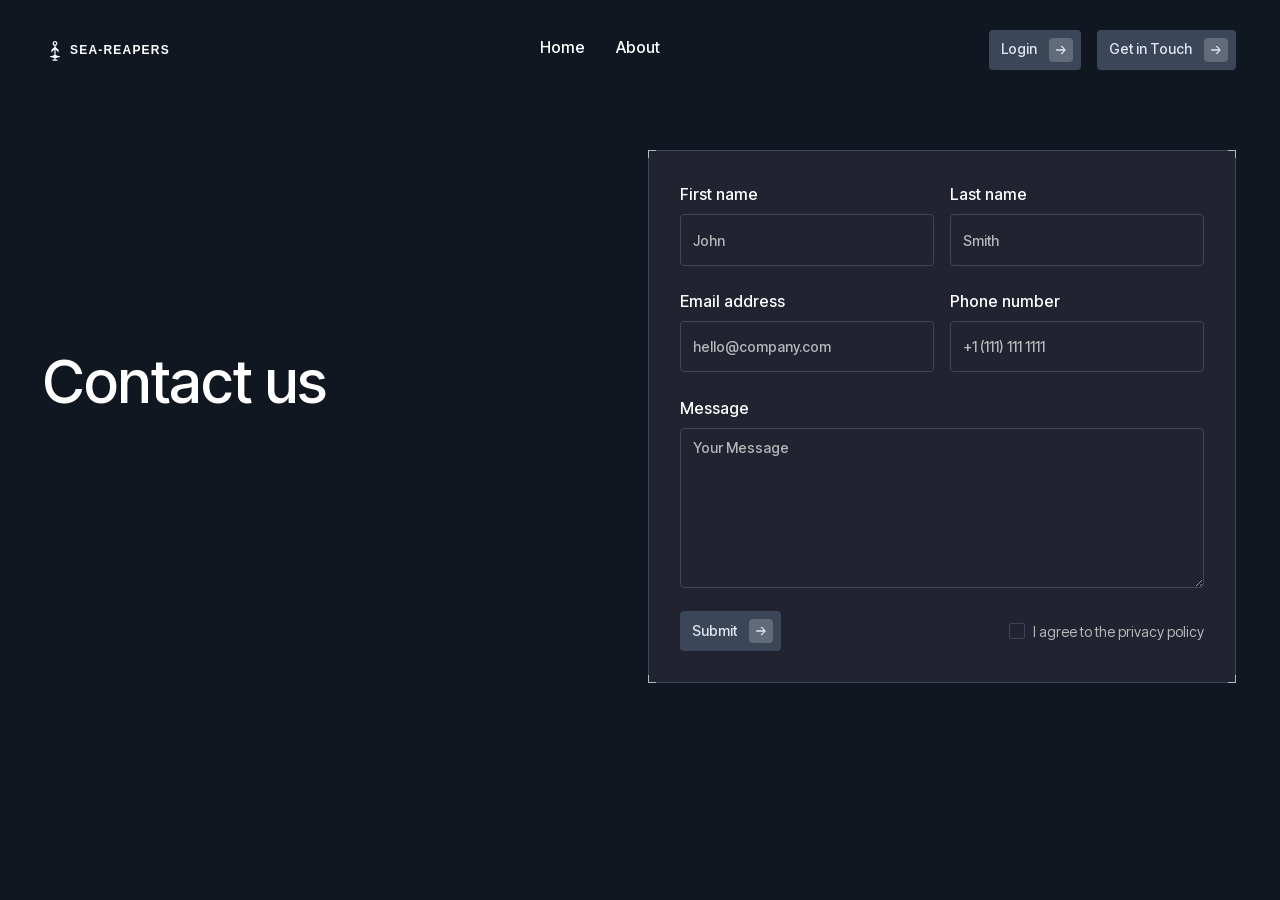
<file: contact/index.html>
<!DOCTYPE html>
<!-- This site was created in Webflow. https://webflow.com --><!-- Last Published: Fri Jan 30 2026 17:23:37 GMT+0000 (Coordinated Universal Time) -->
<html data-wf-domain="www.quartermaster.us" data-wf-page="681c6b46d18c56f07b5b37fd"
  data-wf-site="6819c8edf10133dd7a73b8a8" lang="en">

<head>
  <meta charset="utf-8">
  <title>Contact</title>
  <meta
    content="Get in touch to learn how Quartermaster can improve your maritime operations. Speak to our team about demos, installations, or partnership opportunities."
    name="description">
  <meta content="Contact Quartermaster | Talk to Our Team" property="og:title">
  <meta
    content="Get in touch to learn how Quartermaster can improve your maritime operations. Speak to our team about demos, installations, or partnership opportunities."
    property="og:description">
  <meta content="images/6837088eff3a0d54526601a1_QM_Contact_OGImage.jpg" property="og:image">
  <meta content="Contact Quartermaster | Talk to Our Team" property="twitter:title">
  <meta
    content="Get in touch to learn how Quartermaster can improve your maritime operations. Speak to our team about demos, installations, or partnership opportunities."
    property="twitter:description">
  <meta property="og:type" content="website">
  <meta content="summary_large_image" name="twitter:card">
  <meta content="width=device-width, initial-scale=1" name="viewport">
  <meta content="Webflow" name="generator">
  <link href="css/quartermaster-85851c.webflow.shared.969ea1721.css" rel="stylesheet" type="text/css"
    crossorigin="anonymous">
  <script
    type="text/javascript">!function (o, c) { var n = c.documentElement, t = " w-mod-"; n.className += t + "js", ("ontouchstart" in o || o.DocumentTouch && c instanceof DocumentTouch) && (n.className += t + "touch") }(window, document);</script>
  <link href="images/6825fdf67a9d3c11a29862bb_GM_Favicon.png" rel="shortcut icon" type="image/x-icon">
  <link href="images/6825fdfe41447dc2b2180a3f_QM_Webclip.png" rel="apple-touch-icon">
  <link rel="stylesheet" href="css/lenis.css">

  <style>
    .nav_background {
      opacity: 0;
      /* Hide it initially */

    }
  </style>

  <style>
    /* Line Animation */
    html:not(.gsap-not-found) [data-prevent-flicker='true'] {
      visibility: hidden;
    }

    .line-mask,
    .word-mask,
    .char-mask {
      padding-block: 0.1em;
      margin-block: -0.1em;
    }
  </style>
  <noscript>
    <style>
      [data-prevent-flicker='true'] {
        visibility: visible !important;
      }
    </style>
  </noscript>
</head>

<body class="u-theme-dark">
  <div class="page_wrap">
    <div class="page_code_wrap u-theme-dark">
      <div class="page_code_base w-embed">
        <style>
          :root {
            --site--max-width: min(var(--site--width), 100vw);
            --container--main: calc(var(--site--max-width) - var(--site--margin) * 2);
            --container--full: calc(100vw - var(--site--margin) * 2);
            --container--small: calc(var(--column-width--plus-gutter) * (var(--site--column-count) - 2) - var(--site--gutter));
            --site--gutter-total: calc(var(--site--gutter) * (var(--site--column-count) - 1));
            --column-width--1: calc((var(--container--main) - var(--site--gutter-total)) / var(--site--column-count));
            --column-width--plus-gutter: calc(var(--column-width--1) + var(--site--gutter));
            --column-width--2: calc(var(--column-width--plus-gutter) * 2 - var(--site--gutter));
            --column-width--3: calc(var(--column-width--plus-gutter) * 3 - var(--site--gutter));
            --column-width--4: calc(var(--column-width--plus-gutter) * 4 - var(--site--gutter));
            --column-width--5: calc(var(--column-width--plus-gutter) * 5 - var(--site--gutter));
            --column-width--6: calc(var(--column-width--plus-gutter) * 6 - var(--site--gutter));
            --column-width--7: calc(var(--column-width--plus-gutter) * 7 - var(--site--gutter));
            --column-width--8: calc(var(--column-width--plus-gutter) * 8 - var(--site--gutter));
            --column-width--9: calc(var(--column-width--plus-gutter) * 9 - var(--site--gutter));
            --column-width--10: calc(var(--column-width--plus-gutter) * 10 - var(--site--gutter));
            --column-width--11: calc(var(--column-width--plus-gutter) * 11 - var(--site--gutter));
            --column-width--12: calc(var(--column-width--plus-gutter) * 12 - var(--site--gutter));
            --column-margin--1: calc(var(--column-width--plus-gutter) * 1);
            --column-margin--2: calc(var(--column-width--plus-gutter) * 2);
            --column-margin--3: calc(var(--column-width--plus-gutter) * 3);
            --column-margin--4: calc(var(--column-width--plus-gutter) * 4);
            --column-margin--5: calc(var(--column-width--plus-gutter) * 5);
            --column-margin--6: calc(var(--column-width--plus-gutter) * 6);
            --column-margin--7: calc(var(--column-width--plus-gutter) * 7);
            --column-margin--8: calc(var(--column-width--plus-gutter) * 8);
            --column-margin--9: calc(var(--column-width--plus-gutter) * 9);
            --column-margin--10: calc(var(--column-width--plus-gutter) * 10);
            --column-margin--11: calc(var(--column-width--plus-gutter) * 11);
            --column-margin--12: calc(var(--column-width--plus-gutter) * 12);
            --breakout-start: [full-start] minmax(0, 1fr) [content-start];
            --breakout-end: [content-end] minmax(0, 1fr) [full-end];
            --grid-breakout-single: var(--breakout-start) minmax(0, var(--container--main)) var(--breakout-end);
            --grid-breakout: var(--breakout-start) repeat(var(--site--column-count), minmax(0, var(--column-width--1))) var(--breakout-end);
            --_typography---text-transform--none: none;
            --_typography---text-transform--uppercase: uppercase;
            --_typography---text-transform--captialize: capitalize;
            --_typography---text-transform--lowercase: lowercase;
            --align--start: start;
            --align--center: center;
            --align--end: end;
          }

          * {
            vertical-align: bottom;
          }

          ::before,
          ::after {
            box-sizing: border-box;
          }

          html {
            background-color: var(--_theme---background);
          }

          button {
            background-color: unset;
            padding: unset;
            text-align: inherit;
          }

          button:not(:disabled) {
            cursor: pointer;
          }

          video {
            width: 100%;
            object-fit: cover;
          }

          /* remove padding of empty element */
          .wf-empty {
            padding: 0;
          }

          svg {
            max-width: 100%;
          }

          section,
          header,
          footer {
            position: relative;
          }

          @media (prefers-color-scheme: light) {
            option {
              color: black;
            }
          }

          img::selection {
            background: transparent;
          }

          /* Typography */
          body {
            text-transform: var(--_text-style---text-transform);
            font-smoothing: antialiased;
            -webkit-font-smoothing: antialiased;
          }

          /* Clear Defaults */
          a:not([class]) {
            text-decoration: underline;
          }

          h1,
          h2,
          h3,
          h4,
          h5,
          h6,
          p,
          blockquote,
          label {
            font-family: inherit;
            font-size: inherit;
            font-weight: inherit;
            line-height: inherit;
            letter-spacing: inherit;
            text-transform: inherit;
            text-wrap: inherit;
            margin-top: 0;
            margin-bottom: 0;
          }

          /* Selection Color */
          ::selection {
            background-color: var(--_theme---selection--background);
            color: var(--_theme---selection--text);
          }

          /* Margin Trim */
          :is(.u-margin-trim, .u-rich-text)> :not(:not(.w-condition-invisible) ~ :not(.w-condition-invisible)) {
            margin-top: 0;
          }

          :is(.u-margin-trim, .u-rich-text)> :not(:has(~ :not(.w-condition-invisible))) {
            margin-bottom: 0;
          }

          /* Line Height Trim */
          :is([class*="u-text-style-"], h1, h2, h3, h4, h5, h6, p):not(.w-richtext, .u-text-trim-off)::before {
            content: "";
            display: table;
            margin-bottom: calc(-0.5lh + var(--_text-style---trim-top));
          }

          :is([class*="u-text-style-"], h1, h2, h3, h4, h5, h6, p):not(.w-richtext, .u-text-trim-off)::after {
            content: "";
            display: table;
            margin-bottom: calc(-0.5lh + var(--_text-style---trim-bottom));
          }

          /* Rich Text Links */
          .w-richtext a {
            position: relative;
            z-index: 4;
          }

          /* Line Clamp */
          .u-line-clamp-1,
          .u-line-clamp-2,
          .u-line-clamp-3,
          .u-line-clamp-4 {
            -webkit-line-clamp: 1;
            -webkit-box-orient: vertical;
          }

          .u-line-clamp-2 {
            -webkit-line-clamp: 2;
          }

          .u-line-clamp-3 {
            -webkit-line-clamp: 3;
          }

          .u-line-clamp-4 {
            -webkit-line-clamp: 4;
          }

          /* Child Contain */
          .u-child-contain>* {
            width: 100%;
            max-width: inherit !important;
            margin-inline: 0 !important;
            margin-top: 0 !important;
          }

          /* Hide */
          .u-hide-if-empty:empty,
          .u-hide-if-empty:not(:has(> :not(.w-condition-invisible))),
          .u-hide-if-empty-cms:not(:has(.w-dyn-item)),
          .u-embed-js,
          .u-embed-css {
            display: none !important;
          }

          /* Focus State */
          a,
          button,
          :where([tabindex]) {
            outline-offset: var(--focus--offset-outer);
          }

          a:focus-visible,
          button:focus-visible,
          [tabindex]:focus-visible {
            outline-color: var(--_theme---text);
            outline-width: var(--focus--width);
            outline-style: solid;
          }

          /* Global / Clickable Component */
          .wf-design-mode .g_clickable_wrap {
            z-index: 0;
          }

          .g_clickable_wrap a[href="#"] {
            display: none;
          }

          .g_clickable_wrap a[href="#"]~button {
            display: block;
          }

          /* Responsive Above */
          @container threshold-large (width >=62em) {
            .u-order-unset-above {
              order: unset !important;
            }

            .u-all-unset-above {
              all: unset !important;
            }

            .u-grid-below {
              display: flex !important;
            }
          }

          @container threshold-medium (width >=48em) {
            .u-order-unset-above {
              order: unset !important;
            }

            .u-all-unset-above {
              all: unset !important;
            }

            .u-grid-below {
              display: flex !important;
            }
          }

          @container threshold-small (width >=30em) {
            .u-order-unset-above {
              order: unset !important;
            }

            .u-all-unset-above {
              all: unset !important;
            }

            .u-grid-below {
              display: flex !important;
            }
          }

          /* Responsive Below */
          @container threshold-large (width < 62em) {
            .u-order-unset-below {
              order: unset !important;
            }

            .u-all-unset-below {
              all: unset !important;
            }

            .u-grid-above {
              display: flex !important;
            }
          }

          @container threshold-medium (width < 48em) {
            .u-order-unset-below {
              order: unset !important;
            }

            .u-all-unset-below {
              all: unset !important;
            }

            .u-grid-above {
              display: flex !important;
            }
          }

          @container threshold-small (width < 30em) {
            .u-order-unset-below {
              order: unset !important;
            }

            .u-all-unset-below {
              all: unset !important;
            }

            .u-grid-above {
              display: flex !important;
            }
          }
        </style>
      </div>
      <div class="page_code_custom w-embed">
        <style>
          .heading-gradient {
            background: linear-gradient(0deg, var(--_theme---primary-text), var(--_theme---secondary-text));
            -webkit-background-clip: text;
            -webkit-text-fill-color: transparent;
            color: transparent;
          }
        </style>
      </div>
      <div class="page_code_buttons w-embed">
        <style>
          /* Global attribute to easily control easing and timing of all targetted elements */
          [data-button-anim-target] {
            transition: transform 0.525s cubic-bezier(0.625, 0.05, 0, 1);
          }

          /* Fake a duplicate text element using text shadow without blur  */
          /* We save the distance in a variable for easy use in the CSS animation */
          .btn-icon-content__text {
            --text-duplicate-distance: 1.5em;
            text-shadow: 0px var(--text-duplicate-distance) currentColor;
          }

          /* Only apply hover animations if they are actually not supported */
          @media (hover:hover) and (pointer:fine) {

            .btn-icon-link:hover .btn-icon-content__text {
              transform: translate(0px, calc(-1 * var(--text-duplicate-distance)));
            }

            .btn-icon-link:hover .btn-icon-icon__bg {
              transform: rotate(90deg);
            }

            .btn-icon-link:hover .btn-icon-icon__arrow {
              transform: translate(200%, 0px);
            }

            .btn-icon-link:hover .btn-icon-content__bg {
              transform: translate(0px, 0%) rotate(0deg);
            }

          }
        </style>

        <style>
          @media (hover: hover) {
            .footer_link_wrap:is(:hover, :focus-visible) .footer_link_line {
              transform: scaleX(1);
              transform-origin: 0% 50%;
            }
          }
        </style>
      </div>
      <style>
        :root {
          --site--margin: clamp(1rem, 0.42857142857142855rem + 2.857142857142857vw, 3rem);
          --_typography---font-size--display: clamp(4rem, 3.7142857142857144rem + 1.4285714285714286vw, 5rem);
          --_typography---font-size--h1: clamp(3rem, 2.5714285714285716rem + 2.142857142857143vw, 4.5rem);
          --_typography---font-size--h2: clamp(2rem, 1.4285714285714286rem + 2.857142857142857vw, 4rem);
          --_typography---font-size--h3: clamp(2rem, 1.5714285714285714rem + 2.142857142857143vw, 3.5rem);
          --_typography---font-size--h4: clamp(2rem, 1.7142857142857142rem + 1.4285714285714286vw, 3rem);
          --_typography---font-size--h5: clamp(1.375rem, 1.0535714285714286rem + 1.607142857142857vw, 2.5rem);
          --_typography---font-size--h6: clamp(1rem, 0.7142857142857143rem + 1.4285714285714286vw, 2rem);
          --_typography---font-size--text-large: clamp(1rem, 0.9642857142857143rem + 0.17857142857142858vw, 1.125rem);
          --_typography---font-size--text-main: clamp(1rem, 1rem + 0vw, 1rem);
          --_typography---font-size--text-small: clamp(0.875rem, 0.875rem + 0vw, 0.875rem);
          --_spacing---space--1: clamp(0.375rem, 0.3392857142857143rem + 0.17857142857142858vw, 0.5rem);
          --_spacing---space--2: clamp(0.625rem, 0.5892857142857143rem + 0.17857142857142858vw, 0.75rem);
          --_spacing---space--3: clamp(0.875rem, 0.8392857142857143rem + 0.17857142857142858vw, 1rem);
          --_spacing---space--4: clamp(1.25rem, 1.1785714285714286rem + 0.35714285714285715vw, 1.5rem);
          --_spacing---space--5: clamp(1.75rem, 1.6785714285714286rem + 0.35714285714285715vw, 2rem);
          --_spacing---space--6: clamp(2rem, 1.8571428571428572rem + 0.7142857142857143vw, 2.5rem);
          --_spacing---space--7: clamp(2.25rem, 2.0357142857142856rem + 1.0714285714285714vw, 3rem);
          --_spacing---space--8: clamp(2.5rem, 2.0714285714285716rem + 2.142857142857143vw, 4rem);
          --_spacing---section-space--small: clamp(3rem, 2.4285714285714284rem + 2.857142857142857vw, 5rem);
          --_spacing---section-space--main: clamp(4rem, 3.142857142857143rem + 4.285714285714286vw, 7rem);
          --_spacing---section-space--large: clamp(5.5rem, 4.214285714285714rem + 6.428571428571428vw, 10rem);
          --_spacing---section-space--page-top: clamp(7rem, 5rem + 10vw, 14rem);
        }
      </style>
    </div>
    <div class="styleguide_guide_wrap">
      <div class="w-embed">
        <style>
          html.wf-design-mode .styleguide_guide_wrap {
            display: block;
          }

          .styleguide_guide_layout {
            counter-reset: gridguides;
          }

          .styleguide_guide_layout>div::before {
            counter-increment: gridguides;
            content: counter(gridguides);
          }
        </style>
      </div>
      <div data-padding-bottom="none" data-padding-top="none" class="styleguide_guide_contain u-container">
        <div class="styleguide_guide_layout">
          <div class="styleguide_guide_column"></div>
          <div class="styleguide_guide_column"></div>
          <div class="styleguide_guide_column"></div>
          <div class="styleguide_guide_column"></div>
          <div class="styleguide_guide_column"></div>
          <div class="styleguide_guide_column"></div>
          <div class="styleguide_guide_column"></div>
          <div class="styleguide_guide_column"></div>
          <div class="styleguide_guide_column"></div>
          <div class="styleguide_guide_column"></div>
          <div class="styleguide_guide_column"></div>
          <div class="styleguide_guide_column"></div>
          <div class="styleguide_guide_column"></div>
          <div class="styleguide_guide_column"></div>
          <div class="styleguide_guide_column"></div>
          <div class="styleguide_guide_column"></div>
          <div class="styleguide_guide_column"></div>
          <div class="styleguide_guide_column"></div>
          <div class="styleguide_guide_column"></div>
          <div class="styleguide_guide_column"></div>
          <div class="styleguide_guide_column"></div>
          <div class="styleguide_guide_column"></div>
          <div class="styleguide_guide_column"></div>
          <div class="styleguide_guide_column"></div>
        </div>
      </div>
    </div>
    <div class="nav_component">
      <div class="w-embed">
        <style>
          :root {
            --nav--height: calc(var(--_spacing---space--6) + var(--_spacing---space--8));
            --nav--banner-height: 2.4rem;
            --nav--height-total: var(--nav--height);
            --nav--icon-thickness: var(--border-width--main);
            --nav--hamburger-thickness: var(--nav--icon-thickness);
            --nav--hamburger-gap: var(--_spacing---space--1);
            --nav--hamburger-rotate: 45;
            --nav--menu-open-duration: 400ms;
            --nav--menu-close-duration: 400ms;
            --nav--dropdown-duration: 400ms;
            --nav--dropdown-open-duration: 400ms;
            --nav--dropdown-delay: 0ms;
          }

          /* on smaller screens */
          @media (width < 60em) {

            /* disable scroll when mobile menu is open */
            body:has(.nav_component .w-nav-button.w--open) {
              overflow: hidden;
            }
          }

          /* on larger screens */
          @container (min-width: 60em) {

            /* show desktop nav & dropdown backdrop */
            .nav_wrap.is-desktop,
            .nav_dropdown_backdrop {
              display: block;
            }

            /* hide mobile nav & mobile menu backdrop */
            .nav_wrap.is-mobile,
            .nav_menu_backdrop {
              display: none;
            }
          }

          /* dropdown list: initial state */
          html:not(.wf-design-mode) .nav_dropdown_component>.w-dropdown-list {
            /* removes display none to enable css transitions */
            display: grid !important;
            grid-template-columns: minmax(0, 1fr);
            /* sets list to 0 height by default */
            grid-template-rows: 0fr;
            transition: grid-template-rows var(--nav--dropdown-duration);
            /* makes list content not focusable when closed */
            visibility: hidden;
            opacity: 0;
          }

          /* makes list content focusable when opened */
          html:not(.wf-design-mode) .nav_dropdown_component>.w-dropdown-list.w--open {
            visibility: visible;
            opacity: 1;
          }

          /* sets list child to overflow hidden to enable css height transition */
          .nav_dropdown_component>.w-dropdown-list>* {
            overflow: hidden;
          }

          /* set open state of dropdown list */
          .nav_dropdown_component:has(> .w-dropdown-toggle[aria-expanded="true"])>.w-dropdown-list {
            --nav--dropdown-duration: var(--nav--dropdown-open-duration);
            grid-template-rows: 1fr;
          }

          /* on desktop, delay dropdown opening if another dropdown is open */
          .nav_wrap.is-desktop:has(.nav_dropdown_component > .w-dropdown-toggle.w--open[aria-expanded="false"]) .nav_dropdown_component:has(> .w--open[aria-expanded="true"])>.w-dropdown-list {
            transition-delay: var(--nav--dropdown-duration);
          }

          /* reveal dropdown backdrop when dropdown open */
          .nav_dropdown_backdrop {
            transition: opacity var(--nav--dropdown-duration);
          }

          body:has(.nav_dropdown_component > [aria-expanded="true"]) .nav_dropdown_backdrop {
            opacity: 1;
          }

          /* rotate arrow inside open dropdown */
          .w-dropdown-toggle[aria-expanded="true"] .nav_links_svg {
            transform: rotate(-180deg);
          }

          /* fade out other dropdown links when link is hovered */
          @media (hover: hover) and (pointer: fine) {
            body:has(.nav_dropdown_item:hover) .nav_dropdown_item:not(:hover)>*>* {
              opacity: 0.5;
            }
          }

          /* animate first hamburger line when opened */
          .nav_component .w-nav-button.w--open>*> :first-child {
            transform: translateY(calc(var(--nav--hamburger-thickness) * 0.5 + var(--nav--hamburger-gap) * 0.5)) rotate(calc(var(--nav--hamburger-rotate) * -1deg));
          }

          /* animate second hamburger line when opened */
          .nav_component .w-nav-button.w--open>*> :last-child {
            transform: translateY(calc(var(--nav--hamburger-thickness) * -0.5 + var(--nav--hamburger-gap) * -0.5)) rotate(calc(var(--nav--hamburger-rotate) * 1deg));
          }

          /* reveal mobile menu backdrop on menu open */
          .nav_menu_backdrop {
            transition: opacity var(--nav--menu-close-duration);
          }

          .nav_component:has(.w-nav-button.w--open) .nav_menu_backdrop {
            opacity: 1;
          }

          /* menu animations */
          @keyframes menuOpen {
            from {
              clip-path: polygon(0 0, 100% 0, 100% 0, 0 0);
            }

            to {
              clip-path: polygon(0 0, 100% 0, 100% 100%, 0 100%);
            }
          }

          @keyframes menuClose {
            from {
              clip-path: polygon(0 0, 100% 0, 100% 100%, 0 100%);
            }

            to {
              clip-path: polygon(0 0, 100% 0, 100% 0, 0 0);
            }
          }

          /* menu open */
          .nav_component:has(.w-nav-button.w--open) .w-nav-menu {
            animation: menuOpen var(--nav--menu-open-duration) ease-in-out forwards;
          }

          /* menu close */
          .nav_component:has(.w-nav-button:not(.w--open)) .w-nav-menu {
            animation: menuClose var(--nav--menu-close-duration) ease-in-out forwards;
          }

          /* position overflow to top of screen */
          .nav_component .w-nav-overlay {
            top: 0;
            min-height: 100vh;
          }

          /* search focus underline */
          .nav_search_wrap:has(input:focus-visible) {
            border-color: var(--_theme---text);
          }

          /* open dropdown on mobile */
          .nav_wrap.is-mobile [data-open-on-mobile]>.w-dropdown-toggle {
            display: none;
          }

          .nav_wrap.is-mobile [data-open-on-mobile]>.w-dropdown-list {
            visibility: visible;
            opacity: 1;
            display: block;
            grid-template-rows: 1fr;
          }

          /* Rotate Nav Banner Arrow When External Link */
          a[target="_blank"] .nav_banner_svg {
            transform: rotate(-45deg);
          }

          /* nav banner */
          html:has(.nav_banner_wrap:not(.w-condition-invisible)):not(.hide-nav-banner) {
            --nav--height-total: calc(var(--nav--banner-height) + var(--nav--height));
          }

          .hide-nav-banner .nav_banner_wrap {
            display: none;
          }
        </style>
      </div><a href="/#main" class="nav_skip_wrap w-inline-block">
        <div class="nav_skip_text u-text-style-small">Skip to main content</div>
      </a>
      <div role="banner" class="nav_wrap is-desktop">
        <div class="nav_background"></div>
        <div class="nav_contain u-container"><a aria-label="Home Page" href="/"
            class="nav_logo_wrap w-inline-block"><svg xmlns="http://www.w3.org/2000/svg" width="100%"
              viewBox="0 0 280 40" fill="none" aria-hidden="true">
              <!-- Anchor Icon -->
              <path d="M20 5C17.794 5 16 6.794 16 9C16 10.859 17.28 12.411 19 12.858V28.268C17.526 28.612 16.132 29.206 14.868 30H12V32H14.868C16.132 32.794 17.526 33.388 19 33.732V36H16V38H24V36H21V33.732C22.474 33.388 23.868 32.794 25.132 32H28V30H25.132C23.868 29.206 22.474 28.612 21 28.268V12.858C22.72 12.411 24 10.859 24 9C24 6.794 22.206 5 20 5ZM20 7C21.103 7 22 7.897 22 9C22 10.103 21.103 11 20 11C18.897 11 18 10.103 18 9C18 7.897 18.897 7 20 7ZM19 15L14 20V24L19 19V15ZM21 15V19L26 24V20L21 15Z" fill="currentColor"/>
              
              <!-- SEA-REAPERS Text -->
              <text x="45" y="27" font-family="Arial, sans-serif" font-size="20" font-weight="900" letter-spacing="2" fill="currentColor">SEA-REAPERS</text>
            </svg></a>
          <nav role="navigation" class="nav_desktop_layout">
            <div class="nav_links_component is-desktop">
              <ul role="list" class="nav_links_wrap w-list-unstyled is-desktop">
                <li class="nav_links_item"><a href="/" class="footer_link_wrap is-nav w-inline-block is-desktop">
                    <div class="footer_link_text">Home</div>
                    <div class="footer_link_line"></div>
                  </a></li>
                <li class="nav_links_item"><a href="/about/" class="footer_link_wrap is-nav w-inline-block is-desktop">
                    <div class="footer_link_text">About</div>
                    <div class="footer_link_line"></div>
                  </a></li>
              </ul>
              <ul role="list" class="nav_actions_wrap w-list-unstyled is-desktop">
                <li class="nav_buttons_item is-desktop">
                  <div data-wf--button--variant="base" class="btn-icon-link">
                    <div class="btn-icon-content">
                      <div class="btn-icon-content__mask"><span data-button-anim-target=""
                          class="btn-icon-content__text">Login</span></div>
                      <div data-icon-size="normal" class="btn-icon-icon">
                        <div data-button-anim-target="" class="btn-icon-icon__bg"></div>
                        <div class="btn-icon-icon__wrap">
                          <div class="btn-icon-icon__list"><svg xmlns="http://www.w3.org/2000/svg" width="100%"
                              viewBox="0 0 10 8" fill="none" data-button-anim-target="" class="btn-icon-icon__arrow">
                              <path
                                d="M4.45231 0.385986H6.02531L9.30131 3.99999L6.02531 7.61399H4.45231L7.40331 4.58499H0.695312V3.42799H7.41631L4.45231 0.385986Z"
                                fill="currentColor"></path>
                            </svg><svg xmlns="http://www.w3.org/2000/svg" width="100%" viewBox="0 0 10 8" fill="none"
                              data-button-anim-target="" class="btn-icon-icon__arrow">
                              <path
                                d="M4.45231 0.385986H6.02531L9.30131 3.99999L6.02531 7.61399H4.45231L7.40331 4.58499H0.695312V3.42799H7.41631L4.45231 0.385986Z"
                                fill="currentColor"></path>
                            </svg><svg xmlns="http://www.w3.org/2000/svg" width="100%" viewBox="0 0 10 8" fill="none"
                              data-button-anim-target="" class="btn-icon-icon__arrow">
                              <path
                                d="M4.45231 0.385986H6.02531L9.30131 3.99999L6.02531 7.61399H4.45231L7.40331 4.58499H0.695312V3.42799H7.41631L4.45231 0.385986Z"
                                fill="currentColor"></path>
                            </svg></div>
                        </div>
                      </div>
                      <div data-button-anim-target="" class="btn-icon-content__bg"></div>
                    </div>
                    <div class="g_clickable_wrap"><a target="" href="/login/"
                        class="g_clickable_link w-inline-block"><span class="g_clickable_text u-sr-only">Login</span></a><button type="button" class="g_clickable_btn"><span
                          class="g_clickable_text u-sr-only">Login</span></button></div>
                  </div>
                </li>
                <li class="nav_buttons_item is-main is-desktop">
                  <div data-wf--button--variant="base" class="btn-icon-link">
                    <div class="btn-icon-content">
                      <div class="btn-icon-content__mask"><span data-button-anim-target=""
                          class="btn-icon-content__text">Get in Touch</span></div>
                      <div data-icon-size="normal" class="btn-icon-icon">
                        <div data-button-anim-target="" class="btn-icon-icon__bg"></div>
                        <div class="btn-icon-icon__wrap">
                          <div class="btn-icon-icon__list"><svg xmlns="http://www.w3.org/2000/svg" width="100%"
                              viewBox="0 0 10 8" fill="none" data-button-anim-target="" class="btn-icon-icon__arrow">
                              <path
                                d="M4.45231 0.385986H6.02531L9.30131 3.99999L6.02531 7.61399H4.45231L7.40331 4.58499H0.695312V3.42799H7.41631L4.45231 0.385986Z"
                                fill="currentColor"></path>
                            </svg><svg xmlns="http://www.w3.org/2000/svg" width="100%" viewBox="0 0 10 8" fill="none"
                              data-button-anim-target="" class="btn-icon-icon__arrow">
                              <path
                                d="M4.45231 0.385986H6.02531L9.30131 3.99999L6.02531 7.61399H4.45231L7.40331 4.58499H0.695312V3.42799H7.41631L4.45231 0.385986Z"
                                fill="currentColor"></path>
                            </svg><svg xmlns="http://www.w3.org/2000/svg" width="100%" viewBox="0 0 10 8" fill="none"
                              data-button-anim-target="" class="btn-icon-icon__arrow">
                              <path
                                d="M4.45231 0.385986H6.02531L9.30131 3.99999L6.02531 7.61399H4.45231L7.40331 4.58499H0.695312V3.42799H7.41631L4.45231 0.385986Z"
                                fill="currentColor"></path>
                            </svg></div>
                        </div>
                      </div>
                      <div data-button-anim-target="" class="btn-icon-content__bg"></div>
                    </div>
                    <div class="g_clickable_wrap"><a target="" href="/contact/" aria-current="page"
                        class="g_clickable_link w-inline-block w--current"><span class="g_clickable_text u-sr-only">Get
                          in Touch</span></a><button type="button" class="g_clickable_btn"><span
                          class="g_clickable_text u-sr-only">Get in Touch</span></button></div>
                  </div>
                </li>
              </ul>
            </div>
          </nav>
        </div>
      </div>
      <div data-animation="default" data-collapse="all" data-duration="400" data-easing="ease" data-easing2="ease"
        role="banner" class="nav_wrap is-mobile w-nav">
        <div class="nav_background"></div>
        <div class="nav_mobile_contain u-container"><a aria-label="Home Page" href="/"
            class="nav_logo_wrap w-inline-block"><svg xmlns="http://www.w3.org/2000/svg" width="100%"
              viewBox="0 0 280 40" fill="none" aria-hidden="true">
              <!-- Anchor Icon -->
              <path d="M20 5C17.794 5 16 6.794 16 9C16 10.859 17.28 12.411 19 12.858V28.268C17.526 28.612 16.132 29.206 14.868 30H12V32H14.868C16.132 32.794 17.526 33.388 19 33.732V36H16V38H24V36H21V33.732C22.474 33.388 23.868 32.794 25.132 32H28V30H25.132C23.868 29.206 22.474 28.612 21 28.268V12.858C22.72 12.411 24 10.859 24 9C24 6.794 22.206 5 20 5ZM20 7C21.103 7 22 7.897 22 9C22 10.103 21.103 11 20 11C18.897 11 18 10.103 18 9C18 7.897 18.897 7 20 7ZM19 15L14 20V24L19 19V15ZM21 15V19L26 24V20L21 15Z" fill="currentColor"/>
              
              <!-- SEA-REAPERS Text -->
              <text x="45" y="27" font-family="Arial, sans-serif" font-size="20" font-weight="900" letter-spacing="2" fill="currentColor">SEA-REAPERS</text>
            </svg></a>
          <nav role="navigation" class="nav_menu_wrap w-nav-menu">
            <div data-lenis-prevent="" class="nav_menu_scroll">
              <div class="nav_menu_contain u-container">
                <div class="nav_links_component">
                  <ul role="list" class="nav_links_wrap w-list-unstyled">
                    <li class="nav_links_item"><a href="/" class="footer_link_wrap is-nav w-inline-block">
                        <div class="footer_link_text">Home</div>
                        <div class="footer_link_line"></div>
                      </a></li>
                    <li class="nav_links_item"><a href="/about/" class="footer_link_wrap is-nav w-inline-block">
                        <div class="footer_link_text">About</div>
                        <div class="footer_link_line"></div>
                      </a></li>
                  </ul>
                  <ul role="list" class="nav_actions_wrap w-list-unstyled">
                    <li class="nav_buttons_item">
                      <div data-wf--button--variant="base" class="btn-icon-link">
                        <div class="btn-icon-content">
                          <div class="btn-icon-content__mask"><span data-button-anim-target=""
                              class="btn-icon-content__text">Login</span></div>
                          <div data-icon-size="normal" class="btn-icon-icon">
                            <div data-button-anim-target="" class="btn-icon-icon__bg"></div>
                            <div class="btn-icon-icon__wrap">
                              <div class="btn-icon-icon__list"><svg xmlns="http://www.w3.org/2000/svg" width="100%"
                                  viewBox="0 0 10 8" fill="none" data-button-anim-target=""
                                  class="btn-icon-icon__arrow">
                                  <path
                                    d="M4.45231 0.385986H6.02531L9.30131 3.99999L6.02531 7.61399H4.45231L7.40331 4.58499H0.695312V3.42799H7.41631L4.45231 0.385986Z"
                                    fill="currentColor"></path>
                                </svg><svg xmlns="http://www.w3.org/2000/svg" width="100%" viewBox="0 0 10 8"
                                  fill="none" data-button-anim-target="" class="btn-icon-icon__arrow">
                                  <path
                                    d="M4.45231 0.385986H6.02531L9.30131 3.99999L6.02531 7.61399H4.45231L7.40331 4.58499H0.695312V3.42799H7.41631L4.45231 0.385986Z"
                                    fill="currentColor"></path>
                                </svg><svg xmlns="http://www.w3.org/2000/svg" width="100%" viewBox="0 0 10 8"
                                  fill="none" data-button-anim-target="" class="btn-icon-icon__arrow">
                                  <path
                                    d="M4.45231 0.385986H6.02531L9.30131 3.99999L6.02531 7.61399H4.45231L7.40331 4.58499H0.695312V3.42799H7.41631L4.45231 0.385986Z"
                                    fill="currentColor"></path>
                                </svg></div>
                            </div>
                          </div>
                          <div data-button-anim-target="" class="btn-icon-content__bg"></div>
                        </div>
                        <div class="g_clickable_wrap"><a target="" href="/login/"
                            class="g_clickable_link w-inline-block"><span class="g_clickable_text u-sr-only">Login</span></a><button type="button" class="g_clickable_btn"><span
                              class="g_clickable_text u-sr-only">Login</span></button></div>
                      </div>
                    </li>
                    <li class="nav_buttons_item is-main">
                      <div data-wf--button--variant="base" class="btn-icon-link">
                        <div class="btn-icon-content">
                          <div class="btn-icon-content__mask"><span data-button-anim-target=""
                              class="btn-icon-content__text">Get in Touch</span></div>
                          <div data-icon-size="normal" class="btn-icon-icon">
                            <div data-button-anim-target="" class="btn-icon-icon__bg"></div>
                            <div class="btn-icon-icon__wrap">
                              <div class="btn-icon-icon__list"><svg xmlns="http://www.w3.org/2000/svg" width="100%"
                                  viewBox="0 0 10 8" fill="none" data-button-anim-target=""
                                  class="btn-icon-icon__arrow">
                                  <path
                                    d="M4.45231 0.385986H6.02531L9.30131 3.99999L6.02531 7.61399H4.45231L7.40331 4.58499H0.695312V3.42799H7.41631L4.45231 0.385986Z"
                                    fill="currentColor"></path>
                                </svg><svg xmlns="http://www.w3.org/2000/svg" width="100%" viewBox="0 0 10 8"
                                  fill="none" data-button-anim-target="" class="btn-icon-icon__arrow">
                                  <path
                                    d="M4.45231 0.385986H6.02531L9.30131 3.99999L6.02531 7.61399H4.45231L7.40331 4.58499H0.695312V3.42799H7.41631L4.45231 0.385986Z"
                                    fill="currentColor"></path>
                                </svg><svg xmlns="http://www.w3.org/2000/svg" width="100%" viewBox="0 0 10 8"
                                  fill="none" data-button-anim-target="" class="btn-icon-icon__arrow">
                                  <path
                                    d="M4.45231 0.385986H6.02531L9.30131 3.99999L6.02531 7.61399H4.45231L7.40331 4.58499H0.695312V3.42799H7.41631L4.45231 0.385986Z"
                                    fill="currentColor"></path>
                                </svg></div>
                            </div>
                          </div>
                          <div data-button-anim-target="" class="btn-icon-content__bg"></div>
                        </div>
                        <div class="g_clickable_wrap"><a target="" href="/contact/" aria-current="page"
                            class="g_clickable_link w-inline-block w--current"><span
                              class="g_clickable_text u-sr-only">Get in Touch</span></a><button type="button"
                            class="g_clickable_btn"><span class="g_clickable_text u-sr-only">Get in
                              Touch</span></button></div>
                      </div>
                    </li>
                  </ul>
                </div>
              </div>
            </div>
          </nav>
          <div class="nav_btn_wrap w-nav-button">
            <div class="nav_btn_layout">
              <div class="nav_btn_line"></div>
              <div class="nav_btn_line"></div>
            </div>
          </div>
        </div>
      </div>
      <div class="nav_dropdown_backdrop"></div>
      <div class="nav_menu_backdrop"></div>
    </div>
    <main id="main" class="page_main">
      <section class="contact_main_wrap">
        <div data-wf--global-section-space--section-space="large"
          class="g_section_space w-variant-8cc18b30-4618-8767-0111-f6abfe45aaa3"></div>
        <div class="contact_main_contain u-container">
          <div class="contact_main_layout u-grid-autofit u-gap-row-5">
            <div data-wf--global-content--alignment="inherit" class="u-display-contents">
              <div data-stagger-children="false"
                class="g_content u-margin-trim u-align-self-center u-width-full u-flex-vertical-nowrap">
                <div data-prevent-flicker="false" data-line-reveal="false"
                  class="g_heading w-richtext u-text-style-h2 u-mb-text u-max-width-20ch u-child-contain">
                  <h1>Contact us</h1>
                </div>
                <div class="u-display-contents">
                  <div class="u-btn-group"></div>
                </div>
              </div>
            </div>
            <div class="contact_main_form_wrap">
              <div class="form_main_wrap w-form">
                <form id="email-form" name="email-form" data-name="Email Form" method="get" class="form_main_layout"
                  data-wf-page-id="681c6b46d18c56f07b5b37fd" data-wf-element-id="ae258118-3307-ca56-f8f3-e2be481bedda">
                  <div class="u-embed-css w-embed">
                    <style>
                      .form_main_radio_label:has(input:checked) .form_main_radio_circle_inner {
                        opacity: 1;
                      }

                      .form_main_radio_label:focus-within .form_main_radio_circle_wrap {
                        border-color: currentColor;
                      }

                      .form_main_checkbox_label:has(input:checked) .form_main_checkbox_box {
                        background-color: currentColor;
                      }

                      .form_main_checkbox_label:has(input:checked) .form_main_checkbox_icon {
                        opacity: 1;
                      }

                      .form_main_checkbox_label:focus-within .form_main_checkbox_box {
                        border-color: currentColor;
                      }
                    </style>
                  </div>
                  <div class="form_main_2col u-grid-autofit"><label class="form_main_field_label"><span
                        class="form_main_field_text u-weight-medium">First name</span><input
                        class="form_main_field_input w-input" maxlength="256" name="First-Name" data-name="First Name"
                        placeholder="John" type="text" id="First-Name"></label><label
                      class="form_main_field_label"><span class="form_main_field_text u-weight-medium">Last
                        name</span><input class="form_main_field_input w-input" maxlength="256" name="Last-name"
                        data-name="Last name" placeholder="Smith" type="text" id="Last-name" required=""></label></div>
                  <div class="form_main_2col u-grid-autofit"><label class="form_main_field_label"><span
                        class="form_main_field_text u-weight-medium">Email address</span><input
                        class="form_main_field_input w-input" maxlength="256" name="Email" data-name="Email"
                        placeholder="hello@company.com" type="email" id="Email"></label><label
                      class="form_main_field_label"><span class="form_main_field_text u-weight-medium">Phone
                        number</span><input class="form_main_field_input w-input" maxlength="256" name="Phone"
                        data-name="Phone" placeholder="+1 (111) 111 1111" type="tel" id="Phone" required=""></label>
                  </div><label class="form_main_field_label"><span
                      class="form_main_field_text u-weight-medium">Message</span><textarea required=""
                      placeholder="Your Message" maxlength="5000" id="your-message" name="Message-2"
                      data-name="Message 2" class="form_main_field_input is-message w-input"></textarea></label>
                  <div class="form_main_2col u-flex-horizontal-wrap u-justify-content-between">
                    <div data-wf--button--variant="base" class="btn-icon-link">
                      <div class="btn-icon-content">
                        <div class="btn-icon-content__mask"><span data-button-anim-target=""
                            class="btn-icon-content__text">Submit</span></div>
                        <div data-icon-size="normal" class="btn-icon-icon">
                          <div data-button-anim-target="" class="btn-icon-icon__bg"></div>
                          <div class="btn-icon-icon__wrap">
                            <div class="btn-icon-icon__list"><svg xmlns="http://www.w3.org/2000/svg" width="100%"
                                viewBox="0 0 10 8" fill="none" data-button-anim-target="" class="btn-icon-icon__arrow">
                                <path
                                  d="M4.45231 0.385986H6.02531L9.30131 3.99999L6.02531 7.61399H4.45231L7.40331 4.58499H0.695312V3.42799H7.41631L4.45231 0.385986Z"
                                  fill="currentColor"></path>
                              </svg><svg xmlns="http://www.w3.org/2000/svg" width="100%" viewBox="0 0 10 8" fill="none"
                                data-button-anim-target="" class="btn-icon-icon__arrow">
                                <path
                                  d="M4.45231 0.385986H6.02531L9.30131 3.99999L6.02531 7.61399H4.45231L7.40331 4.58499H0.695312V3.42799H7.41631L4.45231 0.385986Z"
                                  fill="currentColor"></path>
                              </svg><svg xmlns="http://www.w3.org/2000/svg" width="100%" viewBox="0 0 10 8" fill="none"
                                data-button-anim-target="" class="btn-icon-icon__arrow">
                                <path
                                  d="M4.45231 0.385986H6.02531L9.30131 3.99999L6.02531 7.61399H4.45231L7.40331 4.58499H0.695312V3.42799H7.41631L4.45231 0.385986Z"
                                  fill="currentColor"></path>
                              </svg></div>
                          </div>
                        </div>
                        <div data-button-anim-target="" class="btn-icon-content__bg"></div>
                      </div>
                      <div class="g_clickable_wrap"><a target="" href="#" class="g_clickable_link w-inline-block"><span
                            class="g_clickable_text u-sr-only">Submit</span></a><button type="submit"
                          class="g_clickable_btn"><span class="g_clickable_text u-sr-only">Submit</span></button></div>
                    </div>
                    <ul role="list" class="form_main_list">
                      <li class="form_main_item"><label class="form_main_checkbox_label"><input type="checkbox"
                            name="Agreed to terms" required="" class="form_main_checkbox_input"><span
                            class="form_main_checkbox_box"><svg viewBox="0 0 11 8" fill="none" aria-hidden="true"
                              class="form_main_checkbox_icon">
                              <path d="M1 4L4 7L10 1" stroke="currentColor" vector-effect="non-scaling-stroke"
                                stroke-width="0.125rem"></path>
                            </svg></span><span class="form_main_checkbox_text u-text-style-small">I agree to the privacy
                            policy</span></label></li>
                    </ul>
                  </div>
                </form>
                <div class="form_main_success_wrap w-form-done">
                  <div class="form_main_success_text">Thank you! Your submission has been received!</div>
                </div>
                <div class="form_main_error_wrap w-form-fail">
                  <div class="form_main_error_text">Oops! Something went wrong while submitting the form.</div>
                </div>
              </div>
              <div class="card_corner top-left"></div>
              <div class="card_corner top-right"></div>
              <div class="card_corner bottom-right"></div>
              <div class="card_corner bottom-left"></div>
            </div>
          </div>
        </div>
        <div data-wf--global-section-space--section-space="large"
          class="g_section_space w-variant-8cc18b30-4618-8767-0111-f6abfe45aaa3"></div>
      </section>
    </main>
  </div>
  <script data-cfasync="false" src="js/email-decode.min.js"></script>
  <script src="js/jquery-3.5.1.min.dc5e7f18c8.js" type="text/javascript" crossorigin="anonymous"></script>
  <script src="js/webflow.schunk.98375ab56683183a.js" type="text/javascript" crossorigin="anonymous"></script>
  <script src="js/webflow.adfbf4f2.cbdf1364b6f32234.js" type="text/javascript" crossorigin="anonymous"></script>
  <script src="js/gsap.min.js" type="text/javascript"></script>
  <script src="js/SplitText.min.js" type="text/javascript"></script>
  <script src="js/ScrollTrigger.min.js" type="text/javascript"></script>
  <script src="js/CustomEase.min_1.js" type="text/javascript"></script>
  <script src="js/EasePack.min.js" type="text/javascript"></script>
  <script src="js/ScrollSmoother.min.js" type="text/javascript"></script>
  <script src="js/Flip.min_1.js" type="text/javascript"></script>
  <script
    type="text/javascript">gsap.registerPlugin(SplitText, ScrollTrigger, CustomEase, EasePack, ScrollSmoother, Flip);</script>
  <script src="js/gsap.min_1.js"></script>
  <script src="js/CustomEase.min.js"></script>
  <script src="js/gsap.min_2.js"></script>
  <script src="js/ScrollTrigger.min_1.js"></script>
  <script src="js/SplitText.min_1.js"></script>
  <script src="js/Flip.min.js"></script>
  <script src="js/lenis.min.js"></script>
  <script src="js/theme-collector.js"></script>

  <script>
    // Navbar
    document.addEventListener("colorThemesReady", () => {
      function animateNav() {
        // Pre-set the initial state to prevent flash
        gsap.set(".nav_background", { opacity: 0 });

        // Timeline for navigation animation
        let tl = gsap.timeline({
          scrollTrigger: {
            trigger: "body",
            start: "top top",
            end: "100px top",
            toggleActions: "none play reverse none",
          },
        });

        // Get the current computed height of the nav
        const originalHeight = getComputedStyle(document.documentElement)
          .getPropertyValue("--nav--height")
          .trim();

        // Calculate the new height (Updated as per request)
        const newHeight = `calc(${originalHeight} - (${originalHeight} * 0.25))`;

        // Animate height change
        tl.to(".nav_component", {
          "--nav--height": newHeight,
          duration: 0.3,
          ease: "power2.out",
        });

        // Animate nav background opacity
        tl.to(".nav_background", {
          opacity: 1,
          duration: 0.5,
          ease: "power2.out",
        }, "<");
      }

      // Initialize animation
      animateNav();
    });
  </script>

  <script>
    //parallax
    gsap.registerPlugin(ScrollTrigger);

    const isDesktop = window.innerWidth >= 992; // adjust if needed (e.g. 1024 or 768)

    document.querySelectorAll('[data-parallax-y]').forEach(el => {
      const onlyDesktop = el.getAttribute('data-parallax-desktop') === 'true';

      if (onlyDesktop && !isDesktop) return;

      const yOffset = parseFloat(el.getAttribute('data-parallax-y')) || 100;

      gsap.to(el, {
        y: -yOffset,
        ease: "none",
        scrollTrigger: {
          trigger: el,
          start: "top bottom",
          end: "bottom top",
          scrub: 1,
        }
      });
    });
  </script>


  <script>
    // Line Animation
    document.addEventListener("DOMContentLoaded", () => {
      if (typeof window.gsap === "undefined") document.documentElement.classList.add("gsap-not-found");
      gsap.registerPlugin(ScrollTrigger, SplitText);
    });
  </script>


  <script>
    document.fonts.ready.then(() => {
      document.querySelectorAll("[data-line-reveal='true']").forEach((text) => {
        SplitText.create(text.children, {
          type: "lines",
          autoSplit: true,
          mask: "lines",
          linesClass: "line",
          onSplit(self) {
            return gsap.timeline({
              scrollTrigger: {
                trigger: text,
                start: "top bottom",
                end: "top 80%",
                toggleActions: "none play none reset",
              },
            })
              .from(self.lines, {
                yPercent: 130,
                delay: 0.2,
                duration: 0.6,
                stagger: { amount: 0.3 },
              });
          },
        });

        gsap.set(text, { autoAlpha: 1 });
      });
    });
  </script>

  <script>
    //stagger
    gsap.registerPlugin(ScrollTrigger, CustomEase);

    CustomEase.create("stagger-ease", "0.65, 0.05, 0.36, 1");

    gsap.utils.toArray('[data-stagger-children="true"]').forEach((section) => {
      const delayAttr = section.getAttribute('data-stagger-delay');
      const delay = delayAttr ? parseFloat(delayAttr) || 0 : 0;

      gsap.from(section.querySelectorAll(':scope > *'), {
        autoAlpha: 0,
        y: 70,
        duration: 1.2,
        ease: "stagger-ease",
        delay: delay,
        stagger: 0.1,
        scrollTrigger: {
          trigger: section,
          start: 'top 75%',
        }
      });
    });

  </script>


  <script>
    // Lenis
    const lenis = new Lenis({
      autoRaf: true,
    });
  </script>
  <script src="js/gsap.min_2.js"></script>
  <script src="js/ScrollTrigger.min_1.js"></script>
  <script src="js/SplitText.min_1.js"></script>
  <script src="js/Flip.min.js"></script>


  <script>
    gsap.registerPlugin(ScrollTrigger, Flip);

    function initFlipOnScroll() {
      let wrapperElements = document.querySelectorAll("[data-flip-element='wrapper']");
      let targetEl = document.querySelector("[data-flip-element='target']");

      let tl;
      function flipTimeline() {
        if (tl) {
          tl.kill();
          gsap.set(targetEl, { clearProps: "all" });
        }

        // Use the first and last wrapper elements for the scroll trigger.
        tl = gsap.timeline({
          scrollTrigger: {
            trigger: wrapperElements[0],
            start: "center center",
            endTrigger: wrapperElements[wrapperElements.length - 1],
            end: "center center",
            scrub: 0.25
          }
        });

        // Loop through each wrapper element.
        wrapperElements.forEach(function (element, index) {
          let nextIndex = index + 1;
          if (nextIndex < wrapperElements.length) {
            let nextWrapperEl = wrapperElements[nextIndex];
            // Calculate vertical center positions relative to the document.
            let nextRect = nextWrapperEl.getBoundingClientRect();
            let thisRect = element.getBoundingClientRect();
            let nextDistance = nextRect.top + window.pageYOffset + nextWrapperEl.offsetHeight / 2;
            let thisDistance = thisRect.top + window.pageYOffset + element.offsetHeight / 2;
            let offset = nextDistance - thisDistance;
            // Add the Flip.fit tween to the timeline.
            tl.add(
              Flip.fit(targetEl, nextWrapperEl, {
                duration: offset,
                ease: "none"
              })
            );
          }
        });
      }

      flipTimeline();

      let resizeTimer;
      window.addEventListener("resize", function () {
        clearTimeout(resizeTimer);
        resizeTimer = setTimeout(function () {
          flipTimeline();
        }, 100);
      });
    }

    // Initialize Scaling Elements on Scroll (GSAP Flip)
    document.addEventListener('DOMContentLoaded', function () {
      initFlipOnScroll();
    });
  </script>



  <script>
    gsap.registerPlugin(ScrollTrigger, SplitText)

    function initStickyTitleScroll() {
      const wraps = document.querySelectorAll('[data-sticky-title="wrap"]');

      wraps.forEach(wrap => {
        const headings = Array.from(wrap.querySelectorAll('[data-sticky-title="heading"]'));

        const masterTl = gsap.timeline({
          scrollTrigger: {
            trigger: wrap,
            start: "top 40%",
            end: "bottom bottom",
            scrub: true,
          }
        });

        const revealDuration = 0.7,
          fadeOutDuration = 0.7,
          overlapOffset = 0.15;

        headings.forEach((heading, index) => {
          // Save original heading content for screen readers
          heading.setAttribute("aria-label", heading.textContent);

          const split = new SplitText(heading, { type: "words,chars" });

          // Hide all the separate words from screenreader
          split.words.forEach(word => word.setAttribute("aria-hidden", "true"));

          // Reset visibility on the 'stacked' headings
          gsap.set(heading, { visibility: "visible" });

          const headingTl = gsap.timeline();
          headingTl.from(split.chars, {
            autoAlpha: 0,
            stagger: { amount: revealDuration, from: "start" },
            duration: revealDuration
          });

          // Animate fade-out for every heading except the last one.
          if (index < headings.length - 1) {
            headingTl.to(split.chars, {
              autoAlpha: 0,
              stagger: { amount: fadeOutDuration, from: "end" },
              duration: fadeOutDuration
            });
          }

          // Overlap the start of fade-in of the new heading a little bit
          if (index === 0) {
            masterTl.add(headingTl);
          } else {
            masterTl.add(headingTl, `-=${overlapOffset}`);
          }
        });
      });
    }

    // Initialize Sticky Title Scroll Effect
    document.addEventListener("DOMContentLoaded", () => {
      initStickyTitleScroll();
    });

  </script>
  <script defer=""
    src="https://static.cloudflareinsights.com/beacon.min.js/vcd15cbe7772f49c399c6a5babf22c1241717689176015"
    data-cf-beacon="{"
    version":"2024.11.0","token":"fe9e8bbdb29146b8bafeec881823b3f3","server_timing":{"name":{"cfcachestatus":true,"cfedge":true,"cfextpri":true,"cfl4":true,"cforigin":true,"cfspeedbrain":true},"location_startswith":null}}"=""
    crossorigin="anonymous"></script>
</body>

</html>
</file>
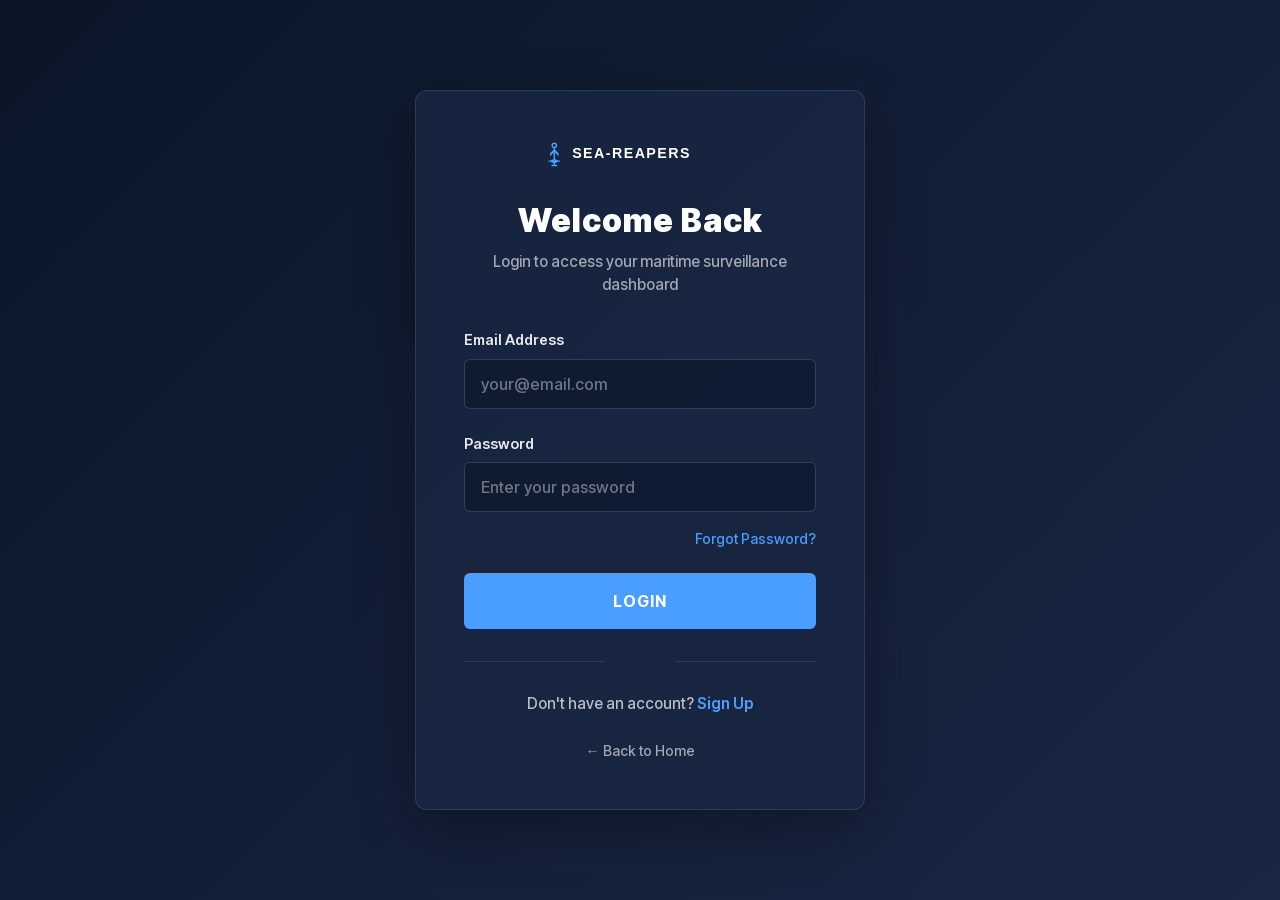
<file: login/index.html>
<!DOCTYPE html>
<html lang="en">
<head>
  <meta charset="utf-8">
  <title>Login - SEA-REAPERS</title>
  <meta content="Login to SEA-REAPERS maritime awareness platform" name="description">
  <meta content="width=device-width, initial-scale=1" name="viewport">
  <link href="../css/quartermaster-85851c.webflow.shared.969ea1721.css" rel="stylesheet" type="text/css" crossorigin="anonymous">
  <link href="../images/6825fdf67a9d3c11a29862bb_GM_Favicon.png" rel="shortcut icon" type="image/x-icon">
  <link href="../images/6825fdfe41447dc2b2180a3f_QM_Webclip.png" rel="apple-touch-icon">
  <style>
    .nav_background { opacity: 0; }
    
    .auth-container {
      min-height: 100vh;
      display: flex;
      align-items: center;
      justify-content: center;
      background: linear-gradient(135deg, #0a1628 0%, #1a2744 100%);
      padding: 2rem;
    }
    
    .auth-box {
      background: rgba(26, 39, 68, 0.8);
      border: 1px solid rgba(255, 255, 255, 0.1);
      border-radius: 12px;
      padding: 3rem;
      max-width: 450px;
      width: 100%;
      box-shadow: 0 20px 60px rgba(0, 0, 0, 0.3);
    }
    
    .auth-logo {
      text-align: center;
      margin-bottom: 2rem;
    }
    
    .auth-logo svg {
      width: 200px;
      height: auto;
    }
    
    .auth-title {
      color: #fff;
      font-size: 2rem;
      font-weight: 900;
      text-align: center;
      margin-bottom: 0.5rem;
      letter-spacing: 1px;
    }
    
    .auth-subtitle {
      color: rgba(255, 255, 255, 0.6);
      text-align: center;
      margin-bottom: 2rem;
      font-size: 0.95rem;
    }
    
    .form-group {
      margin-bottom: 1.5rem;
    }
    
    .form-label {
      display: block;
      color: rgba(255, 255, 255, 0.9);
      font-weight: 600;
      margin-bottom: 0.5rem;
      font-size: 0.9rem;
    }
    
    .form-input {
      width: 100%;
      padding: 0.875rem 1rem;
      background: rgba(10, 22, 40, 0.6);
      border: 1px solid rgba(255, 255, 255, 0.15);
      border-radius: 6px;
      color: #fff;
      font-size: 1rem;
      transition: all 0.3s ease;
    }
    
    .form-input:focus {
      outline: none;
      border-color: #4a9eff;
      background: rgba(10, 22, 40, 0.8);
    }
    
    .form-input::placeholder {
      color: rgba(255, 255, 255, 0.4);
    }
    
    .forgot-password {
      text-align: right;
      margin-top: -0.5rem;
      margin-bottom: 1.5rem;
    }
    
    .forgot-password a {
      color: #4a9eff;
      text-decoration: none;
      font-size: 0.875rem;
      transition: color 0.3s ease;
    }
    
    .forgot-password a:hover {
      color: #6bb3ff;
    }
    
    .auth-button {
      width: 100%;
      padding: 1rem;
      background: #4a9eff;
      border: none;
      border-radius: 6px;
      color: #fff;
      font-size: 1rem;
      font-weight: 700;
      cursor: pointer;
      transition: all 0.3s ease;
      text-transform: uppercase;
      letter-spacing: 1px;
    }
    
    .auth-button:hover {
      background: #3a8eef;
      transform: translateY(-2px);
      box-shadow: 0 8px 20px rgba(74, 158, 255, 0.3);
    }
    
    .auth-divider {
      text-align: center;
      margin: 2rem 0;
      color: rgba(255, 255, 255, 0.4);
      position: relative;
    }
    
    .auth-divider::before,
    .auth-divider::after {
      content: '';
      position: absolute;
      top: 50%;
      width: 40%;
      height: 1px;
      background: rgba(255, 255, 255, 0.1);
    }
    
    .auth-divider::before { left: 0; }
    .auth-divider::after { right: 0; }
    
    .auth-link {
      text-align: center;
      color: rgba(255, 255, 255, 0.7);
      font-size: 0.95rem;
    }
    
    .auth-link a {
      color: #4a9eff;
      text-decoration: none;
      font-weight: 600;
      transition: color 0.3s ease;
    }
    
    .auth-link a:hover {
      color: #6bb3ff;
    }
    
    .back-home {
      text-align: center;
      margin-top: 1.5rem;
    }
    
    .back-home a {
      color: rgba(255, 255, 255, 0.6);
      text-decoration: none;
      font-size: 0.875rem;
      transition: color 0.3s ease;
    }
    
    .back-home a:hover {
      color: rgba(255, 255, 255, 0.9);
    }
  </style>
</head>
<body class="u-theme-dark">
  <div class="auth-container">
    <div class="auth-box">
      <div class="auth-logo">
        <svg xmlns="http://www.w3.org/2000/svg" width="100%" viewBox="0 0 280 40" fill="none">
          <path d="M20 5C17.794 5 16 6.794 16 9C16 10.859 17.28 12.411 19 12.858V28.268C17.526 28.612 16.132 29.206 14.868 30H12V32H14.868C16.132 32.794 17.526 33.388 19 33.732V36H16V38H24V36H21V33.732C22.474 33.388 23.868 32.794 25.132 32H28V30H25.132C23.868 29.206 22.474 28.612 21 28.268V12.858C22.72 12.411 24 10.859 24 9C24 6.794 22.206 5 20 5ZM20 7C21.103 7 22 7.897 22 9C22 10.103 21.103 11 20 11C18.897 11 18 10.103 18 9C18 7.897 18.897 7 20 7ZM19 15L14 20V24L19 19V15ZM21 15V19L26 24V20L21 15Z" fill="#4a9eff"/>
          <text x="45" y="27" font-family="Arial, sans-serif" font-size="20" font-weight="900" letter-spacing="2" fill="#fff">SEA-REAPERS</text>
        </svg>
      </div>
      
      <h1 class="auth-title">Welcome Back</h1>
      <p class="auth-subtitle">Login to access your maritime surveillance dashboard</p>
      
      <form>
        <div class="form-group">
          <label class="form-label" for="email">Email Address</label>
          <input class="form-input" type="email" id="email" name="email" placeholder="your@email.com" required>
        </div>
        
        <div class="form-group">
          <label class="form-label" for="password">Password</label>
          <input class="form-input" type="password" id="password" name="password" placeholder="Enter your password" required>
        </div>
        
        <div class="forgot-password">
          <a href="#">Forgot Password?</a>
        </div>
        
        <button type="submit" class="auth-button">Login</button>
      </form>
      
      <div class="auth-divider">OR</div>
      
      <p class="auth-link">
        Don't have an account? <a href="/signup/">Sign Up</a>
      </p>
      
      <div class="back-home">
        <a href="/">← Back to Home</a>
      </div>
    </div>
  </div>
</body>
</html>
</file>
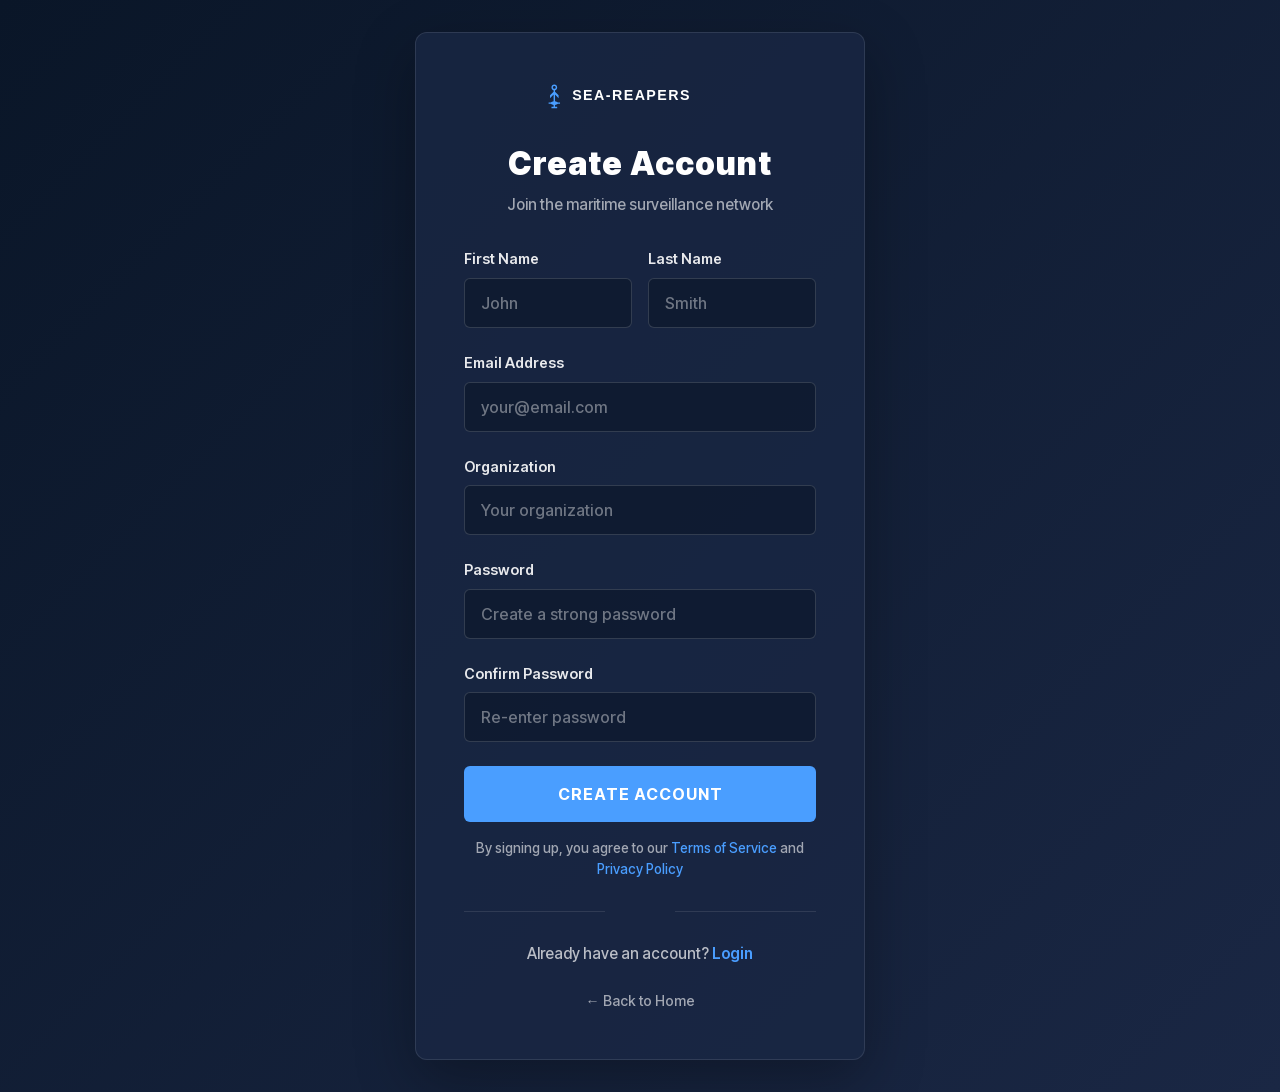
<file: signup/index.html>
<!DOCTYPE html>
<html lang="en">
<head>
  <meta charset="utf-8">
  <title>Sign Up - SEA-REAPERS</title>
  <meta content="Create your SEA-REAPERS account for maritime awareness platform" name="description">
  <meta content="width=device-width, initial-scale=1" name="viewport">
  <link href="../css/quartermaster-85851c.webflow.shared.969ea1721.css" rel="stylesheet" type="text/css" crossorigin="anonymous">
  <link href="../images/6825fdf67a9d3c11a29862bb_GM_Favicon.png" rel="shortcut icon" type="image/x-icon">
  <link href="../images/6825fdfe41447dc2b2180a3f_QM_Webclip.png" rel="apple-touch-icon">
  <style>
    .nav_background { opacity: 0; }
    
    .auth-container {
      min-height: 100vh;
      display: flex;
      align-items: center;
      justify-content: center;
      background: linear-gradient(135deg, #0a1628 0%, #1a2744 100%);
      padding: 2rem;
    }
    
    .auth-box {
      background: rgba(26, 39, 68, 0.8);
      border: 1px solid rgba(255, 255, 255, 0.1);
      border-radius: 12px;
      padding: 3rem;
      max-width: 450px;
      width: 100%;
      box-shadow: 0 20px 60px rgba(0, 0, 0, 0.3);
    }
    
    .auth-logo {
      text-align: center;
      margin-bottom: 2rem;
    }
    
    .auth-logo svg {
      width: 200px;
      height: auto;
    }
    
    .auth-title {
      color: #fff;
      font-size: 2rem;
      font-weight: 900;
      text-align: center;
      margin-bottom: 0.5rem;
      letter-spacing: 1px;
    }
    
    .auth-subtitle {
      color: rgba(255, 255, 255, 0.6);
      text-align: center;
      margin-bottom: 2rem;
      font-size: 0.95rem;
    }
    
    .form-group {
      margin-bottom: 1.5rem;
    }
    
    .form-label {
      display: block;
      color: rgba(255, 255, 255, 0.9);
      font-weight: 600;
      margin-bottom: 0.5rem;
      font-size: 0.9rem;
    }
    
    .form-input {
      width: 100%;
      padding: 0.875rem 1rem;
      background: rgba(10, 22, 40, 0.6);
      border: 1px solid rgba(255, 255, 255, 0.15);
      border-radius: 6px;
      color: #fff;
      font-size: 1rem;
      transition: all 0.3s ease;
    }
    
    .form-input:focus {
      outline: none;
      border-color: #4a9eff;
      background: rgba(10, 22, 40, 0.8);
    }
    
    .form-input::placeholder {
      color: rgba(255, 255, 255, 0.4);
    }
    
    .form-row {
      display: grid;
      grid-template-columns: 1fr 1fr;
      gap: 1rem;
    }
    
    .auth-button {
      width: 100%;
      padding: 1rem;
      background: #4a9eff;
      border: none;
      border-radius: 6px;
      color: #fff;
      font-size: 1rem;
      font-weight: 700;
      cursor: pointer;
      transition: all 0.3s ease;
      text-transform: uppercase;
      letter-spacing: 1px;
    }
    
    .auth-button:hover {
      background: #3a8eef;
      transform: translateY(-2px);
      box-shadow: 0 8px 20px rgba(74, 158, 255, 0.3);
    }
    
    .terms {
      margin-top: 1rem;
      margin-bottom: 1.5rem;
      font-size: 0.85rem;
      color: rgba(255, 255, 255, 0.6);
      text-align: center;
    }
    
    .terms a {
      color: #4a9eff;
      text-decoration: none;
    }
    
    .terms a:hover {
      color: #6bb3ff;
    }
    
    .auth-divider {
      text-align: center;
      margin: 2rem 0;
      color: rgba(255, 255, 255, 0.4);
      position: relative;
    }
    
    .auth-divider::before,
    .auth-divider::after {
      content: '';
      position: absolute;
      top: 50%;
      width: 40%;
      height: 1px;
      background: rgba(255, 255, 255, 0.1);
    }
    
    .auth-divider::before { left: 0; }
    .auth-divider::after { right: 0; }
    
    .auth-link {
      text-align: center;
      color: rgba(255, 255, 255, 0.7);
      font-size: 0.95rem;
    }
    
    .auth-link a {
      color: #4a9eff;
      text-decoration: none;
      font-weight: 600;
      transition: color 0.3s ease;
    }
    
    .auth-link a:hover {
      color: #6bb3ff;
    }
    
    .back-home {
      text-align: center;
      margin-top: 1.5rem;
    }
    
    .back-home a {
      color: rgba(255, 255, 255, 0.6);
      text-decoration: none;
      font-size: 0.875rem;
      transition: color 0.3s ease;
    }
    
    .back-home a:hover {
      color: rgba(255, 255, 255, 0.9);
    }
    
    @media (max-width: 768px) {
      .form-row {
        grid-template-columns: 1fr;
      }
    }
  </style>
</head>
<body class="u-theme-dark">
  <div class="auth-container">
    <div class="auth-box">
      <div class="auth-logo">
        <svg xmlns="http://www.w3.org/2000/svg" width="100%" viewBox="0 0 280 40" fill="none">
          <path d="M20 5C17.794 5 16 6.794 16 9C16 10.859 17.28 12.411 19 12.858V28.268C17.526 28.612 16.132 29.206 14.868 30H12V32H14.868C16.132 32.794 17.526 33.388 19 33.732V36H16V38H24V36H21V33.732C22.474 33.388 23.868 32.794 25.132 32H28V30H25.132C23.868 29.206 22.474 28.612 21 28.268V12.858C22.72 12.411 24 10.859 24 9C24 6.794 22.206 5 20 5ZM20 7C21.103 7 22 7.897 22 9C22 10.103 21.103 11 20 11C18.897 11 18 10.103 18 9C18 7.897 18.897 7 20 7ZM19 15L14 20V24L19 19V15ZM21 15V19L26 24V20L21 15Z" fill="#4a9eff"/>
          <text x="45" y="27" font-family="Arial, sans-serif" font-size="20" font-weight="900" letter-spacing="2" fill="#fff">SEA-REAPERS</text>
        </svg>
      </div>
      
      <h1 class="auth-title">Create Account</h1>
      <p class="auth-subtitle">Join the maritime surveillance network</p>
      
      <form>
        <div class="form-row">
          <div class="form-group">
            <label class="form-label" for="firstname">First Name</label>
            <input class="form-input" type="text" id="firstname" name="firstname" placeholder="John" required>
          </div>
          
          <div class="form-group">
            <label class="form-label" for="lastname">Last Name</label>
            <input class="form-input" type="text" id="lastname" name="lastname" placeholder="Smith" required>
          </div>
        </div>
        
        <div class="form-group">
          <label class="form-label" for="email">Email Address</label>
          <input class="form-input" type="email" id="email" name="email" placeholder="your@email.com" required>
        </div>
        
        <div class="form-group">
          <label class="form-label" for="organization">Organization</label>
          <input class="form-input" type="text" id="organization" name="organization" placeholder="Your organization" required>
        </div>
        
        <div class="form-group">
          <label class="form-label" for="password">Password</label>
          <input class="form-input" type="password" id="password" name="password" placeholder="Create a strong password" required>
        </div>
        
        <div class="form-group">
          <label class="form-label" for="confirmPassword">Confirm Password</label>
          <input class="form-input" type="password" id="confirmPassword" name="confirmPassword" placeholder="Re-enter password" required>
        </div>
        
        <button type="submit" class="auth-button">Create Account</button>
        
        <p class="terms">
          By signing up, you agree to our <a href="#">Terms of Service</a> and <a href="#">Privacy Policy</a>
        </p>
      </form>
      
      <div class="auth-divider">OR</div>
      
      <p class="auth-link">
        Already have an account? <a href="/login/">Login</a>
      </p>
      
      <div class="back-home">
        <a href="/">← Back to Home</a>
      </div>
    </div>
  </div>
</body>
</html>
</file>
<file: contact/css/quartermaster-85851c.webflow.shared.969ea1721.css>
html {
  -webkit-text-size-adjust: 100%;
  -ms-text-size-adjust: 100%;
  font-family: sans-serif;
}

body {
  margin: 0;
}

article, aside, details, figcaption, figure, footer, header, hgroup, main, menu, nav, section, summary {
  display: block;
}

audio, canvas, progress, video {
  vertical-align: baseline;
  display: inline-block;
}

audio:not([controls]) {
  height: 0;
  display: none;
}

[hidden], template {
  display: none;
}

a {
  background-color: #0000;
}

a:active, a:hover {
  outline: 0;
}

abbr[title] {
  border-bottom: 1px dotted;
}

b, strong {
  font-weight: bold;
}

dfn {
  font-style: italic;
}

h1 {
  margin: .67em 0;
  font-size: 2em;
}

mark {
  color: #000;
  background: #ff0;
}

small {
  font-size: 80%;
}

sub, sup {
  vertical-align: baseline;
  font-size: 75%;
  line-height: 0;
  position: relative;
}

sup {
  top: -.5em;
}

sub {
  bottom: -.25em;
}

img {
  border: 0;
}

svg:not(:root) {
  overflow: hidden;
}

hr {
  box-sizing: content-box;
  height: 0;
}

pre {
  overflow: auto;
}

code, kbd, pre, samp {
  font-family: monospace;
  font-size: 1em;
}

button, input, optgroup, select, textarea {
  color: inherit;
  font: inherit;
  margin: 0;
}

button {
  overflow: visible;
}

button, select {
  text-transform: none;
}

button, html input[type="button"], input[type="reset"] {
  -webkit-appearance: button;
  cursor: pointer;
}

button[disabled], html input[disabled] {
  cursor: default;
}

button::-moz-focus-inner, input::-moz-focus-inner {
  border: 0;
  padding: 0;
}

input {
  line-height: normal;
}

input[type="checkbox"], input[type="radio"] {
  box-sizing: border-box;
  padding: 0;
}

input[type="number"]::-webkit-inner-spin-button, input[type="number"]::-webkit-outer-spin-button {
  height: auto;
}

input[type="search"] {
  -webkit-appearance: none;
}

input[type="search"]::-webkit-search-cancel-button, input[type="search"]::-webkit-search-decoration {
  -webkit-appearance: none;
}

legend {
  border: 0;
  padding: 0;
}

textarea {
  overflow: auto;
}

optgroup {
  font-weight: bold;
}

table {
  border-collapse: collapse;
  border-spacing: 0;
}

td, th {
  padding: 0;
}

.w-icon-slider-right:before {
  content: "";
}

.w-icon-slider-left:before {
  content: "";
}

.w-icon-nav-menu:before {
  content: "";
}

.w-icon-arrow-down:before, .w-icon-dropdown-toggle:before {
  content: "";
}

.w-icon-file-upload-remove:before {
  content: "";
}

.w-icon-file-upload-icon:before {
  content: "";
}

* {
  box-sizing: border-box;
}

html {
  height: 100%;
}

body {
  color: #333;
  background-color: #fff;
  min-height: 100%;
  margin: 0;
  font-family: Arial, sans-serif;
  font-size: 14px;
  line-height: 20px;
}

img {
  vertical-align: middle;
  max-width: 100%;
  display: inline-block;
}

html.w-mod-touch * {
  background-attachment: scroll !important;
}

.w-block {
  display: block;
}

.w-inline-block {
  max-width: 100%;
  display: inline-block;
}

.w-clearfix:before, .w-clearfix:after {
  content: " ";
  grid-area: 1 / 1 / 2 / 2;
  display: table;
}

.w-clearfix:after {
  clear: both;
}

.w-hidden {
  display: none;
}

.w-button {
  color: #fff;
  line-height: inherit;
  cursor: pointer;
  background-color: #3898ec;
  border: 0;
  border-radius: 0;
  padding: 9px 15px;
  text-decoration: none;
  display: inline-block;
}

input.w-button {
  -webkit-appearance: button;
}

html[data-w-dynpage] [data-w-cloak] {
  color: #0000 !important;
}

.w-code-block {
  margin: unset;
}

pre.w-code-block code {
  all: inherit;
}

.w-optimization {
  display: contents;
}

h1, h2, h3, h4, h5, h6 {
  margin-bottom: 10px;
  font-weight: bold;
}

h1 {
  margin-top: 20px;
  font-size: 38px;
  line-height: 44px;
}

h2 {
  margin-top: 20px;
  font-size: 32px;
  line-height: 36px;
}

h3 {
  margin-top: 20px;
  font-size: 24px;
  line-height: 30px;
}

h4 {
  margin-top: 10px;
  font-size: 18px;
  line-height: 24px;
}

h5 {
  margin-top: 10px;
  font-size: 14px;
  line-height: 20px;
}

h6 {
  margin-top: 10px;
  font-size: 12px;
  line-height: 18px;
}

p {
  margin-top: 0;
  margin-bottom: 10px;
}

blockquote {
  border-left: 5px solid #e2e2e2;
  margin: 0 0 10px;
  padding: 10px 20px;
  font-size: 18px;
  line-height: 22px;
}

figure {
  margin: 0 0 10px;
}

figcaption {
  text-align: center;
  margin-top: 5px;
}

ul, ol {
  margin-top: 0;
  margin-bottom: 10px;
  padding-left: 40px;
}

.w-list-unstyled {
  padding-left: 0;
  list-style: none;
}

.w-embed:before, .w-embed:after {
  content: " ";
  grid-area: 1 / 1 / 2 / 2;
  display: table;
}

.w-embed:after {
  clear: both;
}

.w-video {
  width: 100%;
  padding: 0;
  position: relative;
}

.w-video iframe, .w-video object, .w-video embed {
  border: none;
  width: 100%;
  height: 100%;
  position: absolute;
  top: 0;
  left: 0;
}

fieldset {
  border: 0;
  margin: 0;
  padding: 0;
}

button, [type="button"], [type="reset"] {
  cursor: pointer;
  -webkit-appearance: button;
  border: 0;
}

.w-form {
  margin: 0 0 15px;
}

.w-form-done {
  text-align: center;
  background-color: #ddd;
  padding: 20px;
  display: none;
}

.w-form-fail {
  background-color: #ffdede;
  margin-top: 10px;
  padding: 10px;
  display: none;
}

label {
  margin-bottom: 5px;
  font-weight: bold;
  display: block;
}

.w-input, .w-select {
  color: #333;
  vertical-align: middle;
  background-color: #fff;
  border: 1px solid #ccc;
  width: 100%;
  height: 38px;
  margin-bottom: 10px;
  padding: 8px 12px;
  font-size: 14px;
  line-height: 1.42857;
  display: block;
}

.w-input::placeholder, .w-select::placeholder {
  color: #999;
}

.w-input:focus, .w-select:focus {
  border-color: #3898ec;
  outline: 0;
}

.w-input[disabled], .w-select[disabled], .w-input[readonly], .w-select[readonly], fieldset[disabled] .w-input, fieldset[disabled] .w-select {
  cursor: not-allowed;
}

.w-input[disabled]:not(.w-input-disabled), .w-select[disabled]:not(.w-input-disabled), .w-input[readonly], .w-select[readonly], fieldset[disabled]:not(.w-input-disabled) .w-input, fieldset[disabled]:not(.w-input-disabled) .w-select {
  background-color: #eee;
}

textarea.w-input, textarea.w-select {
  height: auto;
}

.w-select {
  background-color: #f3f3f3;
}

.w-select[multiple] {
  height: auto;
}

.w-form-label {
  cursor: pointer;
  margin-bottom: 0;
  font-weight: normal;
  display: inline-block;
}

.w-radio {
  margin-bottom: 5px;
  padding-left: 20px;
  display: block;
}

.w-radio:before, .w-radio:after {
  content: " ";
  grid-area: 1 / 1 / 2 / 2;
  display: table;
}

.w-radio:after {
  clear: both;
}

.w-radio-input {
  float: left;
  margin: 3px 0 0 -20px;
  line-height: normal;
}

.w-file-upload {
  margin-bottom: 10px;
  display: block;
}

.w-file-upload-input {
  opacity: 0;
  z-index: -100;
  width: .1px;
  height: .1px;
  position: absolute;
  overflow: hidden;
}

.w-file-upload-default, .w-file-upload-uploading, .w-file-upload-success {
  color: #333;
  display: inline-block;
}

.w-file-upload-error {
  margin-top: 10px;
  display: block;
}

.w-file-upload-default.w-hidden, .w-file-upload-uploading.w-hidden, .w-file-upload-error.w-hidden, .w-file-upload-success.w-hidden {
  display: none;
}

.w-file-upload-uploading-btn {
  cursor: pointer;
  background-color: #fafafa;
  border: 1px solid #ccc;
  margin: 0;
  padding: 8px 12px;
  font-size: 14px;
  font-weight: normal;
  display: flex;
}

.w-file-upload-file {
  background-color: #fafafa;
  border: 1px solid #ccc;
  flex-grow: 1;
  justify-content: space-between;
  margin: 0;
  padding: 8px 9px 8px 11px;
  display: flex;
}

.w-file-upload-file-name {
  font-size: 14px;
  font-weight: normal;
  display: block;
}

.w-file-remove-link {
  cursor: pointer;
  width: auto;
  height: auto;
  margin-top: 3px;
  margin-left: 10px;
  padding: 3px;
  display: block;
}

.w-icon-file-upload-remove {
  margin: auto;
  font-size: 10px;
}

.w-file-upload-error-msg {
  color: #ea384c;
  padding: 2px 0;
  display: inline-block;
}

.w-file-upload-info {
  padding: 0 12px;
  line-height: 38px;
  display: inline-block;
}

.w-file-upload-label {
  cursor: pointer;
  background-color: #fafafa;
  border: 1px solid #ccc;
  margin: 0;
  padding: 8px 12px;
  font-size: 14px;
  font-weight: normal;
  display: inline-block;
}

.w-icon-file-upload-icon, .w-icon-file-upload-uploading {
  width: 20px;
  margin-right: 8px;
  display: inline-block;
}

.w-icon-file-upload-uploading {
  height: 20px;
}

.w-container {
  max-width: 940px;
  margin-left: auto;
  margin-right: auto;
}

.w-container:before, .w-container:after {
  content: " ";
  grid-area: 1 / 1 / 2 / 2;
  display: table;
}

.w-container:after {
  clear: both;
}

.w-container .w-row {
  margin-left: -10px;
  margin-right: -10px;
}

.w-row:before, .w-row:after {
  content: " ";
  grid-area: 1 / 1 / 2 / 2;
  display: table;
}

.w-row:after {
  clear: both;
}

.w-row .w-row {
  margin-left: 0;
  margin-right: 0;
}

.w-col {
  float: left;
  width: 100%;
  min-height: 1px;
  padding-left: 10px;
  padding-right: 10px;
  position: relative;
}

.w-col .w-col {
  padding-left: 0;
  padding-right: 0;
}

.w-col-1 {
  width: 8.33333%;
}

.w-col-2 {
  width: 16.6667%;
}

.w-col-3 {
  width: 25%;
}

.w-col-4 {
  width: 33.3333%;
}

.w-col-5 {
  width: 41.6667%;
}

.w-col-6 {
  width: 50%;
}

.w-col-7 {
  width: 58.3333%;
}

.w-col-8 {
  width: 66.6667%;
}

.w-col-9 {
  width: 75%;
}

.w-col-10 {
  width: 83.3333%;
}

.w-col-11 {
  width: 91.6667%;
}

.w-col-12 {
  width: 100%;
}

.w-hidden-main {
  display: none !important;
}

@media screen and (max-width: 991px) {
  .w-container {
    max-width: 728px;
  }

  .w-hidden-main {
    display: inherit !important;
  }

  .w-hidden-medium {
    display: none !important;
  }

  .w-col-medium-1 {
    width: 8.33333%;
  }

  .w-col-medium-2 {
    width: 16.6667%;
  }

  .w-col-medium-3 {
    width: 25%;
  }

  .w-col-medium-4 {
    width: 33.3333%;
  }

  .w-col-medium-5 {
    width: 41.6667%;
  }

  .w-col-medium-6 {
    width: 50%;
  }

  .w-col-medium-7 {
    width: 58.3333%;
  }

  .w-col-medium-8 {
    width: 66.6667%;
  }

  .w-col-medium-9 {
    width: 75%;
  }

  .w-col-medium-10 {
    width: 83.3333%;
  }

  .w-col-medium-11 {
    width: 91.6667%;
  }

  .w-col-medium-12 {
    width: 100%;
  }

  .w-col-stack {
    width: 100%;
    left: auto;
    right: auto;
  }
}

@media screen and (max-width: 767px) {
  .w-hidden-main, .w-hidden-medium {
    display: inherit !important;
  }

  .w-hidden-small {
    display: none !important;
  }

  .w-row, .w-container .w-row {
    margin-left: 0;
    margin-right: 0;
  }

  .w-col {
    width: 100%;
    left: auto;
    right: auto;
  }

  .w-col-small-1 {
    width: 8.33333%;
  }

  .w-col-small-2 {
    width: 16.6667%;
  }

  .w-col-small-3 {
    width: 25%;
  }

  .w-col-small-4 {
    width: 33.3333%;
  }

  .w-col-small-5 {
    width: 41.6667%;
  }

  .w-col-small-6 {
    width: 50%;
  }

  .w-col-small-7 {
    width: 58.3333%;
  }

  .w-col-small-8 {
    width: 66.6667%;
  }

  .w-col-small-9 {
    width: 75%;
  }

  .w-col-small-10 {
    width: 83.3333%;
  }

  .w-col-small-11 {
    width: 91.6667%;
  }

  .w-col-small-12 {
    width: 100%;
  }
}

@media screen and (max-width: 479px) {
  .w-container {
    max-width: none;
  }

  .w-hidden-main, .w-hidden-medium, .w-hidden-small {
    display: inherit !important;
  }

  .w-hidden-tiny {
    display: none !important;
  }

  .w-col {
    width: 100%;
  }

  .w-col-tiny-1 {
    width: 8.33333%;
  }

  .w-col-tiny-2 {
    width: 16.6667%;
  }

  .w-col-tiny-3 {
    width: 25%;
  }

  .w-col-tiny-4 {
    width: 33.3333%;
  }

  .w-col-tiny-5 {
    width: 41.6667%;
  }

  .w-col-tiny-6 {
    width: 50%;
  }

  .w-col-tiny-7 {
    width: 58.3333%;
  }

  .w-col-tiny-8 {
    width: 66.6667%;
  }

  .w-col-tiny-9 {
    width: 75%;
  }

  .w-col-tiny-10 {
    width: 83.3333%;
  }

  .w-col-tiny-11 {
    width: 91.6667%;
  }

  .w-col-tiny-12 {
    width: 100%;
  }
}

.w-widget {
  position: relative;
}

.w-widget-map {
  width: 100%;
  height: 400px;
}

.w-widget-map label {
  width: auto;
  display: inline;
}

.w-widget-map img {
  max-width: inherit;
}

.w-widget-map .gm-style-iw {
  text-align: center;
}

.w-widget-map .gm-style-iw > button {
  display: none !important;
}

.w-widget-twitter {
  overflow: hidden;
}

.w-widget-twitter-count-shim {
  vertical-align: top;
  text-align: center;
  background: #fff;
  border: 1px solid #758696;
  border-radius: 3px;
  width: 28px;
  height: 20px;
  display: inline-block;
  position: relative;
}

.w-widget-twitter-count-shim * {
  pointer-events: none;
  -webkit-user-select: none;
  user-select: none;
}

.w-widget-twitter-count-shim .w-widget-twitter-count-inner {
  text-align: center;
  color: #999;
  font-family: serif;
  font-size: 15px;
  line-height: 12px;
  position: relative;
}

.w-widget-twitter-count-shim .w-widget-twitter-count-clear {
  display: block;
  position: relative;
}

.w-widget-twitter-count-shim.w--large {
  width: 36px;
  height: 28px;
}

.w-widget-twitter-count-shim.w--large .w-widget-twitter-count-inner {
  font-size: 18px;
  line-height: 18px;
}

.w-widget-twitter-count-shim:not(.w--vertical) {
  margin-left: 5px;
  margin-right: 8px;
}

.w-widget-twitter-count-shim:not(.w--vertical).w--large {
  margin-left: 6px;
}

.w-widget-twitter-count-shim:not(.w--vertical):before, .w-widget-twitter-count-shim:not(.w--vertical):after {
  content: " ";
  pointer-events: none;
  border: solid #0000;
  width: 0;
  height: 0;
  position: absolute;
  top: 50%;
  left: 0;
}

.w-widget-twitter-count-shim:not(.w--vertical):before {
  border-width: 4px;
  border-color: #75869600 #5d6c7b #75869600 #75869600;
  margin-top: -4px;
  margin-left: -9px;
}

.w-widget-twitter-count-shim:not(.w--vertical).w--large:before {
  border-width: 5px;
  margin-top: -5px;
  margin-left: -10px;
}

.w-widget-twitter-count-shim:not(.w--vertical):after {
  border-width: 4px;
  border-color: #fff0 #fff #fff0 #fff0;
  margin-top: -4px;
  margin-left: -8px;
}

.w-widget-twitter-count-shim:not(.w--vertical).w--large:after {
  border-width: 5px;
  margin-top: -5px;
  margin-left: -9px;
}

.w-widget-twitter-count-shim.w--vertical {
  width: 61px;
  height: 33px;
  margin-bottom: 8px;
}

.w-widget-twitter-count-shim.w--vertical:before, .w-widget-twitter-count-shim.w--vertical:after {
  content: " ";
  pointer-events: none;
  border: solid #0000;
  width: 0;
  height: 0;
  position: absolute;
  top: 100%;
  left: 50%;
}

.w-widget-twitter-count-shim.w--vertical:before {
  border-width: 5px;
  border-color: #5d6c7b #75869600 #75869600;
  margin-left: -5px;
}

.w-widget-twitter-count-shim.w--vertical:after {
  border-width: 4px;
  border-color: #fff #fff0 #fff0;
  margin-left: -4px;
}

.w-widget-twitter-count-shim.w--vertical .w-widget-twitter-count-inner {
  font-size: 18px;
  line-height: 22px;
}

.w-widget-twitter-count-shim.w--vertical.w--large {
  width: 76px;
}

.w-background-video {
  color: #fff;
  height: 500px;
  position: relative;
  overflow: hidden;
}

.w-background-video > video {
  object-fit: cover;
  z-index: -100;
  background-position: 50%;
  background-size: cover;
  width: 100%;
  height: 100%;
  margin: auto;
  position: absolute;
  inset: -100%;
}

.w-background-video > video::-webkit-media-controls-start-playback-button {
  -webkit-appearance: none;
  display: none !important;
}

.w-background-video--control {
  background-color: #0000;
  padding: 0;
  position: absolute;
  bottom: 1em;
  right: 1em;
}

.w-background-video--control > [hidden] {
  display: none !important;
}

.w-slider {
  text-align: center;
  clear: both;
  -webkit-tap-highlight-color: #0000;
  tap-highlight-color: #0000;
  background: #ddd;
  height: 300px;
  position: relative;
}

.w-slider-mask {
  z-index: 1;
  white-space: nowrap;
  height: 100%;
  display: block;
  position: relative;
  left: 0;
  right: 0;
  overflow: hidden;
}

.w-slide {
  vertical-align: top;
  white-space: normal;
  text-align: left;
  width: 100%;
  height: 100%;
  display: inline-block;
  position: relative;
}

.w-slider-nav {
  z-index: 2;
  text-align: center;
  -webkit-tap-highlight-color: #0000;
  tap-highlight-color: #0000;
  height: 40px;
  margin: auto;
  padding-top: 10px;
  position: absolute;
  inset: auto 0 0;
}

.w-slider-nav.w-round > div {
  border-radius: 100%;
}

.w-slider-nav.w-num > div {
  font-size: inherit;
  line-height: inherit;
  width: auto;
  height: auto;
  padding: .2em .5em;
}

.w-slider-nav.w-shadow > div {
  box-shadow: 0 0 3px #3336;
}

.w-slider-nav-invert {
  color: #fff;
}

.w-slider-nav-invert > div {
  background-color: #2226;
}

.w-slider-nav-invert > div.w-active {
  background-color: #222;
}

.w-slider-dot {
  cursor: pointer;
  background-color: #fff6;
  width: 1em;
  height: 1em;
  margin: 0 3px .5em;
  transition: background-color .1s, color .1s;
  display: inline-block;
  position: relative;
}

.w-slider-dot.w-active {
  background-color: #fff;
}

.w-slider-dot:focus {
  outline: none;
  box-shadow: 0 0 0 2px #fff;
}

.w-slider-dot:focus.w-active {
  box-shadow: none;
}

.w-slider-arrow-left, .w-slider-arrow-right {
  cursor: pointer;
  color: #fff;
  -webkit-tap-highlight-color: #0000;
  tap-highlight-color: #0000;
  -webkit-user-select: none;
  user-select: none;
  width: 80px;
  margin: auto;
  font-size: 40px;
  position: absolute;
  inset: 0;
  overflow: hidden;
}

.w-slider-arrow-left [class^="w-icon-"], .w-slider-arrow-right [class^="w-icon-"], .w-slider-arrow-left [class*=" w-icon-"], .w-slider-arrow-right [class*=" w-icon-"] {
  position: absolute;
}

.w-slider-arrow-left:focus, .w-slider-arrow-right:focus {
  outline: 0;
}

.w-slider-arrow-left {
  z-index: 3;
  right: auto;
}

.w-slider-arrow-right {
  z-index: 4;
  left: auto;
}

.w-icon-slider-left, .w-icon-slider-right {
  width: 1em;
  height: 1em;
  margin: auto;
  inset: 0;
}

.w-slider-aria-label {
  clip: rect(0 0 0 0);
  border: 0;
  width: 1px;
  height: 1px;
  margin: -1px;
  padding: 0;
  position: absolute;
  overflow: hidden;
}

.w-slider-force-show {
  display: block !important;
}

.w-dropdown {
  text-align: left;
  z-index: 900;
  margin-left: auto;
  margin-right: auto;
  display: inline-block;
  position: relative;
}

.w-dropdown-btn, .w-dropdown-toggle, .w-dropdown-link {
  vertical-align: top;
  color: #222;
  text-align: left;
  white-space: nowrap;
  margin-left: auto;
  margin-right: auto;
  padding: 20px;
  text-decoration: none;
  position: relative;
}

.w-dropdown-toggle {
  -webkit-user-select: none;
  user-select: none;
  cursor: pointer;
  padding-right: 40px;
  display: inline-block;
}

.w-dropdown-toggle:focus {
  outline: 0;
}

.w-icon-dropdown-toggle {
  width: 1em;
  height: 1em;
  margin: auto 20px auto auto;
  position: absolute;
  top: 0;
  bottom: 0;
  right: 0;
}

.w-dropdown-list {
  background: #ddd;
  min-width: 100%;
  display: none;
  position: absolute;
}

.w-dropdown-list.w--open {
  display: block;
}

.w-dropdown-link {
  color: #222;
  padding: 10px 20px;
  display: block;
}

.w-dropdown-link.w--current {
  color: #0082f3;
}

.w-dropdown-link:focus {
  outline: 0;
}

@media screen and (max-width: 767px) {
  .w-nav-brand {
    padding-left: 10px;
  }
}

.w-lightbox-backdrop {
  cursor: auto;
  letter-spacing: normal;
  text-indent: 0;
  text-shadow: none;
  text-transform: none;
  visibility: visible;
  white-space: normal;
  word-break: normal;
  word-spacing: normal;
  word-wrap: normal;
  color: #fff;
  text-align: center;
  z-index: 2000;
  opacity: 0;
  -webkit-user-select: none;
  -moz-user-select: none;
  -webkit-tap-highlight-color: transparent;
  background: #000000e6;
  outline: 0;
  font-family: Helvetica Neue, Helvetica, Ubuntu, Segoe UI, Verdana, sans-serif;
  font-size: 17px;
  font-style: normal;
  font-weight: 300;
  line-height: 1.2;
  list-style: disc;
  position: fixed;
  inset: 0;
  -webkit-transform: translate(0);
}

.w-lightbox-backdrop, .w-lightbox-container {
  -webkit-overflow-scrolling: touch;
  height: 100%;
  overflow: auto;
}

.w-lightbox-content {
  height: 100vh;
  position: relative;
  overflow: hidden;
}

.w-lightbox-view {
  opacity: 0;
  width: 100vw;
  height: 100vh;
  position: absolute;
}

.w-lightbox-view:before {
  content: "";
  height: 100vh;
}

.w-lightbox-group, .w-lightbox-group .w-lightbox-view, .w-lightbox-group .w-lightbox-view:before {
  height: 86vh;
}

.w-lightbox-frame, .w-lightbox-view:before {
  vertical-align: middle;
  display: inline-block;
}

.w-lightbox-figure {
  margin: 0;
  position: relative;
}

.w-lightbox-group .w-lightbox-figure {
  cursor: pointer;
}

.w-lightbox-img {
  width: auto;
  max-width: none;
  height: auto;
}

.w-lightbox-image {
  float: none;
  max-width: 100vw;
  max-height: 100vh;
  display: block;
}

.w-lightbox-group .w-lightbox-image {
  max-height: 86vh;
}

.w-lightbox-caption {
  text-align: left;
  text-overflow: ellipsis;
  white-space: nowrap;
  background: #0006;
  padding: .5em 1em;
  position: absolute;
  bottom: 0;
  left: 0;
  right: 0;
  overflow: hidden;
}

.w-lightbox-embed {
  width: 100%;
  height: 100%;
  position: absolute;
  inset: 0;
}

.w-lightbox-control {
  cursor: pointer;
  background-position: center;
  background-repeat: no-repeat;
  background-size: 24px;
  width: 4em;
  transition: all .3s;
  position: absolute;
  top: 0;
}

.w-lightbox-left {
  background-image: url("[data-uri]");
  display: none;
  bottom: 0;
  left: 0;
}

.w-lightbox-right {
  background-image: url("[data-uri]");
  display: none;
  bottom: 0;
  right: 0;
}

.w-lightbox-close {
  background-image: url("[data-uri]");
  background-size: 18px;
  height: 2.6em;
  right: 0;
}

.w-lightbox-strip {
  white-space: nowrap;
  padding: 0 1vh;
  line-height: 0;
  position: absolute;
  bottom: 0;
  left: 0;
  right: 0;
  overflow: auto hidden;
}

.w-lightbox-item {
  box-sizing: content-box;
  cursor: pointer;
  width: 10vh;
  padding: 2vh 1vh;
  display: inline-block;
  -webkit-transform: translate3d(0, 0, 0);
}

.w-lightbox-active {
  opacity: .3;
}

.w-lightbox-thumbnail {
  background: #222;
  height: 10vh;
  position: relative;
  overflow: hidden;
}

.w-lightbox-thumbnail-image {
  position: absolute;
  top: 0;
  left: 0;
}

.w-lightbox-thumbnail .w-lightbox-tall {
  width: 100%;
  top: 50%;
  transform: translate(0, -50%);
}

.w-lightbox-thumbnail .w-lightbox-wide {
  height: 100%;
  left: 50%;
  transform: translate(-50%);
}

.w-lightbox-spinner {
  box-sizing: border-box;
  border: 5px solid #0006;
  border-radius: 50%;
  width: 40px;
  height: 40px;
  margin-top: -20px;
  margin-left: -20px;
  animation: .8s linear infinite spin;
  position: absolute;
  top: 50%;
  left: 50%;
}

.w-lightbox-spinner:after {
  content: "";
  border: 3px solid #0000;
  border-bottom-color: #fff;
  border-radius: 50%;
  position: absolute;
  inset: -4px;
}

.w-lightbox-hide {
  display: none;
}

.w-lightbox-noscroll {
  overflow: hidden;
}

@media (min-width: 768px) {
  .w-lightbox-content {
    height: 96vh;
    margin-top: 2vh;
  }

  .w-lightbox-view, .w-lightbox-view:before {
    height: 96vh;
  }

  .w-lightbox-group, .w-lightbox-group .w-lightbox-view, .w-lightbox-group .w-lightbox-view:before {
    height: 84vh;
  }

  .w-lightbox-image {
    max-width: 96vw;
    max-height: 96vh;
  }

  .w-lightbox-group .w-lightbox-image {
    max-width: 82.3vw;
    max-height: 84vh;
  }

  .w-lightbox-left, .w-lightbox-right {
    opacity: .5;
    display: block;
  }

  .w-lightbox-close {
    opacity: .8;
  }

  .w-lightbox-control:hover {
    opacity: 1;
  }
}

.w-lightbox-inactive, .w-lightbox-inactive:hover {
  opacity: 0;
}

.w-richtext:before, .w-richtext:after {
  content: " ";
  grid-area: 1 / 1 / 2 / 2;
  display: table;
}

.w-richtext:after {
  clear: both;
}

.w-richtext[contenteditable="true"]:before, .w-richtext[contenteditable="true"]:after {
  white-space: initial;
}

.w-richtext ol, .w-richtext ul {
  overflow: hidden;
}

.w-richtext .w-richtext-figure-selected.w-richtext-figure-type-video div:after, .w-richtext .w-richtext-figure-selected[data-rt-type="video"] div:after, .w-richtext .w-richtext-figure-selected.w-richtext-figure-type-image div, .w-richtext .w-richtext-figure-selected[data-rt-type="image"] div {
  outline: 2px solid #2895f7;
}

.w-richtext figure.w-richtext-figure-type-video > div:after, .w-richtext figure[data-rt-type="video"] > div:after {
  content: "";
  display: none;
  position: absolute;
  inset: 0;
}

.w-richtext figure {
  max-width: 60%;
  position: relative;
}

.w-richtext figure > div:before {
  cursor: default !important;
}

.w-richtext figure img {
  width: 100%;
}

.w-richtext figure figcaption.w-richtext-figcaption-placeholder {
  opacity: .6;
}

.w-richtext figure div {
  color: #0000;
  font-size: 0;
}

.w-richtext figure.w-richtext-figure-type-image, .w-richtext figure[data-rt-type="image"] {
  display: table;
}

.w-richtext figure.w-richtext-figure-type-image > div, .w-richtext figure[data-rt-type="image"] > div {
  display: inline-block;
}

.w-richtext figure.w-richtext-figure-type-image > figcaption, .w-richtext figure[data-rt-type="image"] > figcaption {
  caption-side: bottom;
  display: table-caption;
}

.w-richtext figure.w-richtext-figure-type-video, .w-richtext figure[data-rt-type="video"] {
  width: 60%;
  height: 0;
}

.w-richtext figure.w-richtext-figure-type-video iframe, .w-richtext figure[data-rt-type="video"] iframe {
  width: 100%;
  height: 100%;
  position: absolute;
  top: 0;
  left: 0;
}

.w-richtext figure.w-richtext-figure-type-video > div, .w-richtext figure[data-rt-type="video"] > div {
  width: 100%;
}

.w-richtext figure.w-richtext-align-center {
  clear: both;
  margin-left: auto;
  margin-right: auto;
}

.w-richtext figure.w-richtext-align-center.w-richtext-figure-type-image > div, .w-richtext figure.w-richtext-align-center[data-rt-type="image"] > div {
  max-width: 100%;
}

.w-richtext figure.w-richtext-align-normal {
  clear: both;
}

.w-richtext figure.w-richtext-align-fullwidth {
  text-align: center;
  clear: both;
  width: 100%;
  max-width: 100%;
  margin-left: auto;
  margin-right: auto;
  display: block;
}

.w-richtext figure.w-richtext-align-fullwidth > div {
  padding-bottom: inherit;
  display: inline-block;
}

.w-richtext figure.w-richtext-align-fullwidth > figcaption {
  display: block;
}

.w-richtext figure.w-richtext-align-floatleft {
  float: left;
  clear: none;
  margin-right: 15px;
}

.w-richtext figure.w-richtext-align-floatright {
  float: right;
  clear: none;
  margin-left: 15px;
}

.w-nav {
  z-index: 1000;
  background: #ddd;
  position: relative;
}

.w-nav:before, .w-nav:after {
  content: " ";
  grid-area: 1 / 1 / 2 / 2;
  display: table;
}

.w-nav:after {
  clear: both;
}

.w-nav-brand {
  float: left;
  color: #333;
  text-decoration: none;
  position: relative;
}

.w-nav-link {
  vertical-align: top;
  color: #222;
  text-align: left;
  margin-left: auto;
  margin-right: auto;
  padding: 20px;
  text-decoration: none;
  display: inline-block;
  position: relative;
}

.w-nav-link.w--current {
  color: #0082f3;
}

.w-nav-menu {
  float: right;
  position: relative;
}

[data-nav-menu-open] {
  text-align: center;
  background: #c8c8c8;
  min-width: 200px;
  position: absolute;
  top: 100%;
  left: 0;
  right: 0;
  overflow: visible;
  display: block !important;
}

.w--nav-link-open {
  display: block;
  position: relative;
}

.w-nav-overlay {
  width: 100%;
  display: none;
  position: absolute;
  top: 100%;
  left: 0;
  right: 0;
  overflow: hidden;
}

.w-nav-overlay [data-nav-menu-open] {
  top: 0;
}

.w-nav[data-animation="over-left"] .w-nav-overlay {
  width: auto;
}

.w-nav[data-animation="over-left"] .w-nav-overlay, .w-nav[data-animation="over-left"] [data-nav-menu-open] {
  z-index: 1;
  top: 0;
  right: auto;
}

.w-nav[data-animation="over-right"] .w-nav-overlay {
  width: auto;
}

.w-nav[data-animation="over-right"] .w-nav-overlay, .w-nav[data-animation="over-right"] [data-nav-menu-open] {
  z-index: 1;
  top: 0;
  left: auto;
}

.w-nav-button {
  float: right;
  cursor: pointer;
  -webkit-tap-highlight-color: #0000;
  tap-highlight-color: #0000;
  -webkit-user-select: none;
  user-select: none;
  padding: 18px;
  font-size: 24px;
  display: none;
  position: relative;
}

.w-nav-button:focus {
  outline: 0;
}

.w-nav-button.w--open {
  color: #fff;
  background-color: #c8c8c8;
}

.w-nav[data-collapse="all"] .w-nav-menu {
  display: none;
}

.w-nav[data-collapse="all"] .w-nav-button, .w--nav-dropdown-open, .w--nav-dropdown-toggle-open {
  display: block;
}

.w--nav-dropdown-list-open {
  position: static;
}

@media screen and (max-width: 991px) {
  .w-nav[data-collapse="medium"] .w-nav-menu {
    display: none;
  }

  .w-nav[data-collapse="medium"] .w-nav-button {
    display: block;
  }
}

@media screen and (max-width: 767px) {
  .w-nav[data-collapse="small"] .w-nav-menu {
    display: none;
  }

  .w-nav[data-collapse="small"] .w-nav-button {
    display: block;
  }

  .w-nav-brand {
    padding-left: 10px;
  }
}

@media screen and (max-width: 479px) {
  .w-nav[data-collapse="tiny"] .w-nav-menu {
    display: none;
  }

  .w-nav[data-collapse="tiny"] .w-nav-button {
    display: block;
  }
}

.w-tabs {
  position: relative;
}

.w-tabs:before, .w-tabs:after {
  content: " ";
  grid-area: 1 / 1 / 2 / 2;
  display: table;
}

.w-tabs:after {
  clear: both;
}

.w-tab-menu {
  position: relative;
}

.w-tab-link {
  vertical-align: top;
  text-align: left;
  cursor: pointer;
  color: #222;
  background-color: #ddd;
  padding: 9px 30px;
  text-decoration: none;
  display: inline-block;
  position: relative;
}

.w-tab-link.w--current {
  background-color: #c8c8c8;
}

.w-tab-link:focus {
  outline: 0;
}

.w-tab-content {
  display: block;
  position: relative;
  overflow: hidden;
}

.w-tab-pane {
  display: none;
  position: relative;
}

.w--tab-active {
  display: block;
}

@media screen and (max-width: 479px) {
  .w-tab-link {
    display: block;
  }
}

.w-ix-emptyfix:after {
  content: "";
}

@keyframes spin {
  0% {
    transform: rotate(0);
  }

  100% {
    transform: rotate(360deg);
  }
}

.w-dyn-empty {
  background-color: #ddd;
  padding: 10px;
}

.w-dyn-hide, .w-dyn-bind-empty, .w-condition-invisible {
  display: none !important;
}

.wf-layout-layout {
  display: grid;
}

@font-face {
  font-family: Inter Tight;
  src: url("../fonts/681a0720f2739a7c5a29af62_Inter%20Tight.woff2") format("woff2");
  font-weight: 100 900;
  font-style: normal;
  font-display: swap;
}

:root {
  --_theme---background: var(--swatch--light-100);
  --_text-style---font-family: var(--_typography---font--primary-family);
  --_theme---primary-text: var(--swatch--dark-1000);
  --_text-style---font-size: var(--_typography---font-size--text-main);
  --_text-style---line-height: var(--_typography---line-height--1-5);
  --_text-style---font-weight: var(--_typography---font--primary-medium);
  --_text-style---letter-spacing: var(--_typography---letter-spacing--0em);
  --_theme---secondary-text: var(--swatch--light-400);
  --_text-style---margin-top: var(--_spacing---space--4);
  --_text-style---margin-bottom: var(--_spacing---space--4);
  --_spacing---space--6: var(--value-location--fluid-builder);
  --_spacing---space--7: var(--value-location--fluid-builder);
  --container--main: var(--value-location--custom-code);
  --container--small: var(--value-location--custom-code);
  --container--full: var(--value-location--custom-code);
  --_spacing---space--2: var(--value-location--fluid-builder);
  --site--gutter: 1rem;
  --_gap---size: var(--site--gutter);
  --_theme---background-2: var(--swatch--light-200);
  --_spacing---space--1: var(--value-location--fluid-builder);
  --_spacing---space--3: var(--value-location--fluid-builder);
  --_spacing---space--4: var(--value-location--fluid-builder);
  --_spacing---space--5: var(--value-location--fluid-builder);
  --_spacing---space--8: var(--value-location--fluid-builder);
  --_typography---font--primary-family: "Inter Tight", Arial, sans-serif;
  --_typography---font--primary-regular: 400;
  --_typography---font--primary-medium: 500;
  --_typography---font--primary-bold: 700;
  --radius--small: .5rem;
  --radius--main: 1rem;
  --radius--round: 100vw;
  --border-width--main: .094rem;
  --_theme---border: var(--swatch--light-300);
  --_typography---line-height--1: 1;
  --swatch--transparent: transparent;
  --_typography---font-size--text-small: var(--value-location--fluid-builder);
  --swatch--light-300: #b6b8ba;
  --_button-style---border: var(--_theme---button-primary--border);
  --_button-style---background: var(--_theme---button-primary--background);
  --_button-style---text: var(--_theme---button-primary--text);
  --_button-style---border-hover: var(--_theme---button-primary--border-hover);
  --_button-style---background-hover: var(--_theme---button-primary--background-hover);
  --_button-style---text-hover: var(--_theme---button-primary--text-hover);
  --_spacing---section-space--small: var(--value-location--fluid-builder);
  --_theme---tagline--primary-background: var(--swatch--brand-faded);
  --_theme---tagline--primary-text: var(--swatch--light-500);
  --swatch--brand-faded: #0061ff1a;
  --site--margin: var(--value-location--fluid-builder);
  --_spacing---section-space--none: var(--value-location--fluid-builder);
  --_spacing---section-space--main: var(--value-location--fluid-builder);
  --_spacing---section-space--large: var(--value-location--fluid-builder);
  --_spacing---section-space--page-top: var(--value-location--fluid-builder);
  --_theme---button-primary--text: var(--swatch--light-100);
  --_theme---button-primary--background: var(--swatch--brand);
  --_theme---button-primary--icon-background: var(--swatch--light-100-faded);
  --_theme---button-primary--background-hover: var(--swatch--dark-700);
  --column-width--4: var(--value-location--custom-code);
  --column-width--12: var(--value-location--custom-code);
  --_typography---line-height--1-1: 1.1;
  --_typography---font-size--h3: var(--value-location--fluid-builder);
  --swatch--light-500: #3b4658;
  --swatch--light-100: white;
  --swatch--dark-1000-faded: #0003;
  --_theme---background-faded: var(--swatch--light-100-faded);
  --_typography---font-size--h2: var(--value-location--fluid-builder);
  --_theme---tagline--secondary-text: var(--swatch--brand);
  --swatch--dark-800: #212430;
  --swatch--dark-1000: #0e121a;
  --column-width--6: var(--value-location--custom-code);
  --column-width--2: var(--value-location--custom-code);
  --focus--offset-inner: -.125rem;
  --_theme---navbar--border: #b6b8ba4d;
  --_theme---navbar--background: #fff9;
  --swatch--dark-700: #2a3241;
  --swatch--light-100-faded: #fff3;
  --swatch--brand: #0061ff;
  --column-width--3: var(--value-location--custom-code);
  --swatch--dark-900: #111721;
  --column-width--8: var(--value-location--custom-code);
  --_text-style---text-transform: var(--_typography---text-transform--none);
  --_text-style---trim-top: var(--_typography---font--primary-trim-top);
  --_text-style---trim-bottom: var(--_typography---font--primary-trim-bottom);
  --_alignment---direction: var(--align--start);
  --_column-count---value: 1;
  --_theme---selection--background: var(--swatch--brand);
  --_theme---selection--text: var(--swatch--light-200);
  --site--width: 90rem;
  --site--column-count: 12;
  --focus--width: .125rem;
  --focus--offset-outer: .1875rem;
  --swatch--light-400: #545b69;
  --swatch--light-200: #e1e7f4;
  --swatch--brand-text: var(--swatch--dark-1000);
  --_theme---button-primary--border: var(--swatch--brand-faded);
  --_theme---button-primary--icon-background-hover: var(--swatch--light-100-faded);
  --_theme---button-primary--border-hover: var(--swatch--dark-700);
  --_theme---button-primary--text-hover: var(--swatch--light-200);
  --_theme---button-secondary--background: var(--swatch--transparent);
  --_theme---button-secondary--border: var(--_theme---border);
  --_theme---button-secondary--text: var(--_theme---primary-text);
  --_theme---button-secondary--background-hover: var(--_theme---primary-text);
  --_theme---button-secondary--border-hover: var(--_theme---button-secondary--background-hover);
  --_theme---button-secondary--text-hover: var(--_theme---background);
  --_theme---tagline--secondary-background: var(--swatch--light-200);
  --_theme---tagline--background-faded: var(--swatch--light-100-faded);
  --_typography---font--primary-trim-top: .37em;
  --_typography---font--primary-trim-bottom: .37em;
  --_typography---letter-spacing--0-03em: -.03em;
  --_typography---letter-spacing--0em: 0em;
  --_typography---line-height--1-2: 1.2;
  --_typography---line-height--1-3: 1.3;
  --_typography---line-height--1-5: 1.5;
  --_typography---font-size--text-main: var(--value-location--fluid-builder);
  --_typography---font-size--text-large: var(--value-location--fluid-builder);
  --_typography---font-size--h6: var(--value-location--fluid-builder);
  --_typography---font-size--h5: var(--value-location--fluid-builder);
  --_typography---font-size--h4: var(--value-location--fluid-builder);
  --_typography---font-size--h1: var(--value-location--fluid-builder);
  --_typography---font-size--display: var(--value-location--fluid-builder);
  --column-width--1: var(--value-location--custom-code);
  --column-width--5: var(--value-location--custom-code);
  --column-width--7: var(--value-location--custom-code);
  --column-width--9: var(--value-location--custom-code);
  --column-width--10: var(--value-location--custom-code);
  --column-width--11: var(--value-location--custom-code);
  --column-margin--0: var(--value-location--custom-code);
  --column-margin--1: var(--value-location--custom-code);
  --column-margin--2: var(--value-location--custom-code);
  --column-margin--3: var(--value-location--custom-code);
  --column-margin--4: var(--value-location--custom-code);
  --column-margin--5: var(--value-location--custom-code);
  --column-margin--6: var(--value-location--custom-code);
  --column-margin--7: var(--value-location--custom-code);
  --column-margin--8: var(--value-location--custom-code);
  --column-margin--9: var(--value-location--custom-code);
  --column-margin--10: var(--value-location--custom-code);
  --column-margin--11: var(--value-location--custom-code);
  --column-margin--12: var(--value-location--custom-code);
  --align--start: var(--value-location--custom-code);
  --align--center: var(--value-location--custom-code);
  --align--end: var(--value-location--custom-code);
  --value-location--custom-code: 0px;
  --value-location--fluid-builder: 0px;
  --_typography---text-transform--none: var(--value-location--custom-code);
  --_typography---text-transform--uppercase: var(--value-location--custom-code);
  --_typography---text-transform--capitalize: var(--value-location--custom-code);
  --_typography---text-transform--lowercase: var(--value-location--custom-code);
}

body {
  background-color: var(--_theme---background);
  font-family: var(--_text-style---font-family);
  color: var(--_theme---primary-text);
  font-size: var(--_text-style---font-size);
  line-height: var(--_text-style---line-height);
  font-weight: var(--_text-style---font-weight);
  letter-spacing: var(--_text-style---letter-spacing);
}

h1, h2, h3, h4, h5, h6, p {
  display: flow-root;
}

a {
  color: inherit;
  outline-width: var(--focus--width);
  outline-offset: var(--focus--offset-outer);
  text-decoration: none;
}

ul, ol {
  margin-bottom: 0;
  padding-left: 0;
  list-style: "";
}

img {
  object-fit: cover;
  width: 100%;
  max-width: 100%;
}

strong {
  font-weight: bold;
}

blockquote {
  border-style: none;
  padding: 0;
}

figure {
  margin-bottom: 0;
}

.u-theme-light {
  background-color: var(--_theme---background);
  color: var(--_theme---primary-text);
  --_theme---background: var(--swatch--light-100);
  --_theme---primary-text: var(--swatch--dark-1000);
  --_theme---secondary-text: var(--swatch--light-400);
  --_theme---background-2: var(--swatch--light-200);
  --_theme---border: var(--swatch--light-300);
  --_theme---tagline--primary-background: var(--swatch--brand-faded);
  --_theme---tagline--primary-text: var(--swatch--light-500);
  --_theme---button-primary--text: var(--swatch--light-100);
  --_theme---button-primary--background: var(--swatch--brand);
  --_theme---button-primary--icon-background: var(--swatch--light-100-faded);
  --_theme---button-primary--background-hover: var(--swatch--dark-700);
  --_theme---background-faded: var(--swatch--light-100-faded);
  --_theme---tagline--secondary-text: var(--swatch--brand);
  --_theme---navbar--border: #b6b8ba4d;
  --_theme---navbar--background: #fff9;
  --_theme---selection--background: var(--swatch--brand);
  --_theme---selection--text: var(--swatch--light-200);
  --_theme---button-primary--border: var(--swatch--brand-faded);
  --_theme---button-primary--icon-background-hover: var(--swatch--light-100-faded);
  --_theme---button-primary--border-hover: var(--swatch--dark-700);
  --_theme---button-primary--text-hover: var(--swatch--light-200);
  --_theme---button-secondary--background: var(--swatch--transparent);
  --_theme---button-secondary--border: var(--_theme---border);
  --_theme---button-secondary--text: var(--_theme---primary-text);
  --_theme---button-secondary--background-hover: var(--_theme---primary-text);
  --_theme---button-secondary--border-hover: var(--_theme---button-secondary--background-hover);
  --_theme---button-secondary--text-hover: var(--_theme---background);
  --_theme---tagline--secondary-background: var(--swatch--light-200);
  --_theme---tagline--background-faded: var(--swatch--light-100-faded);
}

.u-theme-dark {
  background-color: var(--_theme---background);
  color: var(--_theme---primary-text);
  --_theme---background: var(--swatch--dark-900);
  --_theme---primary-text: var(--swatch--light-100);
  --_theme---secondary-text: var(--swatch--light-300);
  --_theme---background-2: var(--swatch--dark-900);
  --_theme---border: var(--swatch--light-500);
  --_theme---tagline--primary-background: var(--swatch--dark-700);
  --_theme---tagline--primary-text: var(--swatch--light-200);
  --_theme---button-primary--text: var(--swatch--light-200);
  --_theme---button-primary--background: var(--swatch--light-500);
  --_theme---button-primary--icon-background: var(--swatch--light-100-faded);
  --_theme---button-primary--background-hover: var(--swatch--dark-700);
  --_theme---background-faded: var(--swatch--dark-1000-faded);
  --_theme---tagline--secondary-text: var(--swatch--light-300);
  --_theme---navbar--border: #3b4658cc;
  --_theme---navbar--background: #11172199;
  --_theme---selection--background: var(--swatch--brand);
  --_theme---selection--text: var(--swatch--light-200);
  --_theme---button-primary--border: var(--swatch--light-500);
  --_theme---button-primary--icon-background-hover: var(--swatch--light-100-faded);
  --_theme---button-primary--border-hover: var(--swatch--dark-700);
  --_theme---button-primary--text-hover: var(--swatch--light-200);
  --_theme---button-secondary--background: var(--swatch--transparent);
  --_theme---button-secondary--border: var(--_theme---border);
  --_theme---button-secondary--text: var(--_theme---primary-text);
  --_theme---button-secondary--background-hover: var(--_theme---primary-text);
  --_theme---button-secondary--border-hover: var(--_theme---button-secondary--background-hover);
  --_theme---button-secondary--text-hover: var(--_theme---background);
  --_theme---tagline--secondary-background: var(--swatch--light-500);
  --_theme---tagline--background-faded: var(--swatch--dark-1000-faded);
}

.u-text-style-display {
  font-family: var(--_text-style---font-family);
  font-size: var(--_text-style---font-size);
  line-height: var(--_text-style---line-height);
  font-weight: var(--_text-style---font-weight);
  letter-spacing: var(--_text-style---letter-spacing);
  --_text-style---font-family: var(--_typography---font--primary-family);
  --_text-style---font-size: var(--_typography---font-size--display);
  --_text-style---line-height: var(--_typography---line-height--1-2);
  --_text-style---font-weight: var(--_typography---font--primary-medium);
  --_text-style---letter-spacing: var(--_typography---letter-spacing--0em);
  --_text-style---margin-top: var(--_spacing---space--7);
  --_text-style---margin-bottom: var(--_spacing---space--6);
  --_text-style---text-transform: var(--_typography---text-transform--none);
  --_text-style---trim-top: var(--_typography---font--primary-trim-top);
  --_text-style---trim-bottom: var(--_typography---font--primary-trim-bottom);
  text-transform: var(--_text-style---text-transform);
  display: flow-root;
}

.u-text-style-h1 {
  font-family: var(--_text-style---font-family);
  font-size: var(--_text-style---font-size);
  line-height: var(--_text-style---line-height);
  font-weight: var(--_text-style---font-weight);
  letter-spacing: var(--_text-style---letter-spacing);
  --_text-style---font-family: var(--_typography---font--primary-family);
  --_text-style---font-size: var(--_typography---font-size--h1);
  --_text-style---line-height: var(--_typography---line-height--1-2);
  --_text-style---font-weight: var(--_typography---font--primary-medium);
  --_text-style---letter-spacing: var(--_typography---letter-spacing--0em);
  --_text-style---margin-top: var(--_spacing---space--7);
  --_text-style---margin-bottom: var(--_spacing---space--5);
  --_text-style---text-transform: var(--_typography---text-transform--none);
  --_text-style---trim-top: var(--_typography---font--primary-trim-top);
  --_text-style---trim-bottom: var(--_typography---font--primary-trim-bottom);
  text-transform: var(--_text-style---text-transform);
  display: flow-root;
}

.u-text-style-h2 {
  font-family: var(--_text-style---font-family);
  font-size: var(--_text-style---font-size);
  line-height: var(--_text-style---line-height);
  font-weight: var(--_text-style---font-weight);
  letter-spacing: var(--_text-style---letter-spacing);
  --_text-style---font-family: var(--_typography---font--primary-family);
  --_text-style---font-size: var(--_typography---font-size--h2);
  --_text-style---line-height: var(--_typography---line-height--1-2);
  --_text-style---font-weight: var(--_typography---font--primary-medium);
  --_text-style---letter-spacing: var(--_typography---letter-spacing--0em);
  --_text-style---margin-top: var(--_spacing---space--7);
  --_text-style---margin-bottom: var(--_spacing---space--5);
  --_text-style---text-transform: var(--_typography---text-transform--none);
  --_text-style---trim-top: var(--_typography---font--primary-trim-top);
  --_text-style---trim-bottom: var(--_typography---font--primary-trim-bottom);
  text-transform: var(--_text-style---text-transform);
  display: flow-root;
}

.u-text-style-h3 {
  font-family: var(--_text-style---font-family);
  font-size: var(--_text-style---font-size);
  line-height: var(--_text-style---line-height);
  font-weight: var(--_text-style---font-weight);
  letter-spacing: var(--_text-style---letter-spacing);
  --_text-style---font-family: var(--_typography---font--primary-family);
  --_text-style---font-size: var(--_typography---font-size--h3);
  --_text-style---line-height: var(--_typography---line-height--1-2);
  --_text-style---font-weight: var(--_typography---font--primary-medium);
  --_text-style---letter-spacing: var(--_typography---letter-spacing--0em);
  --_text-style---margin-top: var(--_spacing---space--7);
  --_text-style---margin-bottom: var(--_spacing---space--5);
  --_text-style---text-transform: var(--_typography---text-transform--none);
  --_text-style---trim-top: var(--_typography---font--primary-trim-top);
  --_text-style---trim-bottom: var(--_typography---font--primary-trim-bottom);
  text-transform: var(--_text-style---text-transform);
  display: flow-root;
}

.u-text-style-h4 {
  font-family: var(--_text-style---font-family);
  font-size: var(--_text-style---font-size);
  line-height: var(--_text-style---line-height);
  font-weight: var(--_text-style---font-weight);
  letter-spacing: var(--_text-style---letter-spacing);
  --_text-style---font-family: var(--_typography---font--primary-family);
  --_text-style---font-size: var(--_typography---font-size--h4);
  --_text-style---line-height: var(--_typography---line-height--1-2);
  --_text-style---font-weight: var(--_typography---font--primary-medium);
  --_text-style---letter-spacing: var(--_typography---letter-spacing--0em);
  --_text-style---margin-top: var(--_spacing---space--7);
  --_text-style---margin-bottom: var(--_spacing---space--4);
  --_text-style---text-transform: var(--_typography---text-transform--none);
  --_text-style---trim-top: var(--_typography---font--primary-trim-top);
  --_text-style---trim-bottom: var(--_typography---font--primary-trim-bottom);
  text-transform: var(--_text-style---text-transform);
  display: flow-root;
}

.u-text-style-h5 {
  font-family: var(--_text-style---font-family);
  font-size: var(--_text-style---font-size);
  line-height: var(--_text-style---line-height);
  font-weight: var(--_text-style---font-weight);
  letter-spacing: var(--_text-style---letter-spacing);
  --_text-style---font-family: var(--_typography---font--primary-family);
  --_text-style---font-size: var(--_typography---font-size--h5);
  --_text-style---line-height: var(--_typography---line-height--1-2);
  --_text-style---font-weight: var(--_typography---font--primary-medium);
  --_text-style---letter-spacing: var(--_typography---letter-spacing--0em);
  --_text-style---margin-top: var(--_spacing---space--7);
  --_text-style---margin-bottom: var(--_spacing---space--4);
  --_text-style---text-transform: var(--_typography---text-transform--none);
  --_text-style---trim-top: var(--_typography---font--primary-trim-top);
  --_text-style---trim-bottom: var(--_typography---font--primary-trim-bottom);
  text-transform: var(--_text-style---text-transform);
  display: flow-root;
}

.u-text-style-h6 {
  font-family: var(--_text-style---font-family);
  font-size: var(--_text-style---font-size);
  line-height: var(--_text-style---line-height);
  font-weight: var(--_text-style---font-weight);
  letter-spacing: var(--_text-style---letter-spacing);
  --_text-style---font-family: var(--_typography---font--primary-family);
  --_text-style---font-size: var(--_typography---font-size--h6);
  --_text-style---line-height: var(--_typography---line-height--1-2);
  --_text-style---font-weight: var(--_typography---font--primary-medium);
  --_text-style---letter-spacing: var(--_typography---letter-spacing--0em);
  --_text-style---margin-top: var(--_spacing---space--7);
  --_text-style---margin-bottom: var(--_spacing---space--4);
  --_text-style---text-transform: var(--_typography---text-transform--none);
  --_text-style---trim-top: var(--_typography---font--primary-trim-top);
  --_text-style---trim-bottom: var(--_typography---font--primary-trim-bottom);
  text-transform: var(--_text-style---text-transform);
  display: flow-root;
}

.u-text-style-large {
  font-family: var(--_text-style---font-family);
  color: var(--_theme---secondary-text);
  font-size: var(--_text-style---font-size);
  line-height: var(--_text-style---line-height);
  font-weight: var(--_text-style---font-weight);
  letter-spacing: var(--_text-style---letter-spacing);
  --_text-style---font-family: var(--_typography---font--primary-family);
  --_text-style---font-size: var(--_typography---font-size--text-large);
  --_text-style---line-height: var(--_typography---line-height--1-5);
  --_text-style---font-weight: var(--_typography---font--primary-medium);
  --_text-style---letter-spacing: var(--_typography---letter-spacing--0em);
  --_text-style---margin-top: var(--_spacing---space--4);
  --_text-style---margin-bottom: var(--_spacing---space--4);
  --_text-style---text-transform: var(--_typography---text-transform--none);
  --_text-style---trim-top: var(--_typography---font--primary-trim-top);
  --_text-style---trim-bottom: var(--_typography---font--primary-trim-bottom);
  text-transform: var(--_text-style---text-transform);
  text-wrap: pretty;
  display: flow-root;
}

.u-text-style-main {
  font-family: var(--_text-style---font-family);
  color: var(--_theme---secondary-text);
  font-size: var(--_text-style---font-size);
  line-height: var(--_text-style---line-height);
  font-weight: var(--_text-style---font-weight);
  letter-spacing: var(--_text-style---letter-spacing);
  --_text-style---font-family: var(--_typography---font--primary-family);
  --_text-style---font-size: var(--_typography---font-size--text-main);
  --_text-style---line-height: var(--_typography---line-height--1-5);
  --_text-style---font-weight: var(--_typography---font--primary-medium);
  --_text-style---letter-spacing: var(--_typography---letter-spacing--0em);
  --_text-style---margin-top: var(--_spacing---space--4);
  --_text-style---margin-bottom: var(--_spacing---space--4);
  --_text-style---text-transform: var(--_typography---text-transform--none);
  --_text-style---trim-top: var(--_typography---font--primary-trim-top);
  --_text-style---trim-bottom: var(--_typography---font--primary-trim-bottom);
  text-transform: var(--_text-style---text-transform);
  text-wrap: pretty;
  display: flow-root;
}

.u-text-style-small {
  font-family: var(--_text-style---font-family);
  color: var(--_theme---secondary-text);
  font-size: var(--_text-style---font-size);
  line-height: var(--_text-style---line-height);
  font-weight: var(--_text-style---font-weight);
  letter-spacing: var(--_text-style---letter-spacing);
  --_text-style---font-family: var(--_typography---font--primary-family);
  --_text-style---font-size: var(--_typography---font-size--text-small);
  --_text-style---line-height: var(--_typography---line-height--1-5);
  --_text-style---font-weight: var(--_typography---font--primary-regular);
  --_text-style---letter-spacing: var(--_typography---letter-spacing--0em);
  --_text-style---margin-top: var(--_spacing---space--4);
  --_text-style---margin-bottom: var(--_spacing---space--4);
  --_text-style---text-transform: var(--_typography---text-transform--none);
  --_text-style---trim-top: var(--_typography---font--primary-trim-top);
  --_text-style---trim-bottom: var(--_typography---font--primary-trim-bottom);
  text-transform: var(--_text-style---text-transform);
  text-wrap: pretty;
  display: flow-root;
}

.u-rich-text h1 {
  margin-top: var(--_text-style---margin-top);
  margin-bottom: var(--_text-style---margin-bottom);
  font-family: var(--_text-style---font-family);
  font-size: var(--_text-style---font-size);
  line-height: var(--_text-style---line-height);
  font-weight: var(--_text-style---font-weight);
  letter-spacing: var(--_text-style---letter-spacing);
  --_text-style---font-family: var(--_typography---font--primary-family);
  --_text-style---font-size: var(--_typography---font-size--h3);
  --_text-style---line-height: var(--_typography---line-height--1-2);
  --_text-style---font-weight: var(--_typography---font--primary-medium);
  --_text-style---letter-spacing: var(--_typography---letter-spacing--0em);
  --_text-style---margin-top: var(--_spacing---space--7);
  --_text-style---margin-bottom: var(--_spacing---space--5);
  --_text-style---text-transform: var(--_typography---text-transform--none);
  --_text-style---trim-top: var(--_typography---font--primary-trim-top);
  --_text-style---trim-bottom: var(--_typography---font--primary-trim-bottom);
  text-transform: var(--_text-style---text-transform);
  text-wrap: balance;
}

.u-rich-text h2 {
  margin-top: var(--_text-style---margin-top);
  margin-bottom: var(--_text-style---margin-bottom);
  font-family: var(--_text-style---font-family);
  font-size: var(--_text-style---font-size);
  line-height: var(--_text-style---line-height);
  font-weight: var(--_text-style---font-weight);
  letter-spacing: var(--_text-style---letter-spacing);
  --_text-style---font-family: var(--_typography---font--primary-family);
  --_text-style---font-size: var(--_typography---font-size--h4);
  --_text-style---line-height: var(--_typography---line-height--1-2);
  --_text-style---font-weight: var(--_typography---font--primary-medium);
  --_text-style---letter-spacing: var(--_typography---letter-spacing--0em);
  --_text-style---margin-top: var(--_spacing---space--7);
  --_text-style---margin-bottom: var(--_spacing---space--4);
  --_text-style---text-transform: var(--_typography---text-transform--none);
  --_text-style---trim-top: var(--_typography---font--primary-trim-top);
  --_text-style---trim-bottom: var(--_typography---font--primary-trim-bottom);
  text-transform: var(--_text-style---text-transform);
  text-wrap: balance;
}

.u-rich-text h3 {
  margin-top: var(--_text-style---margin-top);
  margin-bottom: var(--_text-style---margin-bottom);
  font-family: var(--_text-style---font-family);
  font-size: var(--_text-style---font-size);
  line-height: var(--_text-style---line-height);
  font-weight: var(--_text-style---font-weight);
  letter-spacing: var(--_text-style---letter-spacing);
  --_text-style---font-family: var(--_typography---font--primary-family);
  --_text-style---font-size: var(--_typography---font-size--h5);
  --_text-style---line-height: var(--_typography---line-height--1-2);
  --_text-style---font-weight: var(--_typography---font--primary-medium);
  --_text-style---letter-spacing: var(--_typography---letter-spacing--0em);
  --_text-style---margin-top: var(--_spacing---space--7);
  --_text-style---margin-bottom: var(--_spacing---space--4);
  --_text-style---text-transform: var(--_typography---text-transform--none);
  --_text-style---trim-top: var(--_typography---font--primary-trim-top);
  --_text-style---trim-bottom: var(--_typography---font--primary-trim-bottom);
  text-transform: var(--_text-style---text-transform);
  text-wrap: balance;
}

.u-rich-text h4 {
  margin-top: var(--_text-style---margin-top);
  margin-bottom: var(--_text-style---margin-bottom);
  font-family: var(--_text-style---font-family);
  font-size: var(--_text-style---font-size);
  line-height: var(--_text-style---line-height);
  font-weight: var(--_text-style---font-weight);
  letter-spacing: var(--_text-style---letter-spacing);
  --_text-style---font-family: var(--_typography---font--primary-family);
  --_text-style---font-size: var(--_typography---font-size--h6);
  --_text-style---line-height: var(--_typography---line-height--1-2);
  --_text-style---font-weight: var(--_typography---font--primary-medium);
  --_text-style---letter-spacing: var(--_typography---letter-spacing--0em);
  --_text-style---margin-top: var(--_spacing---space--7);
  --_text-style---margin-bottom: var(--_spacing---space--4);
  --_text-style---text-transform: var(--_typography---text-transform--none);
  --_text-style---trim-top: var(--_typography---font--primary-trim-top);
  --_text-style---trim-bottom: var(--_typography---font--primary-trim-bottom);
  text-transform: var(--_text-style---text-transform);
  text-wrap: balance;
}

.u-rich-text h5, .u-rich-text h6 {
  margin-top: var(--_text-style---margin-top);
  margin-bottom: var(--_text-style---margin-bottom);
  font-family: var(--_text-style---font-family);
  font-size: var(--_text-style---font-size);
  line-height: var(--_text-style---line-height);
  font-weight: var(--_text-style---font-weight);
  letter-spacing: var(--_text-style---letter-spacing);
  --_text-style---font-family: var(--_typography---font--primary-family);
  --_text-style---font-size: var(--_typography---font-size--h6);
  --_text-style---line-height: var(--_typography---line-height--1-2);
  --_text-style---font-weight: var(--_typography---font--primary-medium);
  --_text-style---letter-spacing: var(--_typography---letter-spacing--0em);
  --_text-style---margin-top: var(--_spacing---space--7);
  --_text-style---margin-bottom: var(--_spacing---space--4);
  --_text-style---text-transform: var(--_typography---text-transform--none);
  --_text-style---trim-top: var(--_typography---font--primary-trim-top);
  --_text-style---trim-bottom: var(--_typography---font--primary-trim-bottom);
  text-wrap: balance;
  text-transform: var(--_text-style---text-transform);
}

.u-rich-text p {
  margin-top: var(--_text-style---margin-top);
  margin-bottom: var(--_text-style---margin-bottom);
  text-wrap: pretty;
}

.u-rich-text blockquote {
  margin-top: var(--_spacing---space--6);
  margin-bottom: var(--_spacing---space--6);
  font-family: var(--_text-style---font-family);
  font-size: var(--_text-style---font-size);
  line-height: var(--_text-style---line-height);
  font-weight: var(--_text-style---font-weight);
  letter-spacing: var(--_text-style---letter-spacing);
  --_text-style---font-family: var(--_typography---font--primary-family);
  --_text-style---font-size: var(--_typography---font-size--text-large);
  --_text-style---line-height: var(--_typography---line-height--1-5);
  --_text-style---font-weight: var(--_typography---font--primary-medium);
  --_text-style---letter-spacing: var(--_typography---letter-spacing--0em);
  --_text-style---margin-top: var(--_spacing---space--4);
  --_text-style---margin-bottom: var(--_spacing---space--4);
  --_text-style---text-transform: var(--_typography---text-transform--none);
  --_text-style---trim-top: var(--_typography---font--primary-trim-top);
  --_text-style---trim-bottom: var(--_typography---font--primary-trim-bottom);
  text-transform: var(--_text-style---text-transform);
  border-left-style: solid;
  border-left-width: .2rem;
  padding: .5rem 1rem;
}

.u-rich-text ol {
  margin-top: var(--_text-style---margin-top);
  margin-bottom: var(--_text-style---margin-bottom);
  grid-column-gap: .9em;
  grid-row-gap: .9em;
  align-items: var(--_alignment---direction);
  flex-flow: column;
  padding-left: 1.2em;
  list-style-type: decimal;
  display: flex;
  overflow: visible;
}

.u-rich-text li {
  margin-top: calc(var(--_text-style---trim-top) * -1);
  margin-bottom: calc(var(--_text-style---trim-bottom) * -1);
}

.u-rich-text ul {
  margin-top: var(--_text-style---margin-top);
  margin-bottom: var(--_text-style---margin-bottom);
  grid-column-gap: .9em;
  grid-row-gap: .9em;
  align-items: var(--_alignment---direction);
  flex-flow: column;
  padding-left: 1.2em;
  list-style-type: disc;
  display: flex;
  overflow: visible;
}

.u-rich-text figure {
  margin-top: var(--_spacing---space--7);
  margin-bottom: var(--_spacing---space--7);
}

.u-container {
  max-width: var(--container--main);
  width: 100%;
  margin-left: auto;
  margin-right: auto;
  position: relative;
  container: threshold-large / inline-size;
}

.u-container-small {
  max-width: var(--container--small);
  width: 100%;
  margin-left: auto;
  margin-right: auto;
  position: relative;
  container: threshold-large / inline-size;
}

.u-container-full {
  max-width: var(--container--full);
  width: 100%;
  margin-left: auto;
  margin-right: auto;
  position: relative;
  container: threshold-large / inline-size;
}

.u-sr-only {
  white-space: nowrap;
  clip: rect(0, 0, 0, 0);
  border-width: 0;
  width: 1px;
  height: 1px;
  margin-left: auto;
  margin-right: auto;
  padding: 0;
  position: absolute;
  inset: 0% 0% auto;
  overflow: hidden;
}

.u-visual-wrap {
  aspect-ratio: 1;
  width: 100%;
  position: relative;
  overflow: hidden;
}

.u-line-clamp-1, .u-line-clamp-2, .u-line-clamp-3, .u-line-clamp-4 {
  display: -webkit-box;
  overflow: hidden;
}

.u-btn-group {
  margin-top: var(--_spacing---space--6);
  grid-column-gap: var(--_spacing---space--2);
  grid-row-gap: var(--_spacing---space--2);
  align-content: center;
  align-items: center;
  justify-content: var(--_alignment---direction);
  flex-flow: wrap;
  display: flex;
}

.u-child-contain {
  justify-content: center;
  align-items: var(--_alignment---direction);
  text-align: var(--_alignment---direction);
  flex-flow: column;
  min-width: 100%;
  display: flex;
}

.u-flex-horizontal-wrap {
  align-content: center;
  align-items: center;
  justify-content: var(--_alignment---direction);
  text-align: var(--_alignment---direction);
  flex-flow: wrap;
  display: flex;
}

.u-flex-vertical-nowrap {
  justify-content: center;
  align-items: var(--_alignment---direction);
  text-align: var(--_alignment---direction);
  flex-flow: column;
  display: flex;
}

.u-flex-horizontal-nowrap {
  align-content: center;
  align-items: center;
  justify-content: var(--_alignment---direction);
  text-align: var(--_alignment---direction);
  flex-flow: row;
  display: flex;
}

.u-flex-vertical-wrap {
  justify-content: center;
  align-items: var(--_alignment---direction);
  text-align: var(--_alignment---direction);
  flex-flow: column wrap;
  display: flex;
}

.u-flex-grow {
  flex: 1;
}

.u-flex-shrink {
  flex: 0 auto;
}

.u-flex-noshrink {
  flex: none;
}

.u-grid-custom {
  grid-column-gap: var(--site--gutter);
  grid-row-gap: var(--site--gutter);
  --_column-count---value: 1;
  grid-template-rows: auto;
  grid-auto-columns: minmax(0, 1fr);
  grid-template-columns: repeat(var(--_column-count---value), minmax(0, 1fr));
  display: grid;
}

.u-grid-subgrid {
  grid-template-rows: auto;
  grid-auto-columns: minmax(0, 1fr);
  grid-template-columns: subgrid;
  grid-column-gap: inherit;
  grid-row-gap: inherit;
  grid-column: auto / span 1;
  display: grid;
}

.u-grid-autofit {
  grid-column-gap: var(--_gap---size);
  grid-row-gap: var(--_gap---size);
  --_gap---size: var(--site--gutter);
  --_column-count---value: 12;
  grid-template-rows: auto;
  grid-auto-columns: minmax(0, 1fr);
  grid-template-columns: repeat(auto-fit, minmax(min(max(8rem, (100% - ((var(--_column-count---value)  - 1) * var(--_gap---size))) / var(--_column-count---value)), 100%), 1fr));
  display: grid;
}

.u-grid-autofill {
  grid-column-gap: var(--_gap---size);
  grid-row-gap: var(--_gap---size);
  --_gap---size: var(--site--gutter);
  --_column-count---value: 12;
  grid-template-rows: auto;
  grid-auto-columns: minmax(0, 1fr);
  grid-template-columns: repeat(auto-fill, minmax(min(max(8rem, (100% - ((var(--_column-count---value)  - 1) * var(--_gap---size))) / var(--_column-count---value)), 100%), 1fr));
  display: grid;
}

.u-grid-above, .u-grid-below {
  grid-column-gap: var(--site--gutter);
  grid-row-gap: var(--site--gutter);
  --_column-count---value: 12;
  grid-template-rows: auto;
  grid-auto-columns: minmax(0, 1fr);
  grid-template-columns: repeat(var(--_column-count---value), minmax(0, 1fr));
  flex-flow: column;
  display: grid;
}

.u-grid-breakout {
  grid-column-gap: var(--site--gutter);
  grid-row-gap: var(--site--gutter);
  grid-template-rows: auto;
  grid-auto-columns: minmax(0, 1fr);
  grid-template-columns: var(--grid-breakout);
  display: grid;
}

.u-grid-flex {
  grid-column-gap: var(--site--gutter);
  grid-row-gap: var(--site--gutter);
  flex-flow: wrap;
  display: flex;
}

.u-align-self-variable {
  align-self: var(--_alignment---direction);
}

.u-align-self-start {
  align-self: flex-start;
}

.u-align-self-center {
  align-self: center;
}

.u-align-self-end {
  align-self: flex-end;
}

.u-align-self-stretch {
  align-self: stretch;
}

.u-align-items-stretch {
  align-items: stretch;
}

.u-align-items-start {
  align-items: flex-start;
}

.u-align-items-center {
  align-items: center;
}

.u-align-items-end {
  align-items: flex-end;
}

.u-align-items-variable {
  align-items: var(--_alignment---direction);
}

.u-justify-content-start {
  justify-content: flex-start;
}

.u-justify-content-center {
  justify-content: center;
}

.u-justify-content-end {
  justify-content: flex-end;
}

.u-justify-content-between {
  justify-content: space-between;
}

.u-justify-content-around {
  justify-content: space-around;
}

.u-justify-content-variable {
  justify-content: var(--_alignment---direction);
}

.u-color-inherit {
  color: inherit;
}

.u-color-faded {
  color: color-mix(in srgb, var(--_theme---text) 60%, transparent);
}

.u-background-transparent {
  background-color: #0000;
}

.u-background-1 {
  background-color: var(--_theme---background);
}

.u-background-2 {
  background-color: var(--_theme---background-2);
}

.u-gap-0 {
  grid-column-gap: var(--_gap---size);
  grid-row-gap: var(--_gap---size);
  --_gap---size: 0rem;
}

.u-gap-inherit {
  grid-column-gap: inherit;
  grid-row-gap: inherit;
}

.u-gap-1 {
  grid-column-gap: var(--_gap---size);
  grid-row-gap: var(--_gap---size);
  --_gap---size: var(--_spacing---space--1);
}

.u-gap-2 {
  grid-column-gap: var(--_gap---size);
  grid-row-gap: var(--_gap---size);
  --_gap---size: var(--_spacing---space--2);
}

.u-gap-gutter {
  grid-column-gap: var(--_gap---size);
  grid-row-gap: var(--_gap---size);
  --_gap---size: var(--site--gutter);
}

.u-gap-3 {
  grid-column-gap: var(--_gap---size);
  grid-row-gap: var(--_gap---size);
  --_gap---size: var(--_spacing---space--3);
}

.u-gap-4 {
  grid-column-gap: var(--_gap---size);
  grid-row-gap: var(--_gap---size);
  --_gap---size: var(--_spacing---space--4);
}

.u-gap-5 {
  grid-column-gap: var(--_gap---size);
  grid-row-gap: var(--_gap---size);
  --_column-count---value: 5;
}

.u-gap-6 {
  grid-column-gap: var(--_gap---size);
  grid-row-gap: var(--_gap---size);
  --_gap---size: var(--_spacing---space--6);
}

.u-gap-7 {
  grid-column-gap: var(--_gap---size);
  grid-row-gap: var(--_gap---size);
  --_gap---size: var(--_spacing---space--7);
}

.u-gap-8 {
  grid-column-gap: var(--_gap---size);
  grid-row-gap: var(--_gap---size);
  --_gap---size: var(--_spacing---space--8);
}

.u-gap-row-0 {
  grid-row-gap: 0rem;
}

.u-gap-row-inherit {
  grid-row-gap: inherit;
}

.u-gap-row-1 {
  grid-row-gap: var(--_spacing---space--1);
}

.u-gap-row-2 {
  grid-row-gap: var(--_spacing---space--2);
}

.u-gap-row-gutter {
  grid-row-gap: var(--site--gutter);
}

.u-gap-row-3 {
  grid-row-gap: var(--_spacing---space--3);
}

.u-gap-row-4 {
  grid-row-gap: var(--_spacing---space--4);
}

.u-gap-row-5 {
  grid-row-gap: var(--_spacing---space--5);
}

.u-gap-row-6 {
  grid-row-gap: var(--_spacing---space--6);
}

.u-gap-row-7 {
  grid-row-gap: var(--_spacing---space--7);
}

.u-gap-row-8 {
  grid-row-gap: var(--_spacing---space--8);
}

.u-mt-auto {
  margin-top: auto;
}

.u-mt-0 {
  margin-top: 0;
}

.u-mt-gutter {
  margin-top: var(--site--gutter);
}

.u-mt-text {
  margin-top: var(--_text-style---margin-top);
}

.u-mt-1 {
  margin-top: var(--_spacing---space--1);
}

.u-mt-2 {
  margin-top: var(--_spacing---space--2);
}

.u-mt-3 {
  margin-top: var(--_spacing---space--3);
}

.u-mt-4 {
  margin-top: var(--_spacing---space--4);
}

.u-mt-5 {
  margin-top: var(--_spacing---space--5);
}

.u-mt-6 {
  margin-top: var(--_spacing---space--6);
}

.u-mt-7 {
  margin-top: var(--_spacing---space--7);
}

.u-mt-8 {
  margin-top: var(--_spacing---space--8);
}

.u-mb-auto {
  margin-bottom: auto;
}

.u-mb-0 {
  margin-bottom: 0;
}

.u-mb-gutter {
  margin-bottom: var(--site--gutter);
}

.u-mb-text {
  margin-bottom: var(--_text-style---margin-bottom);
}

.u-mb-1 {
  margin-bottom: var(--_spacing---space--1);
}

.u-mb-2 {
  margin-bottom: var(--_spacing---space--2);
}

.u-mb-3 {
  margin-bottom: var(--_spacing---space--3);
}

.u-mb-4 {
  margin-bottom: var(--_spacing---space--4);
}

.u-mb-5 {
  margin-bottom: var(--_spacing---space--5);
}

.u-mb-6 {
  margin-bottom: var(--_spacing---space--6);
}

.u-mb-7 {
  margin-bottom: var(--_spacing---space--7);
}

.u-mb-8 {
  margin-bottom: var(--_spacing---space--8);
}

.u-weight-regular {
  font-family: var(--_typography---font--primary-family);
  font-weight: var(--_typography---font--primary-regular);
}

.u-weight-medium {
  font-family: var(--_typography---font--primary-family);
  font-weight: var(--_typography---font--primary-medium);
}

.u-weight-bold {
  font-family: var(--_typography---font--primary-family);
  font-weight: var(--_typography---font--primary-bold);
}

.u-min-height-screen {
  min-height: 100svh;
}

.u-column-full {
  grid-column: 1 / -1;
}

.u-column-custom {
  grid-column: auto / span 1;
}

.u-column-indent {
  grid-column: 2 / -2;
}

.u-column-1 {
  grid-column: auto / span 1;
}

.u-column-2 {
  grid-column: auto / span 2;
}

.u-column-3 {
  grid-column: auto / span 3;
}

.u-column-4 {
  grid-column: auto / span 4;
}

.u-column-5 {
  grid-column: auto / span 5;
}

.u-column-6 {
  grid-column: auto / span 6;
}

.u-column-7 {
  grid-column: auto / span 7;
}

.u-column-8 {
  grid-column: auto / span 8;
}

.u-column-9 {
  grid-column: auto / span 9;
}

.u-column-10 {
  grid-column: auto / span 10;
}

.u-column-11 {
  grid-column: auto / span 11;
}

.u-column-12 {
  grid-column: auto / span 12;
}

.u-alignment-start {
  --_alignment---direction: var(--align--start);
  text-align: var(--_alignment---direction);
}

.u-alignment-center {
  --_alignment---direction: var(--align--center);
  text-align: var(--_alignment---direction);
}

.u-alignment-end {
  --_alignment---direction: var(--align--end);
  text-align: var(--_alignment---direction);
}

.u-text-transform-none {
  text-transform: none;
}

.u-text-transform-uppercase {
  text-transform: uppercase;
}

.u-text-transform-capitalize {
  text-transform: capitalize;
}

.u-text-transform-lowercase {
  text-transform: lowercase;
}

.u-text-wrap-default {
  text-wrap: wrap;
}

.u-text-wrap-balance {
  text-wrap: balance;
}

.u-text-wrap-pretty {
  text-wrap: pretty;
}

.u-max-width-none {
  max-width: none;
}

.u-max-width-10ch {
  max-width: 10ch;
}

.u-max-width-12ch {
  max-width: 12ch;
}

.u-max-width-14ch {
  max-width: 14ch;
}

.u-max-width-16ch {
  max-width: 16ch;
}

.u-max-width-18ch {
  max-width: 18ch;
}

.u-max-width-20ch {
  max-width: 20ch;
}

.u-max-width-30ch {
  max-width: 30ch;
}

.u-max-width-40ch {
  max-width: 40ch;
}

.u-max-width-50ch {
  max-width: 50ch;
}

.u-max-width-60ch {
  max-width: 60ch;
}

.u-max-width-70ch {
  max-width: 70ch;
}

.u-max-width-80ch {
  max-width: 80ch;
}

.u-radius-none {
  border-radius: 0;
}

.u-radius-inherit {
  border-radius: inherit;
}

.u-radius-small {
  border-radius: var(--radius--small);
}

.u-radius-main {
  border-radius: var(--radius--main);
}

.u-radius-round {
  border-radius: var(--radius--round);
}

.u-overflow-visible {
  overflow: visible;
}

.u-overflow-hidden {
  overflow: hidden;
}

.u-overflow-clip {
  overflow: clip;
}

.u-overflow-x-auto {
  overflow: auto clip;
}

.u-overflow-y-auto {
  overflow: clip auto;
}

.u-overflow-hidden-left {
  -webkit-clip-path: polygon(0 0, 9000% 0, 9000% 100%, 0% 100%);
  clip-path: polygon(0 0, 9000% 0, 9000% 100%, 0% 100%);
}

.u-display-block {
  display: block;
}

.u-display-inline {
  display: inline;
}

.u-display-inline-block {
  display: inline-block;
}

.u-display-inline-flex {
  display: inline-flex;
}

.u-display-inline-grid {
  display: inline-grid;
}

.u-display-contents {
  display: contents;
}

.u-display-none {
  display: none;
}

.u-zindex-negative {
  z-index: -1;
  position: relative;
}

.u-zindex-0 {
  z-index: 0;
  position: relative;
}

.u-zindex-unset {
  z-index: unset;
  position: relative;
}

.u-zindex-1 {
  z-index: 1;
  position: relative;
}

.u-zindex-2 {
  z-index: 2;
  position: relative;
}

.u-zindex-3 {
  z-index: 3;
  position: relative;
}

.u-position-static {
  position: static;
}

.u-position-relative {
  position: relative;
}

.u-position-absolute {
  position: absolute;
}

.u-position-sticky {
  position: sticky;
  top: 0;
}

.u-position-fixed {
  position: fixed;
}

.u-height-full {
  height: 100%;
}

.u-width-full {
  width: 100%;
}

.u-cover {
  width: 100%;
  height: 100%;
}

.u-cover-absolute {
  width: 100%;
  height: 100%;
  position: absolute;
  inset: 0%;
}

.u-pointer-on {
  pointer-events: auto;
}

.u-pointer-off {
  pointer-events: none;
}

.u-ratio-1-1 {
  aspect-ratio: 1;
}

.u-ratio-16-9 {
  aspect-ratio: 16 / 9;
}

.u-ratio-3-2 {
  aspect-ratio: 3 / 2;
}

.u-ratio-2-3 {
  aspect-ratio: 2 / 3;
}

.u-ratio-2-1 {
  aspect-ratio: 2;
}

.u-margin-inline-auto {
  margin-left: auto;
  margin-right: auto;
}

.u-order-first {
  order: -1;
}

.u-order-last {
  order: 1;
}

.styleguide_subheading {
  margin-bottom: 0;
}

.styleguide_card_wrap {
  padding: var(--_spacing---space--5);
  grid-column-gap: var(--_spacing---space--6);
  grid-row-gap: var(--_spacing---space--6);
  border: var(--border-width--main) solid var(--_theme---border);
  border-radius: var(--radius--main);
  flex-flow: column;
  justify-content: space-between;
  align-items: flex-start;
  height: 100%;
  display: flex;
  position: relative;
  overflow: hidden;
}

.styleguide_footer {
  border-top: var(--border-width--main) solid var(--_theme---border);
  text-align: center;
}

.g_tag_wrap {
  border-radius: var(--radius--small);
  background-color: var(--_theme---primary-text);
  color: var(--_theme---background);
  line-height: var(--_typography---line-height--1);
  text-align: center;
  min-width: 4rem;
  padding: .5rem .75rem;
  display: inline-block;
}

.styleguide_font_item {
  padding-top: var(--_spacing---space--5);
  padding-bottom: var(--_spacing---space--5);
  grid-column-gap: var(--_spacing---space--4);
  grid-row-gap: var(--_spacing---space--4);
  border-bottom: var(--border-width--main) solid var(--_theme---border);
  flex-flow: column;
  grid-template-rows: auto auto;
  grid-template-columns: 1fr 1fr;
  grid-auto-columns: 1fr;
  justify-content: center;
  align-items: flex-start;
  display: flex;
}

.form_main_field_label {
  text-align: left;
  width: 100%;
}

.form_main_wrap {
  width: 100%;
  margin-bottom: 0;
}

.form_main_success_wrap {
  background-color: var(--swatch--transparent);
  padding: 1.2rem;
}

.form_main_layout {
  grid-column-gap: var(--_spacing---space--4);
  grid-row-gap: var(--_spacing---space--4);
  flex-flow: column;
  justify-content: flex-start;
  align-items: stretch;
  display: flex;
}

.form_main_error_wrap {
  border: var(--border-width--main) solid var(--_theme---border);
  background-color: #0000;
  margin-top: 0;
  padding: .8rem 1.4rem;
}

.form_main_field_input {
  border-top-style: solid;
  border-top-width: 1px;
  border-top-color: var(--_theme---border);
  border-right-style: solid;
  border-right-width: 1px;
  border-right-color: var(--_theme---border);
  border-bottom-style: solid;
  border-bottom-width: 1px;
  border-bottom-color: var(--_theme---border);
  border-left-style: solid;
  border-left-width: 1px;
  border-left-color: var(--_theme---border);
  font-family: var(--_text-style---font-family);
  color: var(--_theme---secondary-text);
  font-size: var(--_typography---font-size--text-small);
  line-height: var(--_text-style---line-height);
  font-weight: var(--_text-style---font-weight);
  letter-spacing: var(--_text-style---letter-spacing);
  --_text-style---font-family: var(--_typography---font--primary-family);
  --_text-style---font-size: var(--_typography---font-size--text-large);
  --_text-style---line-height: var(--_typography---line-height--1-5);
  --_text-style---font-weight: var(--_typography---font--primary-medium);
  --_text-style---letter-spacing: var(--_typography---letter-spacing--0em);
  --_text-style---margin-top: var(--_spacing---space--4);
  --_text-style---margin-bottom: var(--_spacing---space--4);
  --_text-style---text-transform: var(--_typography---text-transform--none);
  --_text-style---trim-top: var(--_typography---font--primary-trim-top);
  --_text-style---trim-bottom: var(--_typography---font--primary-trim-bottom);
  text-transform: var(--_text-style---text-transform);
  background-color: #0000;
  border-radius: .25rem;
  height: 3.2rem;
  margin-top: .5rem;
  margin-bottom: 0;
  padding: 1rem .75rem;
  transition-property: all;
  transition-duration: .2s;
  transition-timing-function: ease;
}

.form_main_field_input:focus {
  border-color: var(--swatch--light-300);
}

.form_main_field_input::placeholder {
  color: color-mix(in srgb, var(--_theme---text) 60%, transparent);
}

.form_main_field_input.is-message {
  width: 100%;
  min-width: 100%;
  max-width: 100%;
  height: auto;
  min-height: 10rem;
  max-height: 10rem;
  padding-top: .5rem;
}

.btn_main_wrap {
  border: var(--border-width--main) solid var(--_button-style---border);
  border-radius: var(--radius--round);
  background-color: var(--_button-style---background);
  color: var(--_button-style---text);
  text-align: center;
  vertical-align: middle;
  --_button-style---border: var(--_theme---button-primary--border);
  --_button-style---background: var(--_theme---button-primary--background);
  --_button-style---text: var(--_theme---button-primary--text);
  --_button-style---border-hover: var(--_theme---button-primary--border-hover);
  --_button-style---background-hover: var(--_theme---button-primary--background-hover);
  --_button-style---text-hover: var(--_theme---button-primary--text-hover);
  justify-content: center;
  align-items: center;
  padding: .75rem 1.5rem;
  line-height: 1;
  transition: border-color .2s, color .2s, background-color .2s;
  display: inline-flex;
  position: relative;
}

.btn_main_wrap:where(.w-variant-e85564cd-af30-a478-692b-71732aefb3ab) {
  --_button-style---border: var(--_theme---button-secondary--border);
  --_button-style---background: var(--_theme---button-secondary--background);
  --_button-style---text: var(--_theme---button-secondary--text);
  --_button-style---border-hover: var(--_theme---button-secondary--border-hover);
  --_button-style---background-hover: var(--_theme---button-secondary--background-hover);
  --_button-style---text-hover: var(--_theme---button-secondary--text-hover);
}

.btn_main_wrap:hover {
  border-color: var(--_button-style---border-hover);
  background-color: var(--_button-style---background-hover);
  color: var(--_button-style---text-hover);
}

.btn_main_text {
  z-index: 2;
  line-height: inherit;
  position: relative;
}

.btn_play_wrap {
  aspect-ratio: 1;
  border: var(--border-width--main) solid var(--_button-style---border);
  border-radius: var(--radius--round);
  background-color: var(--_button-style---background);
  color: var(--_button-style---text);
  vertical-align: middle;
  --_button-style---border: var(--_theme---button-primary--border);
  --_button-style---background: var(--_theme---button-primary--background);
  --_button-style---text: var(--_theme---button-primary--text);
  --_button-style---border-hover: var(--_theme---button-primary--border-hover);
  --_button-style---background-hover: var(--_theme---button-primary--background-hover);
  --_button-style---text-hover: var(--_theme---button-primary--text-hover);
  justify-content: center;
  align-items: center;
  width: 5rem;
  transition: border-color .2s, color .2s, background-color .2s;
  display: inline-flex;
  position: relative;
}

.btn_play_wrap:where(.w-variant-ab355ea0-b722-2f23-3507-f0290f710e57) {
  --_button-style---border: var(--_theme---button-secondary--border);
  --_button-style---background: var(--_theme---button-secondary--background);
  --_button-style---text: var(--_theme---button-secondary--text);
  --_button-style---border-hover: var(--_theme---button-secondary--border-hover);
  --_button-style---background-hover: var(--_theme---button-secondary--background-hover);
  --_button-style---text-hover: var(--_theme---button-secondary--text-hover);
}

.btn_play_wrap:hover {
  border-color: var(--_button-style---border-hover);
  background-color: var(--_button-style---background-hover);
  color: var(--_button-style---text-hover);
}

.btn_play_icon {
  aspect-ratio: 1;
  width: 36%;
  position: relative;
}

.page_wrap {
  flex-flow: column;
  min-height: 100svh;
  display: flex;
  overflow: clip;
}

.page_main {
  flex-flow: column;
  flex: 1;
  display: flex;
}

.page_code_wrap {
  position: fixed;
  inset: 0% 0% auto;
}

.styleguide_group {
  padding-top: var(--_spacing---space--7);
  grid-column-gap: var(--_spacing---space--5);
  grid-row-gap: var(--_spacing---space--5);
  flex-flow: column;
  display: flex;
}

.styleguide_visual {
  padding: var(--_spacing---space--1);
  aspect-ratio: 3 / 1.5;
  border: var(--border-width--main) solid var(--_theme---border);
  border-radius: var(--radius--small);
  text-align: center;
  flex-flow: column;
  justify-content: center;
  align-items: center;
  width: 100%;
  max-height: 7rem;
  display: flex;
  position: relative;
  overflow: hidden;
}

.styleguide_icon {
  width: 3rem;
  height: 3rem;
}

.hero_utility-page_wrap {
  text-align: center;
}

.hero_utility-page_contain.u-container {
  align-content: center;
  min-height: 100vh;
}

.hero_utility-page_content {
  grid-column-gap: var(--_spacing---space--8);
  grid-row-gap: var(--_spacing---space--8);
  flex-flow: column;
  max-width: 26rem;
  margin-left: auto;
  margin-right: auto;
  display: flex;
}

.styleguide_contain {
  padding-top: var(--_spacing---section-space--small);
  padding-bottom: var(--_spacing---section-space--small);
}

.styleguide_guide_wrap {
  z-index: 2000;
  pointer-events: none;
  display: none;
  position: fixed;
  inset: 0% 0% auto;
  overflow: hidden;
}

.styleguide_guide_layout {
  grid-column-gap: var(--site--gutter);
  grid-row-gap: var(--site--gutter);
  grid-template-rows: auto;
  grid-auto-columns: 1fr;
  grid-template-columns: repeat(var(--site--column-count), minmax(0, 1fr));
  display: grid;
}

.styleguide_guide_column {
  color: #8a8a8a80;
  background-color: #9292920f;
  flex-flow: column;
  justify-content: flex-end;
  align-items: center;
  height: 100vh;
  padding-top: .6rem;
  padding-bottom: .6rem;
  display: flex;
}

.g_eyebrow_wrap {
  background-color: var(--_theme---tagline--primary-background);
  color: var(--_theme---tagline--primary-text);
  justify-content: var(--_alignment---direction);
  border-radius: .5rem;
  padding: .75rem;
  display: flex;
}

.g_eyebrow_wrap:where(.w-variant-ba710123-4ff7-53d7-209f-227b1977464b) {
  border: 1px solid var(--swatch--brand-faded);
  padding-top: .38rem;
  padding-bottom: .38rem;
}

.g_eyebrow_text {
  margin-top: 0;
  margin-bottom: 0;
}

.g_eyebrow_text.u-text-style-small {
  color: var(--_theme---secondary-text);
}

.g_visual_wrap {
  overflow: hidden;
}

.g_visual_background {
  opacity: .1;
  background-color: currentColor;
  padding: 0;
}

.g_visual_img {
  object-position: inherit;
}

.g_visual_overlay {
  background-color: #000;
}

.styleguide_list {
  grid-column-gap: var(--site--gutter);
  grid-row-gap: var(--site--gutter);
  flex-flow: column;
  align-items: stretch;
  display: flex;
}

.styleguide_card_visual {
  border-top-left-radius: var(--radius--round);
  border-top-right-radius: var(--radius--round);
  border-bottom-left-radius: var(--radius--round);
  border-bottom-right-radius: var(--radius--round);
  opacity: .1;
  pointer-events: none;
  background-color: currentColor;
  width: 100%;
  min-width: 3rem;
  min-height: 3rem;
  padding: 0;
}

.styleguide_flex_wrap {
  aspect-ratio: 1;
  background-image: url("../images/6819c8edf10133dd7a73b942_dots.svg");
  background-position: 50%;
  background-repeat: no-repeat;
  background-size: 88%;
  flex-flow: column;
  width: 100%;
  display: flex;
  container-type: inline-size;
}

.styleguide_flex_dot {
  opacity: .1;
  pointer-events: none;
  background-color: currentColor;
  border-radius: 100vw;
  min-width: 16cqw;
  min-height: 16cqw;
  padding: 0;
}

.styleguide_scroll {
  padding-right: var(--site--margin);
  padding-left: var(--site--margin);
  grid-column-gap: var(--site--gutter);
  grid-row-gap: var(--site--gutter);
  margin-left: calc(var(--site--margin) * -1);
  scrollbar-color: var(--_theme---text) transparent;
  margin-right: calc(var(--site--margin) * -1);
  grid-template-rows: auto;
  grid-template-columns: minmax(16rem, 1fr);
  grid-auto-columns: minmax(16rem, 1fr);
  grid-auto-flow: column;
  justify-content: flex-start;
  align-items: flex-start;
  display: grid;
  overflow: auto clip;
  -webkit-mask-image: linear-gradient(to right, #0000 0%, #000 3% 97%, #0000 100%);
  mask-image: linear-gradient(to right, #0000 0%, #000 3% 97%, #0000 100%);
}

.styleguide_section {
  padding-top: var(--_spacing---space--8);
}

.g_clickable_wrap {
  z-index: 3;
  border-radius: inherit;
  width: 100%;
  height: 100%;
  position: absolute;
  inset: 0%;
}

.g_clickable_link {
  border-radius: inherit;
  width: 100%;
  height: 100%;
  display: block;
  position: absolute;
  inset: 0%;
}

.g_clickable_btn {
  border-radius: inherit;
  width: 100%;
  height: 100%;
  display: none;
  position: absolute;
  inset: 0%;
}

.styleguide_layout {
  grid-column-gap: var(--site--gutter);
  grid-row-gap: var(--_spacing---space--8);
  flex-flow: wrap;
  grid-template-rows: auto auto;
  grid-template-columns: 1fr 1fr;
  grid-auto-columns: 1fr;
  justify-content: space-between;
  align-items: flex-start;
  display: flex;
}

.styleguide_content {
  width: 100%;
}

.styleguide_nav_wrap {
  border-top-left-radius: var(--radius--small);
  border-top-right-radius: var(--radius--small);
  border-bottom-left-radius: var(--radius--small);
  border-bottom-right-radius: var(--radius--small);
  grid-column: 10 / -1;
  width: 100%;
  padding: 1rem;
  overflow: clip auto;
}

.styleguide_nav_list {
  border-left: var(--border-width--main) solid var(--_theme---border);
}

.styleguide_nav_item {
  margin-left: calc(var(--border-width--main) * -.5);
}

.styleguide_nav_link {
  outline-offset: var(--focus--offset-inner);
  padding-top: .125rem;
  padding-bottom: .125rem;
  padding-left: .75rem;
  display: block;
}

.styleguide_nav_link.w--current {
  border-left-style: solid;
  border-left-width: var(--border-width--main);
  border-left-color: currentColor;
}

.styleguide_nav_sub_list {
  overflow: hidden;
}

.styleguide_nav_sub_link {
  opacity: .6;
  outline-offset: var(--focus--offset-inner);
  padding: .125rem 1.1rem;
  line-height: 1.3em;
  display: block;
}

.styleguide_nav_sub_link:hover, .styleguide_nav_sub_link.w--current {
  opacity: 1;
}

.styleguide_nav_sub_wrap {
  grid-template-rows: 1fr;
  grid-template-columns: minmax(0, 1fr);
  transition-property: all;
  transition-duration: .2s;
  transition-timing-function: ease;
  display: grid;
}

.btn_play_pause {
  opacity: 0;
  display: block;
}

.btn_play_play {
  display: block;
}

.g_eyebrow_layout {
  grid-column-gap: .5rem;
  grid-row-gap: .5rem;
  vertical-align: baseline;
  justify-content: center;
  align-items: center;
  display: inline-flex;
}

.g_svg {
  width: 100%;
  height: 100%;
  display: block;
  overflow: visible !important;
}

.styleguide_card_inner {
  grid-column-gap: var(--_spacing---space--3);
  grid-row-gap: var(--_spacing---space--3);
  flex-flow: wrap;
  place-content: center;
  align-items: center;
  width: 100%;
  display: flex;
}

.styleguide_card_hidden {
  display: none;
}

.g_section_space {
  height: var(--_spacing---section-space--none);
}

.g_section_space:where(.w-variant-d422cbd0-f212-c815-68df-63414354c21d) {
  height: var(--_spacing---section-space--small);
}

.g_section_space:where(.w-variant-60a7ad7d-02b0-6682-95a5-2218e6fd1490) {
  height: var(--_spacing---section-space--main);
}

.g_section_space:where(.w-variant-8cc18b30-4618-8767-0111-f6abfe45aaa3) {
  height: var(--_spacing---section-space--large);
}

.g_section_space:where(.w-variant-41fc0c0a-cac3-53c9-9802-6a916e3fb342) {
  height: var(--site--margin);
}

.g_section_space:where(.w-variant-e359d2da-de19-6775-b122-3e06f925f39e) {
  height: var(--_spacing---section-space--page-top);
}

.hero_utility-page_header {
  grid-column-gap: var(--_spacing---space--5);
  grid-row-gap: var(--_spacing---space--5);
  flex-flow: column;
  justify-content: center;
  align-items: center;
  display: flex;
}

.g_section_wrap {
  flex-flow: column;
  justify-content: center;
  display: flex;
}

.g_section_wrap:where(.w-variant-a4eabb01-8ed6-63d0-157e-0a7b56aedaa1) {
  background-color: var(--_theme---background);
  color: var(--_theme---primary-text);
  --_theme---background: var(--swatch--light-100);
  --_theme---primary-text: var(--swatch--dark-1000);
  --_theme---secondary-text: var(--swatch--light-400);
  --_theme---background-2: var(--swatch--light-200);
  --_theme---border: var(--swatch--light-300);
  --_theme---tagline--primary-background: var(--swatch--brand-faded);
  --_theme---tagline--primary-text: var(--swatch--light-500);
  --_theme---button-primary--text: var(--swatch--light-100);
  --_theme---button-primary--background: var(--swatch--brand);
  --_theme---button-primary--icon-background: var(--swatch--light-100-faded);
  --_theme---button-primary--background-hover: var(--swatch--dark-700);
  --_theme---background-faded: var(--swatch--light-100-faded);
  --_theme---tagline--secondary-text: var(--swatch--brand);
  --_theme---navbar--border: #b6b8ba4d;
  --_theme---navbar--background: #fff9;
  --_theme---selection--background: var(--swatch--brand);
  --_theme---selection--text: var(--swatch--light-200);
  --_theme---button-primary--border: var(--swatch--brand-faded);
  --_theme---button-primary--icon-background-hover: var(--swatch--light-100-faded);
  --_theme---button-primary--border-hover: var(--swatch--dark-700);
  --_theme---button-primary--text-hover: var(--swatch--light-200);
  --_theme---button-secondary--background: var(--swatch--transparent);
  --_theme---button-secondary--border: var(--_theme---border);
  --_theme---button-secondary--text: var(--_theme---primary-text);
  --_theme---button-secondary--background-hover: var(--_theme---primary-text);
  --_theme---button-secondary--border-hover: var(--_theme---button-secondary--background-hover);
  --_theme---button-secondary--text-hover: var(--_theme---background);
  --_theme---tagline--secondary-background: var(--swatch--light-200);
  --_theme---tagline--background-faded: var(--swatch--light-100-faded);
}

.g_section_wrap:where(.w-variant-857e5430-97c7-deb6-3c1a-d3063f9fe2c7) {
  background-color: var(--_theme---background);
  color: var(--_theme---primary-text);
  --_theme---background: var(--swatch--dark-900);
  --_theme---primary-text: var(--swatch--light-100);
  --_theme---secondary-text: var(--swatch--light-300);
  --_theme---background-2: var(--swatch--dark-900);
  --_theme---border: var(--swatch--light-500);
  --_theme---tagline--primary-background: var(--swatch--dark-700);
  --_theme---tagline--primary-text: var(--swatch--light-200);
  --_theme---button-primary--text: var(--swatch--light-200);
  --_theme---button-primary--background: var(--swatch--light-500);
  --_theme---button-primary--icon-background: var(--swatch--light-100-faded);
  --_theme---button-primary--background-hover: var(--swatch--dark-700);
  --_theme---background-faded: var(--swatch--dark-1000-faded);
  --_theme---tagline--secondary-text: var(--swatch--light-300);
  --_theme---navbar--border: #3b4658cc;
  --_theme---navbar--background: #11172199;
  --_theme---selection--background: var(--swatch--brand);
  --_theme---selection--text: var(--swatch--light-200);
  --_theme---button-primary--border: var(--swatch--light-500);
  --_theme---button-primary--icon-background-hover: var(--swatch--light-100-faded);
  --_theme---button-primary--border-hover: var(--swatch--dark-700);
  --_theme---button-primary--text-hover: var(--swatch--light-200);
  --_theme---button-secondary--background: var(--swatch--transparent);
  --_theme---button-secondary--border: var(--_theme---border);
  --_theme---button-secondary--text: var(--_theme---primary-text);
  --_theme---button-secondary--background-hover: var(--_theme---primary-text);
  --_theme---button-secondary--border-hover: var(--_theme---button-secondary--background-hover);
  --_theme---button-secondary--text-hover: var(--_theme---background);
  --_theme---tagline--secondary-background: var(--swatch--light-500);
  --_theme---tagline--background-faded: var(--swatch--dark-1000-faded);
}

.g_paragraph strong {
  color: var(--_theme---primary-text);
  font-weight: inherit;
}

.g_paragraph a {
  color: var(--_theme---primary-text);
}

.form_main_legend {
  margin-bottom: var(--_spacing---space--3);
}

.form_main_radio_input {
  z-index: 2;
  cursor: pointer;
  -webkit-appearance: none;
  appearance: none;
  outline-style: none;
  width: 100%;
  height: 100%;
  position: absolute;
  inset: 0%;
}

.form_main_radio_circle_wrap {
  aspect-ratio: 1;
  border: var(--border-width--main) solid var(--_theme---border);
  border-radius: 100vw;
  flex: none;
  justify-content: center;
  align-items: center;
  width: 1.5rem;
  padding: 0;
  display: flex;
}

.form_main_radio_label {
  grid-column-gap: var(--_spacing---space--1);
  grid-row-gap: var(--_spacing---space--1);
  font-weight: inherit;
  justify-content: flex-start;
  align-items: center;
  margin-bottom: 0;
  display: flex;
  position: relative;
}

.form_main_radio_circle_inner {
  aspect-ratio: 1;
  opacity: 0;
  background-color: currentColor;
  border-radius: 100vw;
  width: 80%;
  padding: 0;
}

.form_main_list {
  grid-column-gap: var(--_spacing---space--2);
  grid-row-gap: var(--_spacing---space--2);
  flex-flow: column;
  justify-content: flex-start;
  align-items: flex-start;
  display: flex;
}

.form_main_checkbox_label {
  grid-column-gap: .5rem;
  grid-row-gap: .5rem;
  font-weight: inherit;
  justify-content: flex-start;
  align-items: center;
  margin-bottom: 0;
  display: flex;
  position: relative;
}

.form_main_checkbox_input {
  z-index: 2;
  cursor: pointer;
  -webkit-appearance: none;
  appearance: none;
  outline-style: none;
  width: 100%;
  height: 100%;
  position: absolute;
  inset: 0%;
}

.form_main_checkbox_box {
  aspect-ratio: 1;
  border: var(--border-width--main) solid var(--_theme---border);
  border-radius: .13rem;
  flex: none;
  justify-content: center;
  align-items: center;
  width: 1rem;
  padding: 0;
  display: flex;
}

.form_main_checkbox_icon {
  opacity: 0;
  color: var(--_theme---background);
  width: 63%;
  overflow: visible !important;
}

.g_content {
  text-align: var(--_alignment---direction);
}

.g_content:where(.w-variant-67e1f4a6-997b-b215-d348-cc757a57083b) {
  --_alignment---direction: var(--align--start);
}

.g_content:where(.w-variant-4f54624e-ceb1-0769-a238-365d5e220b70) {
  --_alignment---direction: var(--align--center);
}

.g_content:where(.w-variant-405b6754-709a-81de-bf32-f0102c0c7aa2) {
  --_alignment---direction: var(--align--end);
}

.g_background:where(.w-variant-cd5f9287-5b9f-b1bf-cfe9-3449eb06f297) {
  background-color: var(--_theme---background);
}

.g_background:where(.w-variant-eb0f2029-84f7-ce58-38ea-0afc3f5a3171) {
  background-color: var(--_theme---background-2);
}

.btn-group {
  grid-column-gap: 3em;
  grid-row-gap: 3em;
  justify-content: center;
  display: flex;
}

.btn-icon-link {
  grid-column-gap: .75rem;
  grid-row-gap: .75rem;
  color: var(--_theme---button-primary--text);
  justify-content: flex-start;
  align-items: center;
  font-size: .88rem;
  line-height: 1.2;
  text-decoration: none;
  display: inline-block;
  position: relative;
}

.btn-icon-link:where(.w-variant-28dd6d6b-d04f-5b30-31fd-197ed22f5b55) {
  transform: rotate(180deg);
}

.btn-icon-content {
  grid-column-gap: .75rem;
  grid-row-gap: .75rem;
  background-color: var(--_theme---button-primary--background);
  border-radius: .25rem;
  justify-content: flex-start;
  align-items: center;
  padding: .5rem .5rem .5rem .75rem;
  display: flex;
  position: relative;
  overflow: hidden;
}

.btn-icon-content:where(.w-variant-28dd6d6b-d04f-5b30-31fd-197ed22f5b55) {
  background-color: var(--swatch--transparent);
}

.btn-icon-content__mask {
  z-index: 1;
  flex: none;
  justify-content: flex-start;
  align-items: center;
  display: flex;
  position: relative;
  overflow: hidden;
}

.btn-icon-content__mask:where(.w-variant-28dd6d6b-d04f-5b30-31fd-197ed22f5b55) {
  transform: rotate(180deg);
}

.btn-icon-content__text {
  font-size: .88rem;
}

.btn-icon-icon {
  z-index: 1;
  flex: none;
  justify-content: center;
  align-items: center;
  width: 1.5rem;
  height: 1.5rem;
  display: flex;
  position: relative;
}

.btn-icon-icon__bg {
  background-color: var(--_theme---button-primary--icon-background);
  border-radius: .25rem;
  width: 100%;
  height: 100%;
  position: absolute;
}

.btn-icon-icon__wrap {
  justify-content: flex-end;
  align-items: center;
  width: 100%;
  height: 100%;
  display: flex;
  position: relative;
  overflow: hidden;
}

.btn-icon-icon__wrap.color--white {
  color: #fff;
}

.btn-icon-icon__list {
  flex: none;
  justify-content: flex-start;
  align-items: center;
  height: 100%;
  display: flex;
}

.btn-icon-icon__arrow {
  flex: none;
  width: 1.5rem;
  height: 100%;
  padding: .4rem;
}

.btn-icon-content__bg {
  z-index: 0;
  background-color: var(--_theme---button-primary--background-hover);
  width: 120%;
  height: 100%;
  position: absolute;
  bottom: 0%;
  left: -10%;
  transform: translate(0, 175%)rotate(15deg);
}

.home_hero_wrap {
  z-index: 1;
  background-color: #3b4456;
  background-image: linear-gradient(#3b4456 72%, #303847);
  height: 200svh;
}

.home_hero_contain {
  padding-top: var(--_spacing---section-space--large);
}

.home_hero_contain.u-container {
  z-index: 2;
  height: 100%;
}

.home_hero_visual_wrap {
  max-width: var(--column-width--4);
  aspect-ratio: 492.23 / 772;
  width: 100%;
  position: relative;
}

.home_hero_visual_wrap.u-align-self-center {
  aspect-ratio: 434 / 651;
}

.home_hero_visual_wrap.u-align-self-center.u-column-4 {
  width: var(--column-width--4);
  max-width: none;
}

.home_hero_visual {
  z-index: 999;
  aspect-ratio: 434 / 651;
  width: 100%;
  max-width: none;
  height: 100%;
  display: none;
  position: absolute;
  inset: 0%;
}

.home_hero_visual.hide-landscape {
  display: block;
}

.home_words_wrap {
  z-index: 2;
  overflow: visible;
}

.sticky-title-wrapper {
  background-image: linear-gradient(180deg, #303847, var(--_theme---background));
  width: 100%;
  height: 250vh;
  position: relative;
  overflow: visible;
}

.sticky-title-wrapper.sticky-section {
  height: 250svh;
}

.sticky-title-container {
  justify-content: center;
  align-items: center;
  width: 100%;
  height: 100vh;
  display: flex;
  position: sticky;
  top: 0;
}

.sticky-title-container.u-container {
  z-index: 2;
  overflow: visible;
}

.sticky-title-inner {
  z-index: 2;
  text-align: center;
  flex-flow: column;
  justify-content: center;
  align-items: center;
  margin-top: 4rem;
  margin-left: auto;
  margin-right: auto;
  display: flex;
  position: relative;
}

.sticky-title-el {
  margin-top: 0;
  margin-bottom: 0;
  line-height: 1;
}

.sticky-title-el.is--stacked {
  visibility: hidden;
  position: absolute;
}

.sticky-title-el.u-text-style-h1 {
  line-height: var(--_typography---line-height--1-1);
  max-width: 26ch;
}

.home_benefits_contain.u-container {
  z-index: 2;
}

.home_benefits_layout.u-grid-custom {
  --_column-count---value: 2;
}

.home_benefits_card {
  padding-right: 10%;
}

.home_benefits_card.u-flex-vertical-nowrap:where(.w-variant-9947ed70-ce36-854d-95c0-f83de239d718) {
  padding-left: 10%;
  padding-right: 0%;
}

.home_benefits_visual_wrap {
  aspect-ratio: 614 / 640;
  width: 100%;
  position: relative;
}

.home_benefits_visual {
  z-index: 1;
  aspect-ratio: 662 / 640;
  border: .1rem solid var(--swatch--light-500);
  border-radius: var(--radius--small);
  width: 108%;
  max-width: none;
  position: absolute;
  inset: 0% 0% 0% auto;
}

.home_benefits_visual:where(.w-variant-9947ed70-ce36-854d-95c0-f83de239d718) {
  inset: 0% auto auto 0%;
}

.home_benefits_visual_overlay {
  z-index: 2;
  aspect-ratio: 662 / 640;
  background-image: linear-gradient(0deg, var(--_theme---background), #0e121a00 50%), linear-gradient(90deg, var(--_theme---background), #0e121a00 50%);
  width: 109%;
  max-width: none;
  height: 102%;
  position: absolute;
  inset: 0% 0% 0% auto;
}

.home_benefits_visual_overlay.u-pointer-off:where(.w-variant-9947ed70-ce36-854d-95c0-f83de239d718) {
  background-image: linear-gradient(0deg, var(--_theme---background), #0e121a00 50%), linear-gradient(270deg, var(--_theme---background), #0e121a00 50%);
  inset: 0% auto auto 0%;
}

.g_eyebrow_slot {
  aspect-ratio: 1;
  width: .75rem;
  max-width: none;
  height: .75rem;
}

.g_eyebrow_slot:where(.w-variant-ba710123-4ff7-53d7-209f-227b1977464b) {
  aspect-ratio: auto;
  width: auto;
  height: 1.5rem;
}

.home_benefits_slot {
  margin-top: -50%;
}

.home_benefits_slot.is-first {
  margin-top: 0%;
}

.filler-div {
  padding: 0;
}

.bg-line-wrap {
  z-index: 1;
  flex-flow: row;
  justify-content: center;
  align-items: center;
  display: flex;
  position: absolute;
  inset: 0%;
}

.bg-line-wrap.spacer-main {
  height: var(--_spacing---section-space--main);
}

.bg-line-wrap.hero {
  padding-top: 100vh;
}

.bg-line {
  background-color: var(--_theme---border);
  width: .1rem;
  height: 100%;
}

.home_what_contain.u-container {
  z-index: 2;
}

.home_stats_layout.u-grid-autofit {
  --_gap---size: var(--_spacing---space--8);
  --_column-count---value: 2;
  grid-template-columns: repeat(auto-fit, minmax(min(max(20rem, (100% - ((var(--_column-count---value)  - 1) * var(--_gap---size))) / var(--_column-count---value)), 100%), 1fr));
}

.home_stats_card {
  padding-top: var(--_spacing---space--6);
  width: 100%;
}

.partner_layout.u-flex-vertical-nowrap {
  grid-column-gap: 5rem;
  grid-row-gap: 5rem;
}

.partner_grid.u-grid-custom {
  z-index: 1;
  grid-column-gap: 0rem;
  grid-row-gap: 0rem;
  border: .05rem solid var(--_theme---border);
  --_column-count---value: 4;
  min-height: 5rem;
}

.partner_card {
  padding: var(--_spacing---space--5) var(--_spacing---space--8);
  outline-color: var(--_theme---border);
  outline-width: .05rem;
  outline-style: solid;
  justify-content: center;
  align-items: center;
  display: flex;
  position: relative;
}

.partner_card_logo {
  object-fit: contain;
  height: 60%;
}

.card_corner {
  border-top: .1rem solid var(--swatch--light-300);
  border-left: .1rem solid var(--swatch--light-300);
  width: .5rem;
  height: .5rem;
  position: absolute;
}

.card_corner.top-left {
  inset: -.05rem auto auto -.05rem;
}

.card_corner.top-left.large {
  border-top-width: .25rem;
  border-top-color: var(--swatch--light-100);
  border-left-width: .25rem;
  border-left-color: var(--swatch--light-100);
  width: 1rem;
  height: 1rem;
}

.card_corner.top-right {
  border-right: .1rem solid var(--swatch--light-300);
  border-left-style: none;
  inset: -.05rem -.05rem auto auto;
}

.card_corner.top-right.large {
  border-top-width: .25rem;
  border-top-color: var(--swatch--light-100);
  border-right-width: .25rem;
  border-right-color: var(--swatch--light-100);
  width: 1rem;
  height: 1rem;
}

.card_corner.bottom-right {
  border-style: none solid solid none;
  border-right-width: .1rem;
  border-right-color: var(--swatch--light-300);
  border-bottom-width: .1rem;
  border-bottom-color: var(--swatch--light-300);
  inset: auto -.05rem -.05rem auto;
}

.card_corner.bottom-right.large {
  border-right-width: .25rem;
  border-right-color: var(--swatch--light-100);
  border-bottom-width: .25rem;
  border-bottom-color: var(--swatch--light-100);
  width: 1rem;
  height: 1rem;
}

.card_corner.bottom-left {
  border-style: none none solid solid;
  border-right-width: .1rem;
  border-right-color: var(--_theme---background-2);
  border-bottom-width: .1rem;
  border-bottom-color: var(--swatch--light-300);
  inset: auto auto -.05rem -.05rem;
}

.card_corner.bottom-left.large {
  border-bottom-width: .25rem;
  border-bottom-color: var(--swatch--light-100);
  border-left-width: .25rem;
  border-left-color: var(--swatch--light-100);
  width: 1rem;
  height: 1rem;
}

.partner_grid_wrap {
  position: relative;
}

.partner_grid_overlay {
  z-index: 2;
  background-image: linear-gradient(90deg, var(--_theme---background) 5%, #0e121a00 33%, #0e121a00 66%, var(--_theme---background) 95%);
  position: absolute;
  inset: -5%;
}

.tracking_layout.u-flex-vertical-nowrap.u-align-items-stretch {
  grid-column-gap: var(--_spacing---section-space--small);
  grid-row-gap: var(--_spacing---section-space--small);
}

.tracking_component.u-grid-custom {
  --_column-count---value: 12;
}

.tracking_img.hide {
  display: none;
}

.footer_wrap {
  background-image: linear-gradient(180deg, var(--_theme---background), var(--_theme---background-2));
}

.footer_contain {
  z-index: 2;
  padding-top: var(--_spacing---section-space--small);
  padding-bottom: var(--_spacing---section-space--small);
}

.footer_layout {
  grid-column-gap: var(--site--gutter);
  grid-row-gap: var(--_spacing---space--8);
  flex-flow: wrap;
  justify-content: space-between;
  align-items: stretch;
  display: flex;
}

.footer_content {
  width: var(--column-width--4);
  grid-column-gap: 5rem;
  grid-row-gap: inherit;
  flex-flow: column;
  flex: auto;
  grid-template-rows: auto;
  grid-template-columns: repeat(auto-fit, minmax(min(100%, 13rem), 1fr));
  grid-auto-columns: 1fr;
  height: 100%;
  display: flex;
}

.footer_logo_wrap {
  width: 18rem;
}

.footer_nav {
  grid-column-gap: var(--site--gutter);
  grid-row-gap: var(--_spacing---space--7);
  flex: 500 auto;
  grid-template-rows: auto;
  grid-template-columns: repeat(auto-fit, minmax(min(100%, 10rem), 1fr));
  grid-auto-columns: 1fr;
  display: grid;
}

.footer_group_list {
  color: var(--_theme---primary-text);
  flex-flow: column;
  justify-content: flex-start;
  align-items: flex-start;
  display: flex;
}

.footer_group_item {
  display: flex;
}

.footer_link_wra {
  padding-top: var(--_spacing---space--2);
  padding-bottom: var(--_spacing---space--2);
  color: var(--_theme---primary-text);
}

.footer_link_tex {
  color: var(--_theme---primary-text);
  font-weight: var(--_typography---font--primary-medium);
}

.footer_bottom_contain.u-container {
  align-content: center;
}

.footer_bottom_layout {
  grid-column-gap: var(--_spacing---space--4);
  grid-row-gap: var(--_spacing---space--4);
  border-top: var(--border-width--main) solid var(--_theme---border);
  flex-flow: wrap;
  place-content: center space-between;
  align-items: center;
  padding-top: 2.5rem;
  display: flex;
}

.footer_bottom_text {
  margin-bottom: 0;
}

.footer_card.u-flex-vertical-nowrap.u-align-items-stretch.u-gap-8 {
  padding: var(--_spacing---space--7);
  background-color: var(--swatch--dark-1000-faded);
}

.footer_card.u-flex-vertical-nowrap.u-align-items-stretch.u-gap-8.u-radius-main {
  background-color: var(--_theme---background-faded);
  -webkit-backdrop-filter: blur(2px);
  backdrop-filter: blur(2px);
}

.footer_bg_wrap {
  z-index: 1;
  opacity: .06;
  position: absolute;
  inset: 0%;
}

.footer_bg_overlay {
  z-index: 3;
  background-image: linear-gradient(180deg, var(--_theme---background), var(--_theme---background-faded) 20%, var(--_theme---background-faded) 80%, var(--_theme---background-2));
  position: absolute;
  inset: 0%;
}

.footer_cta_wrap.u-flex-vertical-nowrap.u-alignment-center.u-mb-custom {
  margin-bottom: 10rem;
  padding-top: 8rem;
}

.footer_cta_para.u-text-style-large.u-max-width-70ch.u-mb-8 {
  text-wrap: balance;
}

.home_hero_bg_wrap {
  z-index: 1;
  background-image: linear-gradient(#20293a, #3b4456);
  justify-content: center;
  align-items: flex-start;
  height: 100vh;
  display: flex;
  position: absolute;
  inset: 0% 0% auto;
  overflow: clip;
}

.home_hero_bg_wrap:where(.w-variant-f3ee74c3-d18a-6caa-8f08-dfbc7b0b4c1c) {
  background-image: none;
  height: 100%;
}

.home_hero_circle {
  z-index: 1;
  aspect-ratio: 1;
  background-image: radial-gradient(circle closest-side, #1c20281a, #3038471a 84%, #7c8dae1a);
  border-radius: 1000vw;
  flex: none;
  width: 150rem;
  min-width: 150rem;
  max-width: 150rem;
  padding: 7rem;
  position: relative;
  top: 1rem;
}

.home_hero_circle:where(.w-variant-f3ee74c3-d18a-6caa-8f08-dfbc7b0b4c1c) {
  background-image: radial-gradient(circle closest-side, #3b82f61a, #3038471a 84%, #3b82f61a);
}

.home_hero_circle_inner {
  aspect-ratio: 1;
  background-image: radial-gradient(circle closest-side, #1c20281a, #3038471a 84%, #7c8dae1a);
  border-radius: 1000vw;
  width: 100%;
  max-width: none;
  height: 100%;
  padding: 7rem;
  transform: scale(1);
}

.home_hero_circle_inner:where(.w-variant-f3ee74c3-d18a-6caa-8f08-dfbc7b0b4c1c) {
  background-image: radial-gradient(circle closest-side, #3b82f61a, #ffffff1a 84%, #3b82f61a);
}

.product_hero_wrap {
  background-image: linear-gradient(#e1e7f4, #fff);
}

.product_hero_contain {
  padding-top: var(--_spacing---section-space--large);
}

.product_hero_contain.u-container {
  z-index: 2;
  height: 100%;
}

.product_hero_layout.u-flex-vertical-nowrap.u-gap-8 {
  height: 100%;
}

.product_hero_visual_wrap {
  aspect-ratio: 492.23 / 772;
  width: 100%;
  position: relative;
}

.product_hero_visual_wrap.u-align-self-center {
  aspect-ratio: 889.9 / 586;
  max-width: 80%;
}

.product_hero_visual {
  z-index: 1;
  height: 100%;
  position: absolute;
  inset: 0%;
}

.product_hero_visual_overlay {
  z-index: 2;
  background-image: linear-gradient(180deg, #fff0, var(--_theme---background-faded) 65%, var(--_theme---background));
  pointer-events: none;
  position: absolute;
  inset: 0%;
}

.cert-icon-wrap {
  justify-content: flex-start;
  align-items: center;
  display: flex;
}

.cert-icon {
  z-index: 1;
  aspect-ratio: 1;
  border-radius: var(--radius--round);
  width: 1.5rem;
  max-width: none;
  height: 1.5rem;
  position: relative;
  overflow: hidden;
}

.cert-icon.is-2 {
  z-index: 2;
  margin-left: -.5rem;
}

.cert-icon.is-3 {
  z-index: 3;
  margin-left: -.5rem;
}

.cert-icon-img {
  position: absolute;
  inset: 0%;
}

.product_cap_wrap {
  background-color: var(--_theme---background);
}

.product_cap_layout.u-grid-custom {
  grid-column-gap: var(--_spacing---space--8);
  grid-row-gap: var(--_spacing---space--8);
  --_column-count---value: 12;
}

.product_cap_grid.u-grid-autofit {
  --_column-count---value: 2;
}

.product_cap_grid.u-grid-autofit.u-gap-8.u-column-7 {
  grid-template-columns: repeat(auto-fit, minmax(min(max(18rem, (100% - ((var(--_column-count---value)  - 1) * var(--_gap---size))) / var(--_column-count---value)), 100%), 1fr));
}

.product_cap_icon_wrap {
  width: 100%;
  height: 4rem;
}

.product_cap_icon_wrap.u-mb-6 {
  max-width: 4rem;
}

.products_grid {
  padding: 5rem var(--_spacing---space--2);
  border-radius: var(--radius--main);
  background-color: #fafafa;
}

.products_grid.u-grid-custom {
  --_column-count---value: 6;
}

.products_image_wrap {
  aspect-ratio: 220 / 240;
  width: 100%;
  max-width: none;
}

.products_image_wrap.u-mb-6 {
  position: relative;
}

.products_image {
  object-fit: contain;
  object-position: 50% 100%;
  height: 100%;
  position: absolute;
  inset: 0%;
}

.coverage_visual_wrap {
  aspect-ratio: 1344 / 725;
  position: relative;
}

.coverage_visual_overlay {
  z-index: 2;
  background-image: linear-gradient(180deg, var(--_theme---background), var(--swatch--transparent) 22%);
  position: absolute;
  inset: 0%;
}

.coverage_visual {
  color: var(--_theme---tagline--secondary-text);
  height: 100%;
  position: absolute;
  inset: 0%;
}

.ship_target {
  z-index: 3;
  aspect-ratio: 492.23 / 722;
  outline-offset: 0px;
  outline: 3px red;
  width: 2.5rem;
  position: absolute;
  top: 25vh;
}

.contact_main_layout.u-grid-autofit {
  grid-template-columns: repeat(auto-fit, minmax(min(max(20rem, (100% - ((var(--_column-count---value)  - 1) * var(--_gap---size))) / var(--_column-count---value)), 100%), 1fr));
}

.form_main_2col {
  grid-column-gap: var(--site--gutter);
  grid-row-gap: var(--site--gutter);
}

.form_main_2col.u-grid-autofit {
  grid-template-columns: repeat(auto-fit, minmax(min(max(12rem, (100% - ((var(--_column-count---value)  - 1) * var(--_gap---size))) / var(--_column-count---value)), 100%), 1fr));
}

.contact_main_form_wrap {
  padding: var(--_spacing---space--5);
  border: 1px solid var(--_theme---border);
  background-color: var(--swatch--dark-800);
  position: relative;
}

.blog_header_info_text.u-text-style-small.text-color-primary {
  color: var(--_theme---primary-text);
}

.about_hero_wrap {
  background-image: linear-gradient(180deg, #0e121a00 25%, #0e121a00 50%, var(--swatch--dark-1000) 87%);
  background-position: 0 0;
}

.about_hero_contain.u-container {
  height: 100svh;
}

.about_hero_contain.u-container.u-flex-vertical-nowrap.u-align-items-stretch.u-justify-content-end {
  z-index: 2;
}

.about_hero_layout.u-grid-custom {
  --_column-count---value: 12;
}

.about_hero_layout.u-grid-custom.u-align-self-end.u-gap-6 {
  --_gap---size: var(--site--gutter);
}

.about_hero_content_right.u-column-5 {
  grid-column-start: 8;
}

.about_hero_button_wrap {
  background-color: var(--swatch--transparent);
}

.about_hero_button_wrap.u-theme-light {
  display: flex;
}

.about_info_wrap {
  background-image: none;
}

.about_info_visual_wrap {
  width: var(--column-width--4);
  aspect-ratio: 437 / 299;
  position: relative;
}

.about_info_text_wrap.u-column-5.u-align-self-end {
  grid-column-start: 8;
}

.about_info_top {
  margin-bottom: 7rem;
}

.team_layout.u-grid-custom {
  --_column-count---value: 12;
}

.team_card_slot.u-grid-autofit {
  --_column-count---value: 2;
  grid-template-columns: repeat(auto-fit, minmax(min(max(20rem, (100% - ((var(--_column-count---value)  - 1) * var(--_gap---size))) / var(--_column-count---value)), 100%), 1fr));
}

.team_card_slot.u-grid-autofit.u-column-7 {
  grid-column-start: 6;
}

.team_visual_wrap {
  aspect-ratio: 364 / 380;
  position: relative;
}

.team_title_text.u-text-style-large {
  color: var(--_theme---primary-text);
}

.blog_author_icon_wrap {
  width: var(--_spacing---space--4);
  height: var(--_spacing---space--4);
  aspect-ratio: 1;
  border-radius: var(--radius--round);
  max-width: none;
  position: relative;
}

.blog_author_text.u-text-style-small.u-text-color-primary {
  color: var(--_theme---primary-text);
}

.blog_content_layout.u-flex-vertical-nowrap.u-align-items-stretch {
  grid-column-gap: 5rem;
  grid-row-gap: 5rem;
}

.blog_content_img_wrap {
  aspect-ratio: 1344 / 544;
  border: 1px solid var(--_theme---border);
  position: relative;
}

.blog_content_text_wrap.u-grid-custom {
  --_column-count---value: 12;
}

.blog_content_text.u-rich-text.u-column-8 {
  grid-column-start: 3;
}

.blogs_cms_list.u-grid-autofit {
  grid-column-gap: 0rem;
  grid-row-gap: 0rem;
  --_column-count---value: 3;
  grid-template-columns: repeat(auto-fit, minmax(min(max(20rem, (100% - ((var(--_column-count---value)  - 1) * var(--_gap---size))) / var(--_column-count---value)), 100%), 1fr));
}

.blogs_card {
  padding: var(--_spacing---space--5);
  border: 1px solid var(--_theme---border);
  background-color: var(--swatch--dark-1000-faded);
  position: relative;
}

.blogs_card.u-flex-vertical-wrap {
  grid-column-gap: calc(var(--_spacing---space--8) * 2);
  grid-row-gap: calc(var(--_spacing---space--8) * 2);
}

.blogs_card.u-flex-vertical-wrap.u-align-items-stretch {
  height: 100%;
}

.corner_wrap {
  z-index: 1;
  pointer-events: none;
  position: absolute;
  inset: 0%;
}

.blogs_card_bottom, .blogs_card_top.u-flex-horizontal-wrap.u-justify-content-between.u-gap-3 {
  z-index: 2;
  position: relative;
}

.blogs_hover_bg {
  z-index: 0;
  background-color: var(--swatch--dark-800);
  height: 0%;
  position: absolute;
  bottom: 0%;
  left: 0%;
  right: 0%;
}

.home_hero_visual_main {
  width: 100%;
}

.home_hero_visual_main.u-grid-custom {
  --_column-count---value: 12;
  --_gap---size: var(--site--gutter);
}

.home_hero_card_wrap {
  max-width: var(--column-width--2);
  aspect-ratio: 226.32 / 104;
  width: 100%;
  position: relative;
}

.home_hero_card_img {
  height: 100%;
  position: absolute;
}

.home_hero_visual_left.u-column-3 {
  grid-column-start: 2;
}

.home_hero_visual_left.u-column-3.u-flex-vertical-nowrap.u-align-items-start, .home_hero_visual_right.u-column-3.u-flex-vertical-nowrap.u-align-items-start {
  justify-content: flex-start;
  align-items: flex-start;
}

.home_hero_bg_fade {
  z-index: 2;
  background-image: linear-gradient(#3b445600, #3b4456);
  position: absolute;
  inset: 0%;
}

.home_hero_bg_fade:where(.w-variant-f3ee74c3-d18a-6caa-8f08-dfbc7b0b4c1c) {
  background-image: linear-gradient(180deg, #e1e7f400, var(--_theme---background-2));
}

.home_benefits_mobile_overlay {
  display: none;
}

.home_benefits_content.u-flex-vertical-wrap {
  z-index: 2;
  width: 100%;
  position: relative;
}

.nav_banner_close_wrap {
  outline-offset: var(--focus--offset-inner);
  flex: none;
  justify-content: center;
  align-items: center;
  width: 100%;
  padding: 0;
  display: flex;
  outline-color: var(--_theme---background) !important;
}

.nav_contain {
  grid-column-gap: var(--_spacing---space--3);
  height: var(--nav--height);
  justify-content: space-between;
  padding-top: 0;
  padding-bottom: 0;
  display: flex;
  position: static;
}

.nav_logo_wrap {
  z-index: 2;
  outline-offset: var(--focus--offset-inner);
  justify-content: flex-start;
  align-items: center;
  width: 10.5rem;
  display: flex;
  position: relative;
}

.nav_dropdown_mega_scroll {
  position: relative;
}

.nav_dropdown_mega_scroll.is-desktop {
  max-height: calc(100svh - var(--nav--height-total)  - 1rem);
  overflow: hidden auto;
  margin-top: var(--nav--height) !important;
}

.nav_dropdown_backdrop {
  z-index: 0;
  opacity: 0;
  pointer-events: none;
  background-color: color-mix(in srgb, var(--swatch--dark-900) 20%, transparent);
  width: 100%;
  height: 100vh;
  display: none;
  position: absolute;
  inset: 0%;
}

.nav_mobile_contain {
  z-index: 2;
  grid-column-gap: var(--_spacing---space--3);
  height: var(--nav--height);
  justify-content: space-between;
  padding-top: 0;
  padding-bottom: 0;
  display: flex;
  position: relative;
}

.nav_btn_line {
  height: var(--nav--hamburger-thickness);
  background-color: currentColor;
  flex: none;
  width: 100%;
  transition-property: all;
  transition-duration: .2s;
  transition-timing-function: ease;
}

.nav_search_wrap {
  border-bottom: var(--border-width--main) solid var(--_theme---border);
  display: flex;
}

.nav_menu_scroll {
  max-height: calc(100svh - var(--nav--height-total));
  overflow: hidden auto;
}

.nav_links_search_icon {
  width: 1.1rem;
  overflow: visible !important;
}

.nav_desktop_layout {
  z-index: 1;
  flex: 1;
  display: flex;
}

.nav_dropdown_component {
  z-index: unset;
  width: 100%;
  height: 100%;
  margin-left: 0;
  margin-right: 0;
  position: static;
}

.nav_banner_contain {
  max-width: var(--container--main);
  grid-column-gap: var(--_spacing---space--4);
  grid-template-rows: auto;
  grid-template-columns: minmax(1.1rem, 1.1rem) minmax(0, 1fr) minmax(1.1rem, 1.1rem);
  grid-auto-columns: 1fr;
  width: 100%;
  height: 100%;
  margin-left: auto;
  margin-right: auto;
  display: grid;
}

.nav_links_locales_hide {
  display: none;
}

.nav_wrap {
  z-index: 1;
  position: relative;
}

.nav_wrap.is-desktop {
  display: none;
}

.nav_links_component {
  grid-column-gap: var(--_spacing---space--3);
  flex-flow: column;
  flex: 1;
  display: flex;
}

.nav_links_component.is-desktop {
  flex-flow: row;
  justify-content: flex-start;
  align-items: stretch;
}

.nav_actions_wrap {
  flex-flow: column;
  flex: none;
  display: flex;
}

.nav_actions_wrap.is-desktop {
  flex-flow: row;
  justify-content: flex-start;
  align-items: stretch;
}

.nav_search_btn_wrap {
  outline-offset: var(--focus--offset-inner);
  justify-content: center;
  align-items: center;
  margin-left: -1rem;
  padding-left: 1rem;
  padding-right: 1rem;
  display: flex;
}

.nav_btn_wrap {
  z-index: 2;
  flex: none;
  width: 2rem;
  padding: 0;
  outline-width: var(--focus--width) !important;
  outline-color: var(--_theme---text) !important;
  outline-offset: var(--focus--offset-inner) !important;
}

.nav_btn_wrap.w--open {
  color: inherit;
  background-color: #0000;
}

.nav_search_field {
  font-size: inherit;
  color: inherit;
  background-color: #0000;
  border-style: none;
  border-width: 0;
  border-radius: 0;
  width: 100%;
  min-width: 0;
  max-width: 100%;
  height: 2.9em;
  margin-bottom: 0;
  padding: 0 0;
}

.nav_search_field::placeholder {
  color: color-mix(in srgb, var(--_theme---text) 60%, transparent);
}

.nav_dropdown_mega_content {
  position: relative;
}

.nav_dropdown_mega_content.is-desktop {
  background-color: var(--_theme---background);
}

.nav_dropdown_main_scroll.is-desktop {
  background-color: var(--_theme---background);
  max-height: calc(100svh - var(--nav--height-total)  - 1rem);
  position: relative;
  overflow-x: hidden;
  overflow-y: auto !important;
}

.nav_dropdown_mega_contain {
  max-width: var(--container--main);
  width: 100%;
  margin-left: auto;
  margin-right: auto;
  position: relative;
}

.nav_dropdown_mega_contain.is-desktop {
  padding-top: var(--_spacing---space--7);
  padding-bottom: var(--_spacing---space--8);
}

.nav_menu_backdrop {
  z-index: 0;
  opacity: 0;
  pointer-events: none;
  background-color: color-mix(in srgb, var(--swatch--dark-900) 20%, transparent);
  width: 100%;
  height: 100vh;
  display: block;
  position: absolute;
  inset: 0%;
}

.nav_skip_wrap {
  z-index: 2;
  border-width: var(--border-width--main);
  background-color: var(--_theme---background);
  outline-offset: var(--focus--offset-inner);
  color: var(--_theme---primary-text);
  margin: .5rem;
  padding: .5rem;
  position: absolute;
  inset: 0% auto auto 0%;
  transform: translate(-200%);
}

.nav_skip_wrap:focus {
  transform: translate(0%);
}

.nav_screen-reader-text {
  white-space: nowrap;
  clip: rect(0, 0, 0, 0);
  border-width: 0;
  width: 1px;
  height: 1px;
  margin-left: auto;
  margin-right: auto;
  padding: 0;
  position: absolute;
  inset: 0% 0% auto;
  overflow: hidden;
}

.nav_buttons_item {
  z-index: 2;
  text-align: center;
  flex-flow: column;
  justify-content: center;
  align-items: flex-start;
  display: flex;
  position: relative;
}

.nav_buttons_item.is-main {
  margin-top: var(--_spacing---space--6);
  margin-bottom: var(--_spacing---space--3);
}

.nav_buttons_item.is-main.is-desktop {
  margin-top: 0;
  margin-bottom: 0;
  margin-left: var(--_spacing---space--3);
}

.nav_links_svg {
  flex: none;
  width: 1rem;
  margin-left: auto;
  transition-property: transform;
  transition-duration: .2s;
  transition-timing-function: ease;
  overflow: visible !important;
}

.nav_dropdown_main_wrap {
  background-color: #0000;
  min-width: 0;
  position: relative;
}

.nav_dropdown_main_wrap.is-desktop {
  padding-top: var(--_spacing---space--1);
  width: 10rem;
  position: absolute;
}

.nav_links_wrap {
  flex: 1;
}

.nav_links_wrap.is-desktop {
  flex-flow: row;
  justify-content: center;
  align-items: stretch;
  display: flex;
}

.nav_menu_contain {
  padding-top: var(--_spacing---space--3);
  padding-bottom: var(--_spacing---space--8);
}

.nav_banner_embed {
  display: none;
}

.nav_btn_layout {
  grid-row-gap: var(--nav--hamburger-gap);
  flex-flow: column;
  justify-content: center;
  align-items: center;
  width: 100%;
  height: 100%;
  display: flex;
  position: relative;
}

.nav_dropdown_mega_layout {
  grid-column-gap: var(--_spacing---space--6);
  grid-row-gap: var(--_spacing---space--6);
}

.nav_dropdown_mega_layout.is-desktop {
  grid-column-gap: var(--site--gutter);
  grid-row-gap: var(--_spacing---space--6);
  grid-template-rows: auto;
  grid-template-columns: repeat(auto-fit, minmax(min(100%, 10rem), 1fr));
  grid-auto-columns: minmax(0, 1fr);
  display: grid;
}

.nav_dropdown_text {
  transition: opacity .1s;
}

.nav_links_item {
  display: flex;
}

.nav_search_label {
  width: 100%;
}

.nav_banner_close_svg {
  width: 100%;
  overflow: visible !important;
}

.nav_banner_link {
  grid-column-gap: var(--_spacing---space--2);
  grid-column-start: 2;
  justify-content: center;
  align-items: center;
  width: 100%;
  height: 100%;
  display: flex;
  outline-offset: var(--focus--offset-inner) !important;
  outline-color: var(--_theme---background) !important;
}

.nav_links_link {
  z-index: 2;
  padding-top: var(--_spacing---space--2);
  padding-right: 0;
  padding-bottom: var(--_spacing---space--2);
  grid-column-gap: var(--_spacing---space--2);
  cursor: pointer;
  color: inherit;
  flex: 1;
  justify-content: flex-start;
  align-items: center;
  width: 100%;
  padding-left: 0;
  display: flex;
  position: relative;
  outline-offset: var(--focus--offset-inner) !important;
}

.nav_links_link.is-desktop {
  padding: 0px var(--_spacing---space--3);
  height: 100%;
}

.nav_banner_wrap {
  z-index: 1;
  background-color: var(--_theme---primary-text);
  color: var(--_theme---background);
  font-size: var(--text-small--font-size);
  height: var(--nav--banner-height);
  position: relative;
}

.nav_dropdown_link {
  z-index: 2;
  padding-top: var(--_spacing---space--1);
  padding-right: 0;
  padding-bottom: var(--_spacing---space--1);
  grid-column-gap: var(--_spacing---space--2);
  cursor: pointer;
  color: inherit;
  font-size: var(--text-small--font-size);
  flex: 1;
  justify-content: flex-start;
  align-items: center;
  width: 100%;
  padding-left: 0;
  display: flex;
  position: relative;
  outline-offset: var(--focus--offset-inner) !important;
}

.nav_dropdown_link.is-desktop {
  padding-top: var(--_spacing---space--2);
  padding-bottom: var(--_spacing---space--2);
  border-bottom-style: solid;
  border-bottom-width: var(--border-width--main);
  border-bottom-color: var(--_theme---border);
  padding-left: calc(var(--_spacing---space--6) / 2);
  padding-right: calc(var(--_spacing---space--6) / 2);
  font-size: inherit;
}

.nav_dropdown_mega_wrap {
  z-index: 1;
  background-color: #0000;
  width: 100%;
  position: relative;
  inset: 0% auto auto 0%;
}

.nav_dropdown_mega_wrap.is-desktop {
  position: absolute;
}

.nav_component {
  z-index: 1000;
  background-color: #0000;
  position: fixed;
  inset: 0% 0% auto;
  container-type: inline-size;
}

.nav_banner_svg {
  width: 1rem;
  overflow: visible !important;
}

.nav_search_btn_icon {
  width: 1.1rem;
  overflow: visible !important;
}

.nav_menu_wrap {
  background-color: var(--_theme---background);
  text-align: left;
  padding-top: var(--nav--height);
  top: 0;
  transform: none !important;
}

.nav_background {
  border-bottom: 1px solid var(--_theme---navbar--border);
  background-color: var(--_theme---navbar--background);
  opacity: 1;
  -webkit-backdrop-filter: blur(70px);
  backdrop-filter: blur(70px);
  position: absolute;
  inset: 0%;
  box-shadow: 0 0 20px #0000000d;
}

.jobs_main_layout.u-flex-vertical-wrap.u-align-items-stretch {
  align-items: stretch;
}

.jobs_cms_item.empty {
  background-color: #ddd0;
  padding: 0;
}

.jobs_card {
  padding: var(--_spacing---space--5);
  border: 1px solid var(--_theme---border);
  background-color: var(--swatch--dark-1000-faded);
  position: relative;
}

.jobs_card.u-flex-vertical-wrap {
  grid-column-gap: calc(var(--_spacing---space--8) * 2);
  grid-row-gap: calc(var(--_spacing---space--8) * 2);
}

.jobs_card.u-flex-vertical-wrap.u-align-items-stretch {
  height: 100%;
}

.jobs_content.u-flex-horizontal-wrap.u-justify-content-between {
  z-index: 4;
  position: relative;
}

.jobs_content.u-flex-horizontal-wrap.u-justify-content-between.u-gap-4 {
  z-index: 2;
}

.jobs_heading.u-text-style-large {
  color: var(--_theme---primary-text);
}

.jobs_post_layout.u-grid-custom {
  --_column-count---value: 12;
}

.jobs_post_content_left.u-column-5.u-align-self-start.u-position-sticky {
  top: 8rem;
}

.jobs_post_button_wrap.u-theme-light {
  background-color: var(--swatch--transparent);
}

.jobs_post_content_right {
  background-color: var(--swatch--dark-1000-faded);
}

.jobs_post_content_right.u-column-7 {
  padding: var(--_spacing---space--5);
  position: relative;
}

.app_wrap {
  border: 1px solid var(--_theme---border);
  border-radius: var(--radius--main);
}

.app_wrap.u-overflow-clip {
  border-radius: var(--radius--small);
}

.app_wrap.u-overflow-clip.u-column-10, .app_wrap.u-column-10 {
  grid-column-start: 2;
}

.app_header.u-flex-horizontal-nowrap.u-justify-content-between {
  padding-top: var(--_spacing---space--3);
  padding-right: var(--_spacing---space--3);
  padding-bottom: var(--_spacing---space--3);
  padding-left: var(--_spacing---space--3);
  background-color: var(--swatch--dark-800);
  border-top-left-radius: inherit;
  border-top-right-radius: inherit;
}

.app_header_icon_wrap {
  width: var(--_spacing---space--3);
  height: var(--_spacing---space--3);
  max-width: none;
  position: relative;
}

.app_header_text.u-text-style-small {
  color: var(--_theme---primary-text);
  font-weight: var(--_typography---font--primary-medium);
}

.app_slider_wrap {
  aspect-ratio: 1118 / 720;
  background-color: var(--swatch--dark-1000);
  border-bottom-right-radius: inherit;
  border-bottom-left-radius: inherit;
  position: relative;
}

.app_bg_wrap {
  z-index: 0;
  border-bottom-left-radius: inherit;
  border-bottom-right-radius: inherit;
  width: 100%;
  height: 100%;
  position: absolute;
  inset: 0%;
}

.app_slider_cms_wrap.swiper {
  width: 100%;
  max-width: 100%;
  margin-left: 0;
  margin-right: 0;
  overflow: visible;
}

.app_slider_cms_list.swiper-wrapper {
  display: flex;
}

.app_slider_draggable_wrap {
  border-style: solid;
  border-width: .09rem;
  border-radius: 100vw;
  width: 14rem;
  min-width: 0;
  max-width: 100%;
  height: 1rem;
}

.app_slider_cms_img {
  aspect-ratio: 2 / 2.2;
  opacity: .13;
  object-fit: cover;
  background-color: currentColor;
  width: 100%;
}

.app_slider_draggable_handle {
  cursor: grab;
  background-color: currentColor;
  border-radius: 100vw;
  width: 30%;
  height: 100%;
}

.app_slider_layout {
  padding-right: var(--_spacing---space--2);
  padding-bottom: var(--_spacing---space--2);
  padding-left: var(--_spacing---space--2);
  grid-column-gap: 2rem;
  grid-row-gap: 2rem;
  flex-flow: wrap;
  place-content: center space-between;
  align-items: center;
  display: flex;
}

.app_slider_btn_element {
  aspect-ratio: 1;
  border: 1px solid var(--swatch--dark-700);
  background-color: var(--swatch--light-100-faded);
  cursor: pointer;
  border-radius: .3rem;
  width: 2.25rem;
  height: 2.25rem;
  transition: background-color .2s;
  overflow: hidden;
}

.app_slider_btn_element:hover {
  background-color: var(--swatch--brand);
}

.app_slider_btn_element.swiper-button-disabled {
  opacity: .5;
  pointer-events: none;
}

.app_slider_bullet_item {
  aspect-ratio: 1;
  background-color: #eee0;
  border-style: solid;
  border-width: .09rem;
  border-radius: 100vw;
  width: 1rem;
  min-width: 0;
  padding: 0;
}

.app_slider_bullet_item.is-active {
  background-color: currentColor;
}

.app_slider_control {
  z-index: 2;
  width: var(--column-width--3);
  border: 1px solid var(--_theme---border);
  border-radius: var(--radius--small);
  background-color: #22262d;
  flex-flow: column;
  display: flex;
  position: absolute;
  top: 27%;
  left: -10%;
  overflow: hidden;
}

.app_slider_cms_item.swiper-slide {
  padding: var(--_spacing---space--2);
  grid-column-gap: var(--_spacing---space--3);
  grid-row-gap: var(--_spacing---space--3);
  flex-flow: column;
  flex: none;
  justify-content: flex-start;
  align-items: stretch;
  width: 100%;
  display: flex;
}

.app_slider_bullet_wrap {
  grid-column-gap: .5rem;
  grid-row-gap: .5rem;
  justify-content: flex-start;
  align-items: center;
  display: flex;
  width: auto !important;
}

.app_slider_bullet_wrap.hide, .app_slider_js {
  display: none;
}

.app_slider_btn_layout {
  grid-column-gap: .5rem;
  grid-row-gap: .5rem;
  flex-flow: row;
  justify-content: space-between;
  align-items: center;
  width: 100%;
  display: flex;
}

.app_slider_header {
  background-color: #0003;
}

.app_slider_header.u-flex-horizontal-nowrap.u-justify-content-between {
  border-radius: var(--radius--small);
}

.app_slider_body {
  border-radius: var(--radius--small);
  background-color: #0003;
}

.app_slider_text.u-text-style-main, .app_slider_text.u-text-style-small {
  color: var(--_theme---primary-text);
}

.app_slider_tumbs {
  z-index: 1;
  position: absolute;
  inset: 0%;
}

.app_slider_thumb {
  aspect-ratio: 1;
  width: 8.5%;
  max-width: none;
  position: absolute;
  top: 43%;
  left: 45%;
}

.app_slider_thumb._1 {
  cursor: pointer;
}

.app_slider_thumb._2 {
  top: 24%;
  left: 58%;
}

.app_slider_thumb._3 {
  top: 52%;
  left: 62%;
}

.app_slider_thumb._4 {
  top: 63%;
  left: 31%;
}

.app_slider_thumb._5 {
  top: 30%;
  left: 30%;
}

.section-dots {
  color: #efeeec;
  justify-content: center;
  align-items: stretch;
  min-height: 100vh;
  padding: 4em;
  display: flex;
  position: relative;
  overflow: hidden;
}

.section-dots__wrap {
  width: 100%;
  min-height: 30em;
  position: relative;
}

.dots-container {
  grid-column-gap: 2em;
  grid-row-gap: 2em;
  pointer-events: none;
  flex-flow: wrap;
  grid-template-rows: auto;
  grid-template-columns: 1fr;
  grid-auto-columns: 1fr;
  justify-content: center;
  align-items: center;
  display: flex;
  position: absolute;
  inset: 0;
}

.dot {
  will-change: transform, background-color;
  transform-origin: center;
  background-color: #245e51;
  border-radius: 50%;
  width: 1em;
  height: 1em;
  position: relative;
  transform: translate(0);
}

.osmo-icon__link {
  color: currentColor;
  text-decoration: none;
  position: absolute;
  top: 50%;
  left: 50%;
  transform: translate(-50%, -50%);
}

.osmo-icon-svg {
  width: 10em;
}

.home_hero_img {
  max-width: none;
  height: 100%;
}

.ship_target_wrap {
  z-index: 5;
  flex-flow: column;
  justify-content: flex-start;
  align-items: center;
  display: flex;
  position: absolute;
  inset: 0%;
}

.footer_link_wrap {
  padding-top: var(--_spacing---space--2);
  padding-bottom: var(--_spacing---space--2);
}

.footer_link_wrap.is-nav {
  width: 100%;
}

.footer_link_wrap.is-nav.is-desktop {
  padding: var(--_spacing---space--2) var(--_spacing---space--3);
  align-self: center;
}

.footer_link_line {
  background-image: linear-gradient(90deg, var(--swatch--transparent), var(--_theme---primary-text) 50%, var(--swatch--transparent));
  transform-origin: 100%;
  transform-style: preserve-3d;
  width: 100%;
  height: 1px;
  margin-top: .25rem;
  transition: transform .3s;
  transform: scale3d(0, 1, 1);
}

.sticky-bg-wrap {
  z-index: 1;
  justify-content: center;
  align-items: center;
  display: flex;
  position: absolute;
  inset: 0%;
}

.sticky-bg {
  object-fit: contain;
  width: 100%;
  height: 100vh;
  padding-top: 4rem;
}

.map_circle {
  color: #0061ff80;
}

.map_circle.grey {
  color: var(--_theme---tagline--primary-text);
}

.map_dot {
  color: var(--swatch--brand);
}

.map_dot.grey {
  color: var(--_theme---tagline--primary-text);
}

.scrub-text_wrap {
  color: var(--scrub-text_color-1);
}

.scrub-text_js, .hide {
  display: none;
}

.app_slider_active_wrap {
  position: absolute;
  inset: 0%;
}

.app_slider_active_corners {
  z-index: 2;
  position: absolute;
  inset: 0%;
}

.app_slider_thumb_icon.g_svg {
  z-index: 3;
  position: relative;
}

.app_slider_css {
  display: none;
}

.app_slider_active_bg {
  z-index: 1;
  background-color: #3b82f64d;
  position: absolute;
  inset: 0%;
}

.app_slider_img_wrap {
  aspect-ratio: 286.37 / 239.68;
  border-top-style: solid;
  border-top-width: 1px;
  border-top-color: var(--_theme---border);
  border-right-style: solid;
  border-right-width: 1px;
  border-right-color: var(--_theme---border);
  border-bottom-style: solid;
  border-bottom-width: 1px;
  border-bottom-color: var(--_theme---border);
  border-left-style: solid;
  border-left-width: 1px;
  border-left-color: var(--_theme---border);
  border-top-left-radius: var(--radius--small);
  border-top-right-radius: var(--radius--small);
  border-bottom-left-radius: var(--radius--small);
  border-bottom-right-radius: var(--radius--small);
  object-fit: contain;
  width: calc(var(--column-width--2) * 1.5);
  background-color: #22262d;
  position: absolute;
  inset: 40% -10% auto auto;
  overflow: hidden;
}

.app_slider_img_slide {
  aspect-ratio: 286.37 / 239.68;
  height: 100%;
  position: absolute;
  inset: 0%;
}

.app_slider_img_slide.is-active {
  box-sizing: border-box;
}

.app_slider_img {
  height: 100%;
  position: absolute;
  inset: 0%;
}

.home_stats_line {
  background-color: var(--_theme---border);
  width: 100%;
  height: 1px;
}

.home_benefits_line_wrap {
  z-index: 1;
  flex-flow: row;
  justify-content: center;
  align-items: flex-start;
  min-height: 100vh;
  display: flex;
  position: absolute;
  inset: 0%;
}

.home_benefits_line_wrap.spacer-main {
  height: var(--_spacing---section-space--main);
}

.home_benefits_line_wrap.hero {
  padding-top: 100vh;
}

.home_benefits_line {
  background-color: var(--_theme---border);
  width: .1rem;
  height: 50vh;
  position: sticky;
  top: 0;
}

._404_wrap {
  overflow: hidden;
}

._404_contain.u-container {
  z-index: 2;
}

._404_heading.u-text-style-display {
  font-size: 20rem;
}

._404_button_wrap.u-theme-light {
  background-color: var(--swatch--transparent);
}

._404_bg_wrap {
  z-index: 1;
  position: absolute;
  inset: 0%;
}

._404_bg_overlay {
  z-index: 2;
  background-image: linear-gradient(#11172100, #111721);
  position: absolute;
  inset: 0%;
}

.coverage_key_wrap.u-flex-horizontal-wrap.u-justify-content-center {
  grid-column-gap: .75rem;
  grid-row-gap: .75rem;
}

.coverage_key {
  grid-column-gap: .5rem;
  grid-row-gap: .5rem;
  border-radius: var(--radius--small);
  background-color: #3b82f6;
  justify-content: center;
  align-items: center;
  padding: .75rem;
  display: flex;
}

.coverage_key.grey {
  background-color: #ededed;
}

.coverage_key_text.u-text-style-main {
  color: var(--_theme---button-primary--text);
}

.coverage_key_text.u-text-style-small {
  color: var(--swatch--light-100);
}

.coverage_key_text.u-text-style-small.grey {
  color: var(--swatch--dark-900);
}

.coverage_key_dot {
  border-radius: var(--radius--round);
  background-color: #70a3f7;
  width: .5rem;
  height: .5rem;
}

.coverage_key_dot.grey {
  background-color: var(--swatch--light-300);
}

.home_hero_scroll_bg {
  justify-content: space-between;
  align-items: stretch;
  width: 100%;
  height: 100vh;
  display: flex;
  position: absolute;
  inset: auto 0% 0%;
}

.home_hero_scroll_left {
  aspect-ratio: 720 / 1740;
  position: relative;
}

.home_hero_scroll_left.bottom-left {
  aspect-ratio: 661 / 805;
  width: 30%;
  inset: auto auto 0% 0%;
}

.home_hero_scroll_left.bottom-right {
  aspect-ratio: 240 / 207;
  width: 12%;
  inset: auto 0% 0% auto;
  transform: translate(0, -15%);
}

.home_hero_scroll_left.top-right {
  aspect-ratio: 260 / 739.83;
  width: 12%;
  inset: 0% 0% auto auto;
}

.home_hero_scroll_left.boat-left {
  aspect-ratio: 472.15 / 1000.58;
  width: 20%;
  transform: translate(5%, 23%);
}

.home_hero_scroll_left.right {
  inset: 0% 0% 0% auto;
}

.home_hero_scroll_boats {
  height: 100%;
  position: absolute;
  inset: 0%;
}

.home_hero_scroll_right {
  aspect-ratio: 720 / 1740;
  position: relative;
}

.home_hero_scroll_right.bottom-left {
  aspect-ratio: 661 / 805;
  width: 30%;
  inset: auto auto 0% 0%;
}

.home_hero_scroll_right.bottom-right {
  aspect-ratio: 240 / 207;
  width: 12%;
  inset: auto 0% 0% auto;
  transform: translate(0, -15%);
}

.home_hero_scroll_right.top-right {
  aspect-ratio: 260 / 739.83;
  width: 12%;
  inset: 0% 0% auto auto;
}

.home_hero_scroll_right.boat-left {
  aspect-ratio: 472.15 / 1000.58;
  width: 20%;
  transform: translate(5%, 23%);
}

.home_hero_scroll_right.right {
  inset: 0% 0% 0% auto;
}

.jobs_cms_empty.empty {
  background-color: #ddd0;
  padding: 0;
}

.button {
  grid-column-gap: 0px;
  grid-row-gap: 0px;
  text-align: center;
  flex-flow: row;
  justify-content: center;
  align-items: center;
  max-width: 200px;
  margin-left: 0;
  display: flex;
}

.section {
  justify-content: center;
  align-items: center;
  display: flex;
}

.about_hero_bg_wrap {
  z-index: 1;
  width: 100%;
  height: 100%;
  position: absolute;
  inset: 0%;
}

.about_hero_bg_img {
  z-index: 1;
  height: 100%;
  position: relative;
}

.about_hero_bg_overlay {
  z-index: 2;
  background-image: linear-gradient(180deg, #0e121a00 25%, #0e121a00 50%, var(--swatch--dark-900) 87%);
  width: 100%;
  height: 100%;
  position: absolute;
  inset: 0%;
}

.icon_img-wrap {
  aspect-ratio: 1;
}

.icon_img {
  object-fit: contain;
  height: 100%;
}

.slider_main_wrap {
  transition: all .2s;
}

.slider_wrap {
  grid-column-gap: 3rem;
  grid-row-gap: 3rem;
  flex-flow: column;
  display: flex;
}

.slider_trim {
  margin-left: -.5rem;
  margin-right: -.5rem;
}

.slider_cms_wrap.swiper {
  width: 100%;
  max-width: 100%;
  margin-left: 0;
  margin-right: 0;
  overflow: visible;
}

.slider_cms_list.swiper-wrapper {
  display: flex;
}

.slider_cms_item.swiper-slide {
  flex: none;
  width: 50%;
  padding-left: .5rem;
  padding-right: .5rem;
}

.slider_cms_img {
  aspect-ratio: 2 / 2.2;
  opacity: .13;
  object-fit: cover;
  background-color: currentColor;
  width: 100%;
}

.slider_layout {
  grid-column-gap: 2rem;
  grid-row-gap: 2rem;
  flex-flow: wrap;
  place-content: center space-between;
  align-items: center;
  display: flex;
}

.slider_bullet_wrap {
  grid-column-gap: .5rem;
  grid-row-gap: .5rem;
  justify-content: flex-start;
  align-items: center;
  display: flex;
  width: auto !important;
}

.slider_bullet_item {
  aspect-ratio: 1;
  background-color: #eee0;
  border-style: solid;
  border-width: .09rem;
  border-radius: 100vw;
  width: 1rem;
  min-width: 0;
  padding: 0;
}

.slider_bullet_item.is-active {
  background-color: currentColor;
}

.slider_draggable_wrap {
  background-color: var(--swatch--light-100-faded);
  width: 100%;
  min-width: 0;
  max-width: 100%;
  height: .25rem;
}

.slider_draggable_handle {
  opacity: .2;
  cursor: grab;
  background-color: currentColor;
  border-radius: 100vw;
  width: 30%;
  height: 100%;
}

.slider_btn_layout {
  grid-column-gap: .5rem;
  grid-row-gap: .5rem;
  flex-flow: wrap;
  justify-content: flex-start;
  align-items: center;
  display: flex;
}

.slider_btn_element {
  aspect-ratio: 1;
  border-radius: var(--radius--small);
  background-color: var(--swatch--dark-700);
  justify-content: center;
  align-items: center;
  width: 2.25rem;
  height: 2.25rem;
  display: flex;
}

.slider_btn_element:hover {
  background-color: var(--swatch--light-500);
}

.slider_btn_element.swiper-button-disabled {
  opacity: .5;
  pointer-events: none;
}

.slider_js {
  display: none;
}

.slider_card_img-wrap {
  aspect-ratio: 664 / 315;
  position: relative;
}

.slider_card {
  grid-column-gap: var(--_spacing---space--3);
  grid-row-gap: var(--_spacing---space--3);
  border: 1px solid var(--_theme---border);
  border-radius: var(--radius--small);
  background-color: var(--_theme---background);
  flex-flow: column;
  display: flex;
  position: relative;
  overflow: hidden;
}

.slider_header_wrap {
  padding: var(--_spacing---space--5);
}

.slider_card_img {
  height: 100%;
  position: absolute;
  inset: 0%;
}

.slider_btn_svg {
  width: .5rem;
}

.slider_btn_svg.left {
  transform: rotate(180deg);
}

.ves_main_layout.u-grid-autofit {
  grid-template-columns: repeat(auto-fit, minmax(min(max(20rem, (100% - ((var(--_column-count---value)  - 1) * var(--_gap---size))) / var(--_column-count---value)), 100%), 1fr));
}

.ves_main_form_wrap {
  padding: var(--_spacing---space--5);
  border: 1px solid var(--_theme---border);
  background-color: var(--swatch--dark-800);
  position: relative;
}

.ves_main_form_wrap.u-align-self-center {
  max-width: var(--column-width--8);
  width: 100%;
}

.slider_card_glow {
  aspect-ratio: 1;
  filter: blur(60px);
  background-color: #3b82f61a;
  border-radius: 100vw;
  width: 50%;
  position: absolute;
  inset: 50% auto auto 30%;
  transform: translate(-50%, -50%);
}

@media screen and (max-width: 991px) {
  .home_hero_visual_wrap.u-align-self-center.u-column-4 {
    grid-column: 3 / span 8;
    width: auto;
  }

  .sticky-title-inner {
    margin-top: 0;
  }

  .partner_card {
    padding-right: var(--_spacing---space--4);
    padding-left: var(--_spacing---space--4);
  }

  .card_corner.top-left.large {
    border-top-width: .1rem;
    border-left-width: .1rem;
    width: .75rem;
    height: .75rem;
  }

  .card_corner.top-right.large {
    border-top-width: .1rem;
    border-right-width: .1rem;
    width: .75rem;
    height: .75rem;
  }

  .card_corner.bottom-right.large {
    border-bottom-width: .1rem;
    border-right-width: .1rem;
    width: .75rem;
    height: .75rem;
  }

  .card_corner.bottom-left.large {
    border-bottom-width: .1rem;
    border-left-width: .1rem;
    width: .75rem;
    height: .75rem;
  }

  .footer_layout {
    flex-flow: column;
  }

  .footer_cta_wrap.u-flex-vertical-nowrap.u-alignment-center.u-mb-custom {
    margin-bottom: 5rem;
    padding-top: 2.5rem;
  }

  .product_cap_layout.u-grid-custom {
    flex-flow: column;
    display: flex;
  }

  .products_grid.u-grid-custom {
    --_column-count---value: 3;
  }

  .contact_main_layout.u-grid-autofit.u-gap-row-5 {
    grid-template-columns: repeat(auto-fit, minmax(min(max(25rem, (100% - ((var(--_column-count---value)  - 1) * var(--_gap---size))) / var(--_column-count---value)), 100%), 1fr));
  }

  .about_hero_layout.u-grid-custom.u-align-self-end {
    flex-flow: column;
    width: 100%;
    display: flex;
  }

  .about_info_visual_wrap {
    width: var(--column-width--6);
  }

  .team_content.u-flex-vertical-nowrap.u-align-self-start.u-column-4 {
    grid-column-end: span 5;
  }

  .team_card_slot.u-grid-autofit.u-column-7.u-gap-7 {
    grid-column: 7 / span 6;
  }

  .home_hero_visual_left.u-column-3.u-flex-vertical-nowrap.u-align-items-start.u-gap-6, .home_hero_visual_right.u-column-3.u-flex-vertical-nowrap.u-align-items-start.u-gap-6 {
    display: none;
  }

  .nav_wrap.is-mobile {
    background-color: #0000;
  }

  .nav_btn_wrap.w--open {
    color: inherit;
    background-color: #c8c8c800;
  }

  .app_wrap.u-column-10 {
    grid-column: 1 / span 12;
  }

  .app_slider_layout {
    padding-right: var(--_spacing---space--1);
    padding-bottom: var(--_spacing---space--1);
    padding-left: var(--_spacing---space--1);
  }

  .app_slider_control {
    width: calc(var(--column-width--3) * 1.18);
    inset: 1rem auto auto 1rem;
  }

  .app_slider_cms_item.swiper-slide {
    padding: var(--_spacing---space--1);
    grid-column-gap: var(--_spacing---space--1);
    grid-row-gap: var(--_spacing---space--1);
  }

  .sticky-bg {
    padding-top: 0;
  }

  .app_slider_img_wrap {
    width: calc(var(--column-width--3) * 1.18);
    top: 1rem;
    right: 1rem;
  }

  ._404_heading.u-text-style-display.u-mb-text {
    font-size: 13rem;
  }

  .slider_header_wrap {
    padding: var(--_spacing---space--4);
  }

  .ves_main_layout.u-grid-autofit.u-gap-row-5 {
    grid-template-columns: repeat(auto-fit, minmax(min(max(25rem, (100% - ((var(--_column-count---value)  - 1) * var(--_gap---size))) / var(--_column-count---value)), 100%), 1fr));
  }

  .ves_main_form_wrap.u-align-self-center {
    max-width: var(--column-width--12);
  }
}

@media screen and (max-width: 767px) {
  .home_hero_wrap {
    height: auto;
  }

  .home_hero_visual_wrap.u-align-self-center.u-column-4 {
    grid-column: 1 / span 12;
    width: auto;
  }

  .home_hero_visual.hide-landscape {
    display: none;
  }

  .home_hero_visual.hide-desktop {
    display: block;
  }

  .sticky-title-wrapper.sticky-section {
    height: 100rem;
  }

  .sticky-title-container.u-container {
    justify-content: center;
    align-items: center;
    height: 45rem;
  }

  .sticky-title-el {
    font-size: 3.5em;
  }

  .sticky-title-el.u-text-style-h1 {
    font-size: var(--_typography---font-size--h3);
  }

  .home_benefits_layout.u-grid-custom {
    grid-column-gap: var(--_spacing---space--6);
    grid-row-gap: var(--_spacing---space--6);
    flex-flow: column;
    display: flex;
  }

  .home_benefits_card.u-flex-vertical-nowrap {
    padding-right: 0%;
  }

  .home_benefits_card.u-flex-vertical-nowrap.u-alignment-start {
    --_alignment---direction: var(--align--center);
    position: relative;
  }

  .home_benefits_card.u-flex-vertical-nowrap.u-alignment-start:where(.w-variant-9947ed70-ce36-854d-95c0-f83de239d718) {
    padding-left: 0%;
  }

  .home_benefits_visual_overlay.u-pointer-off {
    background-image: linear-gradient(90deg, var(--_theme---background), #0e121a00 50%);
  }

  .home_benefits_visual_overlay.u-pointer-off:where(.w-variant-9947ed70-ce36-854d-95c0-f83de239d718) {
    background-image: linear-gradient(270deg, var(--_theme---background), #0e121a00 50%);
  }

  .home_benefits_slot {
    margin-top: 0%;
  }

  .filler-div {
    display: none;
  }

  .partner_grid.u-grid-custom {
    --_column-count---value: 2;
  }

  .footer_content {
    width: auto;
  }

  .footer_cta_heading.u-text-style-h1.u-max-width-18ch.u-mb-text {
    font-size: var(--_typography---font-size--h2);
  }

  .home_hero_bg_wrap {
    height: 50rem;
  }

  .product_hero_visual_overlay {
    background-image: linear-gradient(180deg, #fff0 85%, var(--_theme---background));
  }

  .product_cap_card {
    padding-bottom: var(--_spacing---space--8);
    border-bottom: 1px solid var(--_theme---border);
  }

  .contact_main_form_wrap {
    padding: var(--_spacing---space--4);
  }

  .about_info_visual_wrap {
    width: var(--column-width--12);
  }

  .about_info_top {
    margin-bottom: 3.5rem;
  }

  .team_layout.u-grid-custom {
    grid-column-gap: var(--_spacing---space--6);
    grid-row-gap: var(--_spacing---space--6);
    flex-flow: column;
    display: flex;
  }

  .blog_content_text.u-rich-text.u-column-8 {
    grid-column: 1 / span 12;
  }

  .blog_content_toc_wrap.u-grid-custom.u-column-2 {
    display: none;
  }

  .home_hero_bg_fade {
    background-image: linear-gradient(#3b445600, #394354);
  }

  .home_benefits_mobile_overlay {
    z-index: 0;
    background-color: var(--_theme---background);
    display: block;
    position: absolute;
    inset: 0%;
  }

  .jobs_post_layout.u-grid-custom.u-mt-8 {
    flex-flow: column;
    display: flex;
  }

  .jobs_post_content_left.u-column-5.u-align-self-start.u-position-sticky {
    width: 100%;
    position: static;
  }

  .app_wrap.u-column-10 {
    overflow: hidden;
  }

  .app_header.u-flex-horizontal-nowrap.u-justify-content-between {
    display: none;
  }

  .app_slider_wrap {
    aspect-ratio: auto;
    flex-flow: column;
    display: flex;
    overflow: hidden;
  }

  .app_bg_wrap.u-overflow-clip {
    display: none;
  }

  .app_slider_layout {
    padding-right: var(--_spacing---space--4);
    padding-bottom: var(--_spacing---space--4);
    padding-left: var(--_spacing---space--4);
  }

  .app_slider_btn_element {
    width: var(--_spacing---space--8);
    height: var(--_spacing---space--8);
  }

  .app_slider_control {
    border-style: none;
    border-radius: 0;
    width: auto;
    position: relative;
    top: auto;
    left: auto;
  }

  .app_slider_cms_item.swiper-slide {
    padding: var(--_spacing---space--1) var(--_spacing---space--4) var(--_spacing---space--4);
  }

  .app_slider_header.u-flex-horizontal-nowrap.u-justify-content-between, .app_slider_tumbs {
    display: none;
  }

  .dots-container {
    inset: 1em;
  }

  .osmo-icon-svg {
    width: 6em;
  }

  .sticky-bg {
    height: auto;
  }

  .app_slider_img_wrap {
    border-style: none;
    border-radius: 0;
    order: -1;
    width: auto;
    position: relative;
    top: auto;
    right: auto;
  }

  ._404_heading.u-text-style-display.u-mb-text {
    font-size: 12rem;
  }

  .home_hero_scroll_bg {
    display: none;
  }

  .slider_cms_item.swiper-slide {
    width: 80%;
  }

  .ves_main_form_wrap {
    padding: var(--_spacing---space--4);
  }
}

@media screen and (max-width: 479px) {
  .home_hero_visual_wrap.u-align-self-center.u-column-4 {
    max-width: var(--column-width--12);
    grid-column: 1 / span 12;
  }

  .sticky-title-el.u-text-style-h1 {
    font-size: var(--_typography---font-size--h3);
  }

  .home_benefits_visual_wrap {
    z-index: 2;
  }

  .bg-line-wrap.hero {
    display: none;
  }

  .footer_logo_wrap {
    width: 12rem;
  }

  .footer_card.u-flex-vertical-nowrap.u-align-items-stretch.u-gap-8.u-radius-main {
    padding: var(--_spacing---space--4);
  }

  .home_hero_bg_wrap {
    height: 100%;
  }

  .home_hero_circle {
    top: 6.7rem;
  }

  .product_hero_visual_wrap.u-align-self-center {
    max-width: none;
  }

  .home_hero_bg_fade {
    background-image: linear-gradient(#3b445600, #303847);
  }

  .home_benefits_mobile_overlay {
    background-color: var(--_theme---background);
    padding: 0;
    top: 4%;
  }

  ._404_heading.u-text-style-display.u-mb-text {
    font-size: 7rem;
  }

  .slider_cms_item.swiper-slide {
    width: 95%;
  }

  .slider_card {
    grid-column-gap: var(--_spacing---space--1);
    grid-row-gap: var(--_spacing---space--1);
  }
}
</file>
<file: contact/css/lenis.css>
html.lenis,html.lenis body{height:auto}.lenis.lenis-smooth [data-lenis-prevent]{overscroll-behavior:contain}.lenis.lenis-stopped{overflow:clip}.lenis.lenis-smooth iframe{pointer-events:none}
</file>
<file: css/quartermaster-85851c.webflow.shared.969ea1721.css>
html {
  -webkit-text-size-adjust: 100%;
  -ms-text-size-adjust: 100%;
  font-family: sans-serif;
}

body {
  margin: 0;
}

article, aside, details, figcaption, figure, footer, header, hgroup, main, menu, nav, section, summary {
  display: block;
}

audio, canvas, progress, video {
  vertical-align: baseline;
  display: inline-block;
}

audio:not([controls]) {
  height: 0;
  display: none;
}

[hidden], template {
  display: none;
}

a {
  background-color: #0000;
}

a:active, a:hover {
  outline: 0;
}

abbr[title] {
  border-bottom: 1px dotted;
}

b, strong {
  font-weight: bold;
}

dfn {
  font-style: italic;
}

h1 {
  margin: .67em 0;
  font-size: 2em;
}

mark {
  color: #000;
  background: #ff0;
}

small {
  font-size: 80%;
}

sub, sup {
  vertical-align: baseline;
  font-size: 75%;
  line-height: 0;
  position: relative;
}

sup {
  top: -.5em;
}

sub {
  bottom: -.25em;
}

img {
  border: 0;
}

svg:not(:root) {
  overflow: hidden;
}

hr {
  box-sizing: content-box;
  height: 0;
}

pre {
  overflow: auto;
}

code, kbd, pre, samp {
  font-family: monospace;
  font-size: 1em;
}

button, input, optgroup, select, textarea {
  color: inherit;
  font: inherit;
  margin: 0;
}

button {
  overflow: visible;
}

button, select {
  text-transform: none;
}

button, html input[type="button"], input[type="reset"] {
  -webkit-appearance: button;
  cursor: pointer;
}

button[disabled], html input[disabled] {
  cursor: default;
}

button::-moz-focus-inner, input::-moz-focus-inner {
  border: 0;
  padding: 0;
}

input {
  line-height: normal;
}

input[type="checkbox"], input[type="radio"] {
  box-sizing: border-box;
  padding: 0;
}

input[type="number"]::-webkit-inner-spin-button, input[type="number"]::-webkit-outer-spin-button {
  height: auto;
}

input[type="search"] {
  -webkit-appearance: none;
}

input[type="search"]::-webkit-search-cancel-button, input[type="search"]::-webkit-search-decoration {
  -webkit-appearance: none;
}

legend {
  border: 0;
  padding: 0;
}

textarea {
  overflow: auto;
}

optgroup {
  font-weight: bold;
}

table {
  border-collapse: collapse;
  border-spacing: 0;
}

td, th {
  padding: 0;
}



.w-icon-slider-right:before {
  content: "";
}

.w-icon-slider-left:before {
  content: "";
}

.w-icon-nav-menu:before {
  content: "";
}

.w-icon-arrow-down:before, .w-icon-dropdown-toggle:before {
  content: "";
}

.w-icon-file-upload-remove:before {
  content: "";
}

.w-icon-file-upload-icon:before {
  content: "";
}

* {
  box-sizing: border-box;
}

html {
  height: 100%;
}

body {
  color: #333;
  background-color: #fff;
  min-height: 100%;
  margin: 0;
  font-family: Arial, sans-serif;
  font-size: 14px;
  line-height: 20px;
}

img {
  vertical-align: middle;
  max-width: 100%;
  display: inline-block;
}

html.w-mod-touch * {
  background-attachment: scroll !important;
}

.w-block {
  display: block;
}

.w-inline-block {
  max-width: 100%;
  display: inline-block;
}

.w-clearfix:before, .w-clearfix:after {
  content: " ";
  grid-area: 1 / 1 / 2 / 2;
  display: table;
}

.w-clearfix:after {
  clear: both;
}

.w-hidden {
  display: none;
}

.w-button {
  color: #fff;
  line-height: inherit;
  cursor: pointer;
  background-color: #3898ec;
  border: 0;
  border-radius: 0;
  padding: 9px 15px;
  text-decoration: none;
  display: inline-block;
}

input.w-button {
  -webkit-appearance: button;
}

html[data-w-dynpage] [data-w-cloak] {
  color: #0000 !important;
}

.w-code-block {
  margin: unset;
}

pre.w-code-block code {
  all: inherit;
}

.w-optimization {
  display: contents;
}


h1, h2, h3, h4, h5, h6 {
  margin-bottom: 10px;
  font-weight: bold;
}

h1 {
  margin-top: 20px;
  font-size: 38px;
  line-height: 44px;
}

h2 {
  margin-top: 20px;
  font-size: 32px;
  line-height: 36px;
}

h3 {
  margin-top: 20px;
  font-size: 24px;
  line-height: 30px;
}

h4 {
  margin-top: 10px;
  font-size: 18px;
  line-height: 24px;
}

h5 {
  margin-top: 10px;
  font-size: 14px;
  line-height: 20px;
}

h6 {
  margin-top: 10px;
  font-size: 12px;
  line-height: 18px;
}

p {
  margin-top: 0;
  margin-bottom: 10px;
}

blockquote {
  border-left: 5px solid #e2e2e2;
  margin: 0 0 10px;
  padding: 10px 20px;
  font-size: 18px;
  line-height: 22px;
}

figure {
  margin: 0 0 10px;
}

figcaption {
  text-align: center;
  margin-top: 5px;
}

ul, ol {
  margin-top: 0;
  margin-bottom: 10px;
  padding-left: 40px;
}

.w-list-unstyled {
  padding-left: 0;
  list-style: none;
}

.w-embed:before, .w-embed:after {
  content: " ";
  grid-area: 1 / 1 / 2 / 2;
  display: table;
}

.w-embed:after {
  clear: both;
}

.w-video {
  width: 100%;
  padding: 0;
  position: relative;
}

.w-video iframe, .w-video object, .w-video embed {
  border: none;
  width: 100%;
  height: 100%;
  position: absolute;
  top: 0;
  left: 0;
}

fieldset {
  border: 0;
  margin: 0;
  padding: 0;
}

button, [type="button"], [type="reset"] {
  cursor: pointer;
  -webkit-appearance: button;
  border: 0;
}

.w-form {
  margin: 0 0 15px;
}

.w-form-done {
  text-align: center;
  background-color: #ddd;
  padding: 20px;
  display: none;
}

.w-form-fail {
  background-color: #ffdede;
  margin-top: 10px;
  padding: 10px;
  display: none;
}

label {
  margin-bottom: 5px;
  font-weight: bold;
  display: block;
}

.w-input, .w-select {
  color: #333;
  vertical-align: middle;
  background-color: #fff;
  border: 1px solid #ccc;
  width: 100%;
  height: 38px;
  margin-bottom: 10px;
  padding: 8px 12px;
  font-size: 14px;
  line-height: 1.42857;
  display: block;
}

.w-input::placeholder, .w-select::placeholder {
  color: #999;
}

.w-input:focus, .w-select:focus {
  border-color: #3898ec;
  outline: 0;
}

.w-input[disabled], .w-select[disabled], .w-input[readonly], .w-select[readonly], fieldset[disabled] .w-input, fieldset[disabled] .w-select {
  cursor: not-allowed;
}

.w-input[disabled]:not(.w-input-disabled), .w-select[disabled]:not(.w-input-disabled), .w-input[readonly], .w-select[readonly], fieldset[disabled]:not(.w-input-disabled) .w-input, fieldset[disabled]:not(.w-input-disabled) .w-select {
  background-color: #eee;
}

textarea.w-input, textarea.w-select {
  height: auto;
}

.w-select {
  background-color: #f3f3f3;
}

.w-select[multiple] {
  height: auto;
}

.w-form-label {
  cursor: pointer;
  margin-bottom: 0;
  font-weight: normal;
  display: inline-block;
}

.w-radio {
  margin-bottom: 5px;
  padding-left: 20px;
  display: block;
}

.w-radio:before, .w-radio:after {
  content: " ";
  grid-area: 1 / 1 / 2 / 2;
  display: table;
}

.w-radio:after {
  clear: both;
}

.w-radio-input {
  float: left;
  margin: 3px 0 0 -20px;
  line-height: normal;
}

.w-file-upload {
  margin-bottom: 10px;
  display: block;
}

.w-file-upload-input {
  opacity: 0;
  z-index: -100;
  width: .1px;
  height: .1px;
  position: absolute;
  overflow: hidden;
}

.w-file-upload-default, .w-file-upload-uploading, .w-file-upload-success {
  color: #333;
  display: inline-block;
}

.w-file-upload-error {
  margin-top: 10px;
  display: block;
}

.w-file-upload-default.w-hidden, .w-file-upload-uploading.w-hidden, .w-file-upload-error.w-hidden, .w-file-upload-success.w-hidden {
  display: none;
}

.w-file-upload-uploading-btn {
  cursor: pointer;
  background-color: #fafafa;
  border: 1px solid #ccc;
  margin: 0;
  padding: 8px 12px;
  font-size: 14px;
  font-weight: normal;
  display: flex;
}

.w-file-upload-file {
  background-color: #fafafa;
  border: 1px solid #ccc;
  flex-grow: 1;
  justify-content: space-between;
  margin: 0;
  padding: 8px 9px 8px 11px;
  display: flex;
}

.w-file-upload-file-name {
  font-size: 14px;
  font-weight: normal;
  display: block;
}

.w-file-remove-link {
  cursor: pointer;
  width: auto;
  height: auto;
  margin-top: 3px;
  margin-left: 10px;
  padding: 3px;
  display: block;
}

.w-icon-file-upload-remove {
  margin: auto;
  font-size: 10px;
}

.w-file-upload-error-msg {
  color: #ea384c;
  padding: 2px 0;
  display: inline-block;
}

.w-file-upload-info {
  padding: 0 12px;
  line-height: 38px;
  display: inline-block;
}

.w-file-upload-label {
  cursor: pointer;
  background-color: #fafafa;
  border: 1px solid #ccc;
  margin: 0;
  padding: 8px 12px;
  font-size: 14px;
  font-weight: normal;
  display: inline-block;
}

.w-icon-file-upload-icon, .w-icon-file-upload-uploading {
  width: 20px;
  margin-right: 8px;
  display: inline-block;
}

.w-icon-file-upload-uploading {
  height: 20px;
}

.w-container {
  max-width: 940px;
  margin-left: auto;
  margin-right: auto;
}

.w-container:before, .w-container:after {
  content: " ";
  grid-area: 1 / 1 / 2 / 2;
  display: table;
}

.w-container:after {
  clear: both;
}

.w-container .w-row {
  margin-left: -10px;
  margin-right: -10px;
}

.w-row:before, .w-row:after {
  content: " ";
  grid-area: 1 / 1 / 2 / 2;
  display: table;
}

.w-row:after {
  clear: both;
}

.w-row .w-row {
  margin-left: 0;
  margin-right: 0;
}

.w-col {
  float: left;
  width: 100%;
  min-height: 1px;
  padding-left: 10px;
  padding-right: 10px;
  position: relative;
}

.w-col .w-col {
  padding-left: 0;
  padding-right: 0;
}

.w-col-1 {
  width: 8.33333%;
}

.w-col-2 {
  width: 16.6667%;
}

.w-col-3 {
  width: 25%;
}

.w-col-4 {
  width: 33.3333%;
}

.w-col-5 {
  width: 41.6667%;
}

.w-col-6 {
  width: 50%;
}

.w-col-7 {
  width: 58.3333%;
}

.w-col-8 {
  width: 66.6667%;
}

.w-col-9 {
  width: 75%;
}

.w-col-10 {
  width: 83.3333%;
}

.w-col-11 {
  width: 91.6667%;
}

.w-col-12 {
  width: 100%;
}

.w-hidden-main {
  display: none !important;
}

@media screen and (max-width: 991px) {
  .w-container {
    max-width: 728px;
  }

  .w-hidden-main {
    display: inherit !important;
  }

  .w-hidden-medium {
    display: none !important;
  }

  .w-col-medium-1 {
    width: 8.33333%;
  }

  .w-col-medium-2 {
    width: 16.6667%;
  }

  .w-col-medium-3 {
    width: 25%;
  }

  .w-col-medium-4 {
    width: 33.3333%;
  }

  .w-col-medium-5 {
    width: 41.6667%;
  }

  .w-col-medium-6 {
    width: 50%;
  }

  .w-col-medium-7 {
    width: 58.3333%;
  }

  .w-col-medium-8 {
    width: 66.6667%;
  }

  .w-col-medium-9 {
    width: 75%;
  }

  .w-col-medium-10 {
    width: 83.3333%;
  }

  .w-col-medium-11 {
    width: 91.6667%;
  }

  .w-col-medium-12 {
    width: 100%;
  }

  .w-col-stack {
    width: 100%;
    left: auto;
    right: auto;
  }
}

@media screen and (max-width: 767px) {
  .w-hidden-main, .w-hidden-medium {
    display: inherit !important;
  }

  .w-hidden-small {
    display: none !important;
  }

  .w-row, .w-container .w-row {
    margin-left: 0;
    margin-right: 0;
  }

  .w-col {
    width: 100%;
    left: auto;
    right: auto;
  }

  .w-col-small-1 {
    width: 8.33333%;
  }

  .w-col-small-2 {
    width: 16.6667%;
  }

  .w-col-small-3 {
    width: 25%;
  }

  .w-col-small-4 {
    width: 33.3333%;
  }

  .w-col-small-5 {
    width: 41.6667%;
  }

  .w-col-small-6 {
    width: 50%;
  }

  .w-col-small-7 {
    width: 58.3333%;
  }

  .w-col-small-8 {
    width: 66.6667%;
  }

  .w-col-small-9 {
    width: 75%;
  }

  .w-col-small-10 {
    width: 83.3333%;
  }

  .w-col-small-11 {
    width: 91.6667%;
  }

  .w-col-small-12 {
    width: 100%;
  }
}

@media screen and (max-width: 479px) {
  .w-container {
    max-width: none;
  }

  .w-hidden-main, .w-hidden-medium, .w-hidden-small {
    display: inherit !important;
  }

  .w-hidden-tiny {
    display: none !important;
  }

  .w-col {
    width: 100%;
  }

  .w-col-tiny-1 {
    width: 8.33333%;
  }

  .w-col-tiny-2 {
    width: 16.6667%;
  }

  .w-col-tiny-3 {
    width: 25%;
  }

  .w-col-tiny-4 {
    width: 33.3333%;
  }

  .w-col-tiny-5 {
    width: 41.6667%;
  }

  .w-col-tiny-6 {
    width: 50%;
  }

  .w-col-tiny-7 {
    width: 58.3333%;
  }

  .w-col-tiny-8 {
    width: 66.6667%;
  }

  .w-col-tiny-9 {
    width: 75%;
  }

  .w-col-tiny-10 {
    width: 83.3333%;
  }

  .w-col-tiny-11 {
    width: 91.6667%;
  }

  .w-col-tiny-12 {
    width: 100%;
  }
}

.w-widget {
  position: relative;
}

.w-widget-map {
  width: 100%;
  height: 400px;
}

.w-widget-map label {
  width: auto;
  display: inline;
}

.w-widget-map img {
  max-width: inherit;
}

.w-widget-map .gm-style-iw {
  text-align: center;
}

.w-widget-map .gm-style-iw > button {
  display: none !important;
}

.w-widget-twitter {
  overflow: hidden;
}

.w-widget-twitter-count-shim {
  vertical-align: top;
  text-align: center;
  background: #fff;
  border: 1px solid #758696;
  border-radius: 3px;
  width: 28px;
  height: 20px;
  display: inline-block;
  position: relative;
}

.w-widget-twitter-count-shim * {
  pointer-events: none;
  -webkit-user-select: none;
  user-select: none;
}

.w-widget-twitter-count-shim .w-widget-twitter-count-inner {
  text-align: center;
  color: #999;
  font-family: serif;
  font-size: 15px;
  line-height: 12px;
  position: relative;
}

.w-widget-twitter-count-shim .w-widget-twitter-count-clear {
  display: block;
  position: relative;
}

.w-widget-twitter-count-shim.w--large {
  width: 36px;
  height: 28px;
}

.w-widget-twitter-count-shim.w--large .w-widget-twitter-count-inner {
  font-size: 18px;
  line-height: 18px;
}

.w-widget-twitter-count-shim:not(.w--vertical) {
  margin-left: 5px;
  margin-right: 8px;
}

.w-widget-twitter-count-shim:not(.w--vertical).w--large {
  margin-left: 6px;
}

.w-widget-twitter-count-shim:not(.w--vertical):before, .w-widget-twitter-count-shim:not(.w--vertical):after {
  content: " ";
  pointer-events: none;
  border: solid #0000;
  width: 0;
  height: 0;
  position: absolute;
  top: 50%;
  left: 0;
}

.w-widget-twitter-count-shim:not(.w--vertical):before {
  border-width: 4px;
  border-color: #75869600 #5d6c7b #75869600 #75869600;
  margin-top: -4px;
  margin-left: -9px;
}

.w-widget-twitter-count-shim:not(.w--vertical).w--large:before {
  border-width: 5px;
  margin-top: -5px;
  margin-left: -10px;
}

.w-widget-twitter-count-shim:not(.w--vertical):after {
  border-width: 4px;
  border-color: #fff0 #fff #fff0 #fff0;
  margin-top: -4px;
  margin-left: -8px;
}

.w-widget-twitter-count-shim:not(.w--vertical).w--large:after {
  border-width: 5px;
  margin-top: -5px;
  margin-left: -9px;
}

.w-widget-twitter-count-shim.w--vertical {
  width: 61px;
  height: 33px;
  margin-bottom: 8px;
}

.w-widget-twitter-count-shim.w--vertical:before, .w-widget-twitter-count-shim.w--vertical:after {
  content: " ";
  pointer-events: none;
  border: solid #0000;
  width: 0;
  height: 0;
  position: absolute;
  top: 100%;
  left: 50%;
}

.w-widget-twitter-count-shim.w--vertical:before {
  border-width: 5px;
  border-color: #5d6c7b #75869600 #75869600;
  margin-left: -5px;
}

.w-widget-twitter-count-shim.w--vertical:after {
  border-width: 4px;
  border-color: #fff #fff0 #fff0;
  margin-left: -4px;
}

.w-widget-twitter-count-shim.w--vertical .w-widget-twitter-count-inner {
  font-size: 18px;
  line-height: 22px;
}

.w-widget-twitter-count-shim.w--vertical.w--large {
  width: 76px;
}

.w-background-video {
  color: #fff;
  height: 500px;
  position: relative;
  overflow: hidden;
}

.w-background-video > video {
  object-fit: cover;
  z-index: -100;
  background-position: 50%;
  background-size: cover;
  width: 100%;
  height: 100%;
  margin: auto;
  position: absolute;
  inset: -100%;
}

.w-background-video > video::-webkit-media-controls-start-playback-button {
  -webkit-appearance: none;
  display: none !important;
}

.w-background-video--control {
  background-color: #0000;
  padding: 0;
  position: absolute;
  bottom: 1em;
  right: 1em;
}

.w-background-video--control > [hidden] {
  display: none !important;
}

.w-slider {
  text-align: center;
  clear: both;
  -webkit-tap-highlight-color: #0000;
  tap-highlight-color: #0000;
  background: #ddd;
  height: 300px;
  position: relative;
}

.w-slider-mask {
  z-index: 1;
  white-space: nowrap;
  height: 100%;
  display: block;
  position: relative;
  left: 0;
  right: 0;
  overflow: hidden;
}

.w-slide {
  vertical-align: top;
  white-space: normal;
  text-align: left;
  width: 100%;
  height: 100%;
  display: inline-block;
  position: relative;
}

.w-slider-nav {
  z-index: 2;
  text-align: center;
  -webkit-tap-highlight-color: #0000;
  tap-highlight-color: #0000;
  height: 40px;
  margin: auto;
  padding-top: 10px;
  position: absolute;
  inset: auto 0 0;
}

.w-slider-nav.w-round > div {
  border-radius: 100%;
}

.w-slider-nav.w-num > div {
  font-size: inherit;
  line-height: inherit;
  width: auto;
  height: auto;
  padding: .2em .5em;
}

.w-slider-nav.w-shadow > div {
  box-shadow: 0 0 3px #3336;
}

.w-slider-nav-invert {
  color: #fff;
}

.w-slider-nav-invert > div {
  background-color: #2226;
}

.w-slider-nav-invert > div.w-active {
  background-color: #222;
}

.w-slider-dot {
  cursor: pointer;
  background-color: #fff6;
  width: 1em;
  height: 1em;
  margin: 0 3px .5em;
  transition: background-color .1s, color .1s;
  display: inline-block;
  position: relative;
}

.w-slider-dot.w-active {
  background-color: #fff;
}

.w-slider-dot:focus {
  outline: none;
  box-shadow: 0 0 0 2px #fff;
}

.w-slider-dot:focus.w-active {
  box-shadow: none;
}

.w-slider-arrow-left, .w-slider-arrow-right {
  cursor: pointer;
  color: #fff;
  -webkit-tap-highlight-color: #0000;
  tap-highlight-color: #0000;
  -webkit-user-select: none;
  user-select: none;
  width: 80px;
  margin: auto;
  font-size: 40px;
  position: absolute;
  inset: 0;
  overflow: hidden;
}

.w-slider-arrow-left [class^="w-icon-"], .w-slider-arrow-right [class^="w-icon-"], .w-slider-arrow-left [class*=" w-icon-"], .w-slider-arrow-right [class*=" w-icon-"] {
  position: absolute;
}

.w-slider-arrow-left:focus, .w-slider-arrow-right:focus {
  outline: 0;
}

.w-slider-arrow-left {
  z-index: 3;
  right: auto;
}

.w-slider-arrow-right {
  z-index: 4;
  left: auto;
}

.w-icon-slider-left, .w-icon-slider-right {
  width: 1em;
  height: 1em;
  margin: auto;
  inset: 0;
}

.w-slider-aria-label {
  clip: rect(0 0 0 0);
  border: 0;
  width: 1px;
  height: 1px;
  margin: -1px;
  padding: 0;
  position: absolute;
  overflow: hidden;
}

.w-slider-force-show {
  display: block !important;
}

.w-dropdown {
  text-align: left;
  z-index: 900;
  margin-left: auto;
  margin-right: auto;
  display: inline-block;
  position: relative;
}

.w-dropdown-btn, .w-dropdown-toggle, .w-dropdown-link {
  vertical-align: top;
  color: #222;
  text-align: left;
  white-space: nowrap;
  margin-left: auto;
  margin-right: auto;
  padding: 20px;
  text-decoration: none;
  position: relative;
}

.w-dropdown-toggle {
  -webkit-user-select: none;
  user-select: none;
  cursor: pointer;
  padding-right: 40px;
  display: inline-block;
}

.w-dropdown-toggle:focus {
  outline: 0;
}

.w-icon-dropdown-toggle {
  width: 1em;
  height: 1em;
  margin: auto 20px auto auto;
  position: absolute;
  top: 0;
  bottom: 0;
  right: 0;
}

.w-dropdown-list {
  background: #ddd;
  min-width: 100%;
  display: none;
  position: absolute;
}

.w-dropdown-list.w--open {
  display: block;
}

.w-dropdown-link {
  color: #222;
  padding: 10px 20px;
  display: block;
}

.w-dropdown-link.w--current {
  color: #0082f3;
}

.w-dropdown-link:focus {
  outline: 0;
}

@media screen and (max-width: 767px) {
  .w-nav-brand {
    padding-left: 10px;
  }
}

.w-lightbox-backdrop {
  cursor: auto;
  letter-spacing: normal;
  text-indent: 0;
  text-shadow: none;
  text-transform: none;
  visibility: visible;
  white-space: normal;
  word-break: normal;
  word-spacing: normal;
  word-wrap: normal;
  color: #fff;
  text-align: center;
  z-index: 2000;
  opacity: 0;
  -webkit-user-select: none;
  -moz-user-select: none;
  -webkit-tap-highlight-color: transparent;
  background: #000000e6;
  outline: 0;
  font-family: Helvetica Neue, Helvetica, Ubuntu, Segoe UI, Verdana, sans-serif;
  font-size: 17px;
  font-style: normal;
  font-weight: 300;
  line-height: 1.2;
  list-style: disc;
  position: fixed;
  inset: 0;
  -webkit-transform: translate(0);
}

.w-lightbox-backdrop, .w-lightbox-container {
  -webkit-overflow-scrolling: touch;
  height: 100%;
  overflow: auto;
}

.w-lightbox-content {
  height: 100vh;
  position: relative;
  overflow: hidden;
}

.w-lightbox-view {
  opacity: 0;
  width: 100vw;
  height: 100vh;
  position: absolute;
}

.w-lightbox-view:before {
  content: "";
  height: 100vh;
}

.w-lightbox-group, .w-lightbox-group .w-lightbox-view, .w-lightbox-group .w-lightbox-view:before {
  height: 86vh;
}

.w-lightbox-frame, .w-lightbox-view:before {
  vertical-align: middle;
  display: inline-block;
}

.w-lightbox-figure {
  margin: 0;
  position: relative;
}

.w-lightbox-group .w-lightbox-figure {
  cursor: pointer;
}

.w-lightbox-img {
  width: auto;
  max-width: none;
  height: auto;
}

.w-lightbox-image {
  float: none;
  max-width: 100vw;
  max-height: 100vh;
  display: block;
}

.w-lightbox-group .w-lightbox-image {
  max-height: 86vh;
}

.w-lightbox-caption {
  text-align: left;
  text-overflow: ellipsis;
  white-space: nowrap;
  background: #0006;
  padding: .5em 1em;
  position: absolute;
  bottom: 0;
  left: 0;
  right: 0;
  overflow: hidden;
}

.w-lightbox-embed {
  width: 100%;
  height: 100%;
  position: absolute;
  inset: 0;
}

.w-lightbox-control {
  cursor: pointer;
  background-position: center;
  background-repeat: no-repeat;
  background-size: 24px;
  width: 4em;
  transition: all .3s;
  position: absolute;
  top: 0;
}

.w-lightbox-left {
  background-image: url("[data-uri]");
  display: none;
  bottom: 0;
  left: 0;
}

.w-lightbox-right {
  background-image: url("[data-uri]");
  display: none;
  bottom: 0;
  right: 0;
}

.w-lightbox-close {
  background-image: url("[data-uri]");
  background-size: 18px;
  height: 2.6em;
  right: 0;
}

.w-lightbox-strip {
  white-space: nowrap;
  padding: 0 1vh;
  line-height: 0;
  position: absolute;
  bottom: 0;
  left: 0;
  right: 0;
  overflow: auto hidden;
}

.w-lightbox-item {
  box-sizing: content-box;
  cursor: pointer;
  width: 10vh;
  padding: 2vh 1vh;
  display: inline-block;
  -webkit-transform: translate3d(0, 0, 0);
}

.w-lightbox-active {
  opacity: .3;
}

.w-lightbox-thumbnail {
  background: #222;
  height: 10vh;
  position: relative;
  overflow: hidden;
}

.w-lightbox-thumbnail-image {
  position: absolute;
  top: 0;
  left: 0;
}

.w-lightbox-thumbnail .w-lightbox-tall {
  width: 100%;
  top: 50%;
  transform: translate(0, -50%);
}

.w-lightbox-thumbnail .w-lightbox-wide {
  height: 100%;
  left: 50%;
  transform: translate(-50%);
}

.w-lightbox-spinner {
  box-sizing: border-box;
  border: 5px solid #0006;
  border-radius: 50%;
  width: 40px;
  height: 40px;
  margin-top: -20px;
  margin-left: -20px;
  animation: .8s linear infinite spin;
  position: absolute;
  top: 50%;
  left: 50%;
}

.w-lightbox-spinner:after {
  content: "";
  border: 3px solid #0000;
  border-bottom-color: #fff;
  border-radius: 50%;
  position: absolute;
  inset: -4px;
}

.w-lightbox-hide {
  display: none;
}

.w-lightbox-noscroll {
  overflow: hidden;
}

@media (min-width: 768px) {
  .w-lightbox-content {
    height: 96vh;
    margin-top: 2vh;
  }

  .w-lightbox-view, .w-lightbox-view:before {
    height: 96vh;
  }

  .w-lightbox-group, .w-lightbox-group .w-lightbox-view, .w-lightbox-group .w-lightbox-view:before {
    height: 84vh;
  }

  .w-lightbox-image {
    max-width: 96vw;
    max-height: 96vh;
  }

  .w-lightbox-group .w-lightbox-image {
    max-width: 82.3vw;
    max-height: 84vh;
  }

  .w-lightbox-left, .w-lightbox-right {
    opacity: .5;
    display: block;
  }

  .w-lightbox-close {
    opacity: .8;
  }

  .w-lightbox-control:hover {
    opacity: 1;
  }
}

.w-lightbox-inactive, .w-lightbox-inactive:hover {
  opacity: 0;
}

.w-richtext:before, .w-richtext:after {
  content: " ";
  grid-area: 1 / 1 / 2 / 2;
  display: table;
}

.w-richtext:after {
  clear: both;
}

.w-richtext[contenteditable="true"]:before, .w-richtext[contenteditable="true"]:after {
  white-space: initial;
}

.w-richtext ol, .w-richtext ul {
  overflow: hidden;
}

.w-richtext .w-richtext-figure-selected.w-richtext-figure-type-video div:after, .w-richtext .w-richtext-figure-selected[data-rt-type="video"] div:after, .w-richtext .w-richtext-figure-selected.w-richtext-figure-type-image div, .w-richtext .w-richtext-figure-selected[data-rt-type="image"] div {
  outline: 2px solid #2895f7;
}

.w-richtext figure.w-richtext-figure-type-video > div:after, .w-richtext figure[data-rt-type="video"] > div:after {
  content: "";
  display: none;
  position: absolute;
  inset: 0;
}

.w-richtext figure {
  max-width: 60%;
  position: relative;
}

.w-richtext figure > div:before {
  cursor: default !important;
}

.w-richtext figure img {
  width: 100%;
}

.w-richtext figure figcaption.w-richtext-figcaption-placeholder {
  opacity: .6;
}

.w-richtext figure div {
  color: #0000;
  font-size: 0;
}

.w-richtext figure.w-richtext-figure-type-image, .w-richtext figure[data-rt-type="image"] {
  display: table;
}

.w-richtext figure.w-richtext-figure-type-image > div, .w-richtext figure[data-rt-type="image"] > div {
  display: inline-block;
}

.w-richtext figure.w-richtext-figure-type-image > figcaption, .w-richtext figure[data-rt-type="image"] > figcaption {
  caption-side: bottom;
  display: table-caption;
}

.w-richtext figure.w-richtext-figure-type-video, .w-richtext figure[data-rt-type="video"] {
  width: 60%;
  height: 0;
}

.w-richtext figure.w-richtext-figure-type-video iframe, .w-richtext figure[data-rt-type="video"] iframe {
  width: 100%;
  height: 100%;
  position: absolute;
  top: 0;
  left: 0;
}

.w-richtext figure.w-richtext-figure-type-video > div, .w-richtext figure[data-rt-type="video"] > div {
  width: 100%;
}

.w-richtext figure.w-richtext-align-center {
  clear: both;
  margin-left: auto;
  margin-right: auto;
}

.w-richtext figure.w-richtext-align-center.w-richtext-figure-type-image > div, .w-richtext figure.w-richtext-align-center[data-rt-type="image"] > div {
  max-width: 100%;
}

.w-richtext figure.w-richtext-align-normal {
  clear: both;
}

.w-richtext figure.w-richtext-align-fullwidth {
  text-align: center;
  clear: both;
  width: 100%;
  max-width: 100%;
  margin-left: auto;
  margin-right: auto;
  display: block;
}

.w-richtext figure.w-richtext-align-fullwidth > div {
  padding-bottom: inherit;
  display: inline-block;
}

.w-richtext figure.w-richtext-align-fullwidth > figcaption {
  display: block;
}

.w-richtext figure.w-richtext-align-floatleft {
  float: left;
  clear: none;
  margin-right: 15px;
}

.w-richtext figure.w-richtext-align-floatright {
  float: right;
  clear: none;
  margin-left: 15px;
}

.w-nav {
  z-index: 1000;
  background: #ddd;
  position: relative;
}

.w-nav:before, .w-nav:after {
  content: " ";
  grid-area: 1 / 1 / 2 / 2;
  display: table;
}

.w-nav:after {
  clear: both;
}

.w-nav-brand {
  float: left;
  color: #333;
  text-decoration: none;
  position: relative;
}

.w-nav-link {
  vertical-align: top;
  color: #222;
  text-align: left;
  margin-left: auto;
  margin-right: auto;
  padding: 20px;
  text-decoration: none;
  display: inline-block;
  position: relative;
}

.w-nav-link.w--current {
  color: #0082f3;
}

.w-nav-menu {
  float: right;
  position: relative;
}

[data-nav-menu-open] {
  text-align: center;
  background: #c8c8c8;
  min-width: 200px;
  position: absolute;
  top: 100%;
  left: 0;
  right: 0;
  overflow: visible;
  display: block !important;
}

.w--nav-link-open {
  display: block;
  position: relative;
}

.w-nav-overlay {
  width: 100%;
  display: none;
  position: absolute;
  top: 100%;
  left: 0;
  right: 0;
  overflow: hidden;
}

.w-nav-overlay [data-nav-menu-open] {
  top: 0;
}

.w-nav[data-animation="over-left"] .w-nav-overlay {
  width: auto;
}

.w-nav[data-animation="over-left"] .w-nav-overlay, .w-nav[data-animation="over-left"] [data-nav-menu-open] {
  z-index: 1;
  top: 0;
  right: auto;
}

.w-nav[data-animation="over-right"] .w-nav-overlay {
  width: auto;
}

.w-nav[data-animation="over-right"] .w-nav-overlay, .w-nav[data-animation="over-right"] [data-nav-menu-open] {
  z-index: 1;
  top: 0;
  left: auto;
}

.w-nav-button {
  float: right;
  cursor: pointer;
  -webkit-tap-highlight-color: #0000;
  tap-highlight-color: #0000;
  -webkit-user-select: none;
  user-select: none;
  padding: 18px;
  font-size: 24px;
  display: none;
  position: relative;
}

.w-nav-button:focus {
  outline: 0;
}

.w-nav-button.w--open {
  color: #fff;
  background-color: #c8c8c8;
}

.w-nav[data-collapse="all"] .w-nav-menu {
  display: none;
}

.w-nav[data-collapse="all"] .w-nav-button, .w--nav-dropdown-open, .w--nav-dropdown-toggle-open {
  display: block;
}

.w--nav-dropdown-list-open {
  position: static;
}

@media screen and (max-width: 991px) {
  .w-nav[data-collapse="medium"] .w-nav-menu {
    display: none;
  }

  .w-nav[data-collapse="medium"] .w-nav-button {
    display: block;
  }
}

@media screen and (max-width: 767px) {
  .w-nav[data-collapse="small"] .w-nav-menu {
    display: none;
  }

  .w-nav[data-collapse="small"] .w-nav-button {
    display: block;
  }

  .w-nav-brand {
    padding-left: 10px;
  }
}

@media screen and (max-width: 479px) {
  .w-nav[data-collapse="tiny"] .w-nav-menu {
    display: none;
  }

  .w-nav[data-collapse="tiny"] .w-nav-button {
    display: block;
  }
}

.w-tabs {
  position: relative;
}

.w-tabs:before, .w-tabs:after {
  content: " ";
  grid-area: 1 / 1 / 2 / 2;
  display: table;
}

.w-tabs:after {
  clear: both;
}

.w-tab-menu {
  position: relative;
}

.w-tab-link {
  vertical-align: top;
  text-align: left;
  cursor: pointer;
  color: #222;
  background-color: #ddd;
  padding: 9px 30px;
  text-decoration: none;
  display: inline-block;
  position: relative;
}

.w-tab-link.w--current {
  background-color: #c8c8c8;
}

.w-tab-link:focus {
  outline: 0;
}

.w-tab-content {
  display: block;
  position: relative;
  overflow: hidden;
}

.w-tab-pane {
  display: none;
  position: relative;
}

.w--tab-active {
  display: block;
}

@media screen and (max-width: 479px) {
  .w-tab-link {
    display: block;
  }
}

.w-ix-emptyfix:after {
  content: "";
}

@keyframes spin {
  0% {
    transform: rotate(0);
  }

  100% {
    transform: rotate(360deg);
  }
}

.w-dyn-empty {
  background-color: #ddd;
  padding: 10px;
}

.w-dyn-hide, .w-dyn-bind-empty, .w-condition-invisible {
  display: none !important;
}

.wf-layout-layout {
  display: grid;
}

@font-face {
  font-family: Inter Tight;
  src: url("../fonts/681a0720f2739a7c5a29af62_Inter%20Tight.woff2") format("woff2");
  font-weight: 100 900;
  font-style: normal;
  font-display: swap;
}

:root {
  --_theme---background: var(--swatch--light-100);
  --_text-style---font-family: var(--_typography---font--primary-family);
  --_theme---primary-text: var(--swatch--dark-1000);
  --_text-style---font-size: var(--_typography---font-size--text-main);
  --_text-style---line-height: var(--_typography---line-height--1-5);
  --_text-style---font-weight: var(--_typography---font--primary-medium);
  --_text-style---letter-spacing: var(--_typography---letter-spacing--0em);
  --_theme---secondary-text: var(--swatch--light-400);
  --_text-style---margin-top: var(--_spacing---space--4);
  --_text-style---margin-bottom: var(--_spacing---space--4);
  --_spacing---space--6: var(--value-location--fluid-builder);
  --_spacing---space--7: var(--value-location--fluid-builder);
  --container--main: var(--value-location--custom-code);
  --container--small: var(--value-location--custom-code);
  --container--full: var(--value-location--custom-code);
  --_spacing---space--2: var(--value-location--fluid-builder);
  --site--gutter: 1rem;
  --_gap---size: var(--site--gutter);
  --_theme---background-2: var(--swatch--light-200);
  --_spacing---space--1: var(--value-location--fluid-builder);
  --_spacing---space--3: var(--value-location--fluid-builder);
  --_spacing---space--4: var(--value-location--fluid-builder);
  --_spacing---space--5: var(--value-location--fluid-builder);
  --_spacing---space--8: var(--value-location--fluid-builder);
  --_typography---font--primary-family: "Inter Tight", Arial, sans-serif;
  --_typography---font--primary-regular: 400;
  --_typography---font--primary-medium: 500;
  --_typography---font--primary-bold: 700;
  --radius--small: .5rem;
  --radius--main: 1rem;
  --radius--round: 100vw;
  --border-width--main: .094rem;
  --_theme---border: var(--swatch--light-300);
  --_typography---line-height--1: 1;
  --swatch--transparent: transparent;
  --_typography---font-size--text-small: var(--value-location--fluid-builder);
  --swatch--light-300: #b6b8ba;
  --_button-style---border: var(--_theme---button-primary--border);
  --_button-style---background: var(--_theme---button-primary--background);
  --_button-style---text: var(--_theme---button-primary--text);
  --_button-style---border-hover: var(--_theme---button-primary--border-hover);
  --_button-style---background-hover: var(--_theme---button-primary--background-hover);
  --_button-style---text-hover: var(--_theme---button-primary--text-hover);
  --_spacing---section-space--small: var(--value-location--fluid-builder);
  --_theme---tagline--primary-background: var(--swatch--brand-faded);
  --_theme---tagline--primary-text: var(--swatch--light-500);
  --swatch--brand-faded: #0061ff1a;
  --site--margin: var(--value-location--fluid-builder);
  --_spacing---section-space--none: var(--value-location--fluid-builder);
  --_spacing---section-space--main: var(--value-location--fluid-builder);
  --_spacing---section-space--large: var(--value-location--fluid-builder);
  --_spacing---section-space--page-top: var(--value-location--fluid-builder);
  --_theme---button-primary--text: var(--swatch--light-100);
  --_theme---button-primary--background: var(--swatch--brand);
  --_theme---button-primary--icon-background: var(--swatch--light-100-faded);
  --_theme---button-primary--background-hover: var(--swatch--dark-700);
  --column-width--4: var(--value-location--custom-code);
  --column-width--12: var(--value-location--custom-code);
  --_typography---line-height--1-1: 1.1;
  --_typography---font-size--h3: var(--value-location--fluid-builder);
  --swatch--light-500: #3b4658;
  --swatch--light-100: white;
  --swatch--dark-1000-faded: #0003;
  --_theme---background-faded: var(--swatch--light-100-faded);
  --_typography---font-size--h2: var(--value-location--fluid-builder);
  --_theme---tagline--secondary-text: var(--swatch--brand);
  --swatch--dark-800: #212430;
  --swatch--dark-1000: #0e121a;
  --column-width--6: var(--value-location--custom-code);
  --column-width--2: var(--value-location--custom-code);
  --focus--offset-inner: -.125rem;
  --_theme---navbar--border: #b6b8ba4d;
  --_theme---navbar--background: #fff9;
  --swatch--dark-700: #2a3241;
  --swatch--light-100-faded: #fff3;
  --swatch--brand: #0061ff;
  --column-width--3: var(--value-location--custom-code);
  --swatch--dark-900: #111721;
  --column-width--8: var(--value-location--custom-code);
  --_text-style---text-transform: var(--_typography---text-transform--none);
  --_text-style---trim-top: var(--_typography---font--primary-trim-top);
  --_text-style---trim-bottom: var(--_typography---font--primary-trim-bottom);
  --_alignment---direction: var(--align--start);
  --_column-count---value: 1;
  --_theme---selection--background: var(--swatch--brand);
  --_theme---selection--text: var(--swatch--light-200);
  --site--width: 90rem;
  --site--column-count: 12;
  --focus--width: .125rem;
  --focus--offset-outer: .1875rem;
  --swatch--light-400: #545b69;
  --swatch--light-200: #e1e7f4;
  --swatch--brand-text: var(--swatch--dark-1000);
  --_theme---button-primary--border: var(--swatch--brand-faded);
  --_theme---button-primary--icon-background-hover: var(--swatch--light-100-faded);
  --_theme---button-primary--border-hover: var(--swatch--dark-700);
  --_theme---button-primary--text-hover: var(--swatch--light-200);
  --_theme---button-secondary--background: var(--swatch--transparent);
  --_theme---button-secondary--border: var(--_theme---border);
  --_theme---button-secondary--text: var(--_theme---primary-text);
  --_theme---button-secondary--background-hover: var(--_theme---primary-text);
  --_theme---button-secondary--border-hover: var(--_theme---button-secondary--background-hover);
  --_theme---button-secondary--text-hover: var(--_theme---background);
  --_theme---tagline--secondary-background: var(--swatch--light-200);
  --_theme---tagline--background-faded: var(--swatch--light-100-faded);
  --_typography---font--primary-trim-top: .37em;
  --_typography---font--primary-trim-bottom: .37em;
  --_typography---letter-spacing--0-03em: -.03em;
  --_typography---letter-spacing--0em: 0em;
  --_typography---line-height--1-2: 1.2;
  --_typography---line-height--1-3: 1.3;
  --_typography---line-height--1-5: 1.5;
  --_typography---font-size--text-main: var(--value-location--fluid-builder);
  --_typography---font-size--text-large: var(--value-location--fluid-builder);
  --_typography---font-size--h6: var(--value-location--fluid-builder);
  --_typography---font-size--h5: var(--value-location--fluid-builder);
  --_typography---font-size--h4: var(--value-location--fluid-builder);
  --_typography---font-size--h1: var(--value-location--fluid-builder);
  --_typography---font-size--display: var(--value-location--fluid-builder);
  --column-width--1: var(--value-location--custom-code);
  --column-width--5: var(--value-location--custom-code);
  --column-width--7: var(--value-location--custom-code);
  --column-width--9: var(--value-location--custom-code);
  --column-width--10: var(--value-location--custom-code);
  --column-width--11: var(--value-location--custom-code);
  --column-margin--0: var(--value-location--custom-code);
  --column-margin--1: var(--value-location--custom-code);
  --column-margin--2: var(--value-location--custom-code);
  --column-margin--3: var(--value-location--custom-code);
  --column-margin--4: var(--value-location--custom-code);
  --column-margin--5: var(--value-location--custom-code);
  --column-margin--6: var(--value-location--custom-code);
  --column-margin--7: var(--value-location--custom-code);
  --column-margin--8: var(--value-location--custom-code);
  --column-margin--9: var(--value-location--custom-code);
  --column-margin--10: var(--value-location--custom-code);
  --column-margin--11: var(--value-location--custom-code);
  --column-margin--12: var(--value-location--custom-code);
  --align--start: var(--value-location--custom-code);
  --align--center: var(--value-location--custom-code);
  --align--end: var(--value-location--custom-code);
  --value-location--custom-code: 0px;
  --value-location--fluid-builder: 0px;
  --_typography---text-transform--none: var(--value-location--custom-code);
  --_typography---text-transform--uppercase: var(--value-location--custom-code);
  --_typography---text-transform--capitalize: var(--value-location--custom-code);
  --_typography---text-transform--lowercase: var(--value-location--custom-code);
}

body {
  background-color: var(--_theme---background);
  font-family: var(--_text-style---font-family);
  color: var(--_theme---primary-text);
  font-size: var(--_text-style---font-size);
  line-height: var(--_text-style---line-height);
  font-weight: var(--_text-style---font-weight);
  letter-spacing: var(--_text-style---letter-spacing);
}

h1, h2, h3, h4, h5, h6, p {
  display: flow-root;
}

a {
  color: inherit;
  outline-width: var(--focus--width);
  outline-offset: var(--focus--offset-outer);
  text-decoration: none;
}

ul, ol {
  margin-bottom: 0;
  padding-left: 0;
  list-style: "";
}

img {
  object-fit: cover;
  width: 100%;
  max-width: 100%;
}

strong {
  font-weight: bold;
}

blockquote {
  border-style: none;
  padding: 0;
}

figure {
  margin-bottom: 0;
}

.u-theme-light {
  background-color: var(--_theme---background);
  color: var(--_theme---primary-text);
  --_theme---background: var(--swatch--light-100);
  --_theme---primary-text: var(--swatch--dark-1000);
  --_theme---secondary-text: var(--swatch--light-400);
  --_theme---background-2: var(--swatch--light-200);
  --_theme---border: var(--swatch--light-300);
  --_theme---tagline--primary-background: var(--swatch--brand-faded);
  --_theme---tagline--primary-text: var(--swatch--light-500);
  --_theme---button-primary--text: var(--swatch--light-100);
  --_theme---button-primary--background: var(--swatch--brand);
  --_theme---button-primary--icon-background: var(--swatch--light-100-faded);
  --_theme---button-primary--background-hover: var(--swatch--dark-700);
  --_theme---background-faded: var(--swatch--light-100-faded);
  --_theme---tagline--secondary-text: var(--swatch--brand);
  --_theme---navbar--border: #b6b8ba4d;
  --_theme---navbar--background: #fff9;
  --_theme---selection--background: var(--swatch--brand);
  --_theme---selection--text: var(--swatch--light-200);
  --_theme---button-primary--border: var(--swatch--brand-faded);
  --_theme---button-primary--icon-background-hover: var(--swatch--light-100-faded);
  --_theme---button-primary--border-hover: var(--swatch--dark-700);
  --_theme---button-primary--text-hover: var(--swatch--light-200);
  --_theme---button-secondary--background: var(--swatch--transparent);
  --_theme---button-secondary--border: var(--_theme---border);
  --_theme---button-secondary--text: var(--_theme---primary-text);
  --_theme---button-secondary--background-hover: var(--_theme---primary-text);
  --_theme---button-secondary--border-hover: var(--_theme---button-secondary--background-hover);
  --_theme---button-secondary--text-hover: var(--_theme---background);
  --_theme---tagline--secondary-background: var(--swatch--light-200);
  --_theme---tagline--background-faded: var(--swatch--light-100-faded);
}

.u-theme-dark {
  background-color: var(--_theme---background);
  color: var(--_theme---primary-text);
  --_theme---background: var(--swatch--dark-900);
  --_theme---primary-text: var(--swatch--light-100);
  --_theme---secondary-text: var(--swatch--light-300);
  --_theme---background-2: var(--swatch--dark-900);
  --_theme---border: var(--swatch--light-500);
  --_theme---tagline--primary-background: var(--swatch--dark-700);
  --_theme---tagline--primary-text: var(--swatch--light-200);
  --_theme---button-primary--text: var(--swatch--light-200);
  --_theme---button-primary--background: var(--swatch--light-500);
  --_theme---button-primary--icon-background: var(--swatch--light-100-faded);
  --_theme---button-primary--background-hover: var(--swatch--dark-700);
  --_theme---background-faded: var(--swatch--dark-1000-faded);
  --_theme---tagline--secondary-text: var(--swatch--light-300);
  --_theme---navbar--border: #3b4658cc;
  --_theme---navbar--background: #11172199;
  --_theme---selection--background: var(--swatch--brand);
  --_theme---selection--text: var(--swatch--light-200);
  --_theme---button-primary--border: var(--swatch--light-500);
  --_theme---button-primary--icon-background-hover: var(--swatch--light-100-faded);
  --_theme---button-primary--border-hover: var(--swatch--dark-700);
  --_theme---button-primary--text-hover: var(--swatch--light-200);
  --_theme---button-secondary--background: var(--swatch--transparent);
  --_theme---button-secondary--border: var(--_theme---border);
  --_theme---button-secondary--text: var(--_theme---primary-text);
  --_theme---button-secondary--background-hover: var(--_theme---primary-text);
  --_theme---button-secondary--border-hover: var(--_theme---button-secondary--background-hover);
  --_theme---button-secondary--text-hover: var(--_theme---background);
  --_theme---tagline--secondary-background: var(--swatch--light-500);
  --_theme---tagline--background-faded: var(--swatch--dark-1000-faded);
}

.u-text-style-display {
  font-family: var(--_text-style---font-family);
  font-size: var(--_text-style---font-size);
  line-height: var(--_text-style---line-height);
  font-weight: var(--_text-style---font-weight);
  letter-spacing: var(--_text-style---letter-spacing);
  --_text-style---font-family: var(--_typography---font--primary-family);
  --_text-style---font-size: var(--_typography---font-size--display);
  --_text-style---line-height: var(--_typography---line-height--1-2);
  --_text-style---font-weight: var(--_typography---font--primary-medium);
  --_text-style---letter-spacing: var(--_typography---letter-spacing--0em);
  --_text-style---margin-top: var(--_spacing---space--7);
  --_text-style---margin-bottom: var(--_spacing---space--6);
  --_text-style---text-transform: var(--_typography---text-transform--none);
  --_text-style---trim-top: var(--_typography---font--primary-trim-top);
  --_text-style---trim-bottom: var(--_typography---font--primary-trim-bottom);
  text-transform: var(--_text-style---text-transform);
  display: flow-root;
}

.u-text-style-h1 {
  font-family: var(--_text-style---font-family);
  font-size: var(--_text-style---font-size);
  line-height: var(--_text-style---line-height);
  font-weight: var(--_text-style---font-weight);
  letter-spacing: var(--_text-style---letter-spacing);
  --_text-style---font-family: var(--_typography---font--primary-family);
  --_text-style---font-size: var(--_typography---font-size--h1);
  --_text-style---line-height: var(--_typography---line-height--1-2);
  --_text-style---font-weight: var(--_typography---font--primary-medium);
  --_text-style---letter-spacing: var(--_typography---letter-spacing--0em);
  --_text-style---margin-top: var(--_spacing---space--7);
  --_text-style---margin-bottom: var(--_spacing---space--5);
  --_text-style---text-transform: var(--_typography---text-transform--none);
  --_text-style---trim-top: var(--_typography---font--primary-trim-top);
  --_text-style---trim-bottom: var(--_typography---font--primary-trim-bottom);
  text-transform: var(--_text-style---text-transform);
  display: flow-root;
}

.u-text-style-h2 {
  font-family: var(--_text-style---font-family);
  font-size: var(--_text-style---font-size);
  line-height: var(--_text-style---line-height);
  font-weight: var(--_text-style---font-weight);
  letter-spacing: var(--_text-style---letter-spacing);
  --_text-style---font-family: var(--_typography---font--primary-family);
  --_text-style---font-size: var(--_typography---font-size--h2);
  --_text-style---line-height: var(--_typography---line-height--1-2);
  --_text-style---font-weight: var(--_typography---font--primary-medium);
  --_text-style---letter-spacing: var(--_typography---letter-spacing--0em);
  --_text-style---margin-top: var(--_spacing---space--7);
  --_text-style---margin-bottom: var(--_spacing---space--5);
  --_text-style---text-transform: var(--_typography---text-transform--none);
  --_text-style---trim-top: var(--_typography---font--primary-trim-top);
  --_text-style---trim-bottom: var(--_typography---font--primary-trim-bottom);
  text-transform: var(--_text-style---text-transform);
  display: flow-root;
}

.u-text-style-h3 {
  font-family: var(--_text-style---font-family);
  font-size: var(--_text-style---font-size);
  line-height: var(--_text-style---line-height);
  font-weight: var(--_text-style---font-weight);
  letter-spacing: var(--_text-style---letter-spacing);
  --_text-style---font-family: var(--_typography---font--primary-family);
  --_text-style---font-size: var(--_typography---font-size--h3);
  --_text-style---line-height: var(--_typography---line-height--1-2);
  --_text-style---font-weight: var(--_typography---font--primary-medium);
  --_text-style---letter-spacing: var(--_typography---letter-spacing--0em);
  --_text-style---margin-top: var(--_spacing---space--7);
  --_text-style---margin-bottom: var(--_spacing---space--5);
  --_text-style---text-transform: var(--_typography---text-transform--none);
  --_text-style---trim-top: var(--_typography---font--primary-trim-top);
  --_text-style---trim-bottom: var(--_typography---font--primary-trim-bottom);
  text-transform: var(--_text-style---text-transform);
  display: flow-root;
}

.u-text-style-h4 {
  font-family: var(--_text-style---font-family);
  font-size: var(--_text-style---font-size);
  line-height: var(--_text-style---line-height);
  font-weight: var(--_text-style---font-weight);
  letter-spacing: var(--_text-style---letter-spacing);
  --_text-style---font-family: var(--_typography---font--primary-family);
  --_text-style---font-size: var(--_typography---font-size--h4);
  --_text-style---line-height: var(--_typography---line-height--1-2);
  --_text-style---font-weight: var(--_typography---font--primary-medium);
  --_text-style---letter-spacing: var(--_typography---letter-spacing--0em);
  --_text-style---margin-top: var(--_spacing---space--7);
  --_text-style---margin-bottom: var(--_spacing---space--4);
  --_text-style---text-transform: var(--_typography---text-transform--none);
  --_text-style---trim-top: var(--_typography---font--primary-trim-top);
  --_text-style---trim-bottom: var(--_typography---font--primary-trim-bottom);
  text-transform: var(--_text-style---text-transform);
  display: flow-root;
}

.u-text-style-h5 {
  font-family: var(--_text-style---font-family);
  font-size: var(--_text-style---font-size);
  line-height: var(--_text-style---line-height);
  font-weight: var(--_text-style---font-weight);
  letter-spacing: var(--_text-style---letter-spacing);
  --_text-style---font-family: var(--_typography---font--primary-family);
  --_text-style---font-size: var(--_typography---font-size--h5);
  --_text-style---line-height: var(--_typography---line-height--1-2);
  --_text-style---font-weight: var(--_typography---font--primary-medium);
  --_text-style---letter-spacing: var(--_typography---letter-spacing--0em);
  --_text-style---margin-top: var(--_spacing---space--7);
  --_text-style---margin-bottom: var(--_spacing---space--4);
  --_text-style---text-transform: var(--_typography---text-transform--none);
  --_text-style---trim-top: var(--_typography---font--primary-trim-top);
  --_text-style---trim-bottom: var(--_typography---font--primary-trim-bottom);
  text-transform: var(--_text-style---text-transform);
  display: flow-root;
}

.u-text-style-h6 {
  font-family: var(--_text-style---font-family);
  font-size: var(--_text-style---font-size);
  line-height: var(--_text-style---line-height);
  font-weight: var(--_text-style---font-weight);
  letter-spacing: var(--_text-style---letter-spacing);
  --_text-style---font-family: var(--_typography---font--primary-family);
  --_text-style---font-size: var(--_typography---font-size--h6);
  --_text-style---line-height: var(--_typography---line-height--1-2);
  --_text-style---font-weight: var(--_typography---font--primary-medium);
  --_text-style---letter-spacing: var(--_typography---letter-spacing--0em);
  --_text-style---margin-top: var(--_spacing---space--7);
  --_text-style---margin-bottom: var(--_spacing---space--4);
  --_text-style---text-transform: var(--_typography---text-transform--none);
  --_text-style---trim-top: var(--_typography---font--primary-trim-top);
  --_text-style---trim-bottom: var(--_typography---font--primary-trim-bottom);
  text-transform: var(--_text-style---text-transform);
  display: flow-root;
}

.u-text-style-large {
  font-family: var(--_text-style---font-family);
  color: var(--_theme---secondary-text);
  font-size: var(--_text-style---font-size);
  line-height: var(--_text-style---line-height);
  font-weight: var(--_text-style---font-weight);
  letter-spacing: var(--_text-style---letter-spacing);
  --_text-style---font-family: var(--_typography---font--primary-family);
  --_text-style---font-size: var(--_typography---font-size--text-large);
  --_text-style---line-height: var(--_typography---line-height--1-5);
  --_text-style---font-weight: var(--_typography---font--primary-medium);
  --_text-style---letter-spacing: var(--_typography---letter-spacing--0em);
  --_text-style---margin-top: var(--_spacing---space--4);
  --_text-style---margin-bottom: var(--_spacing---space--4);
  --_text-style---text-transform: var(--_typography---text-transform--none);
  --_text-style---trim-top: var(--_typography---font--primary-trim-top);
  --_text-style---trim-bottom: var(--_typography---font--primary-trim-bottom);
  text-transform: var(--_text-style---text-transform);
  text-wrap: pretty;
  display: flow-root;
}

.u-text-style-main {
  font-family: var(--_text-style---font-family);
  color: var(--_theme---secondary-text);
  font-size: var(--_text-style---font-size);
  line-height: var(--_text-style---line-height);
  font-weight: var(--_text-style---font-weight);
  letter-spacing: var(--_text-style---letter-spacing);
  --_text-style---font-family: var(--_typography---font--primary-family);
  --_text-style---font-size: var(--_typography---font-size--text-main);
  --_text-style---line-height: var(--_typography---line-height--1-5);
  --_text-style---font-weight: var(--_typography---font--primary-medium);
  --_text-style---letter-spacing: var(--_typography---letter-spacing--0em);
  --_text-style---margin-top: var(--_spacing---space--4);
  --_text-style---margin-bottom: var(--_spacing---space--4);
  --_text-style---text-transform: var(--_typography---text-transform--none);
  --_text-style---trim-top: var(--_typography---font--primary-trim-top);
  --_text-style---trim-bottom: var(--_typography---font--primary-trim-bottom);
  text-transform: var(--_text-style---text-transform);
  text-wrap: pretty;
  display: flow-root;
}

.u-text-style-small {
  font-family: var(--_text-style---font-family);
  color: var(--_theme---secondary-text);
  font-size: var(--_text-style---font-size);
  line-height: var(--_text-style---line-height);
  font-weight: var(--_text-style---font-weight);
  letter-spacing: var(--_text-style---letter-spacing);
  --_text-style---font-family: var(--_typography---font--primary-family);
  --_text-style---font-size: var(--_typography---font-size--text-small);
  --_text-style---line-height: var(--_typography---line-height--1-5);
  --_text-style---font-weight: var(--_typography---font--primary-regular);
  --_text-style---letter-spacing: var(--_typography---letter-spacing--0em);
  --_text-style---margin-top: var(--_spacing---space--4);
  --_text-style---margin-bottom: var(--_spacing---space--4);
  --_text-style---text-transform: var(--_typography---text-transform--none);
  --_text-style---trim-top: var(--_typography---font--primary-trim-top);
  --_text-style---trim-bottom: var(--_typography---font--primary-trim-bottom);
  text-transform: var(--_text-style---text-transform);
  text-wrap: pretty;
  display: flow-root;
}

.u-rich-text h1 {
  margin-top: var(--_text-style---margin-top);
  margin-bottom: var(--_text-style---margin-bottom);
  font-family: var(--_text-style---font-family);
  font-size: var(--_text-style---font-size);
  line-height: var(--_text-style---line-height);
  font-weight: var(--_text-style---font-weight);
  letter-spacing: var(--_text-style---letter-spacing);
  --_text-style---font-family: var(--_typography---font--primary-family);
  --_text-style---font-size: var(--_typography---font-size--h3);
  --_text-style---line-height: var(--_typography---line-height--1-2);
  --_text-style---font-weight: var(--_typography---font--primary-medium);
  --_text-style---letter-spacing: var(--_typography---letter-spacing--0em);
  --_text-style---margin-top: var(--_spacing---space--7);
  --_text-style---margin-bottom: var(--_spacing---space--5);
  --_text-style---text-transform: var(--_typography---text-transform--none);
  --_text-style---trim-top: var(--_typography---font--primary-trim-top);
  --_text-style---trim-bottom: var(--_typography---font--primary-trim-bottom);
  text-transform: var(--_text-style---text-transform);
  text-wrap: balance;
}

.u-rich-text h2 {
  margin-top: var(--_text-style---margin-top);
  margin-bottom: var(--_text-style---margin-bottom);
  font-family: var(--_text-style---font-family);
  font-size: var(--_text-style---font-size);
  line-height: var(--_text-style---line-height);
  font-weight: var(--_text-style---font-weight);
  letter-spacing: var(--_text-style---letter-spacing);
  --_text-style---font-family: var(--_typography---font--primary-family);
  --_text-style---font-size: var(--_typography---font-size--h4);
  --_text-style---line-height: var(--_typography---line-height--1-2);
  --_text-style---font-weight: var(--_typography---font--primary-medium);
  --_text-style---letter-spacing: var(--_typography---letter-spacing--0em);
  --_text-style---margin-top: var(--_spacing---space--7);
  --_text-style---margin-bottom: var(--_spacing---space--4);
  --_text-style---text-transform: var(--_typography---text-transform--none);
  --_text-style---trim-top: var(--_typography---font--primary-trim-top);
  --_text-style---trim-bottom: var(--_typography---font--primary-trim-bottom);
  text-transform: var(--_text-style---text-transform);
  text-wrap: balance;
}

.u-rich-text h3 {
  margin-top: var(--_text-style---margin-top);
  margin-bottom: var(--_text-style---margin-bottom);
  font-family: var(--_text-style---font-family);
  font-size: var(--_text-style---font-size);
  line-height: var(--_text-style---line-height);
  font-weight: var(--_text-style---font-weight);
  letter-spacing: var(--_text-style---letter-spacing);
  --_text-style---font-family: var(--_typography---font--primary-family);
  --_text-style---font-size: var(--_typography---font-size--h5);
  --_text-style---line-height: var(--_typography---line-height--1-2);
  --_text-style---font-weight: var(--_typography---font--primary-medium);
  --_text-style---letter-spacing: var(--_typography---letter-spacing--0em);
  --_text-style---margin-top: var(--_spacing---space--7);
  --_text-style---margin-bottom: var(--_spacing---space--4);
  --_text-style---text-transform: var(--_typography---text-transform--none);
  --_text-style---trim-top: var(--_typography---font--primary-trim-top);
  --_text-style---trim-bottom: var(--_typography---font--primary-trim-bottom);
  text-transform: var(--_text-style---text-transform);
  text-wrap: balance;
}

.u-rich-text h4 {
  margin-top: var(--_text-style---margin-top);
  margin-bottom: var(--_text-style---margin-bottom);
  font-family: var(--_text-style---font-family);
  font-size: var(--_text-style---font-size);
  line-height: var(--_text-style---line-height);
  font-weight: var(--_text-style---font-weight);
  letter-spacing: var(--_text-style---letter-spacing);
  --_text-style---font-family: var(--_typography---font--primary-family);
  --_text-style---font-size: var(--_typography---font-size--h6);
  --_text-style---line-height: var(--_typography---line-height--1-2);
  --_text-style---font-weight: var(--_typography---font--primary-medium);
  --_text-style---letter-spacing: var(--_typography---letter-spacing--0em);
  --_text-style---margin-top: var(--_spacing---space--7);
  --_text-style---margin-bottom: var(--_spacing---space--4);
  --_text-style---text-transform: var(--_typography---text-transform--none);
  --_text-style---trim-top: var(--_typography---font--primary-trim-top);
  --_text-style---trim-bottom: var(--_typography---font--primary-trim-bottom);
  text-transform: var(--_text-style---text-transform);
  text-wrap: balance;
}

.u-rich-text h5, .u-rich-text h6 {
  margin-top: var(--_text-style---margin-top);
  margin-bottom: var(--_text-style---margin-bottom);
  font-family: var(--_text-style---font-family);
  font-size: var(--_text-style---font-size);
  line-height: var(--_text-style---line-height);
  font-weight: var(--_text-style---font-weight);
  letter-spacing: var(--_text-style---letter-spacing);
  --_text-style---font-family: var(--_typography---font--primary-family);
  --_text-style---font-size: var(--_typography---font-size--h6);
  --_text-style---line-height: var(--_typography---line-height--1-2);
  --_text-style---font-weight: var(--_typography---font--primary-medium);
  --_text-style---letter-spacing: var(--_typography---letter-spacing--0em);
  --_text-style---margin-top: var(--_spacing---space--7);
  --_text-style---margin-bottom: var(--_spacing---space--4);
  --_text-style---text-transform: var(--_typography---text-transform--none);
  --_text-style---trim-top: var(--_typography---font--primary-trim-top);
  --_text-style---trim-bottom: var(--_typography---font--primary-trim-bottom);
  text-wrap: balance;
  text-transform: var(--_text-style---text-transform);
}

.u-rich-text p {
  margin-top: var(--_text-style---margin-top);
  margin-bottom: var(--_text-style---margin-bottom);
  text-wrap: pretty;
}

.u-rich-text blockquote {
  margin-top: var(--_spacing---space--6);
  margin-bottom: var(--_spacing---space--6);
  font-family: var(--_text-style---font-family);
  font-size: var(--_text-style---font-size);
  line-height: var(--_text-style---line-height);
  font-weight: var(--_text-style---font-weight);
  letter-spacing: var(--_text-style---letter-spacing);
  --_text-style---font-family: var(--_typography---font--primary-family);
  --_text-style---font-size: var(--_typography---font-size--text-large);
  --_text-style---line-height: var(--_typography---line-height--1-5);
  --_text-style---font-weight: var(--_typography---font--primary-medium);
  --_text-style---letter-spacing: var(--_typography---letter-spacing--0em);
  --_text-style---margin-top: var(--_spacing---space--4);
  --_text-style---margin-bottom: var(--_spacing---space--4);
  --_text-style---text-transform: var(--_typography---text-transform--none);
  --_text-style---trim-top: var(--_typography---font--primary-trim-top);
  --_text-style---trim-bottom: var(--_typography---font--primary-trim-bottom);
  text-transform: var(--_text-style---text-transform);
  border-left-style: solid;
  border-left-width: .2rem;
  padding: .5rem 1rem;
}

.u-rich-text ol {
  margin-top: var(--_text-style---margin-top);
  margin-bottom: var(--_text-style---margin-bottom);
  grid-column-gap: .9em;
  grid-row-gap: .9em;
  align-items: var(--_alignment---direction);
  flex-flow: column;
  padding-left: 1.2em;
  list-style-type: decimal;
  display: flex;
  overflow: visible;
}

.u-rich-text li {
  margin-top: calc(var(--_text-style---trim-top) * -1);
  margin-bottom: calc(var(--_text-style---trim-bottom) * -1);
}

.u-rich-text ul {
  margin-top: var(--_text-style---margin-top);
  margin-bottom: var(--_text-style---margin-bottom);
  grid-column-gap: .9em;
  grid-row-gap: .9em;
  align-items: var(--_alignment---direction);
  flex-flow: column;
  padding-left: 1.2em;
  list-style-type: disc;
  display: flex;
  overflow: visible;
}

.u-rich-text figure {
  margin-top: var(--_spacing---space--7);
  margin-bottom: var(--_spacing---space--7);
}

.u-container {
  max-width: var(--container--main);
  width: 100%;
  margin-left: auto;
  margin-right: auto;
  position: relative;
  container: threshold-large / inline-size;
}

.u-container-small {
  max-width: var(--container--small);
  width: 100%;
  margin-left: auto;
  margin-right: auto;
  position: relative;
  container: threshold-large / inline-size;
}

.u-container-full {
  max-width: var(--container--full);
  width: 100%;
  margin-left: auto;
  margin-right: auto;
  position: relative;
  container: threshold-large / inline-size;
}

.u-sr-only {
  white-space: nowrap;
  clip: rect(0, 0, 0, 0);
  border-width: 0;
  width: 1px;
  height: 1px;
  margin-left: auto;
  margin-right: auto;
  padding: 0;
  position: absolute;
  inset: 0% 0% auto;
  overflow: hidden;
}

.u-visual-wrap {
  aspect-ratio: 1;
  width: 100%;
  position: relative;
  overflow: hidden;
}

.u-line-clamp-1, .u-line-clamp-2, .u-line-clamp-3, .u-line-clamp-4 {
  display: -webkit-box;
  overflow: hidden;
}

.u-btn-group {
  margin-top: var(--_spacing---space--6);
  grid-column-gap: var(--_spacing---space--2);
  grid-row-gap: var(--_spacing---space--2);
  align-content: center;
  align-items: center;
  justify-content: var(--_alignment---direction);
  flex-flow: wrap;
  display: flex;
}

.u-child-contain {
  justify-content: center;
  align-items: var(--_alignment---direction);
  text-align: var(--_alignment---direction);
  flex-flow: column;
  min-width: 100%;
  display: flex;
}

.u-flex-horizontal-wrap {
  align-content: center;
  align-items: center;
  justify-content: var(--_alignment---direction);
  text-align: var(--_alignment---direction);
  flex-flow: wrap;
  display: flex;
}

.u-flex-vertical-nowrap {
  justify-content: center;
  align-items: var(--_alignment---direction);
  text-align: var(--_alignment---direction);
  flex-flow: column;
  display: flex;
}

.u-flex-horizontal-nowrap {
  align-content: center;
  align-items: center;
  justify-content: var(--_alignment---direction);
  text-align: var(--_alignment---direction);
  flex-flow: row;
  display: flex;
}

.u-flex-vertical-wrap {
  justify-content: center;
  align-items: var(--_alignment---direction);
  text-align: var(--_alignment---direction);
  flex-flow: column wrap;
  display: flex;
}

.u-flex-grow {
  flex: 1;
}

.u-flex-shrink {
  flex: 0 auto;
}

.u-flex-noshrink {
  flex: none;
}

.u-grid-custom {
  grid-column-gap: var(--site--gutter);
  grid-row-gap: var(--site--gutter);
  --_column-count---value: 1;
  grid-template-rows: auto;
  grid-auto-columns: minmax(0, 1fr);
  grid-template-columns: repeat(var(--_column-count---value), minmax(0, 1fr));
  display: grid;
}

.u-grid-subgrid {
  grid-template-rows: auto;
  grid-auto-columns: minmax(0, 1fr);
  grid-template-columns: subgrid;
  grid-column-gap: inherit;
  grid-row-gap: inherit;
  grid-column: auto / span 1;
  display: grid;
}

.u-grid-autofit {
  grid-column-gap: var(--_gap---size);
  grid-row-gap: var(--_gap---size);
  --_gap---size: var(--site--gutter);
  --_column-count---value: 12;
  grid-template-rows: auto;
  grid-auto-columns: minmax(0, 1fr);
  grid-template-columns: repeat(auto-fit, minmax(min(max(8rem, (100% - ((var(--_column-count---value)  - 1) * var(--_gap---size))) / var(--_column-count---value)), 100%), 1fr));
  display: grid;
}

.u-grid-autofill {
  grid-column-gap: var(--_gap---size);
  grid-row-gap: var(--_gap---size);
  --_gap---size: var(--site--gutter);
  --_column-count---value: 12;
  grid-template-rows: auto;
  grid-auto-columns: minmax(0, 1fr);
  grid-template-columns: repeat(auto-fill, minmax(min(max(8rem, (100% - ((var(--_column-count---value)  - 1) * var(--_gap---size))) / var(--_column-count---value)), 100%), 1fr));
  display: grid;
}

.u-grid-above, .u-grid-below {
  grid-column-gap: var(--site--gutter);
  grid-row-gap: var(--site--gutter);
  --_column-count---value: 12;
  grid-template-rows: auto;
  grid-auto-columns: minmax(0, 1fr);
  grid-template-columns: repeat(var(--_column-count---value), minmax(0, 1fr));
  flex-flow: column;
  display: grid;
}

.u-grid-breakout {
  grid-column-gap: var(--site--gutter);
  grid-row-gap: var(--site--gutter);
  grid-template-rows: auto;
  grid-auto-columns: minmax(0, 1fr);
  grid-template-columns: var(--grid-breakout);
  display: grid;
}

.u-grid-flex {
  grid-column-gap: var(--site--gutter);
  grid-row-gap: var(--site--gutter);
  flex-flow: wrap;
  display: flex;
}

.u-align-self-variable {
  align-self: var(--_alignment---direction);
}

.u-align-self-start {
  align-self: flex-start;
}

.u-align-self-center {
  align-self: center;
}

.u-align-self-end {
  align-self: flex-end;
}

.u-align-self-stretch {
  align-self: stretch;
}

.u-align-items-stretch {
  align-items: stretch;
}

.u-align-items-start {
  align-items: flex-start;
}

.u-align-items-center {
  align-items: center;
}

.u-align-items-end {
  align-items: flex-end;
}

.u-align-items-variable {
  align-items: var(--_alignment---direction);
}

.u-justify-content-start {
  justify-content: flex-start;
}

.u-justify-content-center {
  justify-content: center;
}

.u-justify-content-end {
  justify-content: flex-end;
}

.u-justify-content-between {
  justify-content: space-between;
}

.u-justify-content-around {
  justify-content: space-around;
}

.u-justify-content-variable {
  justify-content: var(--_alignment---direction);
}

.u-color-inherit {
  color: inherit;
}

.u-color-faded {
  color: color-mix(in srgb, var(--_theme---text) 60%, transparent);
}

.u-background-transparent {
  background-color: #0000;
}

.u-background-1 {
  background-color: var(--_theme---background);
}

.u-background-2 {
  background-color: var(--_theme---background-2);
}

.u-gap-0 {
  grid-column-gap: var(--_gap---size);
  grid-row-gap: var(--_gap---size);
  --_gap---size: 0rem;
}

.u-gap-inherit {
  grid-column-gap: inherit;
  grid-row-gap: inherit;
}

.u-gap-1 {
  grid-column-gap: var(--_gap---size);
  grid-row-gap: var(--_gap---size);
  --_gap---size: var(--_spacing---space--1);
}

.u-gap-2 {
  grid-column-gap: var(--_gap---size);
  grid-row-gap: var(--_gap---size);
  --_gap---size: var(--_spacing---space--2);
}

.u-gap-gutter {
  grid-column-gap: var(--_gap---size);
  grid-row-gap: var(--_gap---size);
  --_gap---size: var(--site--gutter);
}

.u-gap-3 {
  grid-column-gap: var(--_gap---size);
  grid-row-gap: var(--_gap---size);
  --_gap---size: var(--_spacing---space--3);
}

.u-gap-4 {
  grid-column-gap: var(--_gap---size);
  grid-row-gap: var(--_gap---size);
  --_gap---size: var(--_spacing---space--4);
}

.u-gap-5 {
  grid-column-gap: var(--_gap---size);
  grid-row-gap: var(--_gap---size);
  --_column-count---value: 5;
}

.u-gap-6 {
  grid-column-gap: var(--_gap---size);
  grid-row-gap: var(--_gap---size);
  --_gap---size: var(--_spacing---space--6);
}

.u-gap-7 {
  grid-column-gap: var(--_gap---size);
  grid-row-gap: var(--_gap---size);
  --_gap---size: var(--_spacing---space--7);
}

.u-gap-8 {
  grid-column-gap: var(--_gap---size);
  grid-row-gap: var(--_gap---size);
  --_gap---size: var(--_spacing---space--8);
}

.u-gap-row-0 {
  grid-row-gap: 0rem;
}

.u-gap-row-inherit {
  grid-row-gap: inherit;
}

.u-gap-row-1 {
  grid-row-gap: var(--_spacing---space--1);
}

.u-gap-row-2 {
  grid-row-gap: var(--_spacing---space--2);
}

.u-gap-row-gutter {
  grid-row-gap: var(--site--gutter);
}

.u-gap-row-3 {
  grid-row-gap: var(--_spacing---space--3);
}

.u-gap-row-4 {
  grid-row-gap: var(--_spacing---space--4);
}

.u-gap-row-5 {
  grid-row-gap: var(--_spacing---space--5);
}

.u-gap-row-6 {
  grid-row-gap: var(--_spacing---space--6);
}

.u-gap-row-7 {
  grid-row-gap: var(--_spacing---space--7);
}

.u-gap-row-8 {
  grid-row-gap: var(--_spacing---space--8);
}

.u-mt-auto {
  margin-top: auto;
}

.u-mt-0 {
  margin-top: 0;
}

.u-mt-gutter {
  margin-top: var(--site--gutter);
}

.u-mt-text {
  margin-top: var(--_text-style---margin-top);
}

.u-mt-1 {
  margin-top: var(--_spacing---space--1);
}

.u-mt-2 {
  margin-top: var(--_spacing---space--2);
}

.u-mt-3 {
  margin-top: var(--_spacing---space--3);
}

.u-mt-4 {
  margin-top: var(--_spacing---space--4);
}

.u-mt-5 {
  margin-top: var(--_spacing---space--5);
}

.u-mt-6 {
  margin-top: var(--_spacing---space--6);
}

.u-mt-7 {
  margin-top: var(--_spacing---space--7);
}

.u-mt-8 {
  margin-top: var(--_spacing---space--8);
}

.u-mb-auto {
  margin-bottom: auto;
}

.u-mb-0 {
  margin-bottom: 0;
}

.u-mb-gutter {
  margin-bottom: var(--site--gutter);
}

.u-mb-text {
  margin-bottom: var(--_text-style---margin-bottom);
}

.u-mb-1 {
  margin-bottom: var(--_spacing---space--1);
}

.u-mb-2 {
  margin-bottom: var(--_spacing---space--2);
}

.u-mb-3 {
  margin-bottom: var(--_spacing---space--3);
}

.u-mb-4 {
  margin-bottom: var(--_spacing---space--4);
}

.u-mb-5 {
  margin-bottom: var(--_spacing---space--5);
}

.u-mb-6 {
  margin-bottom: var(--_spacing---space--6);
}

.u-mb-7 {
  margin-bottom: var(--_spacing---space--7);
}

.u-mb-8 {
  margin-bottom: var(--_spacing---space--8);
}

.u-weight-regular {
  font-family: var(--_typography---font--primary-family);
  font-weight: var(--_typography---font--primary-regular);
}

.u-weight-medium {
  font-family: var(--_typography---font--primary-family);
  font-weight: var(--_typography---font--primary-medium);
}

.u-weight-bold {
  font-family: var(--_typography---font--primary-family);
  font-weight: var(--_typography---font--primary-bold);
}

.u-min-height-screen {
  min-height: 100svh;
}

.u-column-full {
  grid-column: 1 / -1;
}

.u-column-custom {
  grid-column: auto / span 1;
}

.u-column-indent {
  grid-column: 2 / -2;
}

.u-column-1 {
  grid-column: auto / span 1;
}

.u-column-2 {
  grid-column: auto / span 2;
}

.u-column-3 {
  grid-column: auto / span 3;
}

.u-column-4 {
  grid-column: auto / span 4;
}

.u-column-5 {
  grid-column: auto / span 5;
}

.u-column-6 {
  grid-column: auto / span 6;
}

.u-column-7 {
  grid-column: auto / span 7;
}

.u-column-8 {
  grid-column: auto / span 8;
}

.u-column-9 {
  grid-column: auto / span 9;
}

.u-column-10 {
  grid-column: auto / span 10;
}

.u-column-11 {
  grid-column: auto / span 11;
}

.u-column-12 {
  grid-column: auto / span 12;
}

.u-alignment-start {
  --_alignment---direction: var(--align--start);
  text-align: var(--_alignment---direction);
}

.u-alignment-center {
  --_alignment---direction: var(--align--center);
  text-align: var(--_alignment---direction);
}

.u-alignment-end {
  --_alignment---direction: var(--align--end);
  text-align: var(--_alignment---direction);
}

.u-text-transform-none {
  text-transform: none;
}

.u-text-transform-uppercase {
  text-transform: uppercase;
}

.u-text-transform-capitalize {
  text-transform: capitalize;
}

.u-text-transform-lowercase {
  text-transform: lowercase;
}

.u-text-wrap-default {
  text-wrap: wrap;
}

.u-text-wrap-balance {
  text-wrap: balance;
}

.u-text-wrap-pretty {
  text-wrap: pretty;
}

.u-max-width-none {
  max-width: none;
}

.u-max-width-10ch {
  max-width: 10ch;
}

.u-max-width-12ch {
  max-width: 12ch;
}

.u-max-width-14ch {
  max-width: 14ch;
}

.u-max-width-16ch {
  max-width: 16ch;
}

.u-max-width-18ch {
  max-width: 18ch;
}

.u-max-width-20ch {
  max-width: 20ch;
}

.u-max-width-30ch {
  max-width: 30ch;
}

.u-max-width-40ch {
  max-width: 40ch;
}

.u-max-width-50ch {
  max-width: 50ch;
}

.u-max-width-60ch {
  max-width: 60ch;
}

.u-max-width-70ch {
  max-width: 70ch;
}

.u-max-width-80ch {
  max-width: 80ch;
}

.u-radius-none {
  border-radius: 0;
}

.u-radius-inherit {
  border-radius: inherit;
}

.u-radius-small {
  border-radius: var(--radius--small);
}

.u-radius-main {
  border-radius: var(--radius--main);
}

.u-radius-round {
  border-radius: var(--radius--round);
}

.u-overflow-visible {
  overflow: visible;
}

.u-overflow-hidden {
  overflow: hidden;
}

.u-overflow-clip {
  overflow: clip;
}

.u-overflow-x-auto {
  overflow: auto clip;
}

.u-overflow-y-auto {
  overflow: clip auto;
}

.u-overflow-hidden-left {
  -webkit-clip-path: polygon(0 0, 9000% 0, 9000% 100%, 0% 100%);
  clip-path: polygon(0 0, 9000% 0, 9000% 100%, 0% 100%);
}

.u-display-block {
  display: block;
}

.u-display-inline {
  display: inline;
}

.u-display-inline-block {
  display: inline-block;
}

.u-display-inline-flex {
  display: inline-flex;
}

.u-display-inline-grid {
  display: inline-grid;
}

.u-display-contents {
  display: contents;
}

.u-display-none {
  display: none;
}

.u-zindex-negative {
  z-index: -1;
  position: relative;
}

.u-zindex-0 {
  z-index: 0;
  position: relative;
}

.u-zindex-unset {
  z-index: unset;
  position: relative;
}

.u-zindex-1 {
  z-index: 1;
  position: relative;
}

.u-zindex-2 {
  z-index: 2;
  position: relative;
}

.u-zindex-3 {
  z-index: 3;
  position: relative;
}

.u-position-static {
  position: static;
}

.u-position-relative {
  position: relative;
}

.u-position-absolute {
  position: absolute;
}

.u-position-sticky {
  position: sticky;
  top: 0;
}

.u-position-fixed {
  position: fixed;
}

.u-height-full {
  height: 100%;
}

.u-width-full {
  width: 100%;
}

.u-cover {
  width: 100%;
  height: 100%;
}

.u-cover-absolute {
  width: 100%;
  height: 100%;
  position: absolute;
  inset: 0%;
}

.u-pointer-on {
  pointer-events: auto;
}

.u-pointer-off {
  pointer-events: none;
}

.u-ratio-1-1 {
  aspect-ratio: 1;
}

.u-ratio-16-9 {
  aspect-ratio: 16 / 9;
}

.u-ratio-3-2 {
  aspect-ratio: 3 / 2;
}

.u-ratio-2-3 {
  aspect-ratio: 2 / 3;
}

.u-ratio-2-1 {
  aspect-ratio: 2;
}

.u-margin-inline-auto {
  margin-left: auto;
  margin-right: auto;
}

.u-order-first {
  order: -1;
}

.u-order-last {
  order: 1;
}

.styleguide_subheading {
  margin-bottom: 0;
}

.styleguide_card_wrap {
  padding: var(--_spacing---space--5);
  grid-column-gap: var(--_spacing---space--6);
  grid-row-gap: var(--_spacing---space--6);
  border: var(--border-width--main) solid var(--_theme---border);
  border-radius: var(--radius--main);
  flex-flow: column;
  justify-content: space-between;
  align-items: flex-start;
  height: 100%;
  display: flex;
  position: relative;
  overflow: hidden;
}

.styleguide_footer {
  border-top: var(--border-width--main) solid var(--_theme---border);
  text-align: center;
}

.g_tag_wrap {
  border-radius: var(--radius--small);
  background-color: var(--_theme---primary-text);
  color: var(--_theme---background);
  line-height: var(--_typography---line-height--1);
  text-align: center;
  min-width: 4rem;
  padding: .5rem .75rem;
  display: inline-block;
}

.styleguide_font_item {
  padding-top: var(--_spacing---space--5);
  padding-bottom: var(--_spacing---space--5);
  grid-column-gap: var(--_spacing---space--4);
  grid-row-gap: var(--_spacing---space--4);
  border-bottom: var(--border-width--main) solid var(--_theme---border);
  flex-flow: column;
  grid-template-rows: auto auto;
  grid-template-columns: 1fr 1fr;
  grid-auto-columns: 1fr;
  justify-content: center;
  align-items: flex-start;
  display: flex;
}

.form_main_field_label {
  text-align: left;
  width: 100%;
}

.form_main_wrap {
  width: 100%;
  margin-bottom: 0;
}

.form_main_success_wrap {
  background-color: var(--swatch--transparent);
  padding: 1.2rem;
}

.form_main_layout {
  grid-column-gap: var(--_spacing---space--4);
  grid-row-gap: var(--_spacing---space--4);
  flex-flow: column;
  justify-content: flex-start;
  align-items: stretch;
  display: flex;
}

.form_main_error_wrap {
  border: var(--border-width--main) solid var(--_theme---border);
  background-color: #0000;
  margin-top: 0;
  padding: .8rem 1.4rem;
}

.form_main_field_input {
  border-top-style: solid;
  border-top-width: 1px;
  border-top-color: var(--_theme---border);
  border-right-style: solid;
  border-right-width: 1px;
  border-right-color: var(--_theme---border);
  border-bottom-style: solid;
  border-bottom-width: 1px;
  border-bottom-color: var(--_theme---border);
  border-left-style: solid;
  border-left-width: 1px;
  border-left-color: var(--_theme---border);
  font-family: var(--_text-style---font-family);
  color: var(--_theme---secondary-text);
  font-size: var(--_typography---font-size--text-small);
  line-height: var(--_text-style---line-height);
  font-weight: var(--_text-style---font-weight);
  letter-spacing: var(--_text-style---letter-spacing);
  --_text-style---font-family: var(--_typography---font--primary-family);
  --_text-style---font-size: var(--_typography---font-size--text-large);
  --_text-style---line-height: var(--_typography---line-height--1-5);
  --_text-style---font-weight: var(--_typography---font--primary-medium);
  --_text-style---letter-spacing: var(--_typography---letter-spacing--0em);
  --_text-style---margin-top: var(--_spacing---space--4);
  --_text-style---margin-bottom: var(--_spacing---space--4);
  --_text-style---text-transform: var(--_typography---text-transform--none);
  --_text-style---trim-top: var(--_typography---font--primary-trim-top);
  --_text-style---trim-bottom: var(--_typography---font--primary-trim-bottom);
  text-transform: var(--_text-style---text-transform);
  background-color: #0000;
  border-radius: .25rem;
  height: 3.2rem;
  margin-top: .5rem;
  margin-bottom: 0;
  padding: 1rem .75rem;
  transition-property: all;
  transition-duration: .2s;
  transition-timing-function: ease;
}

.form_main_field_input:focus {
  border-color: var(--swatch--light-300);
}

.form_main_field_input::placeholder {
  color: color-mix(in srgb, var(--_theme---text) 60%, transparent);
}

.form_main_field_input.is-message {
  width: 100%;
  min-width: 100%;
  max-width: 100%;
  height: auto;
  min-height: 10rem;
  max-height: 10rem;
  padding-top: .5rem;
}

.btn_main_wrap {
  border: var(--border-width--main) solid var(--_button-style---border);
  border-radius: var(--radius--round);
  background-color: var(--_button-style---background);
  color: var(--_button-style---text);
  text-align: center;
  vertical-align: middle;
  --_button-style---border: var(--_theme---button-primary--border);
  --_button-style---background: var(--_theme---button-primary--background);
  --_button-style---text: var(--_theme---button-primary--text);
  --_button-style---border-hover: var(--_theme---button-primary--border-hover);
  --_button-style---background-hover: var(--_theme---button-primary--background-hover);
  --_button-style---text-hover: var(--_theme---button-primary--text-hover);
  justify-content: center;
  align-items: center;
  padding: .75rem 1.5rem;
  line-height: 1;
  transition: border-color .2s, color .2s, background-color .2s;
  display: inline-flex;
  position: relative;
}

.btn_main_wrap:where(.w-variant-e85564cd-af30-a478-692b-71732aefb3ab) {
  --_button-style---border: var(--_theme---button-secondary--border);
  --_button-style---background: var(--_theme---button-secondary--background);
  --_button-style---text: var(--_theme---button-secondary--text);
  --_button-style---border-hover: var(--_theme---button-secondary--border-hover);
  --_button-style---background-hover: var(--_theme---button-secondary--background-hover);
  --_button-style---text-hover: var(--_theme---button-secondary--text-hover);
}

.btn_main_wrap:hover {
  border-color: var(--_button-style---border-hover);
  background-color: var(--_button-style---background-hover);
  color: var(--_button-style---text-hover);
}

.btn_main_text {
  z-index: 2;
  line-height: inherit;
  position: relative;
}

.btn_play_wrap {
  aspect-ratio: 1;
  border: var(--border-width--main) solid var(--_button-style---border);
  border-radius: var(--radius--round);
  background-color: var(--_button-style---background);
  color: var(--_button-style---text);
  vertical-align: middle;
  --_button-style---border: var(--_theme---button-primary--border);
  --_button-style---background: var(--_theme---button-primary--background);
  --_button-style---text: var(--_theme---button-primary--text);
  --_button-style---border-hover: var(--_theme---button-primary--border-hover);
  --_button-style---background-hover: var(--_theme---button-primary--background-hover);
  --_button-style---text-hover: var(--_theme---button-primary--text-hover);
  justify-content: center;
  align-items: center;
  width: 5rem;
  transition: border-color .2s, color .2s, background-color .2s;
  display: inline-flex;
  position: relative;
}

.btn_play_wrap:where(.w-variant-ab355ea0-b722-2f23-3507-f0290f710e57) {
  --_button-style---border: var(--_theme---button-secondary--border);
  --_button-style---background: var(--_theme---button-secondary--background);
  --_button-style---text: var(--_theme---button-secondary--text);
  --_button-style---border-hover: var(--_theme---button-secondary--border-hover);
  --_button-style---background-hover: var(--_theme---button-secondary--background-hover);
  --_button-style---text-hover: var(--_theme---button-secondary--text-hover);
}

.btn_play_wrap:hover {
  border-color: var(--_button-style---border-hover);
  background-color: var(--_button-style---background-hover);
  color: var(--_button-style---text-hover);
}

.btn_play_icon {
  aspect-ratio: 1;
  width: 36%;
  position: relative;
}

.page_wrap {
  flex-flow: column;
  min-height: 100svh;
  display: flex;
  overflow: clip;
}

.page_main {
  flex-flow: column;
  flex: 1;
  display: flex;
}

.page_code_wrap {
  position: fixed;
  inset: 0% 0% auto;
}

.styleguide_group {
  padding-top: var(--_spacing---space--7);
  grid-column-gap: var(--_spacing---space--5);
  grid-row-gap: var(--_spacing---space--5);
  flex-flow: column;
  display: flex;
}

.styleguide_visual {
  padding: var(--_spacing---space--1);
  aspect-ratio: 3 / 1.5;
  border: var(--border-width--main) solid var(--_theme---border);
  border-radius: var(--radius--small);
  text-align: center;
  flex-flow: column;
  justify-content: center;
  align-items: center;
  width: 100%;
  max-height: 7rem;
  display: flex;
  position: relative;
  overflow: hidden;
}

.styleguide_icon {
  width: 3rem;
  height: 3rem;
}

.hero_utility-page_wrap {
  text-align: center;
}

.hero_utility-page_contain.u-container {
  align-content: center;
  min-height: 100vh;
}

.hero_utility-page_content {
  grid-column-gap: var(--_spacing---space--8);
  grid-row-gap: var(--_spacing---space--8);
  flex-flow: column;
  max-width: 26rem;
  margin-left: auto;
  margin-right: auto;
  display: flex;
}

.styleguide_contain {
  padding-top: var(--_spacing---section-space--small);
  padding-bottom: var(--_spacing---section-space--small);
}

.styleguide_guide_wrap {
  z-index: 2000;
  pointer-events: none;
  display: none;
  position: fixed;
  inset: 0% 0% auto;
  overflow: hidden;
}

.styleguide_guide_layout {
  grid-column-gap: var(--site--gutter);
  grid-row-gap: var(--site--gutter);
  grid-template-rows: auto;
  grid-auto-columns: 1fr;
  grid-template-columns: repeat(var(--site--column-count), minmax(0, 1fr));
  display: grid;
}

.styleguide_guide_column {
  color: #8a8a8a80;
  background-color: #9292920f;
  flex-flow: column;
  justify-content: flex-end;
  align-items: center;
  height: 100vh;
  padding-top: .6rem;
  padding-bottom: .6rem;
  display: flex;
}

.g_eyebrow_wrap {
  background-color: var(--_theme---tagline--primary-background);
  color: var(--_theme---tagline--primary-text);
  justify-content: var(--_alignment---direction);
  border-radius: .5rem;
  padding: .75rem;
  display: flex;
}

.g_eyebrow_wrap:where(.w-variant-ba710123-4ff7-53d7-209f-227b1977464b) {
  border: 1px solid var(--swatch--brand-faded);
  padding-top: .38rem;
  padding-bottom: .38rem;
}

.g_eyebrow_text {
  margin-top: 0;
  margin-bottom: 0;
}

.g_eyebrow_text.u-text-style-small {
  color: var(--_theme---secondary-text);
}

.g_visual_wrap {
  overflow: hidden;
}

.g_visual_background {
  opacity: .1;
  background-color: currentColor;
  padding: 0;
}

.g_visual_img {
  object-position: inherit;
}

.g_visual_overlay {
  background-color: #000;
}

.styleguide_list {
  grid-column-gap: var(--site--gutter);
  grid-row-gap: var(--site--gutter);
  flex-flow: column;
  align-items: stretch;
  display: flex;
}

.styleguide_card_visual {
  border-top-left-radius: var(--radius--round);
  border-top-right-radius: var(--radius--round);
  border-bottom-left-radius: var(--radius--round);
  border-bottom-right-radius: var(--radius--round);
  opacity: .1;
  pointer-events: none;
  background-color: currentColor;
  width: 100%;
  min-width: 3rem;
  min-height: 3rem;
  padding: 0;
}

.styleguide_flex_wrap {
  aspect-ratio: 1;
  background-image: url("../images/6819c8edf10133dd7a73b942_dots.svg");
  background-position: 50%;
  background-repeat: no-repeat;
  background-size: 88%;
  flex-flow: column;
  width: 100%;
  display: flex;
  container-type: inline-size;
}

.styleguide_flex_dot {
  opacity: .1;
  pointer-events: none;
  background-color: currentColor;
  border-radius: 100vw;
  min-width: 16cqw;
  min-height: 16cqw;
  padding: 0;
}

.styleguide_scroll {
  padding-right: var(--site--margin);
  padding-left: var(--site--margin);
  grid-column-gap: var(--site--gutter);
  grid-row-gap: var(--site--gutter);
  margin-left: calc(var(--site--margin) * -1);
  scrollbar-color: var(--_theme---text) transparent;
  margin-right: calc(var(--site--margin) * -1);
  grid-template-rows: auto;
  grid-template-columns: minmax(16rem, 1fr);
  grid-auto-columns: minmax(16rem, 1fr);
  grid-auto-flow: column;
  justify-content: flex-start;
  align-items: flex-start;
  display: grid;
  overflow: auto clip;
  -webkit-mask-image: linear-gradient(to right, #0000 0%, #000 3% 97%, #0000 100%);
  mask-image: linear-gradient(to right, #0000 0%, #000 3% 97%, #0000 100%);
}

.styleguide_section {
  padding-top: var(--_spacing---space--8);
}

.g_clickable_wrap {
  z-index: 3;
  border-radius: inherit;
  width: 100%;
  height: 100%;
  position: absolute;
  inset: 0%;
}

.g_clickable_link {
  border-radius: inherit;
  width: 100%;
  height: 100%;
  display: block;
  position: absolute;
  inset: 0%;
}

.g_clickable_btn {
  border-radius: inherit;
  width: 100%;
  height: 100%;
  display: none;
  position: absolute;
  inset: 0%;
}

.styleguide_layout {
  grid-column-gap: var(--site--gutter);
  grid-row-gap: var(--_spacing---space--8);
  flex-flow: wrap;
  grid-template-rows: auto auto;
  grid-template-columns: 1fr 1fr;
  grid-auto-columns: 1fr;
  justify-content: space-between;
  align-items: flex-start;
  display: flex;
}

.styleguide_content {
  width: 100%;
}

.styleguide_nav_wrap {
  border-top-left-radius: var(--radius--small);
  border-top-right-radius: var(--radius--small);
  border-bottom-left-radius: var(--radius--small);
  border-bottom-right-radius: var(--radius--small);
  grid-column: 10 / -1;
  width: 100%;
  padding: 1rem;
  overflow: clip auto;
}

.styleguide_nav_list {
  border-left: var(--border-width--main) solid var(--_theme---border);
}

.styleguide_nav_item {
  margin-left: calc(var(--border-width--main) * -.5);
}

.styleguide_nav_link {
  outline-offset: var(--focus--offset-inner);
  padding-top: .125rem;
  padding-bottom: .125rem;
  padding-left: .75rem;
  display: block;
}

.styleguide_nav_link.w--current {
  border-left-style: solid;
  border-left-width: var(--border-width--main);
  border-left-color: currentColor;
}

.styleguide_nav_sub_list {
  overflow: hidden;
}

.styleguide_nav_sub_link {
  opacity: .6;
  outline-offset: var(--focus--offset-inner);
  padding: .125rem 1.1rem;
  line-height: 1.3em;
  display: block;
}

.styleguide_nav_sub_link:hover, .styleguide_nav_sub_link.w--current {
  opacity: 1;
}

.styleguide_nav_sub_wrap {
  grid-template-rows: 1fr;
  grid-template-columns: minmax(0, 1fr);
  transition-property: all;
  transition-duration: .2s;
  transition-timing-function: ease;
  display: grid;
}

.btn_play_pause {
  opacity: 0;
  display: block;
}

.btn_play_play {
  display: block;
}

.g_eyebrow_layout {
  grid-column-gap: .5rem;
  grid-row-gap: .5rem;
  vertical-align: baseline;
  justify-content: center;
  align-items: center;
  display: inline-flex;
}

.g_svg {
  width: 100%;
  height: 100%;
  display: block;
  overflow: visible !important;
}

.styleguide_card_inner {
  grid-column-gap: var(--_spacing---space--3);
  grid-row-gap: var(--_spacing---space--3);
  flex-flow: wrap;
  place-content: center;
  align-items: center;
  width: 100%;
  display: flex;
}

.styleguide_card_hidden {
  display: none;
}

.g_section_space {
  height: var(--_spacing---section-space--none);
}

.g_section_space:where(.w-variant-d422cbd0-f212-c815-68df-63414354c21d) {
  height: var(--_spacing---section-space--small);
}

.g_section_space:where(.w-variant-60a7ad7d-02b0-6682-95a5-2218e6fd1490) {
  height: var(--_spacing---section-space--main);
}

.g_section_space:where(.w-variant-8cc18b30-4618-8767-0111-f6abfe45aaa3) {
  height: var(--_spacing---section-space--large);
}

.g_section_space:where(.w-variant-41fc0c0a-cac3-53c9-9802-6a916e3fb342) {
  height: var(--site--margin);
}

.g_section_space:where(.w-variant-e359d2da-de19-6775-b122-3e06f925f39e) {
  height: var(--_spacing---section-space--page-top);
}

.hero_utility-page_header {
  grid-column-gap: var(--_spacing---space--5);
  grid-row-gap: var(--_spacing---space--5);
  flex-flow: column;
  justify-content: center;
  align-items: center;
  display: flex;
}

.g_section_wrap {
  flex-flow: column;
  justify-content: center;
  display: flex;
}

.g_section_wrap:where(.w-variant-a4eabb01-8ed6-63d0-157e-0a7b56aedaa1) {
  background-color: var(--_theme---background);
  color: var(--_theme---primary-text);
  --_theme---background: var(--swatch--light-100);
  --_theme---primary-text: var(--swatch--dark-1000);
  --_theme---secondary-text: var(--swatch--light-400);
  --_theme---background-2: var(--swatch--light-200);
  --_theme---border: var(--swatch--light-300);
  --_theme---tagline--primary-background: var(--swatch--brand-faded);
  --_theme---tagline--primary-text: var(--swatch--light-500);
  --_theme---button-primary--text: var(--swatch--light-100);
  --_theme---button-primary--background: var(--swatch--brand);
  --_theme---button-primary--icon-background: var(--swatch--light-100-faded);
  --_theme---button-primary--background-hover: var(--swatch--dark-700);
  --_theme---background-faded: var(--swatch--light-100-faded);
  --_theme---tagline--secondary-text: var(--swatch--brand);
  --_theme---navbar--border: #b6b8ba4d;
  --_theme---navbar--background: #fff9;
  --_theme---selection--background: var(--swatch--brand);
  --_theme---selection--text: var(--swatch--light-200);
  --_theme---button-primary--border: var(--swatch--brand-faded);
  --_theme---button-primary--icon-background-hover: var(--swatch--light-100-faded);
  --_theme---button-primary--border-hover: var(--swatch--dark-700);
  --_theme---button-primary--text-hover: var(--swatch--light-200);
  --_theme---button-secondary--background: var(--swatch--transparent);
  --_theme---button-secondary--border: var(--_theme---border);
  --_theme---button-secondary--text: var(--_theme---primary-text);
  --_theme---button-secondary--background-hover: var(--_theme---primary-text);
  --_theme---button-secondary--border-hover: var(--_theme---button-secondary--background-hover);
  --_theme---button-secondary--text-hover: var(--_theme---background);
  --_theme---tagline--secondary-background: var(--swatch--light-200);
  --_theme---tagline--background-faded: var(--swatch--light-100-faded);
}

.g_section_wrap:where(.w-variant-857e5430-97c7-deb6-3c1a-d3063f9fe2c7) {
  background-color: var(--_theme---background);
  color: var(--_theme---primary-text);
  --_theme---background: var(--swatch--dark-900);
  --_theme---primary-text: var(--swatch--light-100);
  --_theme---secondary-text: var(--swatch--light-300);
  --_theme---background-2: var(--swatch--dark-900);
  --_theme---border: var(--swatch--light-500);
  --_theme---tagline--primary-background: var(--swatch--dark-700);
  --_theme---tagline--primary-text: var(--swatch--light-200);
  --_theme---button-primary--text: var(--swatch--light-200);
  --_theme---button-primary--background: var(--swatch--light-500);
  --_theme---button-primary--icon-background: var(--swatch--light-100-faded);
  --_theme---button-primary--background-hover: var(--swatch--dark-700);
  --_theme---background-faded: var(--swatch--dark-1000-faded);
  --_theme---tagline--secondary-text: var(--swatch--light-300);
  --_theme---navbar--border: #3b4658cc;
  --_theme---navbar--background: #11172199;
  --_theme---selection--background: var(--swatch--brand);
  --_theme---selection--text: var(--swatch--light-200);
  --_theme---button-primary--border: var(--swatch--light-500);
  --_theme---button-primary--icon-background-hover: var(--swatch--light-100-faded);
  --_theme---button-primary--border-hover: var(--swatch--dark-700);
  --_theme---button-primary--text-hover: var(--swatch--light-200);
  --_theme---button-secondary--background: var(--swatch--transparent);
  --_theme---button-secondary--border: var(--_theme---border);
  --_theme---button-secondary--text: var(--_theme---primary-text);
  --_theme---button-secondary--background-hover: var(--_theme---primary-text);
  --_theme---button-secondary--border-hover: var(--_theme---button-secondary--background-hover);
  --_theme---button-secondary--text-hover: var(--_theme---background);
  --_theme---tagline--secondary-background: var(--swatch--light-500);
  --_theme---tagline--background-faded: var(--swatch--dark-1000-faded);
}

.g_paragraph strong {
  color: var(--_theme---primary-text);
  font-weight: inherit;
}

.g_paragraph a {
  color: var(--_theme---primary-text);
}

.form_main_legend {
  margin-bottom: var(--_spacing---space--3);
}

.form_main_radio_input {
  z-index: 2;
  cursor: pointer;
  -webkit-appearance: none;
  appearance: none;
  outline-style: none;
  width: 100%;
  height: 100%;
  position: absolute;
  inset: 0%;
}

.form_main_radio_circle_wrap {
  aspect-ratio: 1;
  border: var(--border-width--main) solid var(--_theme---border);
  border-radius: 100vw;
  flex: none;
  justify-content: center;
  align-items: center;
  width: 1.5rem;
  padding: 0;
  display: flex;
}

.form_main_radio_label {
  grid-column-gap: var(--_spacing---space--1);
  grid-row-gap: var(--_spacing---space--1);
  font-weight: inherit;
  justify-content: flex-start;
  align-items: center;
  margin-bottom: 0;
  display: flex;
  position: relative;
}

.form_main_radio_circle_inner {
  aspect-ratio: 1;
  opacity: 0;
  background-color: currentColor;
  border-radius: 100vw;
  width: 80%;
  padding: 0;
}

.form_main_list {
  grid-column-gap: var(--_spacing---space--2);
  grid-row-gap: var(--_spacing---space--2);
  flex-flow: column;
  justify-content: flex-start;
  align-items: flex-start;
  display: flex;
}

.form_main_checkbox_label {
  grid-column-gap: .5rem;
  grid-row-gap: .5rem;
  font-weight: inherit;
  justify-content: flex-start;
  align-items: center;
  margin-bottom: 0;
  display: flex;
  position: relative;
}

.form_main_checkbox_input {
  z-index: 2;
  cursor: pointer;
  -webkit-appearance: none;
  appearance: none;
  outline-style: none;
  width: 100%;
  height: 100%;
  position: absolute;
  inset: 0%;
}

.form_main_checkbox_box {
  aspect-ratio: 1;
  border: var(--border-width--main) solid var(--_theme---border);
  border-radius: .13rem;
  flex: none;
  justify-content: center;
  align-items: center;
  width: 1rem;
  padding: 0;
  display: flex;
}

.form_main_checkbox_icon {
  opacity: 0;
  color: var(--_theme---background);
  width: 63%;
  overflow: visible !important;
}

.g_content {
  text-align: var(--_alignment---direction);
}

.g_content:where(.w-variant-67e1f4a6-997b-b215-d348-cc757a57083b) {
  --_alignment---direction: var(--align--start);
}

.g_content:where(.w-variant-4f54624e-ceb1-0769-a238-365d5e220b70) {
  --_alignment---direction: var(--align--center);
}

.g_content:where(.w-variant-405b6754-709a-81de-bf32-f0102c0c7aa2) {
  --_alignment---direction: var(--align--end);
}

.g_background:where(.w-variant-cd5f9287-5b9f-b1bf-cfe9-3449eb06f297) {
  background-color: var(--_theme---background);
}

.g_background:where(.w-variant-eb0f2029-84f7-ce58-38ea-0afc3f5a3171) {
  background-color: var(--_theme---background-2);
}

.btn-group {
  grid-column-gap: 3em;
  grid-row-gap: 3em;
  justify-content: center;
  display: flex;
}

.btn-icon-link {
  grid-column-gap: .75rem;
  grid-row-gap: .75rem;
  color: var(--_theme---button-primary--text);
  justify-content: flex-start;
  align-items: center;
  font-size: .88rem;
  line-height: 1.2;
  text-decoration: none;
  display: inline-block;
  position: relative;
}

.btn-icon-link:where(.w-variant-28dd6d6b-d04f-5b30-31fd-197ed22f5b55) {
  transform: rotate(180deg);
}

.btn-icon-content {
  grid-column-gap: .75rem;
  grid-row-gap: .75rem;
  background-color: var(--_theme---button-primary--background);
  border-radius: .25rem;
  justify-content: flex-start;
  align-items: center;
  padding: .5rem .5rem .5rem .75rem;
  display: flex;
  position: relative;
  overflow: hidden;
}

.btn-icon-content:where(.w-variant-28dd6d6b-d04f-5b30-31fd-197ed22f5b55) {
  background-color: var(--swatch--transparent);
}

.btn-icon-content__mask {
  z-index: 1;
  flex: none;
  justify-content: flex-start;
  align-items: center;
  display: flex;
  position: relative;
  overflow: hidden;
}

.btn-icon-content__mask:where(.w-variant-28dd6d6b-d04f-5b30-31fd-197ed22f5b55) {
  transform: rotate(180deg);
}

.btn-icon-content__text {
  font-size: .88rem;
}

.btn-icon-icon {
  z-index: 1;
  flex: none;
  justify-content: center;
  align-items: center;
  width: 1.5rem;
  height: 1.5rem;
  display: flex;
  position: relative;
}

.btn-icon-icon__bg {
  background-color: var(--_theme---button-primary--icon-background);
  border-radius: .25rem;
  width: 100%;
  height: 100%;
  position: absolute;
}

.btn-icon-icon__wrap {
  justify-content: flex-end;
  align-items: center;
  width: 100%;
  height: 100%;
  display: flex;
  position: relative;
  overflow: hidden;
}

.btn-icon-icon__wrap.color--white {
  color: #fff;
}

.btn-icon-icon__list {
  flex: none;
  justify-content: flex-start;
  align-items: center;
  height: 100%;
  display: flex;
}

.btn-icon-icon__arrow {
  flex: none;
  width: 1.5rem;
  height: 100%;
  padding: .4rem;
}

.btn-icon-content__bg {
  z-index: 0;
  background-color: var(--_theme---button-primary--background-hover);
  width: 120%;
  height: 100%;
  position: absolute;
  bottom: 0%;
  left: -10%;
  transform: translate(0, 175%)rotate(15deg);
}

.home_hero_wrap {
  z-index: 1;
  background-color: #3b4456;
  background-image: linear-gradient(#3b4456 72%, #303847);
  height: 200svh;
}

.home_hero_contain {
  padding-top: var(--_spacing---section-space--large);
}

.home_hero_contain.u-container {
  z-index: 2;
  height: 100%;
}

.home_hero_visual_wrap {
  max-width: var(--column-width--4);
  aspect-ratio: 492.23 / 772;
  width: 100%;
  position: relative;
}

.home_hero_visual_wrap.u-align-self-center {
  aspect-ratio: 434 / 651;
}

.home_hero_visual_wrap.u-align-self-center.u-column-4 {
  width: var(--column-width--4);
  max-width: none;
}

.home_hero_visual {
  z-index: 999;
  aspect-ratio: 434 / 651;
  width: 100%;
  max-width: none;
  height: 100%;
  display: none;
  position: absolute;
  inset: 0%;
}

.home_hero_visual.hide-landscape {
  display: block;
}

.home_words_wrap {
  z-index: 2;
  overflow: visible;
}

.sticky-title-wrapper {
  background-image: linear-gradient(180deg, #303847, var(--_theme---background));
  width: 100%;
  height: 250vh;
  position: relative;
  overflow: visible;
}

.sticky-title-wrapper.sticky-section {
  height: 250svh;
}

.sticky-title-container {
  justify-content: center;
  align-items: center;
  width: 100%;
  height: 100vh;
  display: flex;
  position: sticky;
  top: 0;
}

.sticky-title-container.u-container {
  z-index: 2;
  overflow: visible;
}

.sticky-title-inner {
  z-index: 2;
  text-align: center;
  flex-flow: column;
  justify-content: center;
  align-items: center;
  margin-top: 4rem;
  margin-left: auto;
  margin-right: auto;
  display: flex;
  position: relative;
}

.sticky-title-el {
  margin-top: 0;
  margin-bottom: 0;
  line-height: 1;
}

.sticky-title-el.is--stacked {
  visibility: hidden;
  position: absolute;
}

.sticky-title-el.u-text-style-h1 {
  line-height: var(--_typography---line-height--1-1);
  max-width: 26ch;
}

.home_benefits_contain.u-container {
  z-index: 2;
}

.home_benefits_layout.u-grid-custom {
  --_column-count---value: 2;
}

.home_benefits_card {
  padding-right: 10%;
}

.home_benefits_card.u-flex-vertical-nowrap:where(.w-variant-9947ed70-ce36-854d-95c0-f83de239d718) {
  padding-left: 10%;
  padding-right: 0%;
}

.home_benefits_visual_wrap {
  aspect-ratio: 614 / 640;
  width: 100%;
  position: relative;
}

.home_benefits_visual {
  z-index: 1;
  aspect-ratio: 662 / 640;
  border: .1rem solid var(--swatch--light-500);
  border-radius: var(--radius--small);
  width: 108%;
  max-width: none;
  position: absolute;
  inset: 0% 0% 0% auto;
}

.home_benefits_visual:where(.w-variant-9947ed70-ce36-854d-95c0-f83de239d718) {
  inset: 0% auto auto 0%;
}

.home_benefits_visual_overlay {
  z-index: 2;
  aspect-ratio: 662 / 640;
  background-image: linear-gradient(0deg, var(--_theme---background), #0e121a00 50%), linear-gradient(90deg, var(--_theme---background), #0e121a00 50%);
  width: 109%;
  max-width: none;
  height: 102%;
  position: absolute;
  inset: 0% 0% 0% auto;
}

.home_benefits_visual_overlay.u-pointer-off:where(.w-variant-9947ed70-ce36-854d-95c0-f83de239d718) {
  background-image: linear-gradient(0deg, var(--_theme---background), #0e121a00 50%), linear-gradient(270deg, var(--_theme---background), #0e121a00 50%);
  inset: 0% auto auto 0%;
}

.g_eyebrow_slot {
  aspect-ratio: 1;
  width: .75rem;
  max-width: none;
  height: .75rem;
}

.g_eyebrow_slot:where(.w-variant-ba710123-4ff7-53d7-209f-227b1977464b) {
  aspect-ratio: auto;
  width: auto;
  height: 1.5rem;
}

.home_benefits_slot {
  margin-top: -50%;
}

.home_benefits_slot.is-first {
  margin-top: 0%;
}

.filler-div {
  padding: 0;
}

.bg-line-wrap {
  z-index: 1;
  flex-flow: row;
  justify-content: center;
  align-items: center;
  display: flex;
  position: absolute;
  inset: 0%;
}

.bg-line-wrap.spacer-main {
  height: var(--_spacing---section-space--main);
}

.bg-line-wrap.hero {
  padding-top: 100vh;
}

.bg-line {
  background-color: var(--_theme---border);
  width: .1rem;
  height: 100%;
}

.home_what_contain.u-container {
  z-index: 2;
}

.home_stats_layout.u-grid-autofit {
  --_gap---size: var(--_spacing---space--8);
  --_column-count---value: 2;
  grid-template-columns: repeat(auto-fit, minmax(min(max(20rem, (100% - ((var(--_column-count---value)  - 1) * var(--_gap---size))) / var(--_column-count---value)), 100%), 1fr));
}

.home_stats_card {
  padding-top: var(--_spacing---space--6);
  width: 100%;
}

.partner_layout.u-flex-vertical-nowrap {
  grid-column-gap: 5rem;
  grid-row-gap: 5rem;
}

.partner_grid.u-grid-custom {
  z-index: 1;
  grid-column-gap: 0rem;
  grid-row-gap: 0rem;
  border: .05rem solid var(--_theme---border);
  --_column-count---value: 4;
  min-height: 5rem;
}

.partner_card {
  padding: var(--_spacing---space--5) var(--_spacing---space--8);
  outline-color: var(--_theme---border);
  outline-width: .05rem;
  outline-style: solid;
  justify-content: center;
  align-items: center;
  display: flex;
  position: relative;
}

.partner_card_logo {
  object-fit: contain;
  height: 60%;
}

.card_corner {
  border-top: .1rem solid var(--swatch--light-300);
  border-left: .1rem solid var(--swatch--light-300);
  width: .5rem;
  height: .5rem;
  position: absolute;
}

.card_corner.top-left {
  inset: -.05rem auto auto -.05rem;
}

.card_corner.top-left.large {
  border-top-width: .25rem;
  border-top-color: var(--swatch--light-100);
  border-left-width: .25rem;
  border-left-color: var(--swatch--light-100);
  width: 1rem;
  height: 1rem;
}

.card_corner.top-right {
  border-right: .1rem solid var(--swatch--light-300);
  border-left-style: none;
  inset: -.05rem -.05rem auto auto;
}

.card_corner.top-right.large {
  border-top-width: .25rem;
  border-top-color: var(--swatch--light-100);
  border-right-width: .25rem;
  border-right-color: var(--swatch--light-100);
  width: 1rem;
  height: 1rem;
}

.card_corner.bottom-right {
  border-style: none solid solid none;
  border-right-width: .1rem;
  border-right-color: var(--swatch--light-300);
  border-bottom-width: .1rem;
  border-bottom-color: var(--swatch--light-300);
  inset: auto -.05rem -.05rem auto;
}

.card_corner.bottom-right.large {
  border-right-width: .25rem;
  border-right-color: var(--swatch--light-100);
  border-bottom-width: .25rem;
  border-bottom-color: var(--swatch--light-100);
  width: 1rem;
  height: 1rem;
}

.card_corner.bottom-left {
  border-style: none none solid solid;
  border-right-width: .1rem;
  border-right-color: var(--_theme---background-2);
  border-bottom-width: .1rem;
  border-bottom-color: var(--swatch--light-300);
  inset: auto auto -.05rem -.05rem;
}

.card_corner.bottom-left.large {
  border-bottom-width: .25rem;
  border-bottom-color: var(--swatch--light-100);
  border-left-width: .25rem;
  border-left-color: var(--swatch--light-100);
  width: 1rem;
  height: 1rem;
}

.partner_grid_wrap {
  position: relative;
}

.partner_grid_overlay {
  z-index: 2;
  background-image: linear-gradient(90deg, var(--_theme---background) 5%, #0e121a00 33%, #0e121a00 66%, var(--_theme---background) 95%);
  position: absolute;
  inset: -5%;
}

.tracking_layout.u-flex-vertical-nowrap.u-align-items-stretch {
  grid-column-gap: var(--_spacing---section-space--small);
  grid-row-gap: var(--_spacing---section-space--small);
}

.tracking_component.u-grid-custom {
  --_column-count---value: 12;
}

.tracking_img.hide {
  display: none;
}

.footer_wrap {
  background-image: linear-gradient(180deg, var(--_theme---background), var(--_theme---background-2));
}

.footer_contain {
  z-index: 2;
  padding-top: var(--_spacing---section-space--small);
  padding-bottom: var(--_spacing---section-space--small);
}

.footer_layout {
  grid-column-gap: var(--site--gutter);
  grid-row-gap: var(--_spacing---space--8);
  flex-flow: wrap;
  justify-content: space-between;
  align-items: stretch;
  display: flex;
}

.footer_content {
  width: var(--column-width--4);
  grid-column-gap: 5rem;
  grid-row-gap: inherit;
  flex-flow: column;
  flex: auto;
  grid-template-rows: auto;
  grid-template-columns: repeat(auto-fit, minmax(min(100%, 13rem), 1fr));
  grid-auto-columns: 1fr;
  height: 100%;
  display: flex;
}

.footer_logo_wrap {
  width: 18rem;
}

.footer_nav {
  grid-column-gap: var(--site--gutter);
  grid-row-gap: var(--_spacing---space--7);
  flex: 500 auto;
  grid-template-rows: auto;
  grid-template-columns: repeat(auto-fit, minmax(min(100%, 10rem), 1fr));
  grid-auto-columns: 1fr;
  display: grid;
}

.footer_group_list {
  color: var(--_theme---primary-text);
  flex-flow: column;
  justify-content: flex-start;
  align-items: flex-start;
  display: flex;
}

.footer_group_item {
  display: flex;
}

.footer_link_wra {
  padding-top: var(--_spacing---space--2);
  padding-bottom: var(--_spacing---space--2);
  color: var(--_theme---primary-text);
}

.footer_link_tex {
  color: var(--_theme---primary-text);
  font-weight: var(--_typography---font--primary-medium);
}

.footer_bottom_contain.u-container {
  align-content: center;
}

.footer_bottom_layout {
  grid-column-gap: var(--_spacing---space--4);
  grid-row-gap: var(--_spacing---space--4);
  border-top: var(--border-width--main) solid var(--_theme---border);
  flex-flow: wrap;
  place-content: center space-between;
  align-items: center;
  padding-top: 2.5rem;
  display: flex;
}

.footer_bottom_text {
  margin-bottom: 0;
}

.footer_card.u-flex-vertical-nowrap.u-align-items-stretch.u-gap-8 {
  padding: var(--_spacing---space--7);
  background-color: var(--swatch--dark-1000-faded);
}

.footer_card.u-flex-vertical-nowrap.u-align-items-stretch.u-gap-8.u-radius-main {
  background-color: var(--_theme---background-faded);
  -webkit-backdrop-filter: blur(2px);
  backdrop-filter: blur(2px);
}

.footer_bg_wrap {
  z-index: 1;
  opacity: .06;
  position: absolute;
  inset: 0%;
}

.footer_bg_overlay {
  z-index: 3;
  background-image: linear-gradient(180deg, var(--_theme---background), var(--_theme---background-faded) 20%, var(--_theme---background-faded) 80%, var(--_theme---background-2));
  position: absolute;
  inset: 0%;
}

.footer_cta_wrap.u-flex-vertical-nowrap.u-alignment-center.u-mb-custom {
  margin-bottom: 10rem;
  padding-top: 8rem;
}

.footer_cta_para.u-text-style-large.u-max-width-70ch.u-mb-8 {
  text-wrap: balance;
}

.home_hero_bg_wrap {
  z-index: 1;
  background-image: linear-gradient(#20293a, #3b4456);
  justify-content: center;
  align-items: flex-start;
  height: 100vh;
  display: flex;
  position: absolute;
  inset: 0% 0% auto;
  overflow: clip;
}

.home_hero_bg_wrap:where(.w-variant-f3ee74c3-d18a-6caa-8f08-dfbc7b0b4c1c) {
  background-image: none;
  height: 100%;
}

.home_hero_circle {
  z-index: 1;
  aspect-ratio: 1;
  background-image: radial-gradient(circle closest-side, #1c20281a, #3038471a 84%, #7c8dae1a);
  border-radius: 1000vw;
  flex: none;
  width: 150rem;
  min-width: 150rem;
  max-width: 150rem;
  padding: 7rem;
  position: relative;
  top: 1rem;
}

.home_hero_circle:where(.w-variant-f3ee74c3-d18a-6caa-8f08-dfbc7b0b4c1c) {
  background-image: radial-gradient(circle closest-side, #3b82f61a, #3038471a 84%, #3b82f61a);
}

.home_hero_circle_inner {
  aspect-ratio: 1;
  background-image: radial-gradient(circle closest-side, #1c20281a, #3038471a 84%, #7c8dae1a);
  border-radius: 1000vw;
  width: 100%;
  max-width: none;
  height: 100%;
  padding: 7rem;
  transform: scale(1);
}

.home_hero_circle_inner:where(.w-variant-f3ee74c3-d18a-6caa-8f08-dfbc7b0b4c1c) {
  background-image: radial-gradient(circle closest-side, #3b82f61a, #ffffff1a 84%, #3b82f61a);
}

.product_hero_wrap {
  background-image: linear-gradient(#e1e7f4, #fff);
}

.product_hero_contain {
  padding-top: var(--_spacing---section-space--large);
}

.product_hero_contain.u-container {
  z-index: 2;
  height: 100%;
}

.product_hero_layout.u-flex-vertical-nowrap.u-gap-8 {
  height: 100%;
}

.product_hero_visual_wrap {
  aspect-ratio: 492.23 / 772;
  width: 100%;
  position: relative;
}

.product_hero_visual_wrap.u-align-self-center {
  aspect-ratio: 889.9 / 586;
  max-width: 80%;
}

.product_hero_visual {
  z-index: 1;
  height: 100%;
  position: absolute;
  inset: 0%;
}

.product_hero_visual_overlay {
  z-index: 2;
  background-image: linear-gradient(180deg, #fff0, var(--_theme---background-faded) 65%, var(--_theme---background));
  pointer-events: none;
  position: absolute;
  inset: 0%;
}

.cert-icon-wrap {
  justify-content: flex-start;
  align-items: center;
  display: flex;
}

.cert-icon {
  z-index: 1;
  aspect-ratio: 1;
  border-radius: var(--radius--round);
  width: 1.5rem;
  max-width: none;
  height: 1.5rem;
  position: relative;
  overflow: hidden;
}

.cert-icon.is-2 {
  z-index: 2;
  margin-left: -.5rem;
}

.cert-icon.is-3 {
  z-index: 3;
  margin-left: -.5rem;
}

.cert-icon-img {
  position: absolute;
  inset: 0%;
}

.product_cap_wrap {
  background-color: var(--_theme---background);
}

.product_cap_layout.u-grid-custom {
  grid-column-gap: var(--_spacing---space--8);
  grid-row-gap: var(--_spacing---space--8);
  --_column-count---value: 12;
}

.product_cap_grid.u-grid-autofit {
  --_column-count---value: 2;
}

.product_cap_grid.u-grid-autofit.u-gap-8.u-column-7 {
  grid-template-columns: repeat(auto-fit, minmax(min(max(18rem, (100% - ((var(--_column-count---value)  - 1) * var(--_gap---size))) / var(--_column-count---value)), 100%), 1fr));
}

.product_cap_icon_wrap {
  width: 100%;
  height: 4rem;
}

.product_cap_icon_wrap.u-mb-6 {
  max-width: 4rem;
}

.products_grid {
  padding: 5rem var(--_spacing---space--2);
  border-radius: var(--radius--main);
  background-color: #fafafa;
}

.products_grid.u-grid-custom {
  --_column-count---value: 6;
}

.products_image_wrap {
  aspect-ratio: 220 / 240;
  width: 100%;
  max-width: none;
}

.products_image_wrap.u-mb-6 {
  position: relative;
}

.products_image {
  object-fit: contain;
  object-position: 50% 100%;
  height: 100%;
  position: absolute;
  inset: 0%;
}

.coverage_visual_wrap {
  aspect-ratio: 1344 / 725;
  position: relative;
}

.coverage_visual_overlay {
  z-index: 2;
  background-image: linear-gradient(180deg, var(--_theme---background), var(--swatch--transparent) 22%);
  position: absolute;
  inset: 0%;
}

.coverage_visual {
  color: var(--_theme---tagline--secondary-text);
  height: 100%;
  position: absolute;
  inset: 0%;
}

.ship_target {
  z-index: 3;
  aspect-ratio: 492.23 / 722;
  outline-offset: 0px;
  outline: 3px red;
  width: 2.5rem;
  position: absolute;
  top: 25vh;
}

.contact_main_layout.u-grid-autofit {
  grid-template-columns: repeat(auto-fit, minmax(min(max(20rem, (100% - ((var(--_column-count---value)  - 1) * var(--_gap---size))) / var(--_column-count---value)), 100%), 1fr));
}

.form_main_2col {
  grid-column-gap: var(--site--gutter);
  grid-row-gap: var(--site--gutter);
}

.form_main_2col.u-grid-autofit {
  grid-template-columns: repeat(auto-fit, minmax(min(max(12rem, (100% - ((var(--_column-count---value)  - 1) * var(--_gap---size))) / var(--_column-count---value)), 100%), 1fr));
}

.contact_main_form_wrap {
  padding: var(--_spacing---space--5);
  border: 1px solid var(--_theme---border);
  background-color: var(--swatch--dark-800);
  position: relative;
}

.blog_header_info_text.u-text-style-small.text-color-primary {
  color: var(--_theme---primary-text);
}

.about_hero_wrap {
  background-image: linear-gradient(180deg, #0e121a00 25%, #0e121a00 50%, var(--swatch--dark-1000) 87%);
  background-position: 0 0;
}

.about_hero_contain.u-container {
  height: 100svh;
}

.about_hero_contain.u-container.u-flex-vertical-nowrap.u-align-items-stretch.u-justify-content-end {
  z-index: 2;
}

.about_hero_layout.u-grid-custom {
  --_column-count---value: 12;
}

.about_hero_layout.u-grid-custom.u-align-self-end.u-gap-6 {
  --_gap---size: var(--site--gutter);
}

.about_hero_content_right.u-column-5 {
  grid-column-start: 8;
}

.about_hero_button_wrap {
  background-color: var(--swatch--transparent);
}

.about_hero_button_wrap.u-theme-light {
  display: flex;
}

.about_info_wrap {
  background-image: none;
}

.about_info_visual_wrap {
  width: var(--column-width--4);
  aspect-ratio: 437 / 299;
  position: relative;
}

.about_info_text_wrap.u-column-5.u-align-self-end {
  grid-column-start: 8;
}

.about_info_top {
  margin-bottom: 7rem;
}

.team_layout.u-grid-custom {
  --_column-count---value: 12;
}

.team_card_slot.u-grid-autofit {
  --_column-count---value: 2;
  grid-template-columns: repeat(auto-fit, minmax(min(max(20rem, (100% - ((var(--_column-count---value)  - 1) * var(--_gap---size))) / var(--_column-count---value)), 100%), 1fr));
}

.team_card_slot.u-grid-autofit.u-column-7 {
  grid-column-start: 6;
}

.team_visual_wrap {
  aspect-ratio: 364 / 380;
  position: relative;
}

.team_title_text.u-text-style-large {
  color: var(--_theme---primary-text);
}

.blog_author_icon_wrap {
  width: var(--_spacing---space--4);
  height: var(--_spacing---space--4);
  aspect-ratio: 1;
  border-radius: var(--radius--round);
  max-width: none;
  position: relative;
}

.blog_author_text.u-text-style-small.u-text-color-primary {
  color: var(--_theme---primary-text);
}

.blog_content_layout.u-flex-vertical-nowrap.u-align-items-stretch {
  grid-column-gap: 5rem;
  grid-row-gap: 5rem;
}

.blog_content_img_wrap {
  aspect-ratio: 1344 / 544;
  border: 1px solid var(--_theme---border);
  position: relative;
}

.blog_content_text_wrap.u-grid-custom {
  --_column-count---value: 12;
}

.blog_content_text.u-rich-text.u-column-8 {
  grid-column-start: 3;
}

.blogs_cms_list.u-grid-autofit {
  grid-column-gap: 0rem;
  grid-row-gap: 0rem;
  --_column-count---value: 3;
  grid-template-columns: repeat(auto-fit, minmax(min(max(20rem, (100% - ((var(--_column-count---value)  - 1) * var(--_gap---size))) / var(--_column-count---value)), 100%), 1fr));
}

.blogs_card {
  padding: var(--_spacing---space--5);
  border: 1px solid var(--_theme---border);
  background-color: var(--swatch--dark-1000-faded);
  position: relative;
}

.blogs_card.u-flex-vertical-wrap {
  grid-column-gap: calc(var(--_spacing---space--8) * 2);
  grid-row-gap: calc(var(--_spacing---space--8) * 2);
}

.blogs_card.u-flex-vertical-wrap.u-align-items-stretch {
  height: 100%;
}

.corner_wrap {
  z-index: 1;
  pointer-events: none;
  position: absolute;
  inset: 0%;
}

.blogs_card_bottom, .blogs_card_top.u-flex-horizontal-wrap.u-justify-content-between.u-gap-3 {
  z-index: 2;
  position: relative;
}

.blogs_hover_bg {
  z-index: 0;
  background-color: var(--swatch--dark-800);
  height: 0%;
  position: absolute;
  bottom: 0%;
  left: 0%;
  right: 0%;
}

.home_hero_visual_main {
  width: 100%;
}

.home_hero_visual_main.u-grid-custom {
  --_column-count---value: 12;
  --_gap---size: var(--site--gutter);
}

.home_hero_card_wrap {
  max-width: var(--column-width--2);
  aspect-ratio: 226.32 / 104;
  width: 100%;
  position: relative;
}

.home_hero_card_img {
  height: 100%;
  position: absolute;
}

.home_hero_visual_left.u-column-3 {
  grid-column-start: 2;
}

.home_hero_visual_left.u-column-3.u-flex-vertical-nowrap.u-align-items-start, .home_hero_visual_right.u-column-3.u-flex-vertical-nowrap.u-align-items-start {
  justify-content: flex-start;
  align-items: flex-start;
}

.home_hero_bg_fade {
  z-index: 2;
  background-image: linear-gradient(#3b445600, #3b4456);
  position: absolute;
  inset: 0%;
}

.home_hero_bg_fade:where(.w-variant-f3ee74c3-d18a-6caa-8f08-dfbc7b0b4c1c) {
  background-image: linear-gradient(180deg, #e1e7f400, var(--_theme---background-2));
}

.home_benefits_mobile_overlay {
  display: none;
}

.home_benefits_content.u-flex-vertical-wrap {
  z-index: 2;
  width: 100%;
  position: relative;
}

.nav_banner_close_wrap {
  outline-offset: var(--focus--offset-inner);
  flex: none;
  justify-content: center;
  align-items: center;
  width: 100%;
  padding: 0;
  display: flex;
  outline-color: var(--_theme---background) !important;
}

.nav_contain {
  grid-column-gap: var(--_spacing---space--3);
  height: var(--nav--height);
  justify-content: space-between;
  padding-top: 0;
  padding-bottom: 0;
  display: flex;
  position: static;
}

.nav_logo_wrap {
  z-index: 2;
  outline-offset: var(--focus--offset-inner);
  justify-content: flex-start;
  align-items: center;
  width: 10.5rem;
  display: flex;
  position: relative;
}

.nav_dropdown_mega_scroll {
  position: relative;
}

.nav_dropdown_mega_scroll.is-desktop {
  max-height: calc(100svh - var(--nav--height-total)  - 1rem);
  overflow: hidden auto;
  margin-top: var(--nav--height) !important;
}

.nav_dropdown_backdrop {
  z-index: 0;
  opacity: 0;
  pointer-events: none;
  background-color: color-mix(in srgb, var(--swatch--dark-900) 20%, transparent);
  width: 100%;
  height: 100vh;
  display: none;
  position: absolute;
  inset: 0%;
}

.nav_mobile_contain {
  z-index: 2;
  grid-column-gap: var(--_spacing---space--3);
  height: var(--nav--height);
  justify-content: space-between;
  padding-top: 0;
  padding-bottom: 0;
  display: flex;
  position: relative;
}

.nav_btn_line {
  height: var(--nav--hamburger-thickness);
  background-color: currentColor;
  flex: none;
  width: 100%;
  transition-property: all;
  transition-duration: .2s;
  transition-timing-function: ease;
}

.nav_search_wrap {
  border-bottom: var(--border-width--main) solid var(--_theme---border);
  display: flex;
}

.nav_menu_scroll {
  max-height: calc(100svh - var(--nav--height-total));
  overflow: hidden auto;
}

.nav_links_search_icon {
  width: 1.1rem;
  overflow: visible !important;
}

.nav_desktop_layout {
  z-index: 1;
  flex: 1;
  display: flex;
}

.nav_dropdown_component {
  z-index: unset;
  width: 100%;
  height: 100%;
  margin-left: 0;
  margin-right: 0;
  position: static;
}

.nav_banner_contain {
  max-width: var(--container--main);
  grid-column-gap: var(--_spacing---space--4);
  grid-template-rows: auto;
  grid-template-columns: minmax(1.1rem, 1.1rem) minmax(0, 1fr) minmax(1.1rem, 1.1rem);
  grid-auto-columns: 1fr;
  width: 100%;
  height: 100%;
  margin-left: auto;
  margin-right: auto;
  display: grid;
}

.nav_links_locales_hide {
  display: none;
}

.nav_wrap {
  z-index: 1;
  position: relative;
}

.nav_wrap.is-desktop {
  display: none;
}

.nav_links_component {
  grid-column-gap: var(--_spacing---space--3);
  flex-flow: column;
  flex: 1;
  display: flex;
}

.nav_links_component.is-desktop {
  flex-flow: row;
  justify-content: flex-start;
  align-items: stretch;
}

.nav_actions_wrap {
  flex-flow: column;
  flex: none;
  display: flex;
}

.nav_actions_wrap.is-desktop {
  flex-flow: row;
  justify-content: flex-start;
  align-items: stretch;
}

.nav_search_btn_wrap {
  outline-offset: var(--focus--offset-inner);
  justify-content: center;
  align-items: center;
  margin-left: -1rem;
  padding-left: 1rem;
  padding-right: 1rem;
  display: flex;
}

.nav_btn_wrap {
  z-index: 2;
  flex: none;
  width: 2rem;
  padding: 0;
  outline-width: var(--focus--width) !important;
  outline-color: var(--_theme---text) !important;
  outline-offset: var(--focus--offset-inner) !important;
}

.nav_btn_wrap.w--open {
  color: inherit;
  background-color: #0000;
}

.nav_search_field {
  font-size: inherit;
  color: inherit;
  background-color: #0000;
  border-style: none;
  border-width: 0;
  border-radius: 0;
  width: 100%;
  min-width: 0;
  max-width: 100%;
  height: 2.9em;
  margin-bottom: 0;
  padding: 0 0;
}

.nav_search_field::placeholder {
  color: color-mix(in srgb, var(--_theme---text) 60%, transparent);
}

.nav_dropdown_mega_content {
  position: relative;
}

.nav_dropdown_mega_content.is-desktop {
  background-color: var(--_theme---background);
}

.nav_dropdown_main_scroll.is-desktop {
  background-color: var(--_theme---background);
  max-height: calc(100svh - var(--nav--height-total)  - 1rem);
  position: relative;
  overflow-x: hidden;
  overflow-y: auto !important;
}

.nav_dropdown_mega_contain {
  max-width: var(--container--main);
  width: 100%;
  margin-left: auto;
  margin-right: auto;
  position: relative;
}

.nav_dropdown_mega_contain.is-desktop {
  padding-top: var(--_spacing---space--7);
  padding-bottom: var(--_spacing---space--8);
}

.nav_menu_backdrop {
  z-index: 0;
  opacity: 0;
  pointer-events: none;
  background-color: color-mix(in srgb, var(--swatch--dark-900) 20%, transparent);
  width: 100%;
  height: 100vh;
  display: block;
  position: absolute;
  inset: 0%;
}

.nav_skip_wrap {
  z-index: 2;
  border-width: var(--border-width--main);
  background-color: var(--_theme---background);
  outline-offset: var(--focus--offset-inner);
  color: var(--_theme---primary-text);
  margin: .5rem;
  padding: .5rem;
  position: absolute;
  inset: 0% auto auto 0%;
  transform: translate(-200%);
}

.nav_skip_wrap:focus {
  transform: translate(0%);
}

.nav_screen-reader-text {
  white-space: nowrap;
  clip: rect(0, 0, 0, 0);
  border-width: 0;
  width: 1px;
  height: 1px;
  margin-left: auto;
  margin-right: auto;
  padding: 0;
  position: absolute;
  inset: 0% 0% auto;
  overflow: hidden;
}

.nav_buttons_item {
  z-index: 2;
  text-align: center;
  flex-flow: column;
  justify-content: center;
  align-items: flex-start;
  display: flex;
  position: relative;
}

.nav_buttons_item.is-main {
  margin-top: var(--_spacing---space--6);
  margin-bottom: var(--_spacing---space--3);
}

.nav_buttons_item.is-main.is-desktop {
  margin-top: 0;
  margin-bottom: 0;
  margin-left: var(--_spacing---space--3);
}

.nav_links_svg {
  flex: none;
  width: 1rem;
  margin-left: auto;
  transition-property: transform;
  transition-duration: .2s;
  transition-timing-function: ease;
  overflow: visible !important;
}

.nav_dropdown_main_wrap {
  background-color: #0000;
  min-width: 0;
  position: relative;
}

.nav_dropdown_main_wrap.is-desktop {
  padding-top: var(--_spacing---space--1);
  width: 10rem;
  position: absolute;
}

.nav_links_wrap {
  flex: 1;
}

.nav_links_wrap.is-desktop {
  flex-flow: row;
  justify-content: center;
  align-items: stretch;
  display: flex;
}

.nav_menu_contain {
  padding-top: var(--_spacing---space--3);
  padding-bottom: var(--_spacing---space--8);
}

.nav_banner_embed {
  display: none;
}

.nav_btn_layout {
  grid-row-gap: var(--nav--hamburger-gap);
  flex-flow: column;
  justify-content: center;
  align-items: center;
  width: 100%;
  height: 100%;
  display: flex;
  position: relative;
}

.nav_dropdown_mega_layout {
  grid-column-gap: var(--_spacing---space--6);
  grid-row-gap: var(--_spacing---space--6);
}

.nav_dropdown_mega_layout.is-desktop {
  grid-column-gap: var(--site--gutter);
  grid-row-gap: var(--_spacing---space--6);
  grid-template-rows: auto;
  grid-template-columns: repeat(auto-fit, minmax(min(100%, 10rem), 1fr));
  grid-auto-columns: minmax(0, 1fr);
  display: grid;
}

.nav_dropdown_text {
  transition: opacity .1s;
}

.nav_links_item {
  display: flex;
}

.nav_search_label {
  width: 100%;
}

.nav_banner_close_svg {
  width: 100%;
  overflow: visible !important;
}

.nav_banner_link {
  grid-column-gap: var(--_spacing---space--2);
  grid-column-start: 2;
  justify-content: center;
  align-items: center;
  width: 100%;
  height: 100%;
  display: flex;
  outline-offset: var(--focus--offset-inner) !important;
  outline-color: var(--_theme---background) !important;
}

.nav_links_link {
  z-index: 2;
  padding-top: var(--_spacing---space--2);
  padding-right: 0;
  padding-bottom: var(--_spacing---space--2);
  grid-column-gap: var(--_spacing---space--2);
  cursor: pointer;
  color: inherit;
  flex: 1;
  justify-content: flex-start;
  align-items: center;
  width: 100%;
  padding-left: 0;
  display: flex;
  position: relative;
  outline-offset: var(--focus--offset-inner) !important;
}

.nav_links_link.is-desktop {
  padding: 0px var(--_spacing---space--3);
  height: 100%;
}

.nav_banner_wrap {
  z-index: 1;
  background-color: var(--_theme---primary-text);
  color: var(--_theme---background);
  font-size: var(--text-small--font-size);
  height: var(--nav--banner-height);
  position: relative;
}

.nav_dropdown_link {
  z-index: 2;
  padding-top: var(--_spacing---space--1);
  padding-right: 0;
  padding-bottom: var(--_spacing---space--1);
  grid-column-gap: var(--_spacing---space--2);
  cursor: pointer;
  color: inherit;
  font-size: var(--text-small--font-size);
  flex: 1;
  justify-content: flex-start;
  align-items: center;
  width: 100%;
  padding-left: 0;
  display: flex;
  position: relative;
  outline-offset: var(--focus--offset-inner) !important;
}

.nav_dropdown_link.is-desktop {
  padding-top: var(--_spacing---space--2);
  padding-bottom: var(--_spacing---space--2);
  border-bottom-style: solid;
  border-bottom-width: var(--border-width--main);
  border-bottom-color: var(--_theme---border);
  padding-left: calc(var(--_spacing---space--6) / 2);
  padding-right: calc(var(--_spacing---space--6) / 2);
  font-size: inherit;
}

.nav_dropdown_mega_wrap {
  z-index: 1;
  background-color: #0000;
  width: 100%;
  position: relative;
  inset: 0% auto auto 0%;
}

.nav_dropdown_mega_wrap.is-desktop {
  position: absolute;
}

.nav_component {
  z-index: 1000;
  background-color: #0000;
  position: fixed;
  inset: 0% 0% auto;
  container-type: inline-size;
}

.nav_banner_svg {
  width: 1rem;
  overflow: visible !important;
}

.nav_search_btn_icon {
  width: 1.1rem;
  overflow: visible !important;
}

.nav_menu_wrap {
  background-color: var(--_theme---background);
  text-align: left;
  padding-top: var(--nav--height);
  top: 0;
  transform: none !important;
}

.nav_background {
  border-bottom: 1px solid var(--_theme---navbar--border);
  background-color: var(--_theme---navbar--background);
  opacity: 1;
  -webkit-backdrop-filter: blur(70px);
  backdrop-filter: blur(70px);
  position: absolute;
  inset: 0%;
  box-shadow: 0 0 20px #0000000d;
}

.jobs_main_layout.u-flex-vertical-wrap.u-align-items-stretch {
  align-items: stretch;
}

.jobs_cms_item.empty {
  background-color: #ddd0;
  padding: 0;
}

.jobs_card {
  padding: var(--_spacing---space--5);
  border: 1px solid var(--_theme---border);
  background-color: var(--swatch--dark-1000-faded);
  position: relative;
}

.jobs_card.u-flex-vertical-wrap {
  grid-column-gap: calc(var(--_spacing---space--8) * 2);
  grid-row-gap: calc(var(--_spacing---space--8) * 2);
}

.jobs_card.u-flex-vertical-wrap.u-align-items-stretch {
  height: 100%;
}

.jobs_content.u-flex-horizontal-wrap.u-justify-content-between {
  z-index: 4;
  position: relative;
}

.jobs_content.u-flex-horizontal-wrap.u-justify-content-between.u-gap-4 {
  z-index: 2;
}

.jobs_heading.u-text-style-large {
  color: var(--_theme---primary-text);
}

.jobs_post_layout.u-grid-custom {
  --_column-count---value: 12;
}

.jobs_post_content_left.u-column-5.u-align-self-start.u-position-sticky {
  top: 8rem;
}

.jobs_post_button_wrap.u-theme-light {
  background-color: var(--swatch--transparent);
}

.jobs_post_content_right {
  background-color: var(--swatch--dark-1000-faded);
}

.jobs_post_content_right.u-column-7 {
  padding: var(--_spacing---space--5);
  position: relative;
}

.app_wrap {
  border: 1px solid var(--_theme---border);
  border-radius: var(--radius--main);
}

.app_wrap.u-overflow-clip {
  border-radius: var(--radius--small);
}

.app_wrap.u-overflow-clip.u-column-10, .app_wrap.u-column-10 {
  grid-column-start: 2;
}

.app_header.u-flex-horizontal-nowrap.u-justify-content-between {
  padding-top: var(--_spacing---space--3);
  padding-right: var(--_spacing---space--3);
  padding-bottom: var(--_spacing---space--3);
  padding-left: var(--_spacing---space--3);
  background-color: var(--swatch--dark-800);
  border-top-left-radius: inherit;
  border-top-right-radius: inherit;
}

.app_header_icon_wrap {
  width: var(--_spacing---space--3);
  height: var(--_spacing---space--3);
  max-width: none;
  position: relative;
}

.app_header_text.u-text-style-small {
  color: var(--_theme---primary-text);
  font-weight: var(--_typography---font--primary-medium);
}

.app_slider_wrap {
  aspect-ratio: 1118 / 720;
  background-color: var(--swatch--dark-1000);
  border-bottom-right-radius: inherit;
  border-bottom-left-radius: inherit;
  position: relative;
}

.app_bg_wrap {
  z-index: 0;
  border-bottom-left-radius: inherit;
  border-bottom-right-radius: inherit;
  width: 100%;
  height: 100%;
  position: absolute;
  inset: 0%;
}

.app_slider_cms_wrap.swiper {
  width: 100%;
  max-width: 100%;
  margin-left: 0;
  margin-right: 0;
  overflow: visible;
}

.app_slider_cms_list.swiper-wrapper {
  display: flex;
}

.app_slider_draggable_wrap {
  border-style: solid;
  border-width: .09rem;
  border-radius: 100vw;
  width: 14rem;
  min-width: 0;
  max-width: 100%;
  height: 1rem;
}

.app_slider_cms_img {
  aspect-ratio: 2 / 2.2;
  opacity: .13;
  object-fit: cover;
  background-color: currentColor;
  width: 100%;
}

.app_slider_draggable_handle {
  cursor: grab;
  background-color: currentColor;
  border-radius: 100vw;
  width: 30%;
  height: 100%;
}

.app_slider_layout {
  padding-right: var(--_spacing---space--2);
  padding-bottom: var(--_spacing---space--2);
  padding-left: var(--_spacing---space--2);
  grid-column-gap: 2rem;
  grid-row-gap: 2rem;
  flex-flow: wrap;
  place-content: center space-between;
  align-items: center;
  display: flex;
}

.app_slider_btn_element {
  aspect-ratio: 1;
  border: 1px solid var(--swatch--dark-700);
  background-color: var(--swatch--light-100-faded);
  cursor: pointer;
  border-radius: .3rem;
  width: 2.25rem;
  height: 2.25rem;
  transition: background-color .2s;
  overflow: hidden;
}

.app_slider_btn_element:hover {
  background-color: var(--swatch--brand);
}

.app_slider_btn_element.swiper-button-disabled {
  opacity: .5;
  pointer-events: none;
}

.app_slider_bullet_item {
  aspect-ratio: 1;
  background-color: #eee0;
  border-style: solid;
  border-width: .09rem;
  border-radius: 100vw;
  width: 1rem;
  min-width: 0;
  padding: 0;
}

.app_slider_bullet_item.is-active {
  background-color: currentColor;
}

.app_slider_control {
  z-index: 2;
  width: var(--column-width--3);
  border: 1px solid var(--_theme---border);
  border-radius: var(--radius--small);
  background-color: #22262d;
  flex-flow: column;
  display: flex;
  position: absolute;
  top: 27%;
  left: -10%;
  overflow: hidden;
}

.app_slider_cms_item.swiper-slide {
  padding: var(--_spacing---space--2);
  grid-column-gap: var(--_spacing---space--3);
  grid-row-gap: var(--_spacing---space--3);
  flex-flow: column;
  flex: none;
  justify-content: flex-start;
  align-items: stretch;
  width: 100%;
  display: flex;
}

.app_slider_bullet_wrap {
  grid-column-gap: .5rem;
  grid-row-gap: .5rem;
  justify-content: flex-start;
  align-items: center;
  display: flex;
  width: auto !important;
}

.app_slider_bullet_wrap.hide, .app_slider_js {
  display: none;
}

.app_slider_btn_layout {
  grid-column-gap: .5rem;
  grid-row-gap: .5rem;
  flex-flow: row;
  justify-content: space-between;
  align-items: center;
  width: 100%;
  display: flex;
}

.app_slider_header {
  background-color: #0003;
}

.app_slider_header.u-flex-horizontal-nowrap.u-justify-content-between {
  border-radius: var(--radius--small);
}

.app_slider_body {
  border-radius: var(--radius--small);
  background-color: #0003;
}

.app_slider_text.u-text-style-main, .app_slider_text.u-text-style-small {
  color: var(--_theme---primary-text);
}

.app_slider_tumbs {
  z-index: 1;
  position: absolute;
  inset: 0%;
}

.app_slider_thumb {
  aspect-ratio: 1;
  width: 8.5%;
  max-width: none;
  position: absolute;
  top: 43%;
  left: 45%;
}

.app_slider_thumb._1 {
  cursor: pointer;
}

.app_slider_thumb._2 {
  top: 24%;
  left: 58%;
}

.app_slider_thumb._3 {
  top: 52%;
  left: 62%;
}

.app_slider_thumb._4 {
  top: 63%;
  left: 31%;
}

.app_slider_thumb._5 {
  top: 30%;
  left: 30%;
}

.section-dots {
  color: #efeeec;
  justify-content: center;
  align-items: stretch;
  min-height: 100vh;
  padding: 4em;
  display: flex;
  position: relative;
  overflow: hidden;
}

.section-dots__wrap {
  width: 100%;
  min-height: 30em;
  position: relative;
}

.dots-container {
  grid-column-gap: 2em;
  grid-row-gap: 2em;
  pointer-events: none;
  flex-flow: wrap;
  grid-template-rows: auto;
  grid-template-columns: 1fr;
  grid-auto-columns: 1fr;
  justify-content: center;
  align-items: center;
  display: flex;
  position: absolute;
  inset: 0;
}

.dot {
  will-change: transform, background-color;
  transform-origin: center;
  background-color: #245e51;
  border-radius: 50%;
  width: 1em;
  height: 1em;
  position: relative;
  transform: translate(0);
}

.osmo-icon__link {
  color: currentColor;
  text-decoration: none;
  position: absolute;
  top: 50%;
  left: 50%;
  transform: translate(-50%, -50%);
}

.osmo-icon-svg {
  width: 10em;
}

.home_hero_img {
  max-width: none;
  height: 100%;
}

.ship_target_wrap {
  z-index: 5;
  flex-flow: column;
  justify-content: flex-start;
  align-items: center;
  display: flex;
  position: absolute;
  inset: 0%;
}

.footer_link_wrap {
  padding-top: var(--_spacing---space--2);
  padding-bottom: var(--_spacing---space--2);
}

.footer_link_wrap.is-nav {
  width: 100%;
}

.footer_link_wrap.is-nav.is-desktop {
  padding: var(--_spacing---space--2) var(--_spacing---space--3);
  align-self: center;
}

.footer_link_line {
  background-image: linear-gradient(90deg, var(--swatch--transparent), var(--_theme---primary-text) 50%, var(--swatch--transparent));
  transform-origin: 100%;
  transform-style: preserve-3d;
  width: 100%;
  height: 1px;
  margin-top: .25rem;
  transition: transform .3s;
  transform: scale3d(0, 1, 1);
}

.sticky-bg-wrap {
  z-index: 1;
  justify-content: center;
  align-items: center;
  display: flex;
  position: absolute;
  inset: 0%;
}

.sticky-bg {
  object-fit: contain;
  width: 100%;
  height: 100vh;
  padding-top: 4rem;
}

.map_circle {
  color: #0061ff80;
}

.map_circle.grey {
  color: var(--_theme---tagline--primary-text);
}

.map_dot {
  color: var(--swatch--brand);
}

.map_dot.grey {
  color: var(--_theme---tagline--primary-text);
}

.scrub-text_wrap {
  color: var(--scrub-text_color-1);
}

.scrub-text_js, .hide {
  display: none;
}

.app_slider_active_wrap {
  position: absolute;
  inset: 0%;
}

.app_slider_active_corners {
  z-index: 2;
  position: absolute;
  inset: 0%;
}

.app_slider_thumb_icon.g_svg {
  z-index: 3;
  position: relative;
}

.app_slider_css {
  display: none;
}

.app_slider_active_bg {
  z-index: 1;
  background-color: #3b82f64d;
  position: absolute;
  inset: 0%;
}

.app_slider_img_wrap {
  aspect-ratio: 286.37 / 239.68;
  border-top-style: solid;
  border-top-width: 1px;
  border-top-color: var(--_theme---border);
  border-right-style: solid;
  border-right-width: 1px;
  border-right-color: var(--_theme---border);
  border-bottom-style: solid;
  border-bottom-width: 1px;
  border-bottom-color: var(--_theme---border);
  border-left-style: solid;
  border-left-width: 1px;
  border-left-color: var(--_theme---border);
  border-top-left-radius: var(--radius--small);
  border-top-right-radius: var(--radius--small);
  border-bottom-left-radius: var(--radius--small);
  border-bottom-right-radius: var(--radius--small);
  object-fit: contain;
  width: calc(var(--column-width--2) * 1.5);
  background-color: #22262d;
  position: absolute;
  inset: 40% -10% auto auto;
  overflow: hidden;
}

.app_slider_img_slide {
  aspect-ratio: 286.37 / 239.68;
  height: 100%;
  position: absolute;
  inset: 0%;
}

.app_slider_img_slide.is-active {
  box-sizing: border-box;
}

.app_slider_img {
  height: 100%;
  position: absolute;
  inset: 0%;
}

.home_stats_line {
  background-color: var(--_theme---border);
  width: 100%;
  height: 1px;
}

.home_benefits_line_wrap {
  z-index: 1;
  flex-flow: row;
  justify-content: center;
  align-items: flex-start;
  min-height: 100vh;
  display: flex;
  position: absolute;
  inset: 0%;
}

.home_benefits_line_wrap.spacer-main {
  height: var(--_spacing---section-space--main);
}

.home_benefits_line_wrap.hero {
  padding-top: 100vh;
}

.home_benefits_line {
  background-color: var(--_theme---border);
  width: .1rem;
  height: 50vh;
  position: sticky;
  top: 0;
}

._404_wrap {
  overflow: hidden;
}

._404_contain.u-container {
  z-index: 2;
}

._404_heading.u-text-style-display {
  font-size: 20rem;
}

._404_button_wrap.u-theme-light {
  background-color: var(--swatch--transparent);
}

._404_bg_wrap {
  z-index: 1;
  position: absolute;
  inset: 0%;
}

._404_bg_overlay {
  z-index: 2;
  background-image: linear-gradient(#11172100, #111721);
  position: absolute;
  inset: 0%;
}

.coverage_key_wrap.u-flex-horizontal-wrap.u-justify-content-center {
  grid-column-gap: .75rem;
  grid-row-gap: .75rem;
}

.coverage_key {
  grid-column-gap: .5rem;
  grid-row-gap: .5rem;
  border-radius: var(--radius--small);
  background-color: #3b82f6;
  justify-content: center;
  align-items: center;
  padding: .75rem;
  display: flex;
}

.coverage_key.grey {
  background-color: #ededed;
}

.coverage_key_text.u-text-style-main {
  color: var(--_theme---button-primary--text);
}

.coverage_key_text.u-text-style-small {
  color: var(--swatch--light-100);
}

.coverage_key_text.u-text-style-small.grey {
  color: var(--swatch--dark-900);
}

.coverage_key_dot {
  border-radius: var(--radius--round);
  background-color: #70a3f7;
  width: .5rem;
  height: .5rem;
}

.coverage_key_dot.grey {
  background-color: var(--swatch--light-300);
}

.home_hero_scroll_bg {
  justify-content: space-between;
  align-items: stretch;
  width: 100%;
  height: 100vh;
  display: flex;
  position: absolute;
  inset: auto 0% 0%;
}

.home_hero_scroll_left {
  aspect-ratio: 720 / 1740;
  position: relative;
}

.home_hero_scroll_left.bottom-left {
  aspect-ratio: 661 / 805;
  width: 30%;
  inset: auto auto 0% 0%;
}

.home_hero_scroll_left.bottom-right {
  aspect-ratio: 240 / 207;
  width: 12%;
  inset: auto 0% 0% auto;
  transform: translate(0, -15%);
}

.home_hero_scroll_left.top-right {
  aspect-ratio: 260 / 739.83;
  width: 12%;
  inset: 0% 0% auto auto;
}

.home_hero_scroll_left.boat-left {
  aspect-ratio: 472.15 / 1000.58;
  width: 20%;
  transform: translate(5%, 23%);
}

.home_hero_scroll_left.right {
  inset: 0% 0% 0% auto;
}

.home_hero_scroll_boats {
  height: 100%;
  position: absolute;
  inset: 0%;
}

.home_hero_scroll_right {
  aspect-ratio: 720 / 1740;
  position: relative;
}

.home_hero_scroll_right.bottom-left {
  aspect-ratio: 661 / 805;
  width: 30%;
  inset: auto auto 0% 0%;
}

.home_hero_scroll_right.bottom-right {
  aspect-ratio: 240 / 207;
  width: 12%;
  inset: auto 0% 0% auto;
  transform: translate(0, -15%);
}

.home_hero_scroll_right.top-right {
  aspect-ratio: 260 / 739.83;
  width: 12%;
  inset: 0% 0% auto auto;
}

.home_hero_scroll_right.boat-left {
  aspect-ratio: 472.15 / 1000.58;
  width: 20%;
  transform: translate(5%, 23%);
}

.home_hero_scroll_right.right {
  inset: 0% 0% 0% auto;
}

.jobs_cms_empty.empty {
  background-color: #ddd0;
  padding: 0;
}

.button {
  grid-column-gap: 0px;
  grid-row-gap: 0px;
  text-align: center;
  flex-flow: row;
  justify-content: center;
  align-items: center;
  max-width: 200px;
  margin-left: 0;
  display: flex;
}

.section {
  justify-content: center;
  align-items: center;
  display: flex;
}

.about_hero_bg_wrap {
  z-index: 1;
  width: 100%;
  height: 100%;
  position: absolute;
  inset: 0%;
}

.about_hero_bg_img {
  z-index: 1;
  height: 100%;
  position: relative;
}

.about_hero_bg_overlay {
  z-index: 2;
  background-image: linear-gradient(180deg, #0e121a00 25%, #0e121a00 50%, var(--swatch--dark-900) 87%);
  width: 100%;
  height: 100%;
  position: absolute;
  inset: 0%;
}

.icon_img-wrap {
  aspect-ratio: 1;
}

.icon_img {
  object-fit: contain;
  height: 100%;
}

.slider_main_wrap {
  transition: all .2s;
}

.slider_wrap {
  grid-column-gap: 3rem;
  grid-row-gap: 3rem;
  flex-flow: column;
  display: flex;
}

.slider_trim {
  margin-left: -.5rem;
  margin-right: -.5rem;
}

.slider_cms_wrap.swiper {
  width: 100%;
  max-width: 100%;
  margin-left: 0;
  margin-right: 0;
  overflow: visible;
}

.slider_cms_list.swiper-wrapper {
  display: flex;
}

.slider_cms_item.swiper-slide {
  flex: none;
  width: 50%;
  padding-left: .5rem;
  padding-right: .5rem;
}

.slider_cms_img {
  aspect-ratio: 2 / 2.2;
  opacity: .13;
  object-fit: cover;
  background-color: currentColor;
  width: 100%;
}

.slider_layout {
  grid-column-gap: 2rem;
  grid-row-gap: 2rem;
  flex-flow: wrap;
  place-content: center space-between;
  align-items: center;
  display: flex;
}

.slider_bullet_wrap {
  grid-column-gap: .5rem;
  grid-row-gap: .5rem;
  justify-content: flex-start;
  align-items: center;
  display: flex;
  width: auto !important;
}

.slider_bullet_item {
  aspect-ratio: 1;
  background-color: #eee0;
  border-style: solid;
  border-width: .09rem;
  border-radius: 100vw;
  width: 1rem;
  min-width: 0;
  padding: 0;
}

.slider_bullet_item.is-active {
  background-color: currentColor;
}

.slider_draggable_wrap {
  background-color: var(--swatch--light-100-faded);
  width: 100%;
  min-width: 0;
  max-width: 100%;
  height: .25rem;
}

.slider_draggable_handle {
  opacity: .2;
  cursor: grab;
  background-color: currentColor;
  border-radius: 100vw;
  width: 30%;
  height: 100%;
}

.slider_btn_layout {
  grid-column-gap: .5rem;
  grid-row-gap: .5rem;
  flex-flow: wrap;
  justify-content: flex-start;
  align-items: center;
  display: flex;
}

.slider_btn_element {
  aspect-ratio: 1;
  border-radius: var(--radius--small);
  background-color: var(--swatch--dark-700);
  justify-content: center;
  align-items: center;
  width: 2.25rem;
  height: 2.25rem;
  display: flex;
}

.slider_btn_element:hover {
  background-color: var(--swatch--light-500);
}

.slider_btn_element.swiper-button-disabled {
  opacity: .5;
  pointer-events: none;
}

.slider_js {
  display: none;
}

.slider_card_img-wrap {
  aspect-ratio: 664 / 315;
  position: relative;
}

.slider_card {
  grid-column-gap: var(--_spacing---space--3);
  grid-row-gap: var(--_spacing---space--3);
  border: 1px solid var(--_theme---border);
  border-radius: var(--radius--small);
  background-color: var(--_theme---background);
  flex-flow: column;
  display: flex;
  position: relative;
  overflow: hidden;
}

.slider_header_wrap {
  padding: var(--_spacing---space--5);
}

.slider_card_img {
  height: 100%;
  position: absolute;
  inset: 0%;
}

.slider_btn_svg {
  width: .5rem;
}

.slider_btn_svg.left {
  transform: rotate(180deg);
}

.ves_main_layout.u-grid-autofit {
  grid-template-columns: repeat(auto-fit, minmax(min(max(20rem, (100% - ((var(--_column-count---value)  - 1) * var(--_gap---size))) / var(--_column-count---value)), 100%), 1fr));
}

.ves_main_form_wrap {
  padding: var(--_spacing---space--5);
  border: 1px solid var(--_theme---border);
  background-color: var(--swatch--dark-800);
  position: relative;
}

.ves_main_form_wrap.u-align-self-center {
  max-width: var(--column-width--8);
  width: 100%;
}

.slider_card_glow {
  aspect-ratio: 1;
  filter: blur(60px);
  background-color: #3b82f61a;
  border-radius: 100vw;
  width: 50%;
  position: absolute;
  inset: 50% auto auto 30%;
  transform: translate(-50%, -50%);
}

@media screen and (max-width: 991px) {
  .home_hero_visual_wrap.u-align-self-center.u-column-4 {
    grid-column: 3 / span 8;
    width: auto;
  }

  .sticky-title-inner {
    margin-top: 0;
  }

  .partner_card {
    padding-right: var(--_spacing---space--4);
    padding-left: var(--_spacing---space--4);
  }

  .card_corner.top-left.large {
    border-top-width: .1rem;
    border-left-width: .1rem;
    width: .75rem;
    height: .75rem;
  }

  .card_corner.top-right.large {
    border-top-width: .1rem;
    border-right-width: .1rem;
    width: .75rem;
    height: .75rem;
  }

  .card_corner.bottom-right.large {
    border-bottom-width: .1rem;
    border-right-width: .1rem;
    width: .75rem;
    height: .75rem;
  }

  .card_corner.bottom-left.large {
    border-bottom-width: .1rem;
    border-left-width: .1rem;
    width: .75rem;
    height: .75rem;
  }

  .footer_layout {
    flex-flow: column;
  }

  .footer_cta_wrap.u-flex-vertical-nowrap.u-alignment-center.u-mb-custom {
    margin-bottom: 5rem;
    padding-top: 2.5rem;
  }

  .product_cap_layout.u-grid-custom {
    flex-flow: column;
    display: flex;
  }

  .products_grid.u-grid-custom {
    --_column-count---value: 3;
  }

  .contact_main_layout.u-grid-autofit.u-gap-row-5 {
    grid-template-columns: repeat(auto-fit, minmax(min(max(25rem, (100% - ((var(--_column-count---value)  - 1) * var(--_gap---size))) / var(--_column-count---value)), 100%), 1fr));
  }

  .about_hero_layout.u-grid-custom.u-align-self-end {
    flex-flow: column;
    width: 100%;
    display: flex;
  }

  .about_info_visual_wrap {
    width: var(--column-width--6);
  }

  .team_content.u-flex-vertical-nowrap.u-align-self-start.u-column-4 {
    grid-column-end: span 5;
  }

  .team_card_slot.u-grid-autofit.u-column-7.u-gap-7 {
    grid-column: 7 / span 6;
  }

  .home_hero_visual_left.u-column-3.u-flex-vertical-nowrap.u-align-items-start.u-gap-6, .home_hero_visual_right.u-column-3.u-flex-vertical-nowrap.u-align-items-start.u-gap-6 {
    display: none;
  }

  .nav_wrap.is-mobile {
    background-color: #0000;
  }

  .nav_btn_wrap.w--open {
    color: inherit;
    background-color: #c8c8c800;
  }

  .app_wrap.u-column-10 {
    grid-column: 1 / span 12;
  }

  .app_slider_layout {
    padding-right: var(--_spacing---space--1);
    padding-bottom: var(--_spacing---space--1);
    padding-left: var(--_spacing---space--1);
  }

  .app_slider_control {
    width: calc(var(--column-width--3) * 1.18);
    inset: 1rem auto auto 1rem;
  }

  .app_slider_cms_item.swiper-slide {
    padding: var(--_spacing---space--1);
    grid-column-gap: var(--_spacing---space--1);
    grid-row-gap: var(--_spacing---space--1);
  }

  .sticky-bg {
    padding-top: 0;
  }

  .app_slider_img_wrap {
    width: calc(var(--column-width--3) * 1.18);
    top: 1rem;
    right: 1rem;
  }

  ._404_heading.u-text-style-display.u-mb-text {
    font-size: 13rem;
  }

  .slider_header_wrap {
    padding: var(--_spacing---space--4);
  }

  .ves_main_layout.u-grid-autofit.u-gap-row-5 {
    grid-template-columns: repeat(auto-fit, minmax(min(max(25rem, (100% - ((var(--_column-count---value)  - 1) * var(--_gap---size))) / var(--_column-count---value)), 100%), 1fr));
  }

  .ves_main_form_wrap.u-align-self-center {
    max-width: var(--column-width--12);
  }
}

@media screen and (max-width: 767px) {
  .home_hero_wrap {
    height: auto;
  }

  .home_hero_visual_wrap.u-align-self-center.u-column-4 {
    grid-column: 1 / span 12;
    width: auto;
  }

  .home_hero_visual.hide-landscape {
    display: none;
  }

  .home_hero_visual.hide-desktop {
    display: block;
  }

  .sticky-title-wrapper.sticky-section {
    height: 100rem;
  }

  .sticky-title-container.u-container {
    justify-content: center;
    align-items: center;
    height: 45rem;
  }

  .sticky-title-el {
    font-size: 3.5em;
  }

  .sticky-title-el.u-text-style-h1 {
    font-size: var(--_typography---font-size--h3);
  }

  .home_benefits_layout.u-grid-custom {
    grid-column-gap: var(--_spacing---space--6);
    grid-row-gap: var(--_spacing---space--6);
    flex-flow: column;
    display: flex;
  }

  .home_benefits_card.u-flex-vertical-nowrap {
    padding-right: 0%;
  }

  .home_benefits_card.u-flex-vertical-nowrap.u-alignment-start {
    --_alignment---direction: var(--align--center);
    position: relative;
  }

  .home_benefits_card.u-flex-vertical-nowrap.u-alignment-start:where(.w-variant-9947ed70-ce36-854d-95c0-f83de239d718) {
    padding-left: 0%;
  }

  .home_benefits_visual_overlay.u-pointer-off {
    background-image: linear-gradient(90deg, var(--_theme---background), #0e121a00 50%);
  }

  .home_benefits_visual_overlay.u-pointer-off:where(.w-variant-9947ed70-ce36-854d-95c0-f83de239d718) {
    background-image: linear-gradient(270deg, var(--_theme---background), #0e121a00 50%);
  }

  .home_benefits_slot {
    margin-top: 0%;
  }

  .filler-div {
    display: none;
  }

  .partner_grid.u-grid-custom {
    --_column-count---value: 2;
  }

  .footer_content {
    width: auto;
  }

  .footer_cta_heading.u-text-style-h1.u-max-width-18ch.u-mb-text {
    font-size: var(--_typography---font-size--h2);
  }

  .home_hero_bg_wrap {
    height: 50rem;
  }

  .product_hero_visual_overlay {
    background-image: linear-gradient(180deg, #fff0 85%, var(--_theme---background));
  }

  .product_cap_card {
    padding-bottom: var(--_spacing---space--8);
    border-bottom: 1px solid var(--_theme---border);
  }

  .contact_main_form_wrap {
    padding: var(--_spacing---space--4);
  }

  .about_info_visual_wrap {
    width: var(--column-width--12);
  }

  .about_info_top {
    margin-bottom: 3.5rem;
  }

  .team_layout.u-grid-custom {
    grid-column-gap: var(--_spacing---space--6);
    grid-row-gap: var(--_spacing---space--6);
    flex-flow: column;
    display: flex;
  }

  .blog_content_text.u-rich-text.u-column-8 {
    grid-column: 1 / span 12;
  }

  .blog_content_toc_wrap.u-grid-custom.u-column-2 {
    display: none;
  }

  .home_hero_bg_fade {
    background-image: linear-gradient(#3b445600, #394354);
  }

  .home_benefits_mobile_overlay {
    z-index: 0;
    background-color: var(--_theme---background);
    display: block;
    position: absolute;
    inset: 0%;
  }

  .jobs_post_layout.u-grid-custom.u-mt-8 {
    flex-flow: column;
    display: flex;
  }

  .jobs_post_content_left.u-column-5.u-align-self-start.u-position-sticky {
    width: 100%;
    position: static;
  }

  .app_wrap.u-column-10 {
    overflow: hidden;
  }

  .app_header.u-flex-horizontal-nowrap.u-justify-content-between {
    display: none;
  }

  .app_slider_wrap {
    aspect-ratio: auto;
    flex-flow: column;
    display: flex;
    overflow: hidden;
  }

  .app_bg_wrap.u-overflow-clip {
    display: none;
  }

  .app_slider_layout {
    padding-right: var(--_spacing---space--4);
    padding-bottom: var(--_spacing---space--4);
    padding-left: var(--_spacing---space--4);
  }

  .app_slider_btn_element {
    width: var(--_spacing---space--8);
    height: var(--_spacing---space--8);
  }

  .app_slider_control {
    border-style: none;
    border-radius: 0;
    width: auto;
    position: relative;
    top: auto;
    left: auto;
  }

  .app_slider_cms_item.swiper-slide {
    padding: var(--_spacing---space--1) var(--_spacing---space--4) var(--_spacing---space--4);
  }

  .app_slider_header.u-flex-horizontal-nowrap.u-justify-content-between, .app_slider_tumbs {
    display: none;
  }

  .dots-container {
    inset: 1em;
  }

  .osmo-icon-svg {
    width: 6em;
  }

  .sticky-bg {
    height: auto;
  }

  .app_slider_img_wrap {
    border-style: none;
    border-radius: 0;
    order: -1;
    width: auto;
    position: relative;
    top: auto;
    right: auto;
  }

  ._404_heading.u-text-style-display.u-mb-text {
    font-size: 12rem;
  }

  .home_hero_scroll_bg {
    display: none;
  }

  .slider_cms_item.swiper-slide {
    width: 80%;
  }

  .ves_main_form_wrap {
    padding: var(--_spacing---space--4);
  }
}

@media screen and (max-width: 479px) {
  .home_hero_visual_wrap.u-align-self-center.u-column-4 {
    max-width: var(--column-width--12);
    grid-column: 1 / span 12;
  }

  .sticky-title-el.u-text-style-h1 {
    font-size: var(--_typography---font-size--h3);
  }

  .home_benefits_visual_wrap {
    z-index: 2;
  }

  .bg-line-wrap.hero {
    display: none;
  }

  .footer_logo_wrap {
    width: 12rem;
  }

  .footer_card.u-flex-vertical-nowrap.u-align-items-stretch.u-gap-8.u-radius-main {
    padding: var(--_spacing---space--4);
  }

  .home_hero_bg_wrap {
    height: 100%;
  }

  .home_hero_circle {
    top: 6.7rem;
  }

  .product_hero_visual_wrap.u-align-self-center {
    max-width: none;
  }

  .home_hero_bg_fade {
    background-image: linear-gradient(#3b445600, #303847);
  }

  .home_benefits_mobile_overlay {
    background-color: var(--_theme---background);
    padding: 0;
    top: 4%;
  }

  ._404_heading.u-text-style-display.u-mb-text {
    font-size: 7rem;
  }

  .slider_cms_item.swiper-slide {
    width: 95%;
  }

  .slider_card {
    grid-column-gap: var(--_spacing---space--1);
    grid-row-gap: var(--_spacing---space--1);
  }
}
</file>
